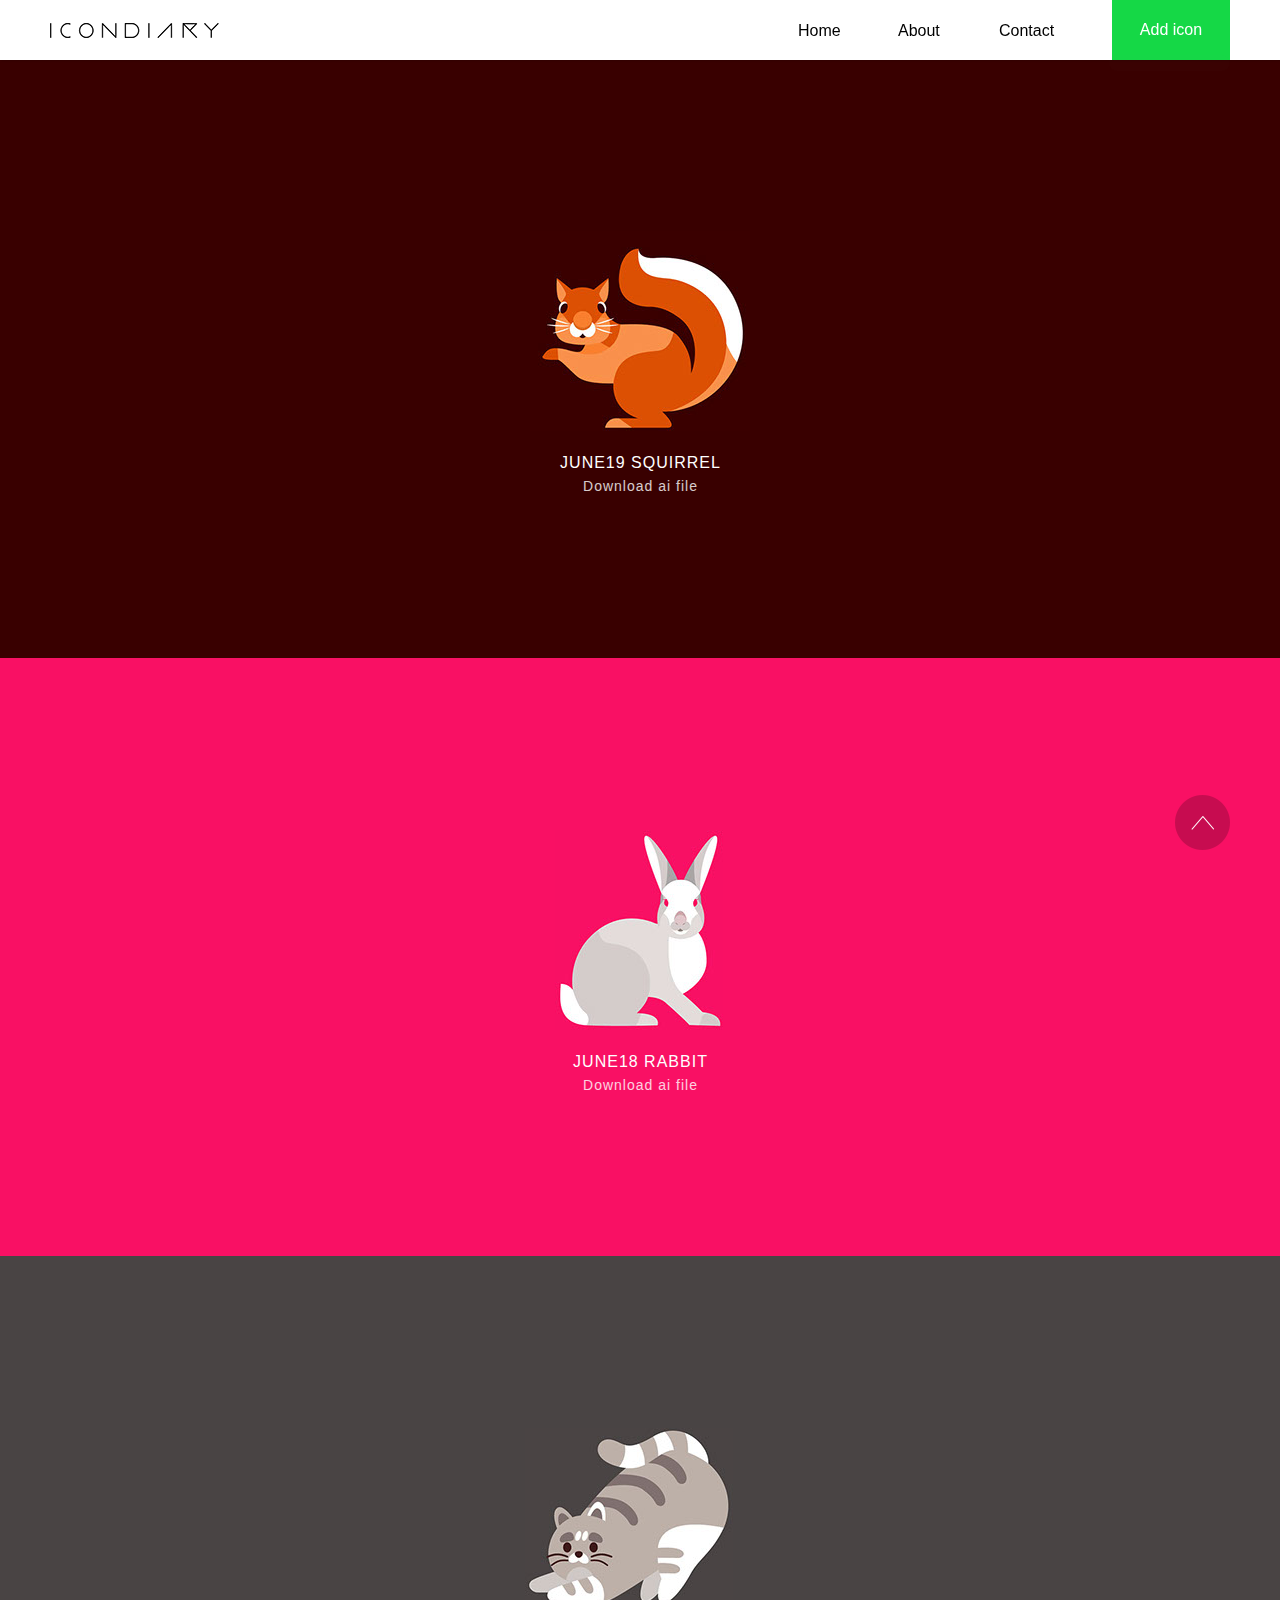
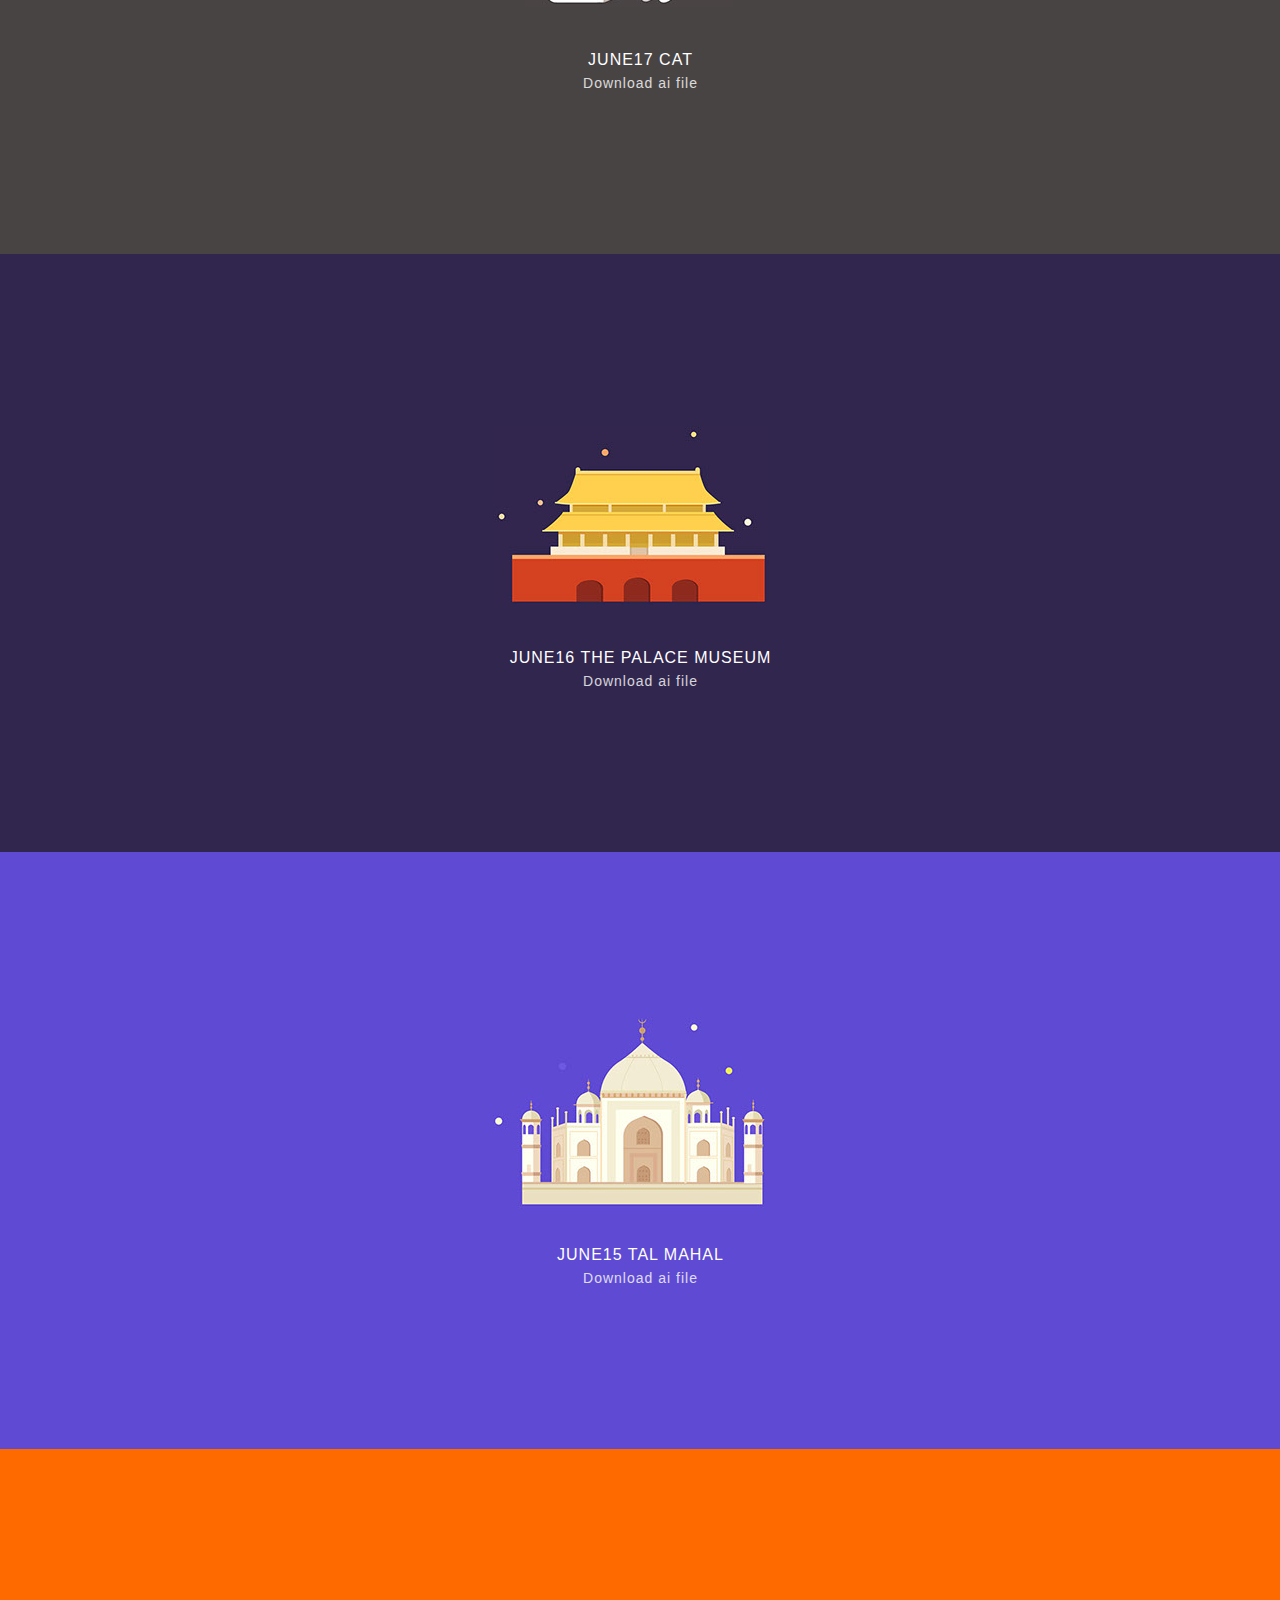
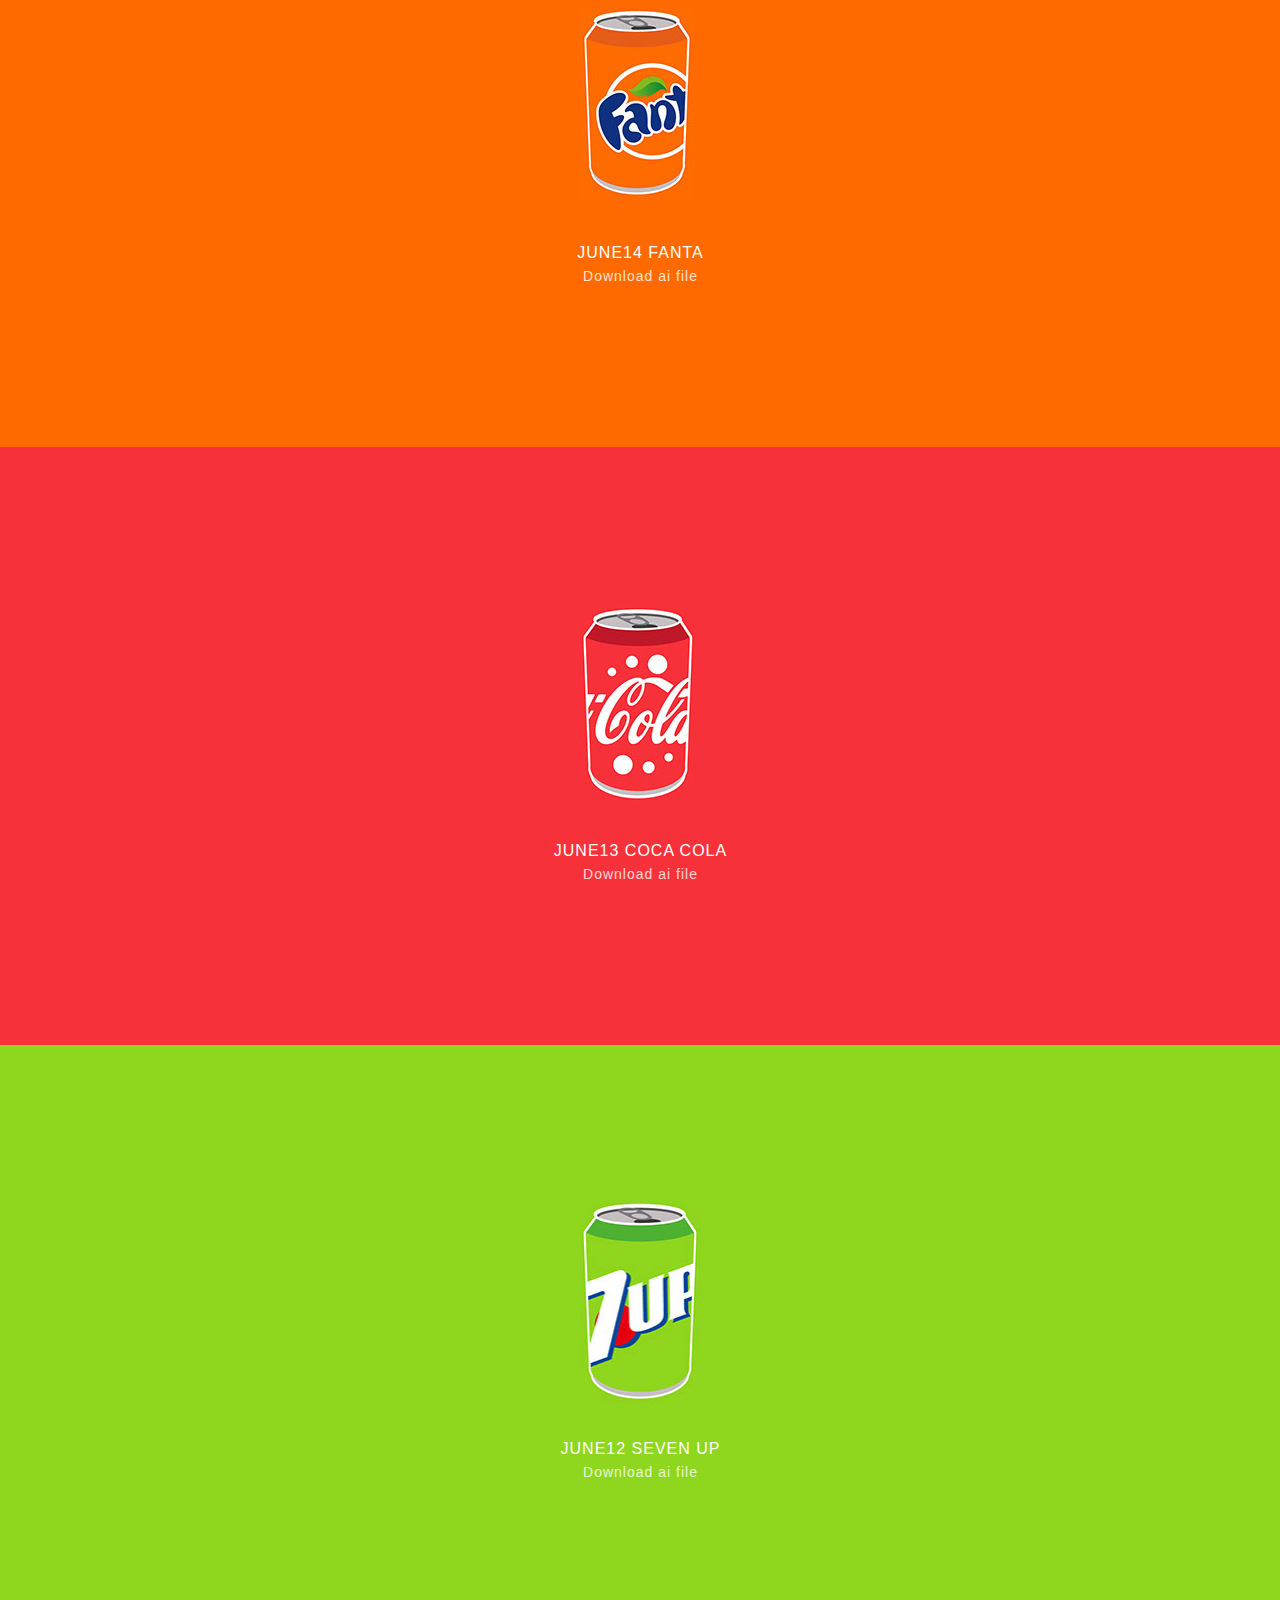
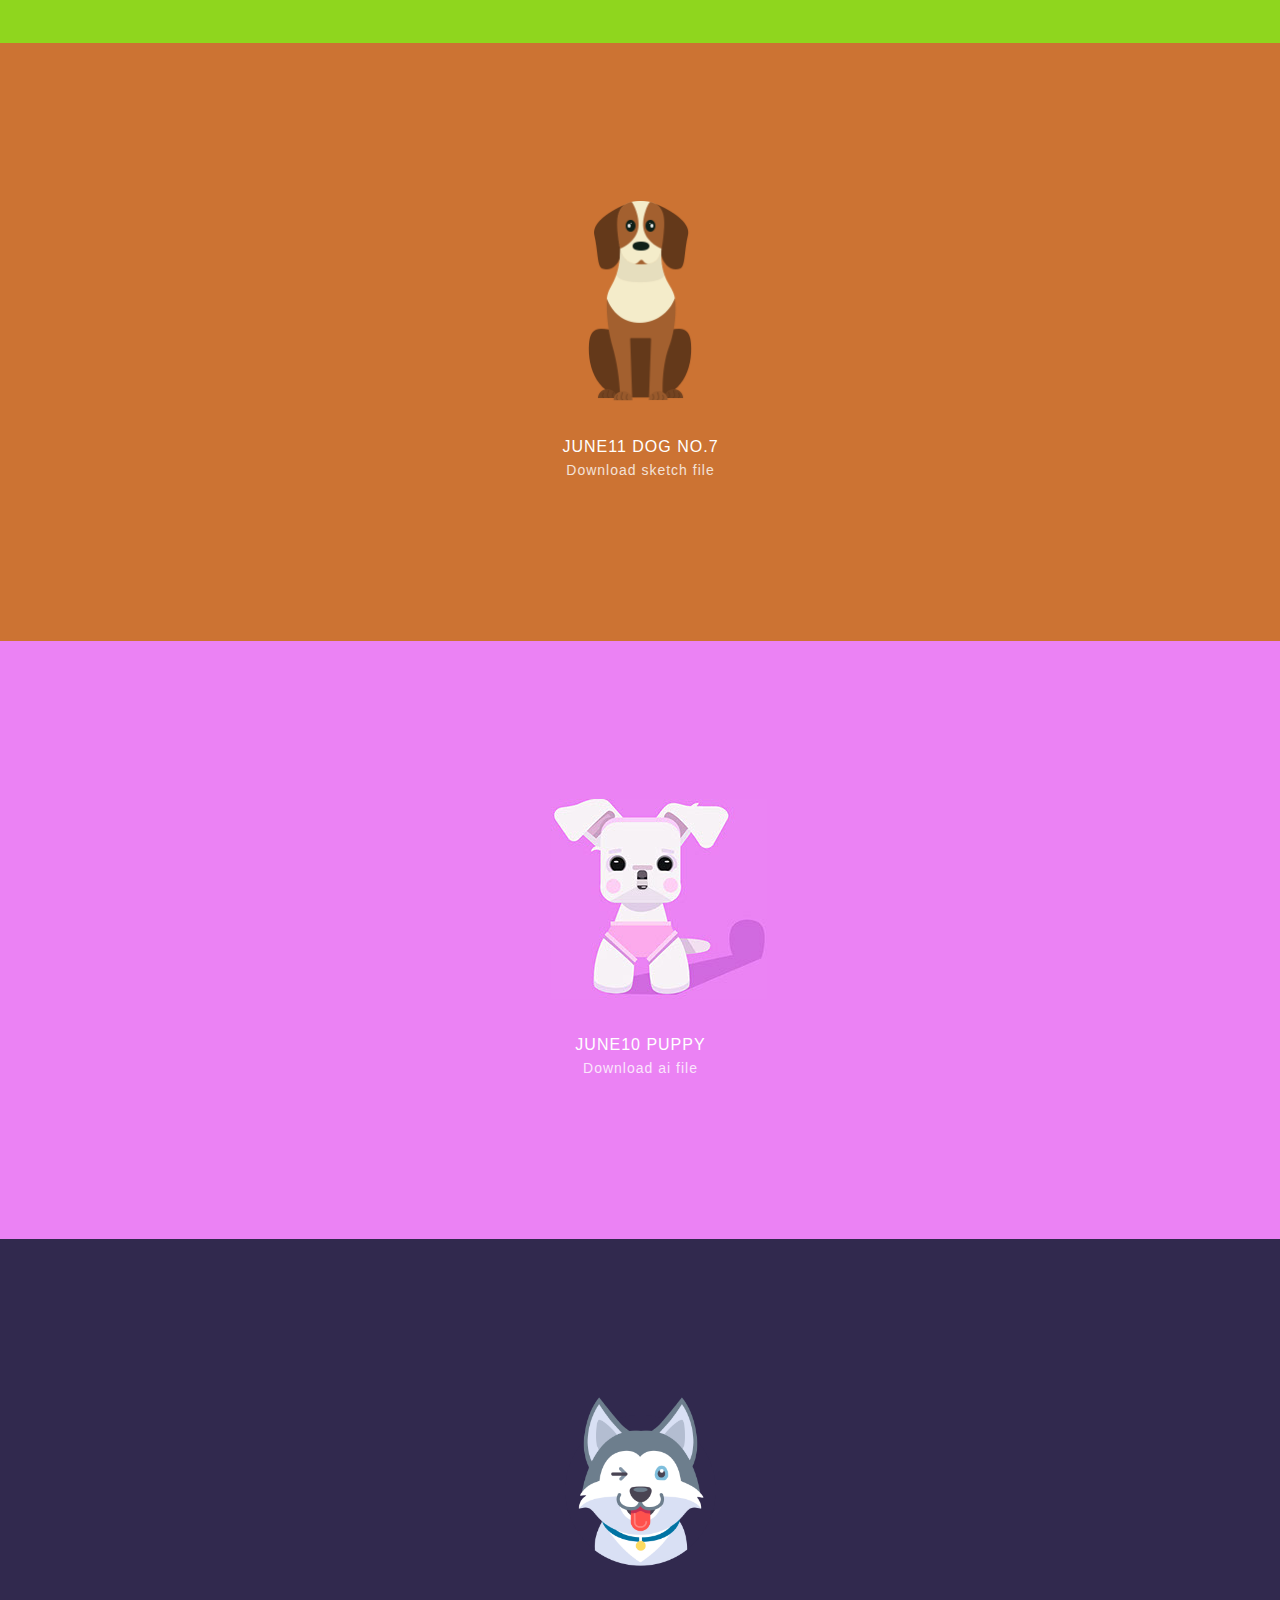
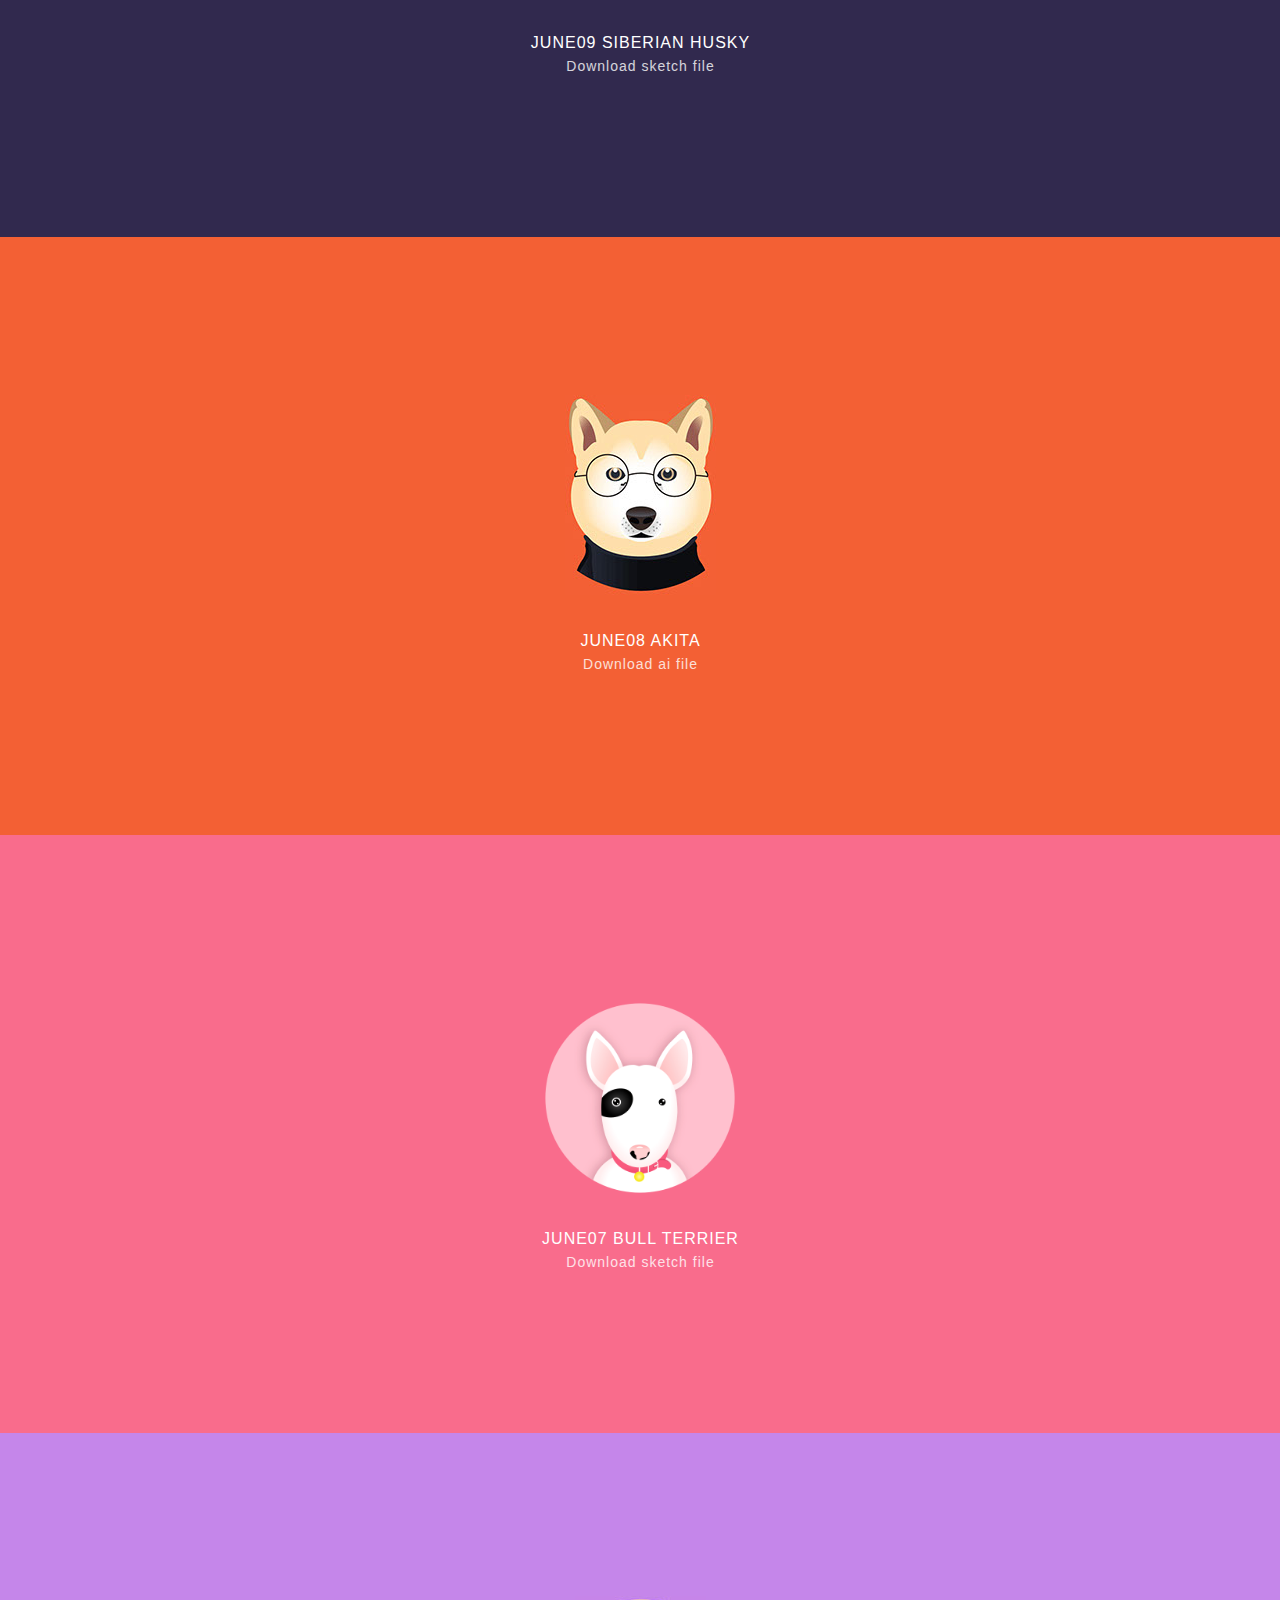
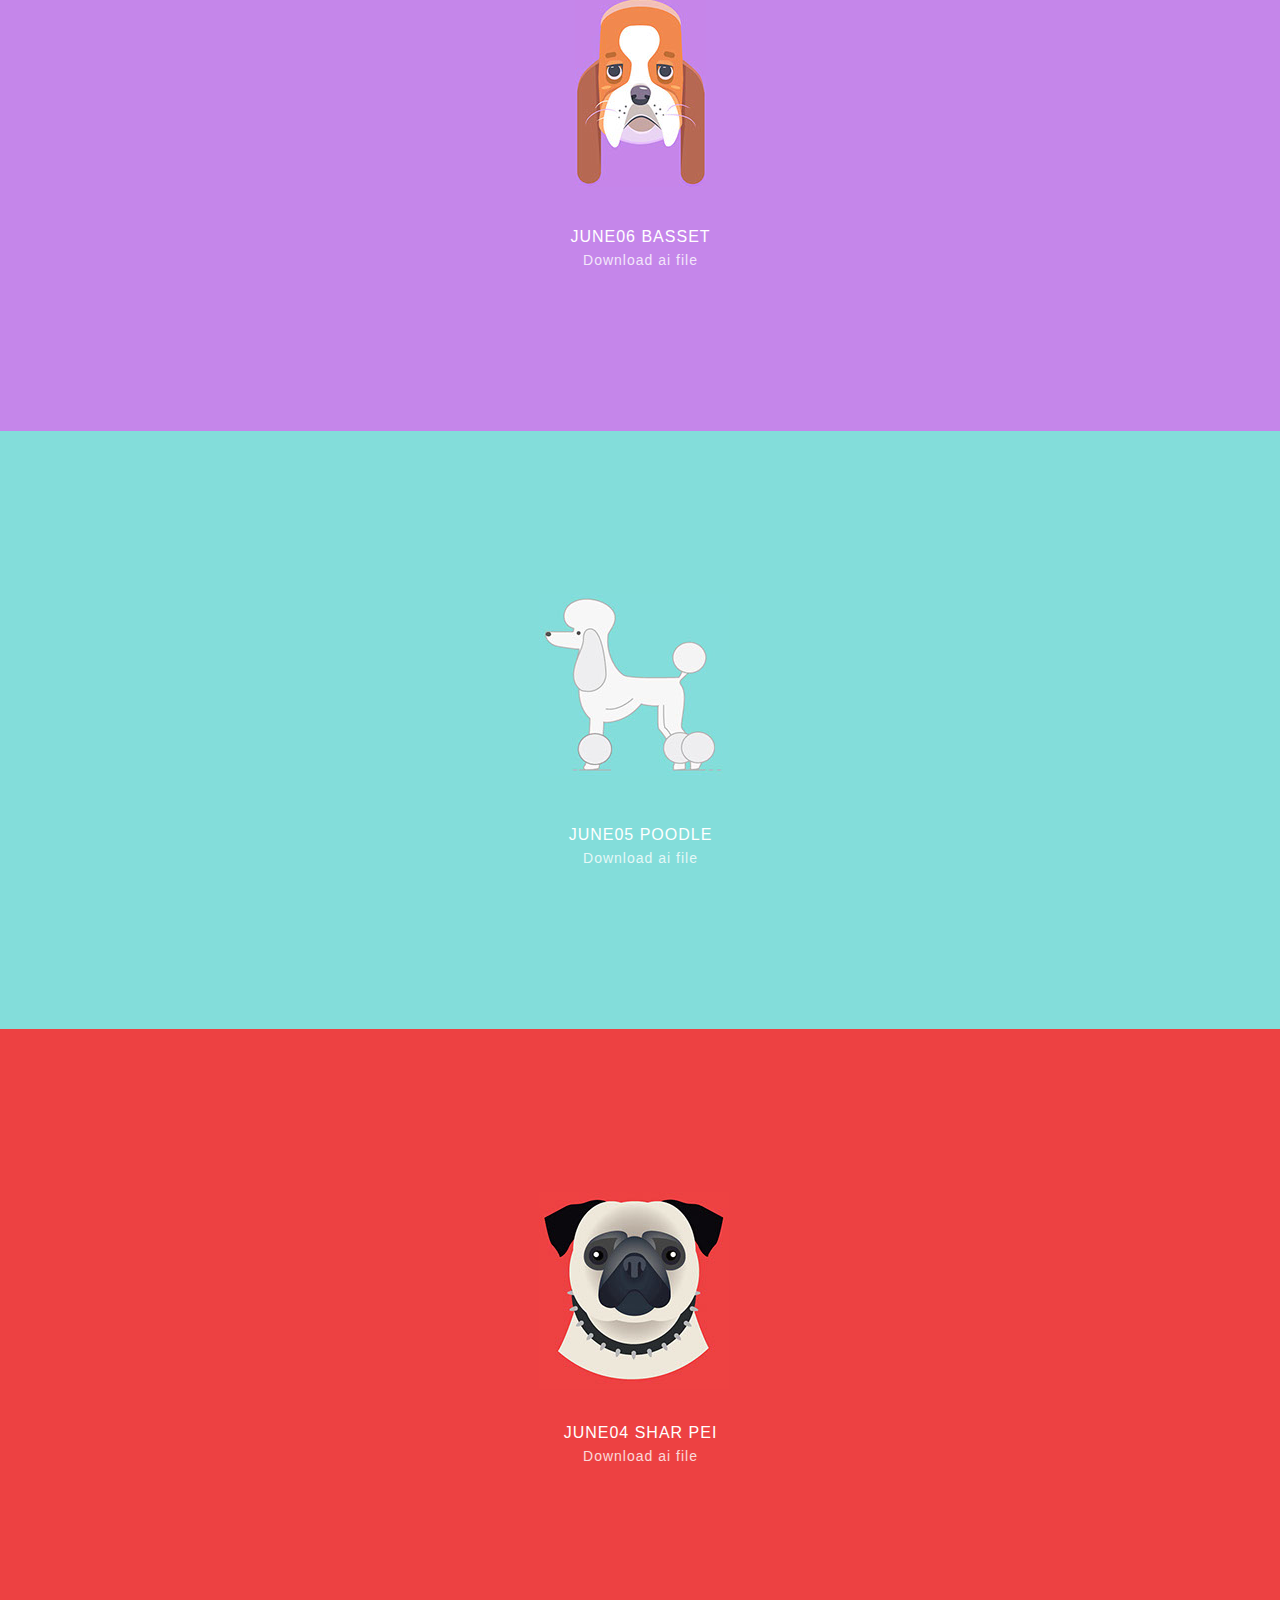
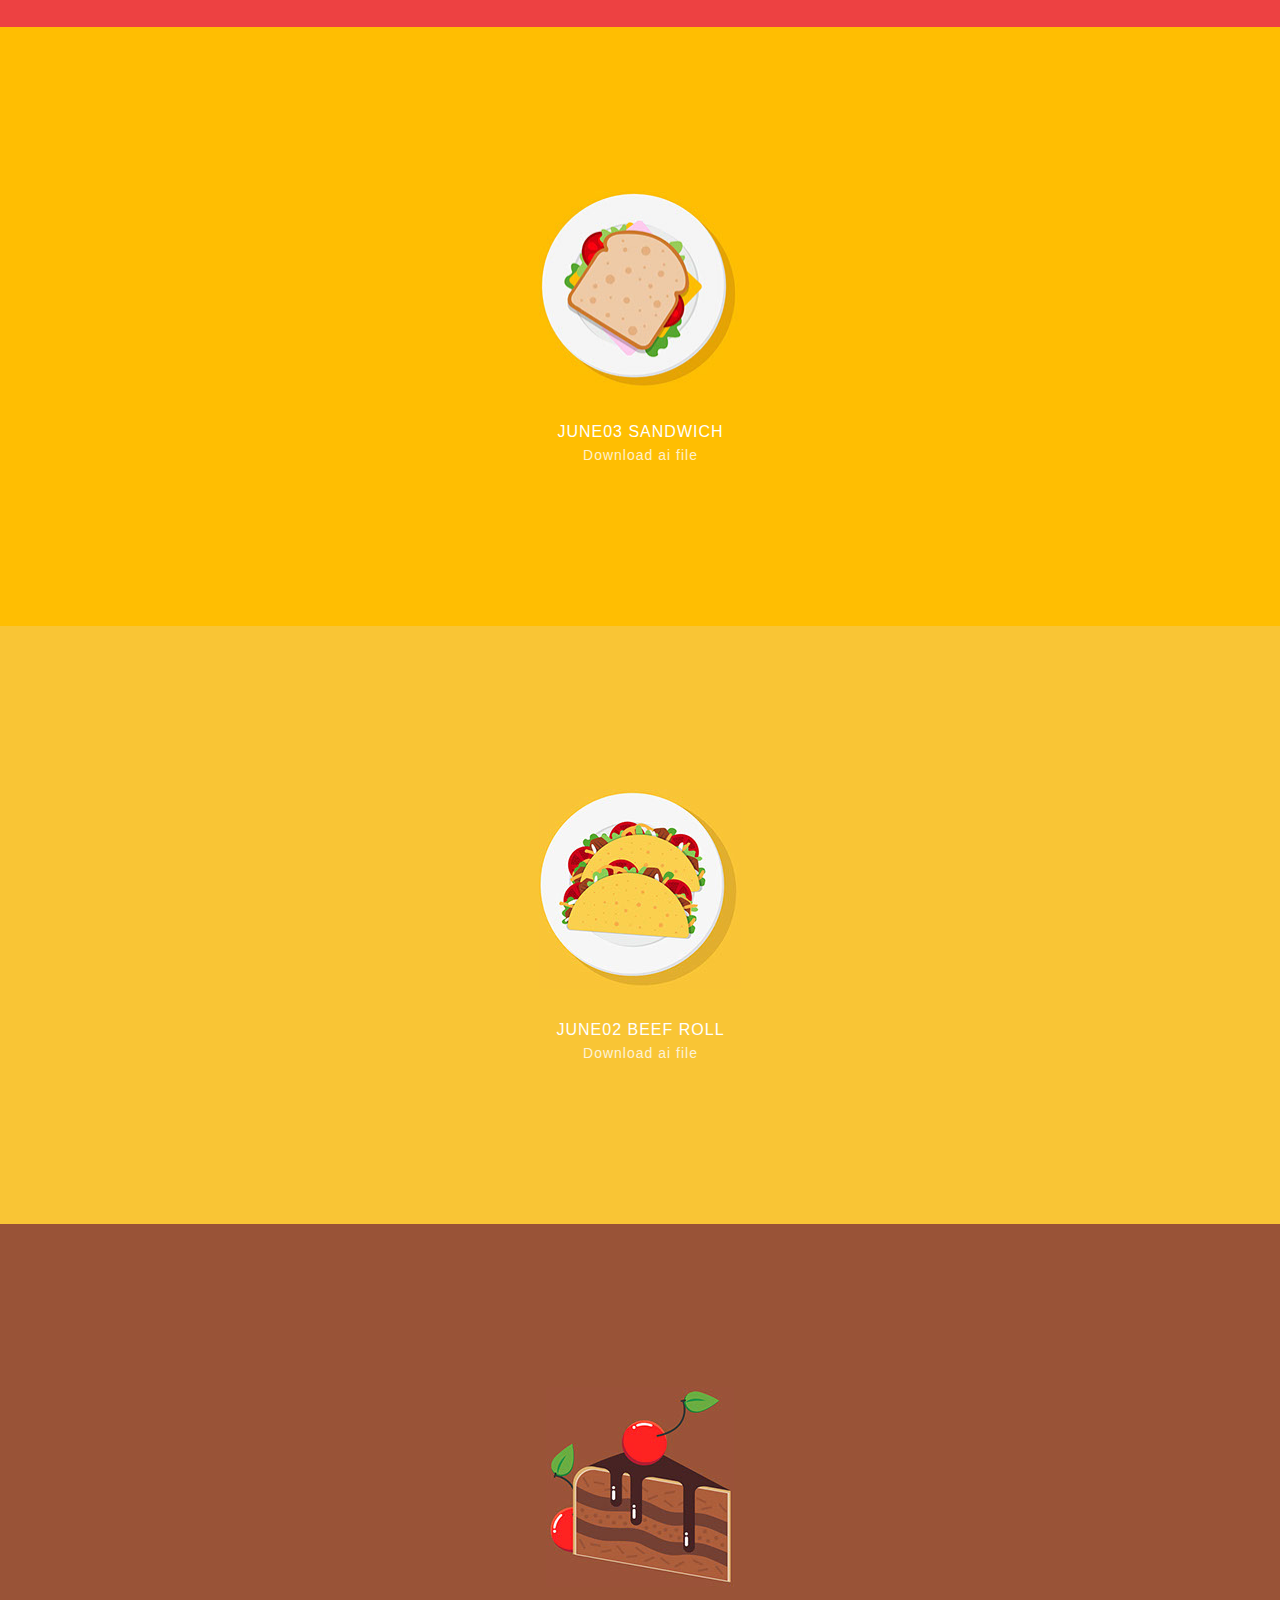
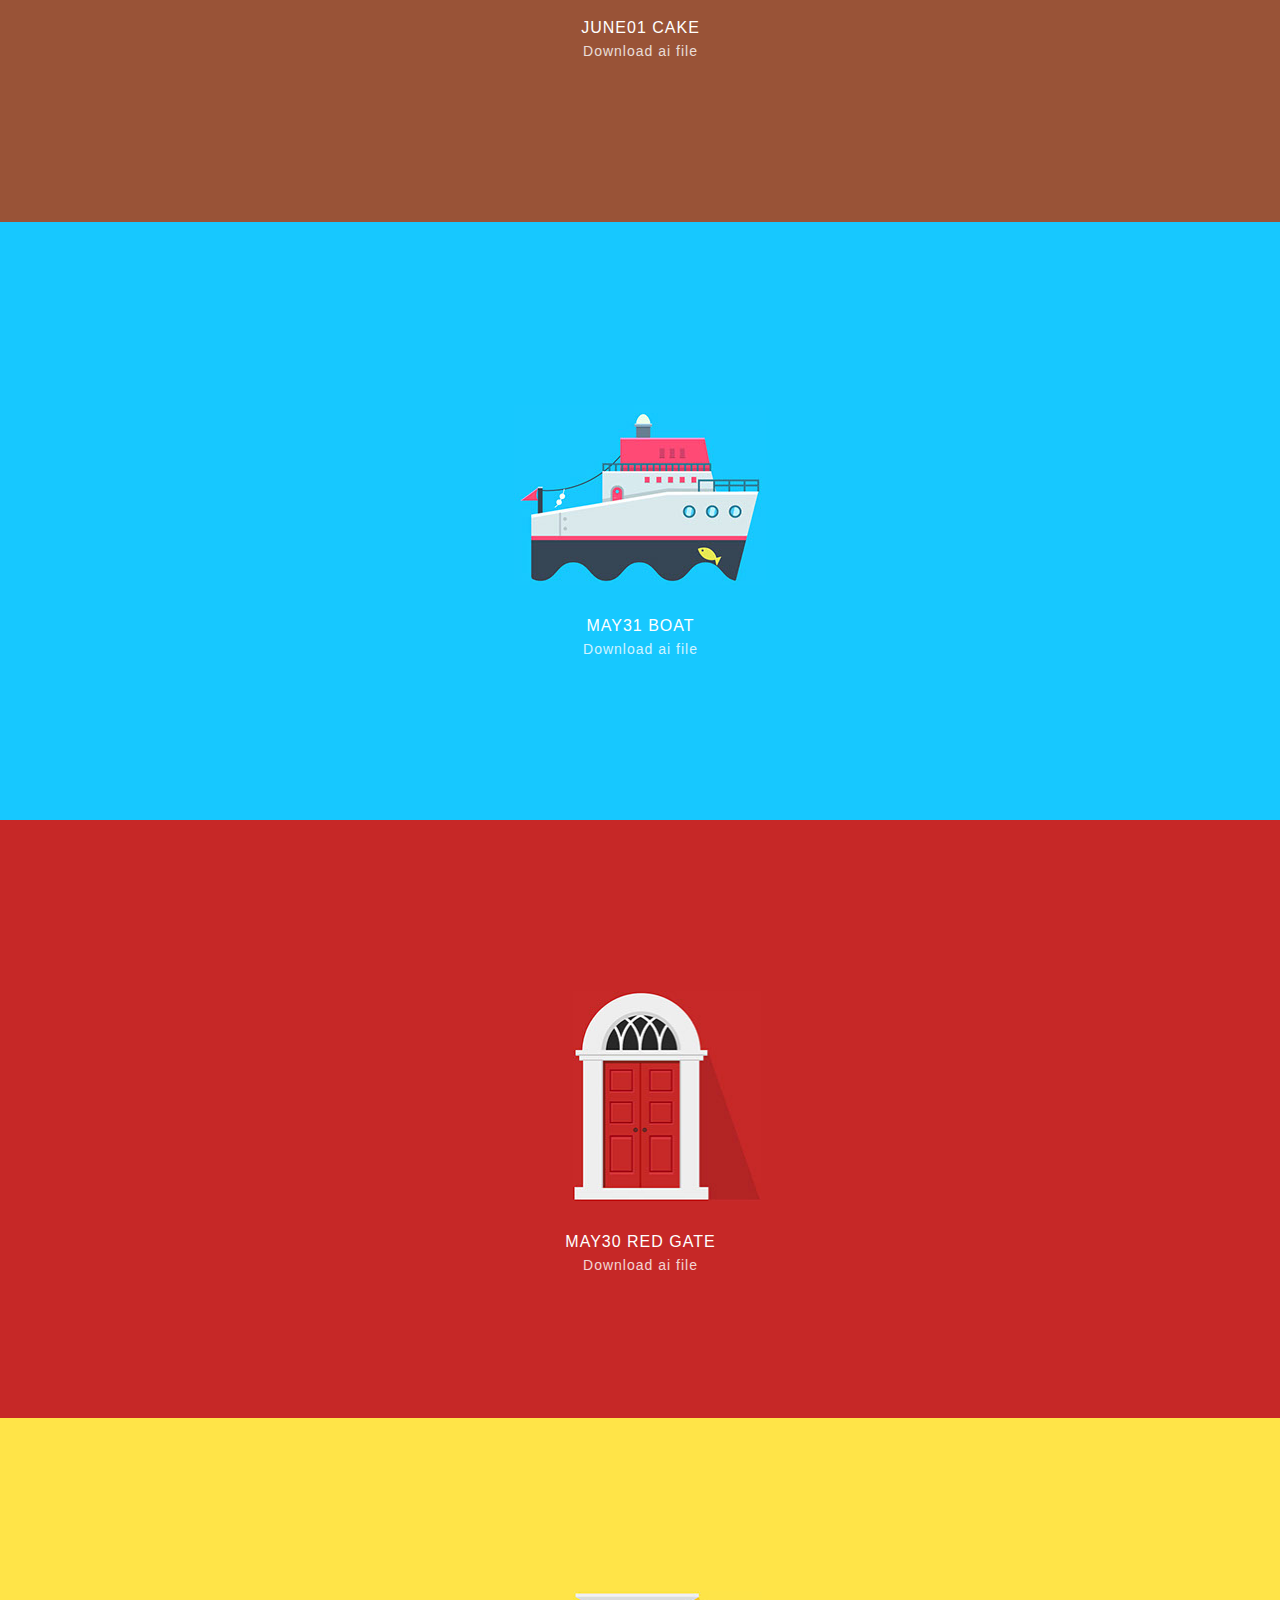
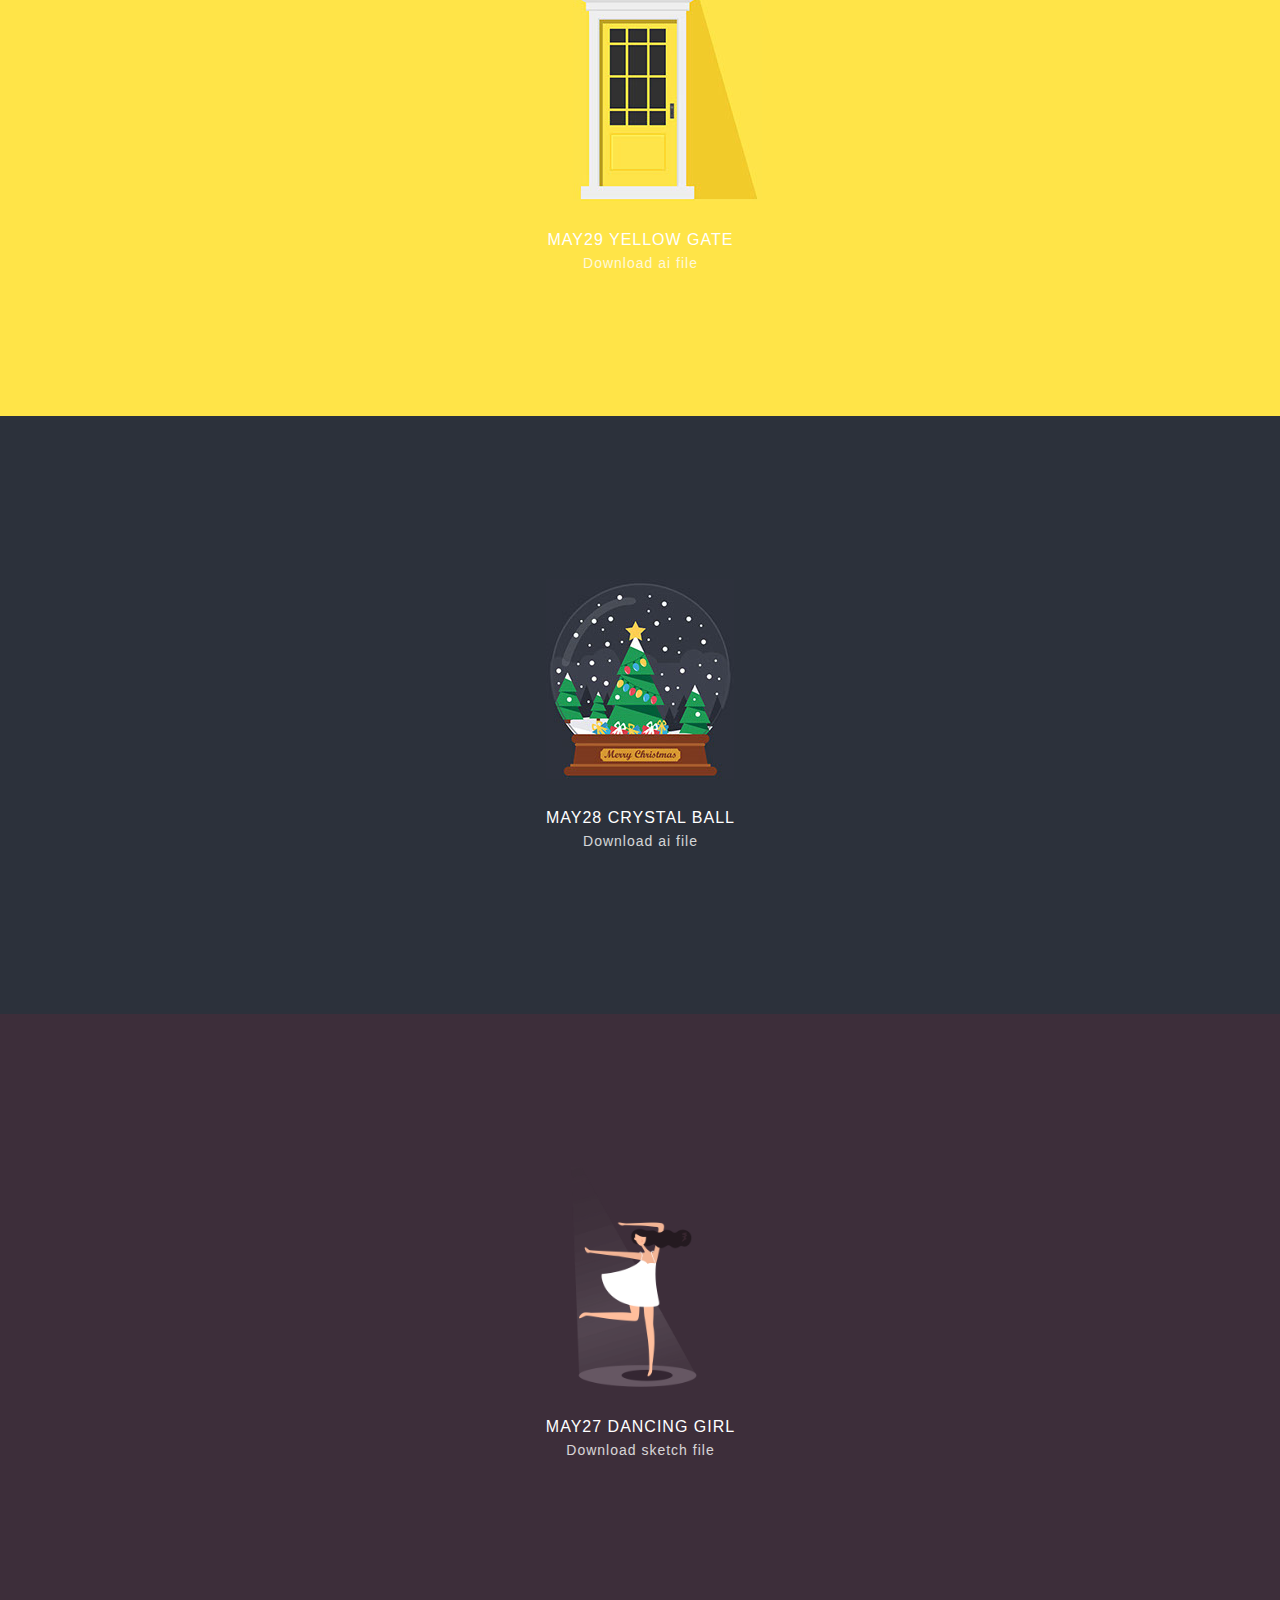
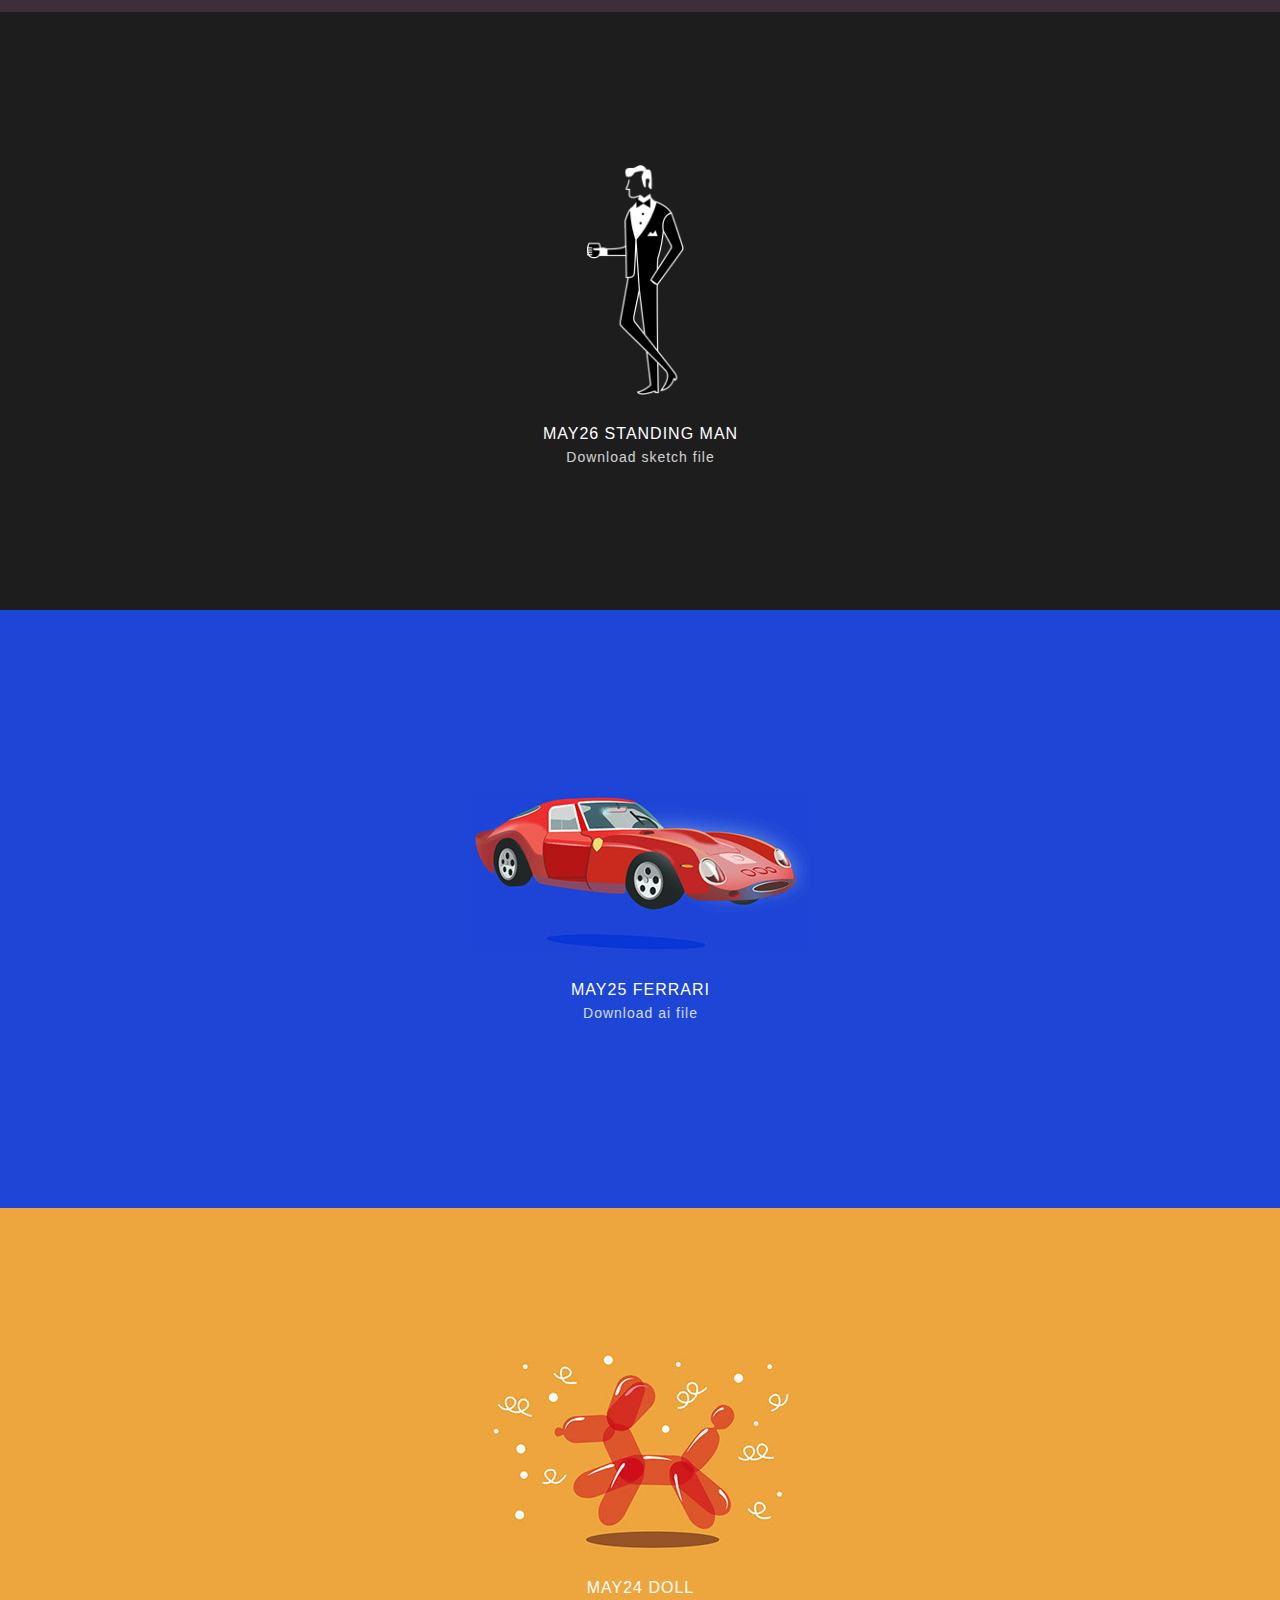
<file: index.html>
<!DOCTYPE html>
<html class="nojs html css_verticalspacer" lang="zh-TW">
 <head>

  <meta http-equiv="Content-type" content="text/html;charset=UTF-8"/>
  <meta name="description" content="icondiary365.com-每天一个免费图标 Icondiary is a design project run by ChuanHu Du、YiTing Dong and Ying Wang.Every day in 2017, we’ll post a new icon, exploring various styles to practice design and technique.These icons will be free to use."/>
  <meta name="keywords" content="图标，设计，图标设计，ui，ui设计，icon，icon design，平面设计，graphic design，"/>
  <meta name="generator" content="2017.0.0.363"/>
  <meta name="viewport" content="width=device-width, initial-scale=1.0"/>
  
  <script type="text/javascript">
   // Update the 'nojs'/'js' class on the html node
document.documentElement.className = document.documentElement.className.replace(/\bnojs\b/g, 'js');

// Check that all required assets are uploaded and up-to-date
if(typeof Muse == "undefined") window.Muse = {}; window.Muse.assets = {"required":["museutils.js", "museconfig.js", "webpro.js", "musewpslideshow.js", "jquery.museoverlay.js", "touchswipe.js", "jquery.watch.js", "musewpdisclosure.js", "jquery.museresponsive.js", "require.js", "index.css"], "outOfDate":[]};
</script>
  
  <link rel="shortcut icon" href="images/favicon.ico?crc=4225511874"/>
  <title>Icondiary · A free icon a day</title>
  <!-- CSS -->
  <link rel="stylesheet" type="text/css" href="css/site_global.css?crc=443350757"/>
  <link rel="stylesheet" type="text/css" href="css/master_b-__.css?crc=102636447"/>
  <link rel="stylesheet" type="text/css" href="css/index.css?crc=445137450" id="pagesheet"/>
  <!-- IE-only CSS -->
  <!--[if lt IE 9]>
  <link rel="stylesheet" type="text/css" href="css/iefonts_index.css?crc=3824530138"/>
  <link rel="stylesheet" type="text/css" href="css/nomq_preview_master_b-__.css?crc=79565869"/>
  <link rel="stylesheet" type="text/css" href="css/nomq_index.css?crc=3890697173" id="nomq_pagesheet"/>
  <![endif]-->
  <!-- Other scripts -->
  <script type="text/javascript">
   var __adobewebfontsappname__ = "muse";
</script>
  <!-- JS includes -->
  <script type="text/javascript">
   document.write('\x3Cscript src="' + (document.location.protocol == 'https:' ? 'https:' : 'http:') + '//webfonts.creativecloud.com/source-sans-pro:n3,n4:default.js" type="text/javascript">\x3C/script>');
</script>
   </head>
 <body>

  <div class="breakpoint active" id="bp_infinity" data-min-width="769"><!-- responsive breakpoint node -->
   <div class="clearfix borderbox" id="page"><!-- column -->
    <div class="clearfix colelem" id="pu742"><!-- group -->
     <div class="browser_width shared_content" id="u742-bw" data-content-guid="u742-bw_content">
      <div class="shadow" id="u742"><!-- simple frame --></div>
     </div>
     <a class="nonblock nontext" id="u8885" href="mailto:icondiary@gmail.com"><!-- simple frame --></a>
    </div>
    <a class="anchor_item colelem shared_content" id="back-to-top" data-content-guid="back-to-top_content"></a>
    <a class="nonblock nontext MuseLinkActive clip_frame pinned-colelem" id="u653" href="index.html"><!-- image --><img class="block temp_no_img_src" id="u653_img" data-orig-src="images/logo%403x.png?crc=3800071064" data-hidpi-src="images/logo%403x_2x.png?crc=3948218236" alt="" width="169" height="15" src="images/blank.gif?crc=4208392903"/></a>
    <a class="nonblock nontext MuseLinkActive clearfix pinned-colelem" id="u17286-4" href="index.html"><!-- content --><p id="u17286-2">Home</p></a>
    <a class="nonblock nontext clearfix pinned-colelem" id="u655-4" href="about-%c2%b7-icondiary.html"><!-- content --><p id="u655-2">About</p></a>
    <a class="nonblock nontext clearfix pinned-colelem" id="u656-4" href="contact-%c2%b7-icondiary.html"><!-- content --><p id="u656-2">Contact</p></a>
    <a class="nonblock nontext clearfix pinned-colelem" id="u8895-4" href="mailto:icondiary@gmail.com"><!-- content --><p id="u8895-2">Add icon</p></a>
    <div class="PamphletWidget clearfix pinned-colelem" id="pamphletu885"><!-- none box -->
     <div class="popup_anchor" id="u890popup">
      <div class="ContainerGroup clearfix" id="u890"><!-- none box -->
       <div class="Container invi rounded-corners clearfix grpelem" id="u891"><!-- group -->
        <div class="clearfix grpelem" id="u892-4"><!-- content -->
         <p><span>Sent me an email with your icon file (ai/svg/sketch)</span></p>
        </div>
       </div>
      </div>
     </div>
     <div class="ThumbGroup clearfix grpelem" id="u886"><!-- none box -->
      <div class="popup_anchor" id="u887popup">
       <div class="Thumb popup_element" id="u887"><!-- simple frame --></div>
      </div>
     </div>
    </div>
    <div class="browser_width colelem shared_content" id="u17253-bw" data-content-guid="u17253-bw_content">
     <div id="u17253"><!-- column -->
      <div class="clearfix" id="u17253_align_to_page">
       <div class="clip_frame colelem" id="u17265"><!-- image -->
        <img class="block temp_no_img_src" id="u17265_img" data-orig-src="images/squirrel%402x.jpg?crc=331185201" data-hidpi-src="images/squirrel%402x_2x.jpg?crc=197422879" alt="" width="220" height="200" src="images/blank.gif?crc=4208392903"/>
       </div>
       <div class="clearfix colelem" id="u17222-4"><!-- content -->
        <p>JUNE19 SQUIRREL</p>
       </div>
       <a class="nonblock nontext clearfix colelem" id="u17246-4" href="assets/0619_squirrel_icondiary365.com.ai" target="_blank"><!-- content --><p>Download ai file</p></a>
      </div>
     </div>
    </div>
    <div class="browser_width colelem shared_content" id="u16866-bw" data-content-guid="u16866-bw_content">
     <div id="u16866"><!-- column -->
      <div class="clearfix" id="u16866_align_to_page">
       <div class="clip_frame colelem" id="u16851"><!-- image -->
        <img class="block temp_no_img_src" id="u16851_img" data-orig-src="images/rabbit%402x.jpg?crc=3884449674" data-hidpi-src="images/rabbit%402x_2x.jpg?crc=4159637540" alt="" width="168" height="200" src="images/blank.gif?crc=4208392903"/>
       </div>
       <div class="clearfix colelem" id="u16844-4"><!-- content -->
        <p>JUNE18 RABBIT</p>
       </div>
       <a class="nonblock nontext clearfix colelem" id="u16835-4" href="assets/0618_rabbit_icondiary365.com.ai" target="_blank"><!-- content --><p>Download ai file</p></a>
      </div>
     </div>
    </div>
    <div class="browser_width colelem shared_content" id="u16797-bw" data-content-guid="u16797-bw_content">
     <div id="u16797"><!-- column -->
      <div class="clearfix" id="u16797_align_to_page">
       <div class="clip_frame colelem" id="u16820"><!-- image -->
        <img class="block temp_no_img_src" id="u16820_img" data-orig-src="images/cat%402x.jpg?crc=3802341664" data-hidpi-src="images/cat%402x_2x.jpg?crc=283898571" alt="" width="208" height="179" src="images/blank.gif?crc=4208392903"/>
       </div>
       <div class="clearfix colelem" id="u16813-4"><!-- content -->
        <p>JUNE17 CAT</p>
       </div>
       <a class="nonblock nontext clearfix colelem" id="u16806-4" href="assets/0617_cat_icondiary365.com.ai" target="_blank"><!-- content --><p>Download ai file</p></a>
      </div>
     </div>
    </div>
    <div class="browser_width colelem shared_content" id="u16738-bw" data-content-guid="u16738-bw_content">
     <div id="u16738"><!-- column -->
      <div class="clearfix" id="u16738_align_to_page">
       <div class="clip_frame colelem" id="u16747"><!-- image -->
        <img class="block temp_no_img_src" id="u16747_img" data-orig-src="images/the-palace-museum%402x.jpg?crc=32912847" data-hidpi-src="images/the-palace-museum%402x_2x.jpg?crc=12765991" alt="" width="276" height="179" src="images/blank.gif?crc=4208392903"/>
       </div>
       <div class="clearfix colelem" id="u16784-4"><!-- content -->
        <p>JUNE16 THE PALACE MUSEUM</p>
       </div>
       <a class="nonblock nontext clearfix colelem" id="u16777-4" href="assets/0616_the-palace-museum_icondiary365.com.ai" target="_blank"><!-- content --><p>Download ai file</p></a>
      </div>
     </div>
    </div>
    <div class="browser_width colelem shared_content" id="u16628-bw" data-content-guid="u16628-bw_content">
     <div id="u16628"><!-- column -->
      <div class="clearfix" id="u16628_align_to_page">
       <div class="clearfix colelem" id="pu16651"><!-- group -->
        <div class="clip_frame grpelem" id="u16651"><!-- image -->
         <img class="block temp_no_img_src" id="u16651_img" data-orig-src="images/fanta%402x.jpg?crc=1381521" data-hidpi-src="images/fanta%402x_2x.jpg?crc=376906596" alt="" width="114" height="193" src="images/blank.gif?crc=4208392903"/>
        </div>
        <div class="clip_frame grpelem" id="u16670"><!-- image -->
         <img class="block temp_no_img_src" id="u16670_img" data-orig-src="images/taj-mahal%402x.jpg?crc=4014233710" data-hidpi-src="images/taj-mahal%402x_2x.jpg?crc=3957088827" alt="" width="276" height="200" src="images/blank.gif?crc=4208392903"/>
        </div>
       </div>
       <div class="clearfix colelem" id="u16644-4"><!-- content -->
        <p>JUNE15 TAL MAHAL</p>
       </div>
       <a class="nonblock nontext clearfix colelem" id="u16637-4" href="assets/0615_taj-mahal_icondiary365.com.ai" target="_blank"><!-- content --><p>Download ai file</p></a>
      </div>
     </div>
    </div>
    <div class="browser_width colelem shared_content" id="u16536-bw" data-content-guid="u16536-bw_content">
     <div id="u16536"><!-- column -->
      <div class="clearfix" id="u16536_align_to_page">
       <div class="clip_frame colelem" id="u16559"><!-- image -->
        <img class="block temp_no_img_src" id="u16559_img" data-orig-src="images/fanta%402x.jpg?crc=1381521" data-hidpi-src="images/fanta%402x_2x.jpg?crc=376906596" alt="" width="114" height="193" src="images/blank.gif?crc=4208392903"/>
       </div>
       <div class="clearfix colelem" id="u16552-4"><!-- content -->
        <p>JUNE14 FANTA</p>
       </div>
       <a class="nonblock nontext clearfix colelem" id="u16545-4" href="assets/0614_fanta_icondiary365.com.ai" target="_blank"><!-- content --><p>Download ai file</p></a>
      </div>
     </div>
    </div>
    <div class="browser_width colelem shared_content" id="u16483-bw" data-content-guid="u16483-bw_content">
     <div id="u16483"><!-- column -->
      <div class="clearfix" id="u16483_align_to_page">
       <div class="clip_frame colelem" id="u16506"><!-- image -->
        <img class="block temp_no_img_src" id="u16506_img" data-orig-src="images/coca-cola%402x.jpg?crc=94059823" data-hidpi-src="images/coca-cola%402x_2x.jpg?crc=453899532" alt="" width="115" height="200" src="images/blank.gif?crc=4208392903"/>
       </div>
       <div class="clearfix colelem" id="u16492-4"><!-- content -->
        <p>JUNE13 COCA COLA</p>
       </div>
       <a class="nonblock nontext clearfix colelem" id="u16499-4" href="assets/0613_coca-cola_icondiary365.com.ai" target="_blank"><!-- content --><p>Download ai file</p></a>
      </div>
     </div>
    </div>
    <div class="browser_width colelem shared_content" id="u16409-bw" data-content-guid="u16409-bw_content">
     <div id="u16409"><!-- column -->
      <div class="clearfix" id="u16409_align_to_page">
       <div class="clip_frame colelem" id="u16463"><!-- image -->
        <img class="block temp_no_img_src" id="u16463_img" data-orig-src="images/seven-up%402x121x200.jpg?crc=375504776" data-hidpi-src="images/seven-up%402x_2x.jpg?crc=114200780" alt="" width="121" height="200" src="images/blank.gif?crc=4208392903"/>
       </div>
       <div class="clearfix colelem shared_content" id="u16433-4" data-content-guid="u16433-4_content"><!-- content -->
        <p>JUNE12 SEVEN UP</p>
       </div>
       <a class="nonblock nontext clearfix colelem shared_content" id="u16440-4" href="assets/0612_seven-up_icondiary365.com.ai" target="_blank" data-content-guid="u16440-4_content"><!-- content --><p>Download ai file</p></a>
      </div>
     </div>
    </div>
    <div class="browser_width colelem shared_content" id="u16344-bw" data-content-guid="u16344-bw_content">
     <div id="u16344"><!-- column -->
      <div class="clearfix" id="u16344_align_to_page">
       <div class="clip_frame colelem" id="u16385"><!-- image -->
        <img class="block temp_no_img_src" id="u16385_img" data-orig-src="images/dog%207.png?crc=4170430638" data-hidpi-src="images/dog%207_2x.png?crc=4170430638" alt="" width="104" height="200" src="images/blank.gif?crc=4208392903"/>
       </div>
       <div class="clearfix colelem" id="u16375-4"><!-- content -->
        <p>JUNE11 DOG NO.7</p>
       </div>
       <a class="nonblock nontext clearfix colelem" id="u16368-4" href="assets/0611_dog-no.7_icondiary365.com.sketch" target="_blank"><!-- content --><p>Download sketch file</p></a>
      </div>
     </div>
    </div>
    <div class="browser_width colelem shared_content" id="u16302-bw" data-content-guid="u16302-bw_content">
     <div id="u16302"><!-- column -->
      <div class="clearfix" id="u16302_align_to_page">
       <div class="clip_frame colelem" id="u16329"><!-- image -->
        <img class="block temp_no_img_src" id="u16329_img" data-orig-src="images/puppy%402x.jpg?crc=4027672000" data-hidpi-src="images/puppy%402x_2x.jpg?crc=323358899" alt="" width="216" height="200" src="images/blank.gif?crc=4208392903"/>
       </div>
       <div class="clearfix colelem" id="u16286-4"><!-- content -->
        <p>JUNE10 PUPPY</p>
       </div>
       <a class="nonblock nontext clearfix colelem" id="u16295-4" href="assets/0610_puppy_icondiary365.com.ai" target="_blank"><!-- content --><p>Download ai file</p></a>
      </div>
     </div>
    </div>
    <div class="browser_width colelem shared_content" id="u16235-bw" data-content-guid="u16235-bw_content">
     <div id="u16235"><!-- column -->
      <div class="clearfix" id="u16235_align_to_page">
       <div class="clip_frame colelem" id="u16244"><!-- image -->
        <img class="block temp_no_img_src" id="u16244_img" data-orig-src="images/siberian%20husky%402x.png?crc=285247038" data-hidpi-src="images/siberian%20husky%402x_2x.png?crc=285247038" alt="" width="151" height="169" src="images/blank.gif?crc=4208392903"/>
       </div>
       <div class="clearfix colelem" id="u16266-4"><!-- content -->
        <p>JUNE09 SIBERIAN HUSKY</p>
       </div>
       <a class="nonblock nontext clearfix colelem" id="u16259-4" href="assets/0609_siberian-husky_icondiary365.com.sketch" target="_blank"><!-- content --><p>Download sketch file</p></a>
      </div>
     </div>
    </div>
    <div class="browser_width colelem shared_content" id="u16172-bw" data-content-guid="u16172-bw_content">
     <div id="u16172"><!-- column -->
      <div class="clearfix" id="u16172_align_to_page">
       <div class="clip_frame colelem" id="u16219"><!-- image -->
        <img class="block temp_no_img_src" id="u16219_img" data-orig-src="images/akita%402x.jpg?crc=247877822" data-hidpi-src="images/akita%402x_2x.jpg?crc=4199730056" alt="" width="151" height="200" src="images/blank.gif?crc=4208392903"/>
       </div>
       <div class="clearfix colelem" id="u16181-4"><!-- content -->
        <p>JUNE08 AKITA</p>
       </div>
       <a class="nonblock nontext clearfix colelem" id="u16188-4" href="assets/0608_akita_icondiary365.com.ai" target="_blank"><!-- content --><p>Download ai file</p></a>
      </div>
     </div>
    </div>
    <div class="browser_width colelem shared_content" id="u16063-bw" data-content-guid="u16063-bw_content">
     <div id="u16063"><!-- column -->
      <div class="clearfix" id="u16063_align_to_page">
       <div class="clip_frame colelem" id="u16107"><!-- image -->
        <img class="block temp_no_img_src" id="u16107_img" data-orig-src="images/bull%20terrier%402x.png?crc=4095661209" data-hidpi-src="images/bull%20terrier%402x_2x.png?crc=4095661209" alt="" width="190" height="190" src="images/blank.gif?crc=4208392903"/>
       </div>
       <div class="clearfix colelem" id="u16079-4"><!-- content -->
        <p>JUNE07 BULL TERRIER</p>
       </div>
       <a class="nonblock nontext clearfix colelem" id="u16072-4" href="assets/0607_bull-terrier_icondiary365.com.sketch" target="_blank"><!-- content --><p>Download sketch file</p></a>
      </div>
     </div>
    </div>
    <div class="browser_width colelem shared_content" id="u16004-bw" data-content-guid="u16004-bw_content">
     <div id="u16004"><!-- column -->
      <div class="clearfix" id="u16004_align_to_page">
       <div class="clip_frame colelem" id="u16027"><!-- image -->
        <img class="block temp_no_img_src" id="u16027_img" data-orig-src="images/basset%402x.jpg?crc=283595996" data-hidpi-src="images/basset%402x_2x.jpg?crc=4088497950" alt="" width="131" height="191" src="images/blank.gif?crc=4208392903"/>
       </div>
       <div class="clearfix colelem" id="u16020-4"><!-- content -->
        <p>JUNE06 BASSET</p>
       </div>
       <a class="nonblock nontext clearfix colelem" id="u16013-4" href="assets/0606_basset_icondiary365.com.ai" target="_blank"><!-- content --><p>Download ai file</p></a>
      </div>
     </div>
    </div>
    <div class="browser_width colelem shared_content" id="u15943-bw" data-content-guid="u15943-bw_content">
     <div id="u15943"><!-- column -->
      <div class="clearfix" id="u15943_align_to_page">
       <div class="clip_frame colelem" id="u15959"><!-- image -->
        <img class="block temp_no_img_src" id="u15959_img" data-orig-src="images/poodle2%402x.jpg?crc=59575921" alt="" width="190" height="182" src="images/blank.gif?crc=4208392903"/>
       </div>
       <div class="clearfix colelem" id="u15952-4"><!-- content -->
        <p>JUNE05 POODLE</p>
       </div>
       <a class="nonblock nontext clearfix colelem" id="u15974-4" href="assets/0605_poodle_icondiary365.com.ai" target="_blank"><!-- content --><p>Download ai file</p></a>
      </div>
     </div>
    </div>
    <div class="browser_width colelem shared_content" id="u15560-bw" data-content-guid="u15560-bw_content">
     <div id="u15560"><!-- column -->
      <div class="clearfix" id="u15560_align_to_page">
       <div class="clip_frame colelem" id="u15576"><!-- image -->
        <img class="block temp_no_img_src" id="u15576_img" data-orig-src="images/shar-pei%402x.jpg?crc=355662007" data-hidpi-src="images/shar-pei%402x_2x.jpg?crc=3900104226" alt="" width="190" height="197" src="images/blank.gif?crc=4208392903"/>
       </div>
       <div class="clearfix colelem" id="u15591-4"><!-- content -->
        <p>JUNE04 SHAR PEI</p>
       </div>
       <a class="nonblock nontext clearfix colelem" id="u15569-4" href="assets/0604_shar-pei_icondiary365.com.ai" target="_blank"><!-- content --><p>Download ai file</p></a>
      </div>
     </div>
    </div>
    <div class="browser_width colelem shared_content" id="u15495-bw" data-content-guid="u15495-bw_content">
     <div id="u15495"><!-- column -->
      <div class="clearfix" id="u15495_align_to_page">
       <div class="clip_frame colelem" id="u15518"><!-- image -->
        <img class="block temp_no_img_src" id="u15518_img" data-orig-src="images/sandwich%402x.jpg?crc=430596907" data-hidpi-src="images/sandwich%402x_2x.jpg?crc=4061562220" alt="" width="200" height="197" src="images/blank.gif?crc=4208392903"/>
       </div>
       <div class="clearfix colelem" id="u15511-4"><!-- content -->
        <p>JUNE03 SANDWICH</p>
       </div>
       <a class="nonblock nontext clearfix colelem" id="u15504-4" href="assets/0603_sandwich_icondiary365.com.ai" target="_blank"><!-- content --><p>Download ai file</p></a>
      </div>
     </div>
    </div>
    <div class="browser_width colelem shared_content" id="u15427-bw" data-content-guid="u15427-bw_content">
     <div id="u15427"><!-- column -->
      <div class="clearfix" id="u15427_align_to_page">
       <div class="clip_frame colelem" id="u15479"><!-- image -->
        <img class="block temp_no_img_src" id="u15479_img" data-orig-src="images/beef-roll%402x.jpg?crc=3978346824" data-hidpi-src="images/beef-roll%402x_2x.jpg?crc=109759892" alt="" width="202" height="200" src="images/blank.gif?crc=4208392903"/>
       </div>
       <div class="clearfix colelem" id="u15458-4"><!-- content -->
        <p>JUNE02 BEEF ROLL</p>
       </div>
       <a class="nonblock nontext clearfix colelem" id="u15436-4" href="assets/0602_beef-roll_icondiary365.com.ai" target="_blank"><!-- content --><p>Download ai file</p></a>
      </div>
     </div>
    </div>
    <div class="browser_width colelem shared_content" id="u15363-bw" data-content-guid="u15363-bw_content">
     <div id="u15363"><!-- column -->
      <div class="clearfix" id="u15363_align_to_page">
       <div class="clip_frame colelem" id="u15405"><!-- image -->
        <img class="block temp_no_img_src" id="u15405_img" data-orig-src="images/cake%402x.jpg?crc=3777672080" data-hidpi-src="images/cake%402x_2x.jpg?crc=3804539259" alt="" width="188" height="200" src="images/blank.gif?crc=4208392903"/>
       </div>
       <div class="clearfix colelem" id="u15394-4"><!-- content -->
        <p>JUNE01 CAKE</p>
       </div>
       <a class="nonblock nontext clearfix colelem" id="u15372-4" href="assets/0601_cake_icondiary365.com.ai" target="_blank"><!-- content --><p>Download ai file</p></a>
      </div>
     </div>
    </div>
    <div class="browser_width colelem shared_content" id="u15271-bw" data-content-guid="u15271-bw_content">
     <div id="u15271"><!-- column -->
      <div class="clearfix" id="u15271_align_to_page">
       <div class="clip_frame colelem" id="u15311"><!-- image -->
        <img class="block temp_no_img_src" id="u15311_img" data-orig-src="images/boat%402x253x180.jpg?crc=3992055103" data-hidpi-src="images/boat%402x253x180_2x.jpg?crc=484307450" alt="" width="252" height="180" src="images/blank.gif?crc=4208392903"/>
       </div>
       <div class="clearfix colelem shared_content" id="u15280-4" data-content-guid="u15280-4_content"><!-- content -->
        <p>MAY31 BOAT</p>
       </div>
       <a class="nonblock nontext clearfix colelem shared_content" id="u15287-4" href="assets/0531_boat_icondiary365.com.ai" target="_blank" data-content-guid="u15287-4_content"><!-- content --><p>Download ai file</p></a>
      </div>
     </div>
    </div>
    <div class="browser_width colelem shared_content" id="u14709-bw" data-content-guid="u14709-bw_content">
     <div id="u14709"><!-- column -->
      <div class="clearfix" id="u14709_align_to_page">
       <div class="clip_frame colelem" id="u14747"><!-- image -->
        <img class="block temp_no_img_src" id="u14747_img" data-orig-src="images/red%20gate%402x.jpg?crc=4116294686" data-hidpi-src="images/red%20gate%402x_2x.jpg?crc=388552206" alt="" width="188" height="210" src="images/blank.gif?crc=4208392903"/>
       </div>
       <div class="clearfix colelem" id="u14740-4"><!-- content -->
        <p>MAY30 RED GATE</p>
       </div>
       <a class="nonblock nontext clearfix colelem" id="u14733-4" href="assets/0530_red-gate_icondiary365.com.ai" target="_blank"><!-- content --><p>Download ai file</p></a>
      </div>
     </div>
    </div>
    <div class="browser_width colelem shared_content" id="u14612-bw" data-content-guid="u14612-bw_content">
     <div id="u14612"><!-- column -->
      <div class="clearfix" id="u14612_align_to_page">
       <div class="clip_frame colelem" id="u14650"><!-- image -->
        <img class="block temp_no_img_src" id="u14650_img" data-orig-src="images/yellow-gate%402x.jpg?crc=4068083772" data-hidpi-src="images/yellow-gate%402x_2x.jpg?crc=74781768" alt="" width="189" height="210" src="images/blank.gif?crc=4208392903"/>
       </div>
       <div class="clearfix colelem" id="u14636-4"><!-- content -->
        <p>MAY29 YELLOW GATE</p>
       </div>
       <a class="nonblock nontext clearfix colelem" id="u14643-4" href="assets/0529_yellow-gate_icondiary365.com.ai" target="_blank"><!-- content --><p>Download ai file</p></a>
      </div>
     </div>
    </div>
    <div class="browser_width colelem" id="u14482-bw">
     <div id="u14482"><!-- column -->
      <div class="clearfix" id="u14482_align_to_page">
       <div class="clip_frame colelem" id="u14522"><!-- image -->
        <img class="block temp_no_img_src" id="u14522_img" data-orig-src="images/crystal-ball%402x.jpg?crc=497148007" data-hidpi-src="images/crystal-ball%402x_2x.jpg?crc=3998875914" alt="" width="188" height="200" src="images/blank.gif?crc=4208392903"/>
       </div>
       <div class="clearfix colelem shared_content" id="u14491-4" data-content-guid="u14491-4_content"><!-- content -->
        <p>MAY28 CRYSTAL BALL</p>
       </div>
       <a class="nonblock nontext clearfix colelem shared_content" id="u14513-4" href="assets/0528_crystal-ball_icondiary365.com.ai" target="_blank" data-content-guid="u14513-4_content"><!-- content --><p>Download ai file</p></a>
      </div>
     </div>
    </div>
    <div class="browser_width colelem shared_content" id="u14414-bw" data-content-guid="u14414-bw_content">
     <div id="u14414"><!-- column -->
      <div class="clearfix" id="u14414_align_to_page">
       <div class="clip_frame colelem" id="u14468"><!-- image -->
        <img class="block temp_no_img_src" id="u14468_img" data-orig-src="images/dancing%20girl%402x.png?crc=291525979" data-hidpi-src="images/dancing%20girl%402x_2x.png?crc=291525979" alt="" width="126" height="220" src="images/blank.gif?crc=4208392903"/>
       </div>
       <div class="clearfix colelem" id="u14430-4"><!-- content -->
        <p>MAY27 DANCING GIRL</p>
       </div>
       <a class="nonblock nontext clearfix colelem" id="u14423-4" href="assets/0527_dancing-girl_icondiary365.com.sketch" target="_blank"><!-- content --><p>Download sketch file</p></a>
      </div>
     </div>
    </div>
    <div class="browser_width colelem" id="u14359-bw">
     <div id="u14359"><!-- column -->
      <div class="clearfix" id="u14359_align_to_page">
       <div class="clip_frame colelem" id="u14399"><!-- image -->
        <img class="block temp_no_img_src" id="u14399_img" data-orig-src="images/standing_man%402x.png?crc=4058881344" data-hidpi-src="images/standing_man%402x_2x.png?crc=4058881344" alt="" width="97" height="230" src="images/blank.gif?crc=4208392903"/>
       </div>
       <div class="clearfix colelem shared_content" id="u14368-4" data-content-guid="u14368-4_content"><!-- content -->
        <p>MAY26 STANDING MAN</p>
       </div>
       <a class="nonblock nontext clearfix colelem shared_content" id="u14375-4" href="assets/0526_standing-man_iocndiary365.com-.sketch" target="_blank" data-content-guid="u14375-4_content"><!-- content --><p>Download sketch file</p></a>
      </div>
     </div>
    </div>
    <div class="browser_width colelem shared_content" id="u14303-bw" data-content-guid="u14303-bw_content">
     <div id="u14303"><!-- column -->
      <div class="clearfix" id="u14303_align_to_page">
       <div class="clip_frame colelem" id="u14341"><!-- image -->
        <img class="block temp_no_img_src" id="u14341_img" data-orig-src="images/ferrari%402x.jpg?crc=3866373241" data-hidpi-src="images/ferrari%402x_2x.jpg?crc=97215017" alt="" width="337" height="159" src="images/blank.gif?crc=4208392903"/>
       </div>
       <div class="clearfix colelem shared_content" id="u14327-4" data-content-guid="u14327-4_content"><!-- content -->
        <p>MAY25 FERRARI</p>
       </div>
       <a class="nonblock nontext clearfix colelem shared_content" id="u14334-4" href="assets/0525_ferrari_icondiary365.com.ai" target="_blank" data-content-guid="u14334-4_content"><!-- content --><p>Download ai file</p></a>
      </div>
     </div>
    </div>
    <div class="browser_width colelem" id="u14209-bw">
     <div id="u14209"><!-- column -->
      <div class="clearfix" id="u14209_align_to_page">
       <div class="clip_frame colelem" id="u14247"><!-- image -->
        <img class="block temp_no_img_src" id="u14247_img" data-orig-src="images/doll%402x.jpg?crc=274232325" data-hidpi-src="images/doll%402x_2x.jpg?crc=124383363" alt="" width="307" height="200" src="images/blank.gif?crc=4208392903"/>
       </div>
       <div class="clearfix colelem shared_content" id="u14240-4" data-content-guid="u14240-4_content"><!-- content -->
        <p>MAY24 DOLL</p>
       </div>
       <a class="nonblock nontext clearfix colelem shared_content" id="u14218-4" href="assets/0524_doll_icondiary365.com.ai" target="_blank" data-content-guid="u14218-4_content"><!-- content --><p>Download ai file</p></a>
      </div>
     </div>
    </div>
    <div class="browser_width colelem" id="u14117-bw">
     <div id="u14117"><!-- column -->
      <div class="clearfix" id="u14117_align_to_page">
       <div class="clip_frame colelem" id="u14155"><!-- image -->
        <img class="block temp_no_img_src" id="u14155_img" data-orig-src="images/deer%402x.png?crc=4265866687" data-hidpi-src="images/deer%402x_2x.png?crc=4265866687" alt="" width="200" height="200" src="images/blank.gif?crc=4208392903"/>
       </div>
       <div class="clearfix colelem shared_content" id="u14148-4" data-content-guid="u14148-4_content"><!-- content -->
        <p>MAY23 DEER</p>
       </div>
       <a class="nonblock nontext clearfix colelem shared_content" id="u14141-4" href="assets/0523_deer_icondiary365.com.sketch" target="_blank" data-content-guid="u14141-4_content"><!-- content --><p>Download sketch file</p></a>
      </div>
     </div>
    </div>
    <div class="browser_width colelem" id="u14019-bw">
     <div id="u14019"><!-- column -->
      <div class="clearfix" id="u14019_align_to_page">
       <div class="clip_frame colelem" id="u14059"><!-- image -->
        <img class="block temp_no_img_src" id="u14059_img" data-orig-src="images/bikini%402x.jpg?crc=34814095" data-hidpi-src="images/bikini%402x_2x.jpg?crc=3819657225" alt="" width="129" height="200" src="images/blank.gif?crc=4208392903"/>
       </div>
       <div class="clearfix colelem shared_content" id="u14050-4" data-content-guid="u14050-4_content"><!-- content -->
        <p>MAY22 BIKINI</p>
       </div>
       <a class="nonblock nontext clearfix colelem shared_content" id="u14043-4" href="assets/0522_bikini_icondiary365.com.ai" target="_blank" data-content-guid="u14043-4_content"><!-- content --><p>Download ai file</p></a>
      </div>
     </div>
    </div>
    <div class="browser_width colelem shared_content" id="u13963-bw" data-content-guid="u13963-bw_content">
     <div id="u13963"><!-- column -->
      <div class="clearfix" id="u13963_align_to_page">
       <div class="clip_frame colelem" id="u14005"><!-- image -->
        <img class="block temp_no_img_src" id="u14005_img" data-orig-src="images/sexy%402x.jpg?crc=134269650" data-hidpi-src="images/sexy%402x_2x.jpg?crc=227363400" alt="" width="247" height="160" src="images/blank.gif?crc=4208392903"/>
       </div>
       <div class="clearfix colelem shared_content" id="u13994-4" data-content-guid="u13994-4_content"><!-- content -->
        <p>MAY21 SEXY</p>
       </div>
       <a class="nonblock nontext clearfix colelem shared_content" id="u13987-4" href="assets/0521_sexy_icondiary365.com.ai" target="_blank" data-content-guid="u13987-4_content"><!-- content --><p>Download ai file</p></a>
      </div>
     </div>
    </div>
    <div class="browser_width colelem shared_content" id="u13566-bw" data-content-guid="u13566-bw_content">
     <div id="u13566"><!-- column -->
      <div class="clearfix" id="u13566_align_to_page">
       <div class="clip_frame colelem" id="u13606"><!-- image -->
        <img class="block temp_no_img_src" id="u13606_img" data-orig-src="images/hot-dog%402x.jpg?crc=361816626" data-hidpi-src="images/hot-dog%402x_2x.jpg?crc=141073422" alt="" width="243" height="141" src="images/blank.gif?crc=4208392903"/>
       </div>
       <div class="clearfix colelem shared_content" id="u13582-4" data-content-guid="u13582-4_content"><!-- content -->
        <p>MAY20 HOT DOG</p>
       </div>
       <a class="nonblock nontext clearfix colelem shared_content" id="u13575-4" href="assets/0520_hot-dog_icondiary365.com.ai" target="_blank" data-content-guid="u13575-4_content"><!-- content --><p>Download ai file</p></a>
      </div>
     </div>
    </div>
    <div class="browser_width colelem shared_content" id="u13469-bw" data-content-guid="u13469-bw_content">
     <div id="u13469"><!-- column -->
      <div class="clearfix" id="u13469_align_to_page">
       <div class="clip_frame colelem" id="u13507"><!-- image -->
        <img class="block temp_no_img_src" id="u13507_img" data-orig-src="images/wine%402x.png?crc=419970758" data-hidpi-src="images/wine%402x_2x.png?crc=419970758" alt="" width="131" height="150" src="images/blank.gif?crc=4208392903"/>
       </div>
       <div class="clearfix colelem shared_content" id="u13478-4" data-content-guid="u13478-4_content"><!-- content -->
        <p>MAY19 WINE</p>
       </div>
       <a class="nonblock nontext clearfix colelem shared_content" id="u13500-4" href="assets/0519_wine_icondiary365.com.sketch" target="_blank" data-content-guid="u13500-4_content"><!-- content --><p>Download sketch file</p></a>
      </div>
     </div>
    </div>
    <div class="browser_width colelem" id="u13415-bw">
     <div id="u13415"><!-- column -->
      <div class="clearfix" id="u13415_align_to_page">
       <div class="clip_frame colelem" id="u13455"><!-- image -->
        <img class="block temp_no_img_src" id="u13455_img" data-orig-src="images/jellyfish%402x.png?crc=4240467796" data-hidpi-src="images/jellyfish%402x_2x.png?crc=4240467796" alt="" width="231" height="240" src="images/blank.gif?crc=4208392903"/>
       </div>
       <div class="clearfix colelem shared_content" id="u13446-4" data-content-guid="u13446-4_content"><!-- content -->
        <p>MAY18 JELLYFISH</p>
       </div>
       <a class="nonblock nontext clearfix colelem shared_content" id="u13424-4" href="assets/0518_jellyfish_icondiary365.com.sketch" target="_blank" data-content-guid="u13424-4_content"><!-- content --><p>Download sketch file</p></a>
      </div>
     </div>
    </div>
    <div class="browser_width colelem" id="u13323-bw">
     <div id="u13323"><!-- column -->
      <div class="clearfix" id="u13323_align_to_page">
       <div class="clip_frame colelem" id="u13361"><!-- image -->
        <img class="block temp_no_img_src" id="u13361_img" data-orig-src="images/airplane%402x.jpg?crc=93471258" data-hidpi-src="images/airplane%402x_2x.jpg?crc=519073190" alt="" width="285" height="183" src="images/blank.gif?crc=4208392903"/>
       </div>
       <div class="clearfix colelem shared_content" id="u13347-4" data-content-guid="u13347-4_content"><!-- content -->
        <p>MAY17 AIRPLANE</p>
       </div>
       <a class="nonblock nontext clearfix colelem shared_content" id="u13354-4" href="assets/0517_airplane_icondiary365.com.ai" target="_blank" data-content-guid="u13354-4_content"><!-- content --><p>Download ai file</p></a>
      </div>
     </div>
    </div>
    <div class="browser_width colelem" id="u13229-bw">
     <div id="u13229"><!-- column -->
      <div class="clearfix" id="u13229_align_to_page">
       <div class="clip_frame colelem" id="u13267"><!-- image -->
        <img class="block temp_no_img_src" id="u13267_img" data-orig-src="images/hornbill%402x.jpg?crc=4053031992" data-hidpi-src="images/hornbill%402x_2x.jpg?crc=225257026" alt="" width="180" height="200" src="images/blank.gif?crc=4208392903"/>
       </div>
       <div class="clearfix colelem shared_content" id="u13253-4" data-content-guid="u13253-4_content"><!-- content -->
        <p>MAY16 HORNBILL</p>
       </div>
       <a class="nonblock nontext clearfix colelem shared_content" id="u13260-4" href="assets/0516_hornbill-_icondiary365.com.ai" target="_blank" data-content-guid="u13260-4_content"><!-- content --><p>Download ai file</p></a>
      </div>
     </div>
    </div>
    <div class="browser_width colelem" id="u13099-bw">
     <div id="u13099"><!-- column -->
      <div class="clearfix" id="u13099_align_to_page">
       <div class="clip_frame colelem" id="u13137"><!-- image -->
        <img class="block temp_no_img_src" id="u13137_img" data-orig-src="images/backstroke%402x.png?crc=418826114" data-hidpi-src="images/backstroke%402x_2x.png?crc=418826114" alt="" width="239" height="200" src="images/blank.gif?crc=4208392903"/>
       </div>
       <div class="clearfix colelem shared_content" id="u13115-4" data-content-guid="u13115-4_content"><!-- content -->
        <p>MAY15 BACKSTROKE</p>
       </div>
       <a class="nonblock nontext clearfix colelem shared_content" id="u13108-4" href="assets/0515_backstroke_icondiary365.com.sketch" target="_blank" data-content-guid="u13108-4_content"><!-- content --><p>Download sketch file</p></a>
      </div>
     </div>
    </div>
    <div class="browser_width colelem" id="u13007-bw">
     <div id="u13007"><!-- column -->
      <div class="clearfix" id="u13007_align_to_page">
       <div class="clip_frame colelem" id="u13047"><!-- image -->
        <img class="block temp_no_img_src" id="u13047_img" data-orig-src="images/noodles%402x.jpg?crc=3976105458" data-hidpi-src="images/noodles%402x_2x.jpg?crc=372375315" alt="" width="229" height="200" src="images/blank.gif?crc=4208392903"/>
       </div>
       <div class="clearfix colelem shared_content" id="u13038-4" data-content-guid="u13038-4_content"><!-- content -->
        <p>MAY14 NOODLES</p>
       </div>
       <a class="nonblock nontext clearfix colelem shared_content" id="u13016-4" href="assets/0514_noodles_icondiary365.com.ai" target="_blank" data-content-guid="u13016-4_content"><!-- content --><p>Download ai file</p></a>
      </div>
     </div>
    </div>
    <div class="browser_width colelem" id="u12759-bw">
     <div id="u12759"><!-- column -->
      <div class="clearfix" id="u12759_align_to_page">
       <div class="clip_frame colelem" id="u12797"><!-- image -->
        <img class="block temp_no_img_src" id="u12797_img" data-orig-src="images/flamingo%402x.jpg?crc=4101910493" data-hidpi-src="images/flamingo%402x_2x.jpg?crc=206674541" alt="" width="115" height="200" src="images/blank.gif?crc=4208392903"/>
       </div>
       <div class="clearfix colelem shared_content" id="u12775-4" data-content-guid="u12775-4_content"><!-- content -->
        <p>MAY13 FLAMINGO</p>
       </div>
       <a class="nonblock nontext clearfix colelem shared_content" id="u12768-4" href="assets/may13_flamingo-_icondiary365.com.ai" target="_blank" data-content-guid="u12768-4_content"><!-- content --><p>Download ai file</p></a>
      </div>
     </div>
    </div>
    <div class="browser_width colelem shared_content" id="u12667-bw" data-content-guid="u12667-bw_content">
     <div id="u12667"><!-- column -->
      <div class="clearfix" id="u12667_align_to_page">
       <div class="clip_frame colelem" id="u12707"><!-- image -->
        <img class="block temp_no_img_src" id="u12707_img" data-orig-src="images/beef%20hamburger%402x.png?crc=3897605204" data-hidpi-src="images/beef%20hamburger%402x_2x.png?crc=3897605204" alt="" width="207" height="149" src="images/blank.gif?crc=4208392903"/>
       </div>
       <div class="clearfix colelem" id="u12676-4"><!-- content -->
        <p>MAY12 BEEF HAMBURGER</p>
       </div>
       <a class="nonblock nontext clearfix colelem" id="u12698-4" href="assets/0512_beef-hamburger_icondiary365.com.sketch" target="_blank"><!-- content --><p>Download sketch file</p></a>
      </div>
     </div>
    </div>
    <div class="browser_width colelem" id="u12558-bw">
     <div id="u12558"><!-- column -->
      <div class="clearfix" id="u12558_align_to_page">
       <div class="clip_frame colelem" id="u12598"><!-- image -->
        <img class="block temp_no_img_src" id="u12598_img" data-orig-src="images/leica%402x.png?crc=4221317559" data-hidpi-src="images/leica%402x_2x.png?crc=4221317559" alt="" width="299" height="168" src="images/blank.gif?crc=4208392903"/>
       </div>
       <div class="clearfix colelem shared_content" id="u12589-4" data-content-guid="u12589-4_content"><!-- content -->
        <p>MAY11 LEICA</p>
       </div>
       <a class="nonblock nontext clearfix colelem shared_content" id="u12582-4" href="assets/0511_leica_icondiary365.com.sketch" target="_blank" data-content-guid="u12582-4_content"><!-- content --><p>Download sketch file</p></a>
      </div>
     </div>
    </div>
    <div class="browser_width colelem" id="u12451-bw">
     <div id="u12451"><!-- column -->
      <div class="clearfix" id="u12451_align_to_page">
       <div class="clip_frame colelem" id="u12504"><!-- image -->
        <img class="block temp_no_img_src" id="u12504_img" data-orig-src="images/soda%402x.jpg?crc=3830324239" data-hidpi-src="images/soda%402x_2x.jpg?crc=4273246636" alt="" width="118" height="200" src="images/blank.gif?crc=4208392903"/>
       </div>
       <div class="clearfix colelem shared_content" id="u12460-4" data-content-guid="u12460-4_content"><!-- content -->
        <p>MAY10 SODA</p>
       </div>
       <a class="nonblock nontext clearfix colelem shared_content" id="u12467-4" href="assets/0510_soda_icondiary365.com.ai" target="_blank" data-content-guid="u12467-4_content"><!-- content --><p>Download ai file</p></a>
      </div>
     </div>
    </div>
    <div class="browser_width colelem" id="u12286-bw">
     <div id="u12286"><!-- column -->
      <div class="clearfix" id="u12286_align_to_page">
       <div class="clip_frame colelem" id="u12324"><!-- image -->
        <img class="block temp_no_img_src" id="u12324_img" data-orig-src="images/ice-cream%402x.jpg?crc=4192492969" data-hidpi-src="images/ice-cream%402x_2x.jpg?crc=530391199" alt="" width="89" height="180" src="images/blank.gif?crc=4208392903"/>
       </div>
       <div class="clearfix colelem shared_content" id="u12317-4" data-content-guid="u12317-4_content"><!-- content -->
        <p>MAY09 ICE CREAM</p>
       </div>
       <a class="nonblock nontext clearfix colelem shared_content" id="u12310-4" href="assets/0509_ice-cream_icondiary365.com.ai" target="_blank" data-content-guid="u12310-4_content"><!-- content --><p>Download ai file</p></a>
      </div>
     </div>
    </div>
    <div class="browser_width colelem" id="u12126-bw">
     <div id="u12126"><!-- column -->
      <div class="clearfix" id="u12126_align_to_page">
       <div class="clip_frame colelem" id="u12164"><!-- image -->
        <img class="block temp_no_img_src" id="u12164_img" data-orig-src="images/pizza%402x.jpg?crc=3822501988" data-hidpi-src="images/pizza%402x_2x.jpg?crc=61188345" alt="" width="178" height="180" src="images/blank.gif?crc=4208392903"/>
       </div>
       <div class="clearfix colelem shared_content" id="u12142-4" data-content-guid="u12142-4_content"><!-- content -->
        <p>MAY08 PIZZA</p>
       </div>
       <a class="nonblock nontext clearfix colelem shared_content" id="u12135-4" href="assets/0508_pizza_icondiary365.com.ai" target="_blank" data-content-guid="u12135-4_content"><!-- content --><p>Download ai file</p></a>
      </div>
     </div>
    </div>
    <div class="browser_width colelem shared_content" id="u12014-bw" data-content-guid="u12014-bw_content">
     <div id="u12014"><!-- column -->
      <div class="clearfix" id="u12014_align_to_page">
       <div class="clip_frame colelem" id="u12054"><!-- image -->
        <img class="block temp_no_img_src" id="u12054_img" data-orig-src="images/sushi%402x.png?crc=442792325" data-hidpi-src="images/sushi%402x_2x.png?crc=442792325" alt="" width="179" height="128" src="images/blank.gif?crc=4208392903"/>
       </div>
       <div class="clearfix colelem" id="u12038-4"><!-- content -->
        <p>MAY07 SUSHI</p>
       </div>
       <a class="nonblock nontext clearfix colelem" id="u12045-4" href="assets/0507_sushi_icondiary365.com.sketch" target="_blank"><!-- content --><p>Download sketch file</p></a>
      </div>
     </div>
    </div>
    <div class="browser_width colelem shared_content" id="u11960-bw" data-content-guid="u11960-bw_content">
     <div id="u11960"><!-- column -->
      <div class="clearfix" id="u11960_align_to_page">
       <div class="clip_frame colelem" id="u11998"><!-- image -->
        <img class="block temp_no_img_src" id="u11998_img" data-orig-src="images/roast%20mushroom%402x.png?crc=242308562" data-hidpi-src="images/roast%20mushroom%402x_2x.png?crc=242308562" alt="" width="294" height="70" src="images/blank.gif?crc=4208392903"/>
       </div>
       <div class="clearfix colelem" id="u11991-4"><!-- content -->
        <p>MAY06 ROAST MUSHROOM</p>
       </div>
       <a class="nonblock nontext clearfix colelem" id="u11984-4" href="assets/0506_roast-mushroom_icondiary365.com.sketch" target="_blank"><!-- content --><p>Download sketch file</p></a>
      </div>
     </div>
    </div>
    <div class="browser_width colelem shared_content" id="u11765-bw" data-content-guid="u11765-bw_content">
     <div id="u11765"><!-- column -->
      <div class="clearfix" id="u11765_align_to_page">
       <div class="clip_frame colelem" id="u11768"><!-- image -->
        <img class="block temp_no_img_src" id="u11768_img" data-orig-src="images/pepsi%402x.png?crc=4181526135" data-hidpi-src="images/pepsi%402x_2x.png?crc=4181526135" alt="" width="87" height="152" src="images/blank.gif?crc=4208392903"/>
       </div>
       <div class="clearfix colelem" id="u11766-4"><!-- content -->
        <p>MAY05 PEPSI</p>
       </div>
       <a class="nonblock nontext clearfix colelem" id="u11767-4" href="assets/0505_pepsi_icondiary365.com.ai" target="_blank"><!-- content --><p>Download ai file</p></a>
      </div>
     </div>
    </div>
    <div class="browser_width colelem" id="u247-bw">
     <div id="u247"><!-- column -->
      <div class="clearfix" id="u247_align_to_page">
       <div class="clip_frame colelem" id="u250"><!-- image -->
        <img class="block temp_no_img_src" id="u250_img" data-orig-src="images/panda%402x.png?crc=3865592897" data-hidpi-src="images/panda%402x_2x.png?crc=3865592897" alt="" width="118" height="149" src="images/blank.gif?crc=4208392903"/>
       </div>
       <div class="clearfix colelem shared_content" id="u260-4" data-content-guid="u260-4_content"><!-- content -->
        <p>MAY04 SUPER PANDA</p>
       </div>
       <a class="nonblock nontext clearfix colelem shared_content" id="u1165-4" href="assets/0504_super-panda.svg.zip" target="_blank" data-content-guid="u1165-4_content"><!-- content --><p>Download ai file</p></a>
      </div>
     </div>
    </div>
    <div class="browser_width colelem shared_content" id="u285-bw" data-content-guid="u285-bw_content">
     <div id="u285"><!-- column -->
      <div class="clearfix" id="u285_align_to_page">
       <div class="clip_frame colelem" id="u12072"><!-- image -->
        <img class="block temp_no_img_src" id="u12072_img" data-orig-src="images/pea%402x.png?crc=495086169" data-hidpi-src="images/pea%402x_2x.png?crc=495086169" alt="" width="153" height="102" src="images/blank.gif?crc=4208392903"/>
       </div>
       <div class="clearfix colelem" id="u301-4"><!-- content -->
        <p id="u301-2">MAY03 PEA</p>
       </div>
       <a class="nonblock nontext clearfix colelem" id="u1357-4" href="assets/0503_pea_icondiary365.com.sketch"><!-- content --><p>Download sketch file</p></a>
      </div>
     </div>
    </div>
    <div class="browser_width colelem shared_content" id="u1180-bw" data-content-guid="u1180-bw_content">
     <div id="u1180"><!-- column -->
      <div class="clearfix" id="u1180_align_to_page">
       <div class="clip_frame colelem" id="u1183"><!-- image -->
        <img class="block temp_no_img_src" id="u1183_img" data-orig-src="images/onion%402x.png?crc=204052805" data-hidpi-src="images/onion%402x_2x.png?crc=204052805" alt="" width="124" height="147" src="images/blank.gif?crc=4208392903"/>
       </div>
       <div class="clearfix colelem" id="u1196-4"><!-- content -->
        <p id="u1196-2">MAY02&nbsp; ONION</p>
       </div>
       <a class="nonblock nontext clearfix colelem" id="u1360-4" href="assets/0502_onion_icondiary365.com.sketch"><!-- content --><p>Download sketch file</p></a>
      </div>
     </div>
    </div>
    <div class="browser_width colelem shared_content" id="u1328-bw" data-content-guid="u1328-bw_content">
     <div id="u1328"><!-- column -->
      <div class="clearfix" id="u1328_align_to_page">
       <div class="clip_frame colelem" id="u1331"><!-- image -->
        <img class="block temp_no_img_src" id="u1331_img" data-orig-src="images/bonfire%402x.png?crc=459150129" data-hidpi-src="images/bonfire%402x_2x.png?crc=459150129" alt="" width="91" height="149" src="images/blank.gif?crc=4208392903"/>
       </div>
       <div class="clearfix colelem" id="u1363-4"><!-- content -->
        <p id="u1363-2">MAY01&nbsp; BONFIRE</p>
       </div>
       <a class="nonblock nontext clearfix colelem" id="u1366-4" href="assets/0501_bonfire_icondiary365.com.sketch"><!-- content --><p>Download sketch file</p></a>
      </div>
     </div>
    </div>
    <a class="nonblock nontext anim_swing clip_frame pinned-colelem" id="u346" href="index.html#back-to-top"><!-- image --><img class="block temp_no_img_src" id="u346_img" data-orig-src="images/back%20to%20top%402x.png?crc=4213160386" data-hidpi-src="images/back%20to%20top%402x_2x.png?crc=4213160386" alt="" width="55" height="55" src="images/blank.gif?crc=4208392903"/></a>
    <div class="verticalspacer" data-offset-top="29721" data-content-above-spacer="29720" data-content-below-spacer="0"></div>
   </div>
  </div>
  <div class="breakpoint" id="bp_768" data-min-width="415" data-max-width="768"><!-- responsive breakpoint node -->
   <div class="clearfix borderbox temp_no_id" data-orig-id="page"><!-- column -->
    <div class="clearfix colelem temp_no_id" data-orig-id="pu742"><!-- group -->
     <span class="browser_width placeholder" data-placeholder-for="u742-bw_content"><!-- placeholder node --></span>
     <div id="accordionu10374-wrapper">
      <ul class="AccordionWidget clearfix" id="accordionu10374"><!-- vertical box -->
       <li class="AccordionPanel borderbox clearfix colelem" id="u10375"><!-- vertical box --><div class="AccordionPanelTab borderbox clearfix colelem" id="u10378-3"><!-- content --><p>&nbsp;</p></div><div class="AccordionPanelContent disn borderbox shadow clearfix colelem" id="u10376"><!-- column --><a class="nonblock nontext MuseLinkActive clearfix colelem" id="u10529-4" href="index.html"><!-- content --><p>Home</p></a><a class="nonblock nontext clearfix colelem" id="u10527-4" href="about-%c2%b7-icondiary.html"><!-- content --><p id="u10527-2">About</p></a><a class="nonblock nontext clearfix colelem" id="u10528-4" href="contact-%c2%b7-icondiary.html"><!-- content --><p id="u10528-2">Contact</p></a></div></li>
      </ul>
     </div>
    </div>
    <span class="anchor_item colelem placeholder" data-placeholder-for="back-to-top_content"><!-- placeholder node --></span>
    <a class="nonblock nontext MuseLinkActive clip_frame pinned-colelem" id="u10601" href="index.html"><!-- image --><img class="block temp_no_img_src" id="u10601_img" data-orig-src="images/logo%403x158x14.png?crc=4257796738" data-hidpi-src="images/logo%403x158x14_2x.png?crc=3948218236" alt="" width="158" height="14" src="images/blank.gif?crc=4208392903"/></a>
    <span class="browser_width colelem placeholder" data-placeholder-for="u17253-bw_content"><!-- placeholder node --></span>
    <span class="browser_width colelem placeholder" data-placeholder-for="u16866-bw_content"><!-- placeholder node --></span>
    <span class="browser_width colelem placeholder" data-placeholder-for="u16797-bw_content"><!-- placeholder node --></span>
    <span class="browser_width colelem placeholder" data-placeholder-for="u16738-bw_content"><!-- placeholder node --></span>
    <span class="browser_width colelem placeholder" data-placeholder-for="u16628-bw_content"><!-- placeholder node --></span>
    <span class="browser_width colelem placeholder" data-placeholder-for="u16536-bw_content"><!-- placeholder node --></span>
    <span class="browser_width colelem placeholder" data-placeholder-for="u16483-bw_content"><!-- placeholder node --></span>
    <div class="browser_width colelem temp_no_id" data-orig-id="u16409-bw">
     <div class="temp_no_id" data-orig-id="u16409"><!-- column -->
      <div class="clearfix temp_no_id" data-orig-id="u16409_align_to_page">
       <div class="clip_frame colelem temp_no_id" data-orig-id="u16463"><!-- image -->
        <img class="block temp_no_id temp_no_img_src" data-orig-src="images/seven-up%402x.jpg?crc=275983063" data-hidpi-src="images/seven-up%402x_2x.jpg?crc=114200780" alt="" width="121" height="200" data-orig-id="u16463_img" src="images/blank.gif?crc=4208392903"/>
       </div>
       <span class="clearfix colelem placeholder" data-placeholder-for="u16433-4_content"><!-- placeholder node --></span>
       <span class="nonblock nontext clearfix colelem placeholder" data-placeholder-for="u16440-4_content"><!-- placeholder node --></span>
      </div>
     </div>
    </div>
    <span class="browser_width colelem placeholder" data-placeholder-for="u16344-bw_content"><!-- placeholder node --></span>
    <span class="browser_width colelem placeholder" data-placeholder-for="u16302-bw_content"><!-- placeholder node --></span>
    <span class="browser_width colelem placeholder" data-placeholder-for="u16235-bw_content"><!-- placeholder node --></span>
    <span class="browser_width colelem placeholder" data-placeholder-for="u16172-bw_content"><!-- placeholder node --></span>
    <span class="browser_width colelem placeholder" data-placeholder-for="u16063-bw_content"><!-- placeholder node --></span>
    <span class="browser_width colelem placeholder" data-placeholder-for="u16004-bw_content"><!-- placeholder node --></span>
    <span class="browser_width colelem placeholder" data-placeholder-for="u15943-bw_content"><!-- placeholder node --></span>
    <span class="browser_width colelem placeholder" data-placeholder-for="u15560-bw_content"><!-- placeholder node --></span>
    <span class="browser_width colelem placeholder" data-placeholder-for="u15495-bw_content"><!-- placeholder node --></span>
    <span class="browser_width colelem placeholder" data-placeholder-for="u15427-bw_content"><!-- placeholder node --></span>
    <span class="browser_width colelem placeholder" data-placeholder-for="u15363-bw_content"><!-- placeholder node --></span>
    <div class="browser_width colelem temp_no_id" data-orig-id="u15271-bw">
     <div class="temp_no_id" data-orig-id="u15271"><!-- column -->
      <div class="clearfix temp_no_id" data-orig-id="u15271_align_to_page">
       <div class="clip_frame colelem temp_no_id" data-orig-id="u15311"><!-- image -->
        <img class="block temp_no_id temp_no_img_src" data-orig-src="images/boat%402x.jpg?crc=3805356543" data-hidpi-src="images/boat%402x_2x.jpg?crc=3940987148" alt="" width="272" height="194" data-orig-id="u15311_img" src="images/blank.gif?crc=4208392903"/>
       </div>
       <span class="clearfix colelem placeholder" data-placeholder-for="u15280-4_content"><!-- placeholder node --></span>
       <span class="nonblock nontext clearfix colelem placeholder" data-placeholder-for="u15287-4_content"><!-- placeholder node --></span>
      </div>
     </div>
    </div>
    <span class="browser_width colelem placeholder" data-placeholder-for="u14709-bw_content"><!-- placeholder node --></span>
    <span class="browser_width colelem placeholder" data-placeholder-for="u14612-bw_content"><!-- placeholder node --></span>
    <div class="browser_width colelem temp_no_id shared_content" data-orig-id="u14482-bw" data-content-guid="u14482-bw_content">
     <div class="temp_no_id" data-orig-id="u14482"><!-- column -->
      <div class="clearfix temp_no_id" data-orig-id="u14482_align_to_page">
       <div class="clip_frame colelem temp_no_id" data-orig-id="u14522"><!-- image -->
        <img class="block temp_no_id temp_no_img_src" data-orig-src="images/crystal-ball%402x151x160.jpg?crc=4049738081" data-hidpi-src="images/crystal-ball%402x151x160_2x.jpg?crc=3761823868" alt="" width="150" height="160" data-orig-id="u14522_img" src="images/blank.gif?crc=4208392903"/>
       </div>
       <span class="clearfix colelem placeholder" data-placeholder-for="u14491-4_content"><!-- placeholder node --></span>
       <span class="nonblock nontext clearfix colelem placeholder" data-placeholder-for="u14513-4_content"><!-- placeholder node --></span>
      </div>
     </div>
    </div>
    <span class="browser_width colelem placeholder" data-placeholder-for="u14414-bw_content"><!-- placeholder node --></span>
    <div class="browser_width colelem temp_no_id shared_content" data-orig-id="u14359-bw" data-content-guid="u14359-bw_content">
     <div class="temp_no_id" data-orig-id="u14359"><!-- column -->
      <div class="clearfix temp_no_id" data-orig-id="u14359_align_to_page">
       <div class="clip_frame colelem temp_no_id" data-orig-id="u14399"><!-- image -->
        <img class="block temp_no_id temp_no_img_src" data-orig-src="images/standing_man%402x76x180.png?crc=64126874" data-hidpi-src="images/standing_man%402x76x180_2x.png?crc=4058881344" alt="" width="76" height="180" data-orig-id="u14399_img" src="images/blank.gif?crc=4208392903"/>
       </div>
       <span class="clearfix colelem placeholder" data-placeholder-for="u14368-4_content"><!-- placeholder node --></span>
       <span class="nonblock nontext clearfix colelem placeholder" data-placeholder-for="u14375-4_content"><!-- placeholder node --></span>
      </div>
     </div>
    </div>
    <span class="browser_width colelem placeholder" data-placeholder-for="u14303-bw_content"><!-- placeholder node --></span>
    <div class="browser_width colelem temp_no_id" data-orig-id="u14209-bw">
     <div class="temp_no_id" data-orig-id="u14209"><!-- column -->
      <div class="clearfix temp_no_id" data-orig-id="u14209_align_to_page">
       <div class="clip_frame colelem temp_no_id" data-orig-id="u14247"><!-- image -->
        <img class="block temp_no_id temp_no_img_src" data-orig-src="images/doll%402x244x159.jpg?crc=4242281910" data-hidpi-src="images/doll%402x244x159_2x.jpg?crc=267634583" alt="" width="244" height="159" data-orig-id="u14247_img" src="images/blank.gif?crc=4208392903"/>
       </div>
       <span class="clearfix colelem placeholder" data-placeholder-for="u14240-4_content"><!-- placeholder node --></span>
       <span class="nonblock nontext clearfix colelem placeholder" data-placeholder-for="u14218-4_content"><!-- placeholder node --></span>
      </div>
     </div>
    </div>
    <div class="browser_width colelem temp_no_id shared_content" data-orig-id="u14117-bw" data-content-guid="u14117-bw_content">
     <div class="temp_no_id" data-orig-id="u14117"><!-- column -->
      <div class="clearfix temp_no_id" data-orig-id="u14117_align_to_page">
       <div class="clip_frame colelem temp_no_id" data-orig-id="u14155"><!-- image -->
        <img class="block temp_no_id temp_no_img_src" data-orig-src="images/deer%402x160x160.png?crc=4265866687" data-hidpi-src="images/deer%402x160x160_2x.png?crc=4265866687" alt="" width="160" height="160" data-orig-id="u14155_img" src="images/blank.gif?crc=4208392903"/>
       </div>
       <span class="clearfix colelem placeholder" data-placeholder-for="u14148-4_content"><!-- placeholder node --></span>
       <span class="nonblock nontext clearfix colelem placeholder" data-placeholder-for="u14141-4_content"><!-- placeholder node --></span>
      </div>
     </div>
    </div>
    <div class="browser_width colelem temp_no_id shared_content" data-orig-id="u14019-bw" data-content-guid="u14019-bw_content">
     <div class="temp_no_id" data-orig-id="u14019"><!-- column -->
      <div class="clearfix temp_no_id" data-orig-id="u14019_align_to_page">
       <div class="clip_frame colelem temp_no_id" data-orig-id="u14059"><!-- image -->
        <img class="block temp_no_id temp_no_img_src" data-orig-src="images/bikini%402x104x160.jpg?crc=516973428" data-hidpi-src="images/bikini%402x104x160_2x.jpg?crc=4083478924" alt="" width="103" height="160" data-orig-id="u14059_img" src="images/blank.gif?crc=4208392903"/>
       </div>
       <span class="clearfix colelem placeholder" data-placeholder-for="u14050-4_content"><!-- placeholder node --></span>
       <span class="nonblock nontext clearfix colelem placeholder" data-placeholder-for="u14043-4_content"><!-- placeholder node --></span>
      </div>
     </div>
    </div>
    <span class="browser_width colelem placeholder" data-placeholder-for="u13963-bw_content"><!-- placeholder node --></span>
    <span class="browser_width colelem placeholder" data-placeholder-for="u13566-bw_content"><!-- placeholder node --></span>
    <span class="browser_width colelem placeholder" data-placeholder-for="u13469-bw_content"><!-- placeholder node --></span>
    <div class="browser_width colelem temp_no_id shared_content" data-orig-id="u13415-bw" data-content-guid="u13415-bw_content">
     <div class="temp_no_id" data-orig-id="u13415"><!-- column -->
      <div class="clearfix temp_no_id" data-orig-id="u13415_align_to_page">
       <div class="clip_frame colelem temp_no_id" data-orig-id="u13455"><!-- image -->
        <img class="block temp_no_id temp_no_img_src" data-orig-src="images/jellyfish%402x164x170.png?crc=143834822" data-hidpi-src="images/jellyfish%402x164x170_2x.png?crc=4240467796" alt="" width="164" height="170" data-orig-id="u13455_img" src="images/blank.gif?crc=4208392903"/>
       </div>
       <span class="clearfix colelem placeholder" data-placeholder-for="u13446-4_content"><!-- placeholder node --></span>
       <span class="nonblock nontext clearfix colelem placeholder" data-placeholder-for="u13424-4_content"><!-- placeholder node --></span>
      </div>
     </div>
    </div>
    <div class="browser_width colelem temp_no_id shared_content" data-orig-id="u13323-bw" data-content-guid="u13323-bw_content">
     <div class="temp_no_id" data-orig-id="u13323"><!-- column -->
      <div class="clearfix temp_no_id" data-orig-id="u13323_align_to_page">
       <div class="clip_frame colelem temp_no_id" data-orig-id="u13361"><!-- image -->
        <img class="block temp_no_id temp_no_img_src" data-orig-src="images/airplane%402x234x150.jpg?crc=418860174" data-hidpi-src="images/airplane%402x234x150_2x.jpg?crc=3998147423" alt="" width="233" height="150" data-orig-id="u13361_img" src="images/blank.gif?crc=4208392903"/>
       </div>
       <span class="clearfix colelem placeholder" data-placeholder-for="u13347-4_content"><!-- placeholder node --></span>
       <span class="nonblock nontext clearfix colelem placeholder" data-placeholder-for="u13354-4_content"><!-- placeholder node --></span>
      </div>
     </div>
    </div>
    <div class="browser_width colelem temp_no_id shared_content" data-orig-id="u13229-bw" data-content-guid="u13229-bw_content">
     <div class="temp_no_id" data-orig-id="u13229"><!-- column -->
      <div class="clearfix temp_no_id" data-orig-id="u13229_align_to_page">
       <div class="clip_frame colelem temp_no_id" data-orig-id="u13267"><!-- image -->
        <img class="block temp_no_id temp_no_img_src" data-orig-src="images/hornbill%402x135x150.jpg?crc=34710257" data-hidpi-src="images/hornbill%402x135x150_2x.jpg?crc=459915642" alt="" width="135" height="150" data-orig-id="u13267_img" src="images/blank.gif?crc=4208392903"/>
       </div>
       <span class="clearfix colelem placeholder" data-placeholder-for="u13253-4_content"><!-- placeholder node --></span>
       <span class="nonblock nontext clearfix colelem placeholder" data-placeholder-for="u13260-4_content"><!-- placeholder node --></span>
      </div>
     </div>
    </div>
    <div class="browser_width colelem temp_no_id shared_content" data-orig-id="u13099-bw" data-content-guid="u13099-bw_content">
     <div class="temp_no_id" data-orig-id="u13099"><!-- column -->
      <div class="clearfix temp_no_id" data-orig-id="u13099_align_to_page">
       <div class="clip_frame colelem temp_no_id" data-orig-id="u13137"><!-- image -->
        <img class="block temp_no_id temp_no_img_src" data-orig-src="images/backstroke%402x180x150.png?crc=418826114" data-hidpi-src="images/backstroke%402x180x150_2x.png?crc=418826114" alt="" width="179" height="150" data-orig-id="u13137_img" src="images/blank.gif?crc=4208392903"/>
       </div>
       <span class="clearfix colelem placeholder" data-placeholder-for="u13115-4_content"><!-- placeholder node --></span>
       <span class="nonblock nontext clearfix colelem placeholder" data-placeholder-for="u13108-4_content"><!-- placeholder node --></span>
      </div>
     </div>
    </div>
    <div class="browser_width colelem temp_no_id shared_content" data-orig-id="u13007-bw" data-content-guid="u13007-bw_content">
     <div class="temp_no_id" data-orig-id="u13007"><!-- column -->
      <div class="clearfix temp_no_id" data-orig-id="u13007_align_to_page">
       <div class="clip_frame colelem temp_no_id" data-orig-id="u13047"><!-- image -->
        <img class="block temp_no_id temp_no_img_src" data-orig-src="images/noodles%402x172x150.jpg?crc=4196610436" data-hidpi-src="images/noodles%402x172x150_2x.jpg?crc=4259875197" alt="" width="172" height="150" data-orig-id="u13047_img" src="images/blank.gif?crc=4208392903"/>
       </div>
       <span class="clearfix colelem placeholder" data-placeholder-for="u13038-4_content"><!-- placeholder node --></span>
       <span class="nonblock nontext clearfix colelem placeholder" data-placeholder-for="u13016-4_content"><!-- placeholder node --></span>
      </div>
     </div>
    </div>
    <div class="browser_width colelem temp_no_id shared_content" data-orig-id="u12759-bw" data-content-guid="u12759-bw_content">
     <div class="temp_no_id" data-orig-id="u12759"><!-- column -->
      <div class="clearfix temp_no_id" data-orig-id="u12759_align_to_page">
       <div class="clip_frame colelem temp_no_id" data-orig-id="u12797"><!-- image -->
        <img class="block temp_no_id temp_no_img_src" data-orig-src="images/flamingo%402x87x150.jpg?crc=207770991" data-hidpi-src="images/flamingo%402x87x150_2x.jpg?crc=50590148" alt="" width="86" height="150" data-orig-id="u12797_img" src="images/blank.gif?crc=4208392903"/>
       </div>
       <span class="clearfix colelem placeholder" data-placeholder-for="u12775-4_content"><!-- placeholder node --></span>
       <span class="nonblock nontext clearfix colelem placeholder" data-placeholder-for="u12768-4_content"><!-- placeholder node --></span>
      </div>
     </div>
    </div>
    <span class="browser_width colelem placeholder" data-placeholder-for="u12667-bw_content"><!-- placeholder node --></span>
    <div class="browser_width colelem temp_no_id" data-orig-id="u12558-bw">
     <div class="temp_no_id" data-orig-id="u12558"><!-- column -->
      <div class="clearfix temp_no_id" data-orig-id="u12558_align_to_page">
       <div class="clip_frame colelem temp_no_id shared_content" data-orig-id="u12598" data-content-guid="u12598_content"><!-- image -->
        <img class="block temp_no_id temp_no_img_src" data-orig-src="images/leica%402x232x130.png?crc=4025620803" data-hidpi-src="images/leica%402x232x130_2x.png?crc=4221317559" alt="" width="231" height="130" data-orig-id="u12598_img" src="images/blank.gif?crc=4208392903"/>
       </div>
       <span class="clearfix colelem placeholder" data-placeholder-for="u12589-4_content"><!-- placeholder node --></span>
       <span class="nonblock nontext clearfix colelem placeholder" data-placeholder-for="u12582-4_content"><!-- placeholder node --></span>
      </div>
     </div>
    </div>
    <div class="browser_width colelem temp_no_id shared_content" data-orig-id="u12451-bw" data-content-guid="u12451-bw_content">
     <div class="temp_no_id" data-orig-id="u12451"><!-- column -->
      <div class="clearfix temp_no_id" data-orig-id="u12451_align_to_page">
       <div class="clip_frame colelem temp_no_id" data-orig-id="u12504"><!-- image -->
        <img class="block temp_no_id temp_no_img_src" data-orig-src="images/soda%402x89x150.jpg?crc=4224814138" data-hidpi-src="images/soda%402x89x150_2x.jpg?crc=3908841946" alt="" width="88" height="150" data-orig-id="u12504_img" src="images/blank.gif?crc=4208392903"/>
       </div>
       <span class="clearfix colelem placeholder" data-placeholder-for="u12460-4_content"><!-- placeholder node --></span>
       <span class="nonblock nontext clearfix colelem placeholder" data-placeholder-for="u12467-4_content"><!-- placeholder node --></span>
      </div>
     </div>
    </div>
    <div class="browser_width colelem temp_no_id shared_content" data-orig-id="u12286-bw" data-content-guid="u12286-bw_content">
     <div class="temp_no_id" data-orig-id="u12286"><!-- column -->
      <div class="clearfix temp_no_id" data-orig-id="u12286_align_to_page">
       <div class="clip_frame colelem temp_no_id" data-orig-id="u12324"><!-- image -->
        <img class="block temp_no_id temp_no_img_src" data-orig-src="images/ice-cream%402x75x150.jpg?crc=315947597" data-hidpi-src="images/ice-cream%402x75x150_2x.jpg?crc=238849400" alt="" width="74" height="150" data-orig-id="u12324_img" src="images/blank.gif?crc=4208392903"/>
       </div>
       <span class="clearfix colelem placeholder" data-placeholder-for="u12317-4_content"><!-- placeholder node --></span>
       <span class="nonblock nontext clearfix colelem placeholder" data-placeholder-for="u12310-4_content"><!-- placeholder node --></span>
      </div>
     </div>
    </div>
    <div class="browser_width colelem temp_no_id shared_content" data-orig-id="u12126-bw" data-content-guid="u12126-bw_content">
     <div class="temp_no_id" data-orig-id="u12126"><!-- column -->
      <div class="clearfix temp_no_id" data-orig-id="u12126_align_to_page">
       <div class="clip_frame colelem temp_no_id" data-orig-id="u12164"><!-- image -->
        <img class="block temp_no_id temp_no_img_src" data-orig-src="images/pizza%402x149x150.jpg?crc=3830590354" data-hidpi-src="images/pizza%402x149x150_2x.jpg?crc=16150470" alt="" width="148" height="150" data-orig-id="u12164_img" src="images/blank.gif?crc=4208392903"/>
       </div>
       <span class="clearfix colelem placeholder" data-placeholder-for="u12142-4_content"><!-- placeholder node --></span>
       <span class="nonblock nontext clearfix colelem placeholder" data-placeholder-for="u12135-4_content"><!-- placeholder node --></span>
      </div>
     </div>
    </div>
    <span class="browser_width colelem placeholder" data-placeholder-for="u12014-bw_content"><!-- placeholder node --></span>
    <span class="browser_width colelem placeholder" data-placeholder-for="u11960-bw_content"><!-- placeholder node --></span>
    <span class="browser_width colelem placeholder" data-placeholder-for="u11765-bw_content"><!-- placeholder node --></span>
    <div class="browser_width colelem temp_no_id shared_content" data-orig-id="u247-bw" data-content-guid="u247-bw_content">
     <div class="temp_no_id" data-orig-id="u247"><!-- column -->
      <div class="clearfix temp_no_id" data-orig-id="u247_align_to_page">
       <div class="clip_frame colelem temp_no_id" data-orig-id="u250"><!-- image -->
        <img class="block temp_no_id temp_no_img_src" data-orig-src="images/panda%402x89x112.png?crc=3865592897" data-hidpi-src="images/panda%402x89x112_2x.png?crc=3865592897" alt="" width="89" height="112" data-orig-id="u250_img" src="images/blank.gif?crc=4208392903"/>
       </div>
       <span class="clearfix colelem placeholder" data-placeholder-for="u260-4_content"><!-- placeholder node --></span>
       <span class="nonblock nontext clearfix colelem placeholder" data-placeholder-for="u1165-4_content"><!-- placeholder node --></span>
      </div>
     </div>
    </div>
    <span class="browser_width colelem placeholder" data-placeholder-for="u285-bw_content"><!-- placeholder node --></span>
    <span class="browser_width colelem placeholder" data-placeholder-for="u1180-bw_content"><!-- placeholder node --></span>
    <span class="browser_width colelem placeholder" data-placeholder-for="u1328-bw_content"><!-- placeholder node --></span>
    <a class="nonblock nontext anim_swing clip_frame pinned-colelem temp_no_id shared_content" href="index.html#back-to-top" data-orig-id="u346" data-content-guid="u346_content"><!-- image --><img class="block temp_no_id temp_no_img_src" data-orig-src="images/back%20to%20top%402x50x50.png?crc=4213160386" data-hidpi-src="images/back%20to%20top%402x50x50_2x.png?crc=4213160386" alt="" width="50" height="50" data-orig-id="u346_img" src="images/blank.gif?crc=4208392903"/></a>
    <div class="verticalspacer" data-offset-top="24056" data-content-above-spacer="24056" data-content-below-spacer="0"></div>
   </div>
   <div class="preload_images">
    <img class="preload temp_no_img_src" data-orig-src="images/close%402x.png?crc=4260313611" alt="" src="images/blank.gif?crc=4208392903"/>
    <img class="preload temp_no_img_src" data-orig-src="images/close%402x_2x.png?crc=3870637937" alt="" src="images/blank.gif?crc=4208392903"/>
   </div>
  </div>
  <div class="breakpoint" id="bp_414" data-max-width="414"><!-- responsive breakpoint node -->
   <div class="clearfix borderbox temp_no_id" data-orig-id="page"><!-- column -->
    <div class="position_content" id="page_position_content">
     <div class="clearfix colelem temp_no_id" data-orig-id="pu742"><!-- group -->
      <span class="browser_width placeholder" data-placeholder-for="u742-bw_content"><!-- placeholder node --></span>
      <div class="browser_width" id="accordionu8614-bw">
       <ul class="AccordionWidget clearfix" id="accordionu8614"><!-- vertical box -->
        <li class="AccordionPanel clearfix colelem100" id="u8623"><!-- vertical box --><div class="AccordionPanelTab transition clearfix colelem100" id="u8626-3"><!-- content --><p>&nbsp;</p></div><div class="AccordionPanelContent disn shadow clearfix colelem100" id="u8624"><!-- column --><a class="nonblock nontext MuseLinkActive clearfix colelem" id="u8731-4" href="index.html"><!-- content --><p>Home</p></a><a class="nonblock nontext clearfix colelem" id="u8729-4" href="about-%c2%b7-icondiary.html"><!-- content --><p id="u8729-2">About</p></a><a class="nonblock nontext clearfix colelem" id="u8730-4" href="contact-%c2%b7-icondiary.html"><!-- content --><p id="u8730-2">Contact</p></a></div></li>
       </ul>
      </div>
     </div>
     <span class="anchor_item colelem placeholder" data-placeholder-for="back-to-top_content"><!-- placeholder node --></span>
     <a class="nonblock nontext MuseLinkActive clip_frame pinned-colelem" id="u8787" href="index.html"><!-- image --><img class="block temp_no_img_src" id="u8787_img" data-orig-src="images/logo%403x136x12.png?crc=175328799" data-hidpi-src="images/logo%403x136x12_2x.png?crc=3948218236" alt="" width="135" height="12" src="images/blank.gif?crc=4208392903"/></a>
     <span class="browser_width colelem placeholder" data-placeholder-for="u17253-bw_content"><!-- placeholder node --></span>
     <span class="browser_width colelem placeholder" data-placeholder-for="u16866-bw_content"><!-- placeholder node --></span>
     <span class="browser_width colelem placeholder" data-placeholder-for="u16797-bw_content"><!-- placeholder node --></span>
     <span class="browser_width colelem placeholder" data-placeholder-for="u16738-bw_content"><!-- placeholder node --></span>
     <span class="browser_width colelem placeholder" data-placeholder-for="u16628-bw_content"><!-- placeholder node --></span>
     <span class="browser_width colelem placeholder" data-placeholder-for="u16536-bw_content"><!-- placeholder node --></span>
     <span class="browser_width colelem placeholder" data-placeholder-for="u16483-bw_content"><!-- placeholder node --></span>
     <span class="browser_width colelem placeholder" data-placeholder-for="u16409-bw_content"><!-- placeholder node --></span>
     <span class="browser_width colelem placeholder" data-placeholder-for="u16344-bw_content"><!-- placeholder node --></span>
     <span class="browser_width colelem placeholder" data-placeholder-for="u16302-bw_content"><!-- placeholder node --></span>
     <span class="browser_width colelem placeholder" data-placeholder-for="u16235-bw_content"><!-- placeholder node --></span>
     <span class="browser_width colelem placeholder" data-placeholder-for="u16172-bw_content"><!-- placeholder node --></span>
     <span class="browser_width colelem placeholder" data-placeholder-for="u16063-bw_content"><!-- placeholder node --></span>
     <span class="browser_width colelem placeholder" data-placeholder-for="u16004-bw_content"><!-- placeholder node --></span>
     <span class="browser_width colelem placeholder" data-placeholder-for="u15943-bw_content"><!-- placeholder node --></span>
     <span class="browser_width colelem placeholder" data-placeholder-for="u15560-bw_content"><!-- placeholder node --></span>
     <span class="browser_width colelem placeholder" data-placeholder-for="u15495-bw_content"><!-- placeholder node --></span>
     <span class="browser_width colelem placeholder" data-placeholder-for="u15427-bw_content"><!-- placeholder node --></span>
     <span class="browser_width colelem placeholder" data-placeholder-for="u15363-bw_content"><!-- placeholder node --></span>
     <span class="browser_width colelem placeholder" data-placeholder-for="u15271-bw_content"><!-- placeholder node --></span>
     <span class="browser_width colelem placeholder" data-placeholder-for="u14709-bw_content"><!-- placeholder node --></span>
     <span class="browser_width colelem placeholder" data-placeholder-for="u14612-bw_content"><!-- placeholder node --></span>
     <span class="browser_width colelem placeholder" data-placeholder-for="u14482-bw_content"><!-- placeholder node --></span>
     <span class="browser_width colelem placeholder" data-placeholder-for="u14414-bw_content"><!-- placeholder node --></span>
     <span class="browser_width colelem placeholder" data-placeholder-for="u14359-bw_content"><!-- placeholder node --></span>
     <div class="browser_width colelem temp_no_id" data-orig-id="u14303-bw">
      <div class="temp_no_id" data-orig-id="u14303"><!-- column -->
       <div class="clearfix temp_no_id" data-orig-id="u14303_align_to_page">
        <div class="clip_frame colelem temp_no_id" data-orig-id="u14341"><!-- image -->
         <img class="block temp_no_id temp_no_img_src" data-orig-src="images/ferrari%402x298x140.jpg?crc=4229181031" data-hidpi-src="images/ferrari%402x298x140_2x.jpg?crc=20083586" alt="" width="297" height="140" data-orig-id="u14341_img" src="images/blank.gif?crc=4208392903"/>
        </div>
        <span class="clearfix colelem placeholder" data-placeholder-for="u14327-4_content"><!-- placeholder node --></span>
        <span class="nonblock nontext clearfix colelem placeholder" data-placeholder-for="u14334-4_content"><!-- placeholder node --></span>
       </div>
      </div>
     </div>
     <div class="browser_width colelem temp_no_id" data-orig-id="u14209-bw">
      <div class="temp_no_id" data-orig-id="u14209"><!-- column -->
       <div class="clearfix temp_no_id" data-orig-id="u14209_align_to_page">
        <div class="clip_frame colelem temp_no_id" data-orig-id="u14247"><!-- image -->
         <img class="block temp_no_id temp_no_img_src" data-orig-src="images/doll%402x246x160.jpg?crc=3841858116" data-hidpi-src="images/doll%402x246x160_2x.jpg?crc=388421885" alt="" width="245" height="160" data-orig-id="u14247_img" src="images/blank.gif?crc=4208392903"/>
        </div>
        <span class="clearfix colelem placeholder" data-placeholder-for="u14240-4_content"><!-- placeholder node --></span>
        <span class="nonblock nontext clearfix colelem placeholder" data-placeholder-for="u14218-4_content"><!-- placeholder node --></span>
       </div>
      </div>
     </div>
     <span class="browser_width colelem placeholder" data-placeholder-for="u14117-bw_content"><!-- placeholder node --></span>
     <span class="browser_width colelem placeholder" data-placeholder-for="u14019-bw_content"><!-- placeholder node --></span>
     <div class="browser_width colelem temp_no_id" data-orig-id="u13963-bw">
      <div class="temp_no_id" data-orig-id="u13963"><!-- column -->
       <div class="clearfix temp_no_id" data-orig-id="u13963_align_to_page">
        <div class="clip_frame colelem temp_no_id" data-orig-id="u14005"><!-- image -->
         <img class="block temp_no_id temp_no_img_src" data-orig-src="images/sexy%402x217x140.jpg?crc=436668984" data-hidpi-src="images/sexy%402x217x140_2x.jpg?crc=336256104" alt="" width="216" height="140" data-orig-id="u14005_img" src="images/blank.gif?crc=4208392903"/>
        </div>
        <span class="clearfix colelem placeholder" data-placeholder-for="u13994-4_content"><!-- placeholder node --></span>
        <span class="nonblock nontext clearfix colelem placeholder" data-placeholder-for="u13987-4_content"><!-- placeholder node --></span>
       </div>
      </div>
     </div>
     <div class="browser_width colelem temp_no_id" data-orig-id="u13566-bw">
      <div class="temp_no_id" data-orig-id="u13566"><!-- column -->
       <div class="clearfix temp_no_id" data-orig-id="u13566_align_to_page">
        <div class="clip_frame colelem temp_no_id" data-orig-id="u13606"><!-- image -->
         <img class="block temp_no_id temp_no_img_src" data-orig-src="images/hot-dog%402x225x130.jpg?crc=3918036208" data-hidpi-src="images/hot-dog%402x225x130_2x.jpg?crc=28404271" alt="" width="224" height="130" data-orig-id="u13606_img" src="images/blank.gif?crc=4208392903"/>
        </div>
        <span class="clearfix colelem placeholder" data-placeholder-for="u13582-4_content"><!-- placeholder node --></span>
        <span class="nonblock nontext clearfix colelem placeholder" data-placeholder-for="u13575-4_content"><!-- placeholder node --></span>
       </div>
      </div>
     </div>
     <div class="browser_width colelem temp_no_id" data-orig-id="u13469-bw">
      <div class="temp_no_id" data-orig-id="u13469"><!-- column -->
       <div class="clearfix temp_no_id" data-orig-id="u13469_align_to_page">
        <div class="clip_frame colelem temp_no_id" data-orig-id="u13507"><!-- image -->
         <img class="block temp_no_id temp_no_img_src" data-orig-src="images/wine%402x122x140.png?crc=419970758" data-hidpi-src="images/wine%402x122x140_2x.png?crc=419970758" alt="" width="122" height="140" data-orig-id="u13507_img" src="images/blank.gif?crc=4208392903"/>
        </div>
        <span class="clearfix colelem placeholder" data-placeholder-for="u13478-4_content"><!-- placeholder node --></span>
        <span class="nonblock nontext clearfix colelem placeholder" data-placeholder-for="u13500-4_content"><!-- placeholder node --></span>
       </div>
      </div>
     </div>
     <span class="browser_width colelem placeholder" data-placeholder-for="u13415-bw_content"><!-- placeholder node --></span>
     <span class="browser_width colelem placeholder" data-placeholder-for="u13323-bw_content"><!-- placeholder node --></span>
     <span class="browser_width colelem placeholder" data-placeholder-for="u13229-bw_content"><!-- placeholder node --></span>
     <span class="browser_width colelem placeholder" data-placeholder-for="u13099-bw_content"><!-- placeholder node --></span>
     <span class="browser_width colelem placeholder" data-placeholder-for="u13007-bw_content"><!-- placeholder node --></span>
     <span class="browser_width colelem placeholder" data-placeholder-for="u12759-bw_content"><!-- placeholder node --></span>
     <span class="browser_width colelem placeholder" data-placeholder-for="u12667-bw_content"><!-- placeholder node --></span>
     <div class="clearfix colelem" id="pu12558"><!-- group -->
      <div class="grpelem temp_no_id" data-orig-id="u12558"><!-- simple frame --></div>
      <div class="clearfix grpelem" id="pu12598"><!-- column -->
       <span class="clip_frame colelem placeholder" data-placeholder-for="u12598_content"><!-- placeholder node --></span>
       <span class="clearfix colelem placeholder" data-placeholder-for="u12589-4_content"><!-- placeholder node --></span>
       <span class="nonblock nontext clearfix colelem placeholder" data-placeholder-for="u12582-4_content"><!-- placeholder node --></span>
      </div>
     </div>
     <span class="browser_width colelem placeholder" data-placeholder-for="u12451-bw_content"><!-- placeholder node --></span>
     <span class="browser_width colelem placeholder" data-placeholder-for="u12286-bw_content"><!-- placeholder node --></span>
     <span class="browser_width colelem placeholder" data-placeholder-for="u12126-bw_content"><!-- placeholder node --></span>
     <span class="browser_width colelem placeholder" data-placeholder-for="u12014-bw_content"><!-- placeholder node --></span>
     <span class="browser_width colelem placeholder" data-placeholder-for="u11960-bw_content"><!-- placeholder node --></span>
     <span class="browser_width colelem placeholder" data-placeholder-for="u11765-bw_content"><!-- placeholder node --></span>
     <span class="browser_width colelem placeholder" data-placeholder-for="u247-bw_content"><!-- placeholder node --></span>
     <span class="browser_width colelem placeholder" data-placeholder-for="u285-bw_content"><!-- placeholder node --></span>
     <span class="browser_width colelem placeholder" data-placeholder-for="u1180-bw_content"><!-- placeholder node --></span>
     <span class="browser_width colelem placeholder" data-placeholder-for="u1328-bw_content"><!-- placeholder node --></span>
     <span class="nonblock nontext anim_swing clip_frame pinned-colelem placeholder" data-placeholder-for="u346_content"><!-- placeholder node --></span>
     <div class="verticalspacer" data-offset-top="23981" data-content-above-spacer="23980" data-content-below-spacer="0"></div>
    </div>
   </div>
   <div class="preload_images">
    <img class="preload temp_no_img_src" data-orig-src="images/close%402x.png?crc=4260313611" alt="" src="images/blank.gif?crc=4208392903"/>
    <img class="preload temp_no_img_src" data-orig-src="images/close%402x_2x.png?crc=3870637937" alt="" src="images/blank.gif?crc=4208392903"/>
   </div>
  </div>
  <!-- Other scripts -->
  <script type="text/javascript">
   window.Muse.assets.check=function(d){if(!window.Muse.assets.checked){window.Muse.assets.checked=!0;var b={},c=function(a,b){if(window.getComputedStyle){var c=window.getComputedStyle(a,null);return c&&c.getPropertyValue(b)||c&&c[b]||""}if(document.documentElement.currentStyle)return(c=a.currentStyle)&&c[b]||a.style&&a.style[b]||"";return""},a=function(a){if(a.match(/^rgb/))return a=a.replace(/\s+/g,"").match(/([\d\,]+)/gi)[0].split(","),(parseInt(a[0])<<16)+(parseInt(a[1])<<8)+parseInt(a[2]);if(a.match(/^\#/))return parseInt(a.substr(1),
16);return 0},g=function(g){for(var f=document.getElementsByTagName("link"),h=0;h<f.length;h++)if("text/css"==f[h].type){var i=(f[h].href||"").match(/\/?css\/([\w\-]+\.css)\?crc=(\d+)/);if(!i||!i[1]||!i[2])break;b[i[1]]=i[2]}f=document.createElement("div");f.className="version";f.style.cssText="display:none; width:1px; height:1px;";document.getElementsByTagName("body")[0].appendChild(f);for(h=0;h<Muse.assets.required.length;){var i=Muse.assets.required[h],l=i.match(/([\w\-\.]+)\.(\w+)$/),k=l&&l[1]?
l[1]:null,l=l&&l[2]?l[2]:null;switch(l.toLowerCase()){case "css":k=k.replace(/\W/gi,"_").replace(/^([^a-z])/gi,"_$1");f.className+=" "+k;k=a(c(f,"color"));l=a(c(f,"backgroundColor"));k!=0||l!=0?(Muse.assets.required.splice(h,1),"undefined"!=typeof b[i]&&(k!=b[i]>>>24||l!=(b[i]&16777215))&&Muse.assets.outOfDate.push(i)):h++;f.className="version";break;case "js":h++;break;default:throw Error("Unsupported file type: "+l);}}d?d().jquery!="1.8.3"&&Muse.assets.outOfDate.push("jquery-1.8.3.min.js"):Muse.assets.required.push("jquery-1.8.3.min.js");
f.parentNode.removeChild(f);if(Muse.assets.outOfDate.length||Muse.assets.required.length)f="伺服器上的某些檔案可能遺失或不正確。請清除瀏覽器快取後再試一次。若問題持續發生，請聯絡網站作者。",g&&Muse.assets.outOfDate.length&&(f+="\nOut of date: "+Muse.assets.outOfDate.join(",")),g&&Muse.assets.required.length&&(f+="\nMissing: "+Muse.assets.required.join(",")),alert(f)};location&&location.search&&location.search.match&&location.search.match(/muse_debug/gi)?setTimeout(function(){g(!0)},5E3):g()}};
var muse_init=function(){require.config({baseUrl:""});require(["jquery","museutils","whatinput","webpro","musewpslideshow","jquery.museoverlay","touchswipe","jquery.watch","musewpdisclosure","jquery.museresponsive"],function(d){var $ = d;$(document).ready(function(){try{
window.Muse.assets.check($);/* body */
Muse.Utils.transformMarkupToFixBrowserProblemsPreInit();/* body */
Muse.Utils.detectScreenResolution();/* HiDPI screens */
Muse.Utils.prepHyperlinks(true);/* body */
Muse.Utils.resizeHeight('.browser_width');/* resize height */
Muse.Utils.requestAnimationFrame(function() { $('body').addClass('initialized'); });/* mark body as initialized */
Muse.Utils.fullPage('#page');/* 100% height page */
Muse.Utils.initWidget('#pamphletu885', ['#bp_infinity'], function(elem) { return new WebPro.Widget.ContentSlideShow(elem, {contentLayout_runtime:'loose',event:'mouseover',deactivationEvent:'mouseout_trigger',autoPlay:false,displayInterval:3000,transitionStyle:'fading',transitionDuration:500,hideAllContentsFirst:true,shuffle:false,enableSwipe:true,resumeAutoplay:true,resumeAutoplayInterval:3000,playOnce:false,autoActivate_runtime:false}); });/* #pamphletu885 */
Muse.Utils.initWidget('#accordionu10374', ['#bp_768'], function(elem) { return new WebPro.Widget.Accordion(elem, {canCloseAll:true,defaultIndex:-1}); });/* #accordionu10374 */
Muse.Utils.initWidget('#accordionu8614', ['#bp_414'], function(elem) { return new WebPro.Widget.Accordion(elem, {canCloseAll:true,defaultIndex:-1}); });/* #accordionu8614 */
$( '.breakpoint' ).registerBreakpoint();/* Register breakpoints */
Muse.Utils.transformMarkupToFixBrowserProblems();/* body */
}catch(b){if(b&&"function"==typeof b.notify?b.notify():Muse.Assert.fail("Error calling selector function: "+b),false)throw b;}})})};

</script>
  <!-- RequireJS script -->
  <script src="scripts/require.js?crc=244322403" type="text/javascript" async data-main="scripts/museconfig.js?crc=168988563" onload="if (requirejs) requirejs.onError = function(requireType, requireModule) { if (requireType && requireType.toString && requireType.toString().indexOf && 0 <= requireType.toString().indexOf('#scripterror')) window.Muse.assets.check(); }" onerror="window.Muse.assets.check();"></script>
   </body>
</html>
</file>
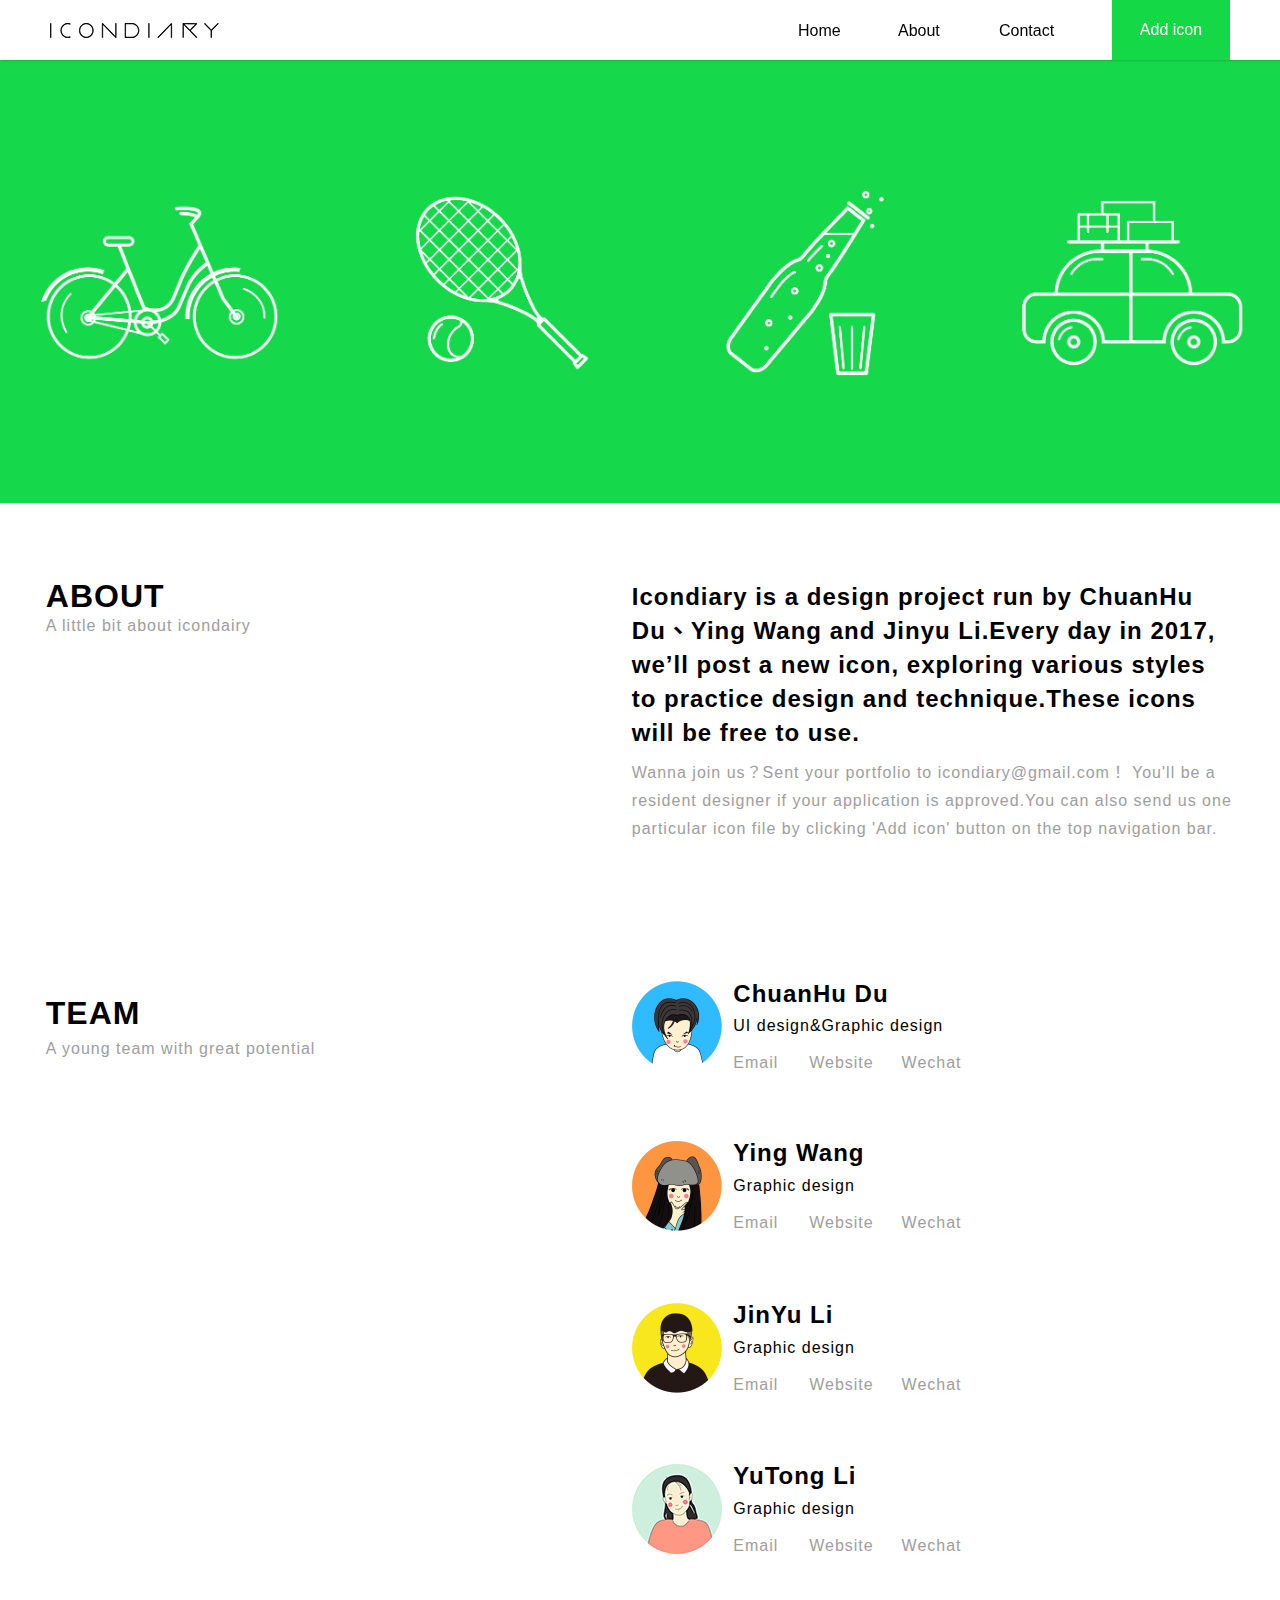
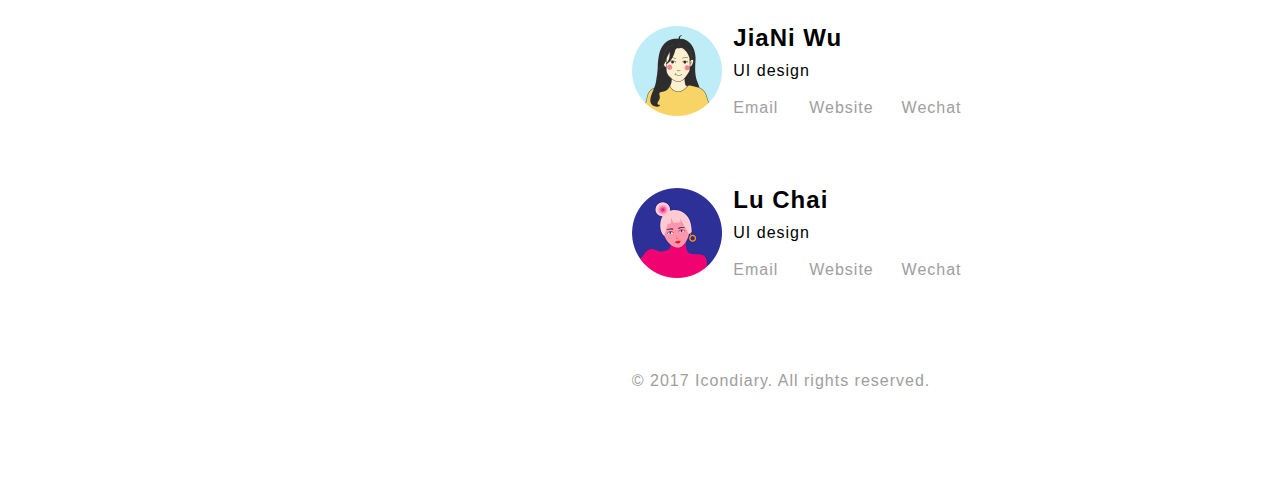
<file: about-·-icondiary.html>
<!DOCTYPE html>
<html class="nojs html css_verticalspacer" lang="zh-TW">
 <head>

  <meta http-equiv="Content-type" content="text/html;charset=UTF-8"/>
  <meta name="description" content="icondiary365.com-每天一篇图标日记 Icondiary is a design project run by ChuanHu Du、YiTing Dong and Ying Wang.Every day in 2017, we’ll post a new icon, exploring various styles to practice design and technique.These icons will be free to use."/>
  <meta name="keywords" content="图标，设计，图标设计，ui，ui设计，icon，icon design，平面设计，graphic design，"/>
  <meta name="generator" content="2017.0.0.363"/>
  <meta name="viewport" content="width=device-width, initial-scale=1.0"/>
  
  <script type="text/javascript">
   // Update the 'nojs'/'js' class on the html node
document.documentElement.className = document.documentElement.className.replace(/\bnojs\b/g, 'js');

// Check that all required assets are uploaded and up-to-date
if(typeof Muse == "undefined") window.Muse = {}; window.Muse.assets = {"required":["museutils.js", "museconfig.js", "webpro.js", "musewpslideshow.js", "jquery.museoverlay.js", "touchswipe.js", "jquery.watch.js", "musewpdisclosure.js", "jquery.museresponsive.js", "require.js", "jquery.musepolyfill.bgsize.js", "about-_-icondiary.css"], "outOfDate":[]};
</script>
  
  <link rel="shortcut icon" href="images/favicon.ico?crc=4225511874"/>
  <title>About · icondiary</title>
  <!-- CSS -->
  <link rel="stylesheet" type="text/css" href="css/site_global.css?crc=443350757"/>
  <link rel="stylesheet" type="text/css" href="css/master_b-__.css?crc=102636447"/>
  <link rel="stylesheet" type="text/css" href="css/about-_-icondiary.css?crc=3825580367" id="pagesheet"/>
  <!-- IE-only CSS -->
  <!--[if lt IE 9]>
  <link rel="stylesheet" type="text/css" href="css/iefonts_about-_-icondiary.css?crc=3824530138"/>
  <link rel="stylesheet" type="text/css" href="css/nomq_preview_master_b-__.css?crc=79565869"/>
  <link rel="stylesheet" type="text/css" href="css/nomq_about-_-icondiary.css?crc=173866094" id="nomq_pagesheet"/>
  <![endif]-->
  <!-- Other scripts -->
  <script type="text/javascript">
   var __adobewebfontsappname__ = "muse";
</script>
  <!-- JS includes -->
  <script type="text/javascript">
   document.write('\x3Cscript src="' + (document.location.protocol == 'https:' ? 'https:' : 'http:') + '//webfonts.creativecloud.com/source-sans-pro:n7,n4,n9:default.js" type="text/javascript">\x3C/script>');
</script>
   </head>
 <body>

  <div class="breakpoint active" id="bp_infinity" data-min-width="769"><!-- responsive breakpoint node -->
   <div class="clearfix borderbox" id="page"><!-- column -->
    <div class="clearfix colelem" id="pu742"><!-- group -->
     <div class="browser_width shared_content" id="u742-bw" data-content-guid="u742-bw_content">
      <div id="u742"><!-- simple frame --></div>
     </div>
     <a class="nonblock nontext" id="u8885" href="mailto:icondiary@gmail.com"><!-- simple frame --></a>
    </div>
    <a class="anchor_item colelem shared_content" id="back-to-top" data-content-guid="back-to-top_content"></a>
    <a class="nonblock nontext clip_frame pinned-colelem" id="u653" href="index.html"><!-- image --><img class="block temp_no_img_src" id="u653_img" data-orig-src="images/logo%403x.png?crc=3800071064" data-hidpi-src="images/logo%403x_2x.png?crc=3948218236" alt="" width="169" height="15" src="images/blank.gif?crc=4208392903"/></a>
    <a class="nonblock nontext clearfix pinned-colelem" id="u17286-4" href="index.html"><!-- content --><p id="u17286-2">Home</p></a>
    <a class="nonblock nontext MuseLinkActive clearfix pinned-colelem" id="u655-4" href="about-%c2%b7-icondiary.html"><!-- content --><p id="u655-2">About</p></a>
    <a class="nonblock nontext clearfix pinned-colelem" id="u656-4" href="contact-%c2%b7-icondiary.html"><!-- content --><p id="u656-2">Contact</p></a>
    <a class="nonblock nontext clearfix pinned-colelem" id="u8895-4" href="mailto:icondiary@gmail.com"><!-- content --><p id="u8895-2">Add icon</p></a>
    <div class="museBGSize colelem shared_content" id="u5072" data-content-guid="u5072_content"><!-- simple frame -->
     <div class="fluid_height_spacer"></div>
    </div>
    <div class="clearfix colelem" id="ppu5011-4"><!-- group -->
     <div class="clearfix grpelem" id="pu5011-4"><!-- column -->
      <div class="clearfix colelem shared_content" id="u5011-4" data-content-guid="u5011-4_content"><!-- content -->
       <p id="u5011-2">ABOUT</p>
      </div>
      <div class="clearfix colelem shared_content" id="u5027-4" data-content-guid="u5027-4_content"><!-- content -->
       <p id="u5027-2">A little bit about icondairy</p>
      </div>
     </div>
     <div class="clearfix grpelem shared_content" id="u5058-4" data-content-guid="u5058-4_content"><!-- content -->
      <p id="u5058-2">Icondiary is a design project run by ChuanHu Du、Ying Wang and Jinyu Li.Every day in 2017, we’ll post a new icon, exploring various styles to practice design and technique.These icons will be free to use.</p>
     </div>
    </div>
    <div class="clearfix colelem shared_content" id="u5081-4" data-content-guid="u5081-4_content"><!-- content -->
     <p id="u5081-2">Wanna join us？Sent your portfolio to icondiary@gmail.com！ You'll be a resident designer if your application is approved.You can also send us one particular icon file by clicking 'Add icon' button on the top navigation bar.</p>
    </div>
    <div class="PamphletWidget clearfix colelem" id="pamphletu5040"><!-- none box -->
     <div class="popup_anchor" id="u5045popup">
      <div class="ContainerGroup clearfix" id="u5045"><!-- none box -->
       <div class="Container invi shadow rounded-corners clearfix grpelem" id="u5046"><!-- group -->
        <div class="clip_frame grpelem" id="u5047"><!-- image -->
         <img class="block temp_no_img_src" id="u5047_img" data-orig-src="images/wechat_duchuanhu195x195.jpg?crc=90124804" alt="" data-image-width="130" data-image-height="130" src="images/blank.gif?crc=4208392903"/>
        </div>
       </div>
      </div>
     </div>
     <div class="ThumbGroup clearfix grpelem" id="u5049"><!-- none box -->
      <div class="popup_anchor" id="u5050popup">
       <div class="Thumb popup_element" id="u5050"><!-- simple frame --></div>
      </div>
     </div>
    </div>
    <div class="clearfix colelem" id="ppu5030-4"><!-- group -->
     <div class="clearfix grpelem" id="pu5030-4"><!-- column -->
      <div class="clearfix colelem shared_content" id="u5030-4" data-content-guid="u5030-4_content"><!-- content -->
       <p id="u5030-2">TEAM</p>
      </div>
      <div class="clearfix colelem shared_content" id="u5078-4" data-content-guid="u5078-4_content"><!-- content -->
       <p id="u5078-2">A young team with great potential</p>
      </div>
     </div>
     <a class="nonblock nontext clip_frame grpelem" id="u5032" href="http://banana1993.lofter.com/" target="_blank"><!-- image --><img class="block temp_no_img_src" id="u5032_img" data-orig-src="images/duchuanhu.png?crc=3932837124" data-hidpi-src="images/duchuanhu_2x.png?crc=3932837124" alt="" width="90" height="90" src="images/blank.gif?crc=4208392903"/></a>
     <div class="clearfix grpelem" id="pu5028-4"><!-- column -->
      <div class="clearfix colelem shared_content" id="u5028-4" data-content-guid="u5028-4_content"><!-- content -->
       <div id="u5028-3">
        <p id="u5028-2">ChuanHu Du</p>
       </div>
      </div>
      <div class="clearfix colelem shared_content" id="u5053-4" data-content-guid="u5053-4_content"><!-- content -->
       <p>UI design&amp;Graphic design</p>
      </div>
      <div class="PamphletWidget clearfix colelem" id="pamphletu5059"><!-- none box -->
       <div class="popup_anchor" id="u5062popup">
        <div class="ContainerGroup clearfix" id="u5062"><!-- none box -->
         <div class="Container invi shadow rounded-corners clearfix grpelem" id="u5063"><!-- group -->
          <div class="clip_frame grpelem" id="u9489"><!-- image -->
           <img class="block temp_no_img_src" id="u9489_img" data-orig-src="images/wechat_wangying195x195.jpg?crc=68440539" alt="" data-image-width="130" data-image-height="130" src="images/blank.gif?crc=4208392903"/>
          </div>
         </div>
        </div>
       </div>
       <div class="ThumbGroup clearfix grpelem" id="u5060"><!-- none box -->
        <div class="popup_anchor" id="u5061popup">
         <div class="Thumb popup_element" id="u5061"><!-- simple frame --></div>
        </div>
       </div>
      </div>
      <div class="clearfix colelem" id="pu5026-4"><!-- group -->
       <a class="nonblock nontext clearfix grpelem" id="u5026-4" href="mailto:duchuanhuid@gmail.com"><!-- content --><p id="u5026-2">Email</p></a>
       <a class="nonblock nontext clearfix grpelem shared_content" id="u5055-4" href="http://banana1993.lofter.com/" target="_blank" data-content-guid="u5055-4_content"><!-- content --><p id="u5055-2">Website</p></a>
       <div class="clearfix grpelem" id="u5034-4"><!-- content -->
        <p id="u5034-2">Wechat</p>
       </div>
      </div>
     </div>
    </div>
    <div class="clearfix colelem" id="pu5079"><!-- group -->
     <a class="nonblock nontext clip_frame grpelem" id="u5079" href="https://www.behance.net/wangmiaomiao" target="_blank"><!-- image --><img class="block temp_no_img_src" id="u5079_img" data-orig-src="images/wangying.png?crc=3862096072" data-hidpi-src="images/wangying_2x.png?crc=3862096072" alt="" width="90" height="90" src="images/blank.gif?crc=4208392903"/></a>
     <div class="clearfix grpelem" id="pu5039-4"><!-- column -->
      <div class="clearfix colelem shared_content" id="u5039-4" data-content-guid="u5039-4_content"><!-- content -->
       <p id="u5039-2">Ying Wang</p>
      </div>
      <div class="clearfix colelem shared_content" id="u5083-4" data-content-guid="u5083-4_content"><!-- content -->
       <p>Graphic design</p>
      </div>
      <div class="PamphletWidget clearfix colelem" id="pamphletu11193"><!-- none box -->
       <div class="popup_anchor" id="u11202popup">
        <div class="ContainerGroup clearfix" id="u11202"><!-- none box -->
         <div class="Container invi shadow rounded-corners clearfix grpelem" id="u11203"><!-- group -->
          <div class="clip_frame grpelem" id="u11204"><!-- image -->
           <img class="block temp_no_img_src" id="u11204_img" data-orig-src="images/wechat_lijinyu195x195.jpg?crc=4248424016" alt="" data-image-width="130" data-image-height="130" src="images/blank.gif?crc=4208392903"/>
          </div>
         </div>
        </div>
       </div>
       <div class="ThumbGroup clearfix grpelem" id="u11194"><!-- none box -->
        <div class="popup_anchor" id="u11195popup">
         <div class="Thumb popup_element" id="u11195"><!-- simple frame --></div>
        </div>
       </div>
      </div>
      <div class="clearfix colelem" id="pu5031-4"><!-- group -->
       <a class="nonblock nontext clearfix grpelem" id="u5031-4" href="mailto:1101811630@qq.%20com"><!-- content --><p id="u5031-2">Email</p></a>
       <a class="nonblock nontext clearfix grpelem shared_content" id="u5074-4" href="https://www.behance.net/wangmiaomiao" target="_blank" data-content-guid="u5074-4_content"><!-- content --><p id="u5074-2">Website</p></a>
       <div class="clearfix grpelem" id="u5036-4"><!-- content -->
        <p id="u5036-2">Wechat</p>
       </div>
      </div>
     </div>
    </div>
    <div class="clearfix colelem" id="pu11189"><!-- group -->
     <a class="nonblock nontext clip_frame grpelem" id="u11189" href="http://www.zcool.com.cn/u/2291921" target="_blank"><!-- image --><img class="block temp_no_img_src" id="u11189_img" data-orig-src="images/lijinyu.png?crc=294219458" data-hidpi-src="images/lijinyu_2x.png?crc=294219458" alt="" width="90" height="90" src="images/blank.gif?crc=4208392903"/></a>
     <div class="clearfix grpelem" id="pu11188-4"><!-- column -->
      <div class="clearfix colelem shared_content" id="u11188-4" data-content-guid="u11188-4_content"><!-- content -->
       <p id="u11188-2">JinYu Li</p>
      </div>
      <div class="clearfix colelem shared_content" id="u11206-4" data-content-guid="u11206-4_content"><!-- content -->
       <p>Graphic design</p>
      </div>
      <div class="PamphletWidget clearfix colelem" id="pamphletu12836"><!-- none box -->
       <div class="popup_anchor" id="u12837popup">
        <div class="ContainerGroup clearfix" id="u12837"><!-- none box -->
         <div class="Container invi shadow rounded-corners clearfix grpelem" id="u12838"><!-- group -->
          <div class="clip_frame grpelem" id="u12839"><!-- image -->
           <img class="block temp_no_img_src" id="u12839_img" data-orig-src="images/wechat_liyutong195x195.jpg?crc=515929169" alt="" data-image-width="130" data-image-height="130" src="images/blank.gif?crc=4208392903"/>
          </div>
         </div>
        </div>
       </div>
       <div class="ThumbGroup clearfix grpelem" id="u12845"><!-- none box -->
        <div class="popup_anchor" id="u12846popup">
         <div class="Thumb popup_element" id="u12846"><!-- simple frame --></div>
        </div>
       </div>
      </div>
      <div class="clearfix colelem" id="pu11207-4"><!-- group -->
       <a class="nonblock nontext clearfix grpelem" id="u11207-4" href="mailto:524358698@qq.com"><!-- content --><p id="u11207-2">Email</p></a>
       <a class="nonblock nontext clearfix grpelem shared_content" id="u11191-4" href="http://www.zcool.com.cn/u/2291921" target="_blank" data-content-guid="u11191-4_content"><!-- content --><p id="u11191-2">Website</p></a>
       <div class="clearfix grpelem" id="u11192-4"><!-- content -->
        <p id="u11192-2">Wechat</p>
       </div>
      </div>
     </div>
    </div>
    <div class="clearfix colelem" id="pu12972"><!-- group -->
     <a class="nonblock nontext clip_frame grpelem" id="u12972" href="http://www.zcool.com.cn/u/2291921" target="_blank"><!-- image --><img class="block temp_no_img_src" id="u12972_img" data-orig-src="images/liyutong.jpg?crc=379065247" data-hidpi-src="images/liyutong_2x.jpg?crc=210702956" alt="" width="90" height="90" src="images/blank.gif?crc=4208392903"/></a>
     <div class="clearfix grpelem" id="pu12937-4"><!-- column -->
      <div class="clearfix colelem shared_content" id="u12937-4" data-content-guid="u12937-4_content"><!-- content -->
       <p id="u12937-2">YuTong Li</p>
      </div>
      <div class="clearfix colelem shared_content" id="u12930-4" data-content-guid="u12930-4_content"><!-- content -->
       <p>Graphic design</p>
      </div>
      <div class="PamphletWidget clearfix colelem" id="pamphletu13750"><!-- none box -->
       <div class="popup_anchor" id="u13755popup">
        <div class="ContainerGroup clearfix" id="u13755"><!-- none box -->
         <div class="Container invi shadow rounded-corners clearfix grpelem" id="u13756"><!-- group -->
          <div class="clip_frame grpelem" id="u13757"><!-- image -->
           <img class="block temp_no_img_src" id="u13757_img" data-orig-src="images/wechat_wujiani195x195.jpg?crc=31659788" alt="" data-image-width="130" data-image-height="130" src="images/blank.gif?crc=4208392903"/>
          </div>
         </div>
        </div>
       </div>
       <div class="ThumbGroup clearfix grpelem" id="u13761"><!-- none box -->
        <div class="popup_anchor" id="u13762popup">
         <div class="Thumb popup_element" id="u13762"><!-- simple frame --></div>
        </div>
       </div>
      </div>
      <div class="clearfix colelem" id="pu12965-4"><!-- group -->
       <a class="nonblock nontext clearfix grpelem" id="u12965-4" href="mailto:247277299@qq.com"><!-- content --><p id="u12965-2">Email</p></a>
       <a class="nonblock nontext clearfix grpelem shared_content" id="u12951-4" href="http://pepper-1992.lofter.com/" target="_blank" data-content-guid="u12951-4_content"><!-- content --><p id="u12951-2">Website</p></a>
       <div class="clearfix grpelem" id="u12944-4"><!-- content -->
        <p id="u12944-2">Wechat</p>
       </div>
      </div>
     </div>
    </div>
    <div class="clearfix colelem" id="pu13698"><!-- group -->
     <a class="nonblock nontext clip_frame grpelem" id="u13698" href="https://www.behance.net/Nina-Wu" target="_blank"><!-- image --><img class="block temp_no_img_src" id="u13698_img" data-orig-src="images/wujiani.png?crc=315972404" data-hidpi-src="images/wujiani_2x.png?crc=315972404" alt="" width="90" height="90" src="images/blank.gif?crc=4208392903"/></a>
     <div class="clearfix grpelem" id="pu13715-4"><!-- column -->
      <div class="clearfix colelem shared_content" id="u13715-4" data-content-guid="u13715-4_content"><!-- content -->
       <p id="u13715-2">JiaNi Wu</p>
      </div>
      <div class="clearfix colelem shared_content" id="u13722-4" data-content-guid="u13722-4_content"><!-- content -->
       <p>UI design</p>
      </div>
      <div class="PamphletWidget clearfix colelem" id="pamphletu15823"><!-- none box -->
       <div class="popup_anchor" id="u15832popup">
        <div class="ContainerGroup clearfix" id="u15832"><!-- none box -->
         <div class="Container invi shadow rounded-corners clearfix grpelem" id="u15833"><!-- group -->
          <div class="clip_frame grpelem" id="u15834"><!-- image -->
           <img class="block temp_no_img_src" id="u15834_img" data-orig-src="images/wechat_chailu195x195.jpg?crc=189664756" alt="" data-image-width="130" data-image-height="130" src="images/blank.gif?crc=4208392903"/>
          </div>
         </div>
        </div>
       </div>
       <div class="ThumbGroup clearfix grpelem" id="u15826"><!-- none box -->
        <div class="popup_anchor" id="u15827popup">
         <div class="Thumb popup_element" id="u15827"><!-- simple frame --></div>
        </div>
       </div>
      </div>
      <div class="clearfix colelem" id="pu13736-4"><!-- group -->
       <a class="nonblock nontext clearfix grpelem" id="u13736-4" href="mailto:648684667@qq.com"><!-- content --><p id="u13736-2">Email</p></a>
       <a class="nonblock nontext clearfix grpelem shared_content" id="u13729-4" href="https://www.behance.net/Nina-Wu" target="_blank" data-content-guid="u13729-4_content"><!-- content --><p id="u13729-2">Website</p></a>
       <div class="clearfix grpelem" id="u13743-4"><!-- content -->
        <p id="u13743-2">Wechat</p>
       </div>
      </div>
     </div>
    </div>
    <div class="clearfix colelem" id="pu15792"><!-- group -->
     <a class="nonblock nontext clip_frame grpelem" id="u15792" href="https://www.behance.net/Nina-Wu" target="_blank"><!-- image --><img class="block temp_no_img_src" id="u15792_img" data-orig-src="images/chailu.png?crc=234005588" data-hidpi-src="images/chailu_2x.png?crc=234005588" alt="" width="90" height="90" src="images/blank.gif?crc=4208392903"/></a>
     <div class="clearfix grpelem" id="pu15809-4"><!-- column -->
      <div class="clearfix colelem shared_content" id="u15809-4" data-content-guid="u15809-4_content"><!-- content -->
       <p id="u15809-2">Lu Chai</p>
      </div>
      <div class="clearfix colelem shared_content" id="u15816-4" data-content-guid="u15816-4_content"><!-- content -->
       <p>UI design</p>
      </div>
      <div class="clearfix colelem" id="pu15929-4"><!-- group -->
       <a class="nonblock nontext clearfix grpelem" id="u15929-4" href="mailto:489078462@qq.com"><!-- content --><p id="u15929-2">Email</p></a>
       <a class="nonblock nontext clearfix grpelem shared_content" id="u15922-4" href="http://www.zcool.com.cn/u/15541047" target="_blank" data-content-guid="u15922-4_content"><!-- content --><p id="u15922-2">Website</p></a>
       <div class="clearfix grpelem" id="u15915-4"><!-- content -->
        <p id="u15915-2">Wechat</p>
       </div>
      </div>
     </div>
    </div>
    <div class="clearfix colelem shared_content" id="u5029-4" data-content-guid="u5029-4_content"><!-- content -->
     <p id="u5029-2">© 2017 Icondiary. All rights reserved.</p>
    </div>
    <div class="verticalspacer" data-offset-top="2100" data-content-above-spacer="2099" data-content-below-spacer="0"></div>
   </div>
  </div>
  <div class="breakpoint" id="bp_768" data-min-width="415" data-max-width="768"><!-- responsive breakpoint node -->
   <div class="clearfix borderbox temp_no_id" data-orig-id="page"><!-- column -->
    <div class="clearfix colelem temp_no_id" data-orig-id="pu742"><!-- group -->
     <span class="browser_width placeholder" data-placeholder-for="u742-bw_content"><!-- placeholder node --></span>
     <div id="accordionu10890-wrapper">
      <ul class="AccordionWidget clearfix" id="accordionu10890"><!-- vertical box -->
       <li class="AccordionPanel borderbox clearfix colelem" id="u10891"><!-- vertical box --><div class="AccordionPanelTab borderbox clearfix colelem" id="u10896-3"><!-- content --><p>&nbsp;</p></div><div class="AccordionPanelContent disn borderbox shadow clearfix colelem" id="u10892"><!-- column --><a class="nonblock nontext clearfix colelem" id="u10893-4" href="index.html"><!-- content --><p id="u10893-2">Home</p></a><a class="nonblock nontext MuseLinkActive clearfix colelem" id="u10895-4" href="about-%c2%b7-icondiary.html"><!-- content --><p id="u10895-2">About</p></a><a class="nonblock nontext clearfix colelem" id="u10894-4" href="contact-%c2%b7-icondiary.html"><!-- content --><p id="u10894-2">Contact</p></a></div></li>
      </ul>
     </div>
    </div>
    <span class="anchor_item colelem placeholder" data-placeholder-for="back-to-top_content"><!-- placeholder node --></span>
    <a class="nonblock nontext clip_frame pinned-colelem" id="u10941" href="index.html"><!-- image --><img class="block temp_no_img_src" id="u10941_img" data-orig-src="images/logo%403x158x14.png?crc=4257796738" data-hidpi-src="images/logo%403x158x14_2x.png?crc=3948218236" alt="" width="158" height="14" src="images/blank.gif?crc=4208392903"/></a>
    <span class="museBGSize colelem placeholder" data-placeholder-for="u5072_content"><!-- placeholder node --></span>
    <div class="browser_width colelem" id="u5011-4-bw">
     <span class="clearfix placeholder" data-placeholder-for="u5011-4_content"><!-- placeholder node --></span>
    </div>
    <div class="browser_width colelem" id="u5027-4-bw">
     <span class="clearfix placeholder" data-placeholder-for="u5027-4_content"><!-- placeholder node --></span>
    </div>
    <span class="clearfix colelem placeholder" data-placeholder-for="u5058-4_content"><!-- placeholder node --></span>
    <span class="clearfix colelem placeholder" data-placeholder-for="u5081-4_content"><!-- placeholder node --></span>
    <span class="clearfix colelem placeholder" data-placeholder-for="u5030-4_content"><!-- placeholder node --></span>
    <span class="clearfix colelem placeholder" data-placeholder-for="u5078-4_content"><!-- placeholder node --></span>
    <div class="clearfix colelem shared_content" id="pu5032" data-content-guid="pu5032_content"><!-- group -->
     <a class="nonblock nontext clip_frame grpelem temp_no_id" href="http://banana1993.lofter.com/" target="_blank" data-orig-id="u5032"><!-- image --><img class="block temp_no_id temp_no_img_src" data-orig-src="images/duchuanhu70x70.png?crc=3932837124" data-hidpi-src="images/duchuanhu70x70_2x.png?crc=3932837124" alt="" width="70" height="70" data-orig-id="u5032_img" src="images/blank.gif?crc=4208392903"/></a>
     <div class="clearfix grpelem temp_no_id" data-orig-id="pu5028-4"><!-- column -->
      <span class="clearfix colelem placeholder" data-placeholder-for="u5028-4_content"><!-- placeholder node --></span>
      <span class="clearfix colelem placeholder" data-placeholder-for="u5053-4_content"><!-- placeholder node --></span>
      <span class="nonblock nontext clearfix colelem placeholder" data-placeholder-for="u5055-4_content"><!-- placeholder node --></span>
     </div>
    </div>
    <div class="clearfix colelem temp_no_id shared_content" data-orig-id="pu5079" data-content-guid="pu5079_content"><!-- group -->
     <a class="nonblock nontext clip_frame grpelem temp_no_id" href="https://www.behance.net/wangmiaomiao" target="_blank" data-orig-id="u5079"><!-- image --><img class="block temp_no_id temp_no_img_src" data-orig-src="images/wangying70x70.png?crc=3862096072" data-hidpi-src="images/wangying70x70_2x.png?crc=3862096072" alt="" width="70" height="70" data-orig-id="u5079_img" src="images/blank.gif?crc=4208392903"/></a>
     <div class="clearfix grpelem temp_no_id" data-orig-id="pu5039-4"><!-- column -->
      <span class="clearfix colelem placeholder" data-placeholder-for="u5039-4_content"><!-- placeholder node --></span>
      <span class="clearfix colelem placeholder" data-placeholder-for="u5083-4_content"><!-- placeholder node --></span>
      <span class="nonblock nontext clearfix colelem placeholder" data-placeholder-for="u5074-4_content"><!-- placeholder node --></span>
     </div>
    </div>
    <div class="clearfix colelem temp_no_id shared_content" data-orig-id="pu11189" data-content-guid="pu11189_content"><!-- group -->
     <a class="nonblock nontext clip_frame grpelem temp_no_id" href="http://www.zcool.com.cn/u/2291921" target="_blank" data-orig-id="u11189"><!-- image --><img class="block temp_no_id temp_no_img_src" data-orig-src="images/lijinyu70x70.png?crc=294219458" data-hidpi-src="images/lijinyu70x70_2x.png?crc=294219458" alt="" width="70" height="70" data-orig-id="u11189_img" src="images/blank.gif?crc=4208392903"/></a>
     <div class="clearfix grpelem temp_no_id" data-orig-id="pu11188-4"><!-- column -->
      <span class="clearfix colelem placeholder" data-placeholder-for="u11188-4_content"><!-- placeholder node --></span>
      <span class="clearfix colelem placeholder" data-placeholder-for="u11206-4_content"><!-- placeholder node --></span>
      <span class="nonblock nontext clearfix colelem placeholder" data-placeholder-for="u11191-4_content"><!-- placeholder node --></span>
     </div>
    </div>
    <div class="clearfix colelem temp_no_id shared_content" data-orig-id="pu12972" data-content-guid="pu12972_content"><!-- group -->
     <a class="nonblock nontext clip_frame grpelem temp_no_id" href="http://www.zcool.com.cn/u/2291921" target="_blank" data-orig-id="u12972"><!-- image --><img class="block temp_no_id temp_no_img_src" data-orig-src="images/liyutong70x70.jpg?crc=4117337209" data-hidpi-src="images/liyutong70x70_2x.jpg?crc=3877771955" alt="" width="70" height="70" data-orig-id="u12972_img" src="images/blank.gif?crc=4208392903"/></a>
     <div class="clearfix grpelem temp_no_id" data-orig-id="pu12937-4"><!-- column -->
      <span class="clearfix colelem placeholder" data-placeholder-for="u12937-4_content"><!-- placeholder node --></span>
      <span class="clearfix colelem placeholder" data-placeholder-for="u12930-4_content"><!-- placeholder node --></span>
      <span class="nonblock nontext clearfix colelem placeholder" data-placeholder-for="u12951-4_content"><!-- placeholder node --></span>
     </div>
    </div>
    <div class="clearfix colelem temp_no_id shared_content" data-orig-id="pu13698" data-content-guid="pu13698_content"><!-- group -->
     <a class="nonblock nontext clip_frame grpelem temp_no_id" href="https://www.behance.net/Nina-Wu" target="_blank" data-orig-id="u13698"><!-- image --><img class="block temp_no_id temp_no_img_src" data-orig-src="images/wujiani70x70.png?crc=315972404" data-hidpi-src="images/wujiani70x70_2x.png?crc=315972404" alt="" width="70" height="70" data-orig-id="u13698_img" src="images/blank.gif?crc=4208392903"/></a>
     <div class="clearfix grpelem temp_no_id" data-orig-id="pu13715-4"><!-- column -->
      <span class="clearfix colelem placeholder" data-placeholder-for="u13715-4_content"><!-- placeholder node --></span>
      <span class="clearfix colelem placeholder" data-placeholder-for="u13722-4_content"><!-- placeholder node --></span>
      <span class="nonblock nontext clearfix colelem placeholder" data-placeholder-for="u13729-4_content"><!-- placeholder node --></span>
     </div>
    </div>
    <div class="clearfix colelem temp_no_id shared_content" data-orig-id="pu15792" data-content-guid="pu15792_content"><!-- group -->
     <a class="nonblock nontext clip_frame grpelem temp_no_id" href="https://www.behance.net/Nina-Wu" target="_blank" data-orig-id="u15792"><!-- image --><img class="block temp_no_id temp_no_img_src" data-orig-src="images/chailu70x70.png?crc=234005588" data-hidpi-src="images/chailu70x70_2x.png?crc=234005588" alt="" width="70" height="70" data-orig-id="u15792_img" src="images/blank.gif?crc=4208392903"/></a>
     <div class="clearfix grpelem temp_no_id" data-orig-id="pu15809-4"><!-- column -->
      <span class="clearfix colelem placeholder" data-placeholder-for="u15809-4_content"><!-- placeholder node --></span>
      <span class="clearfix colelem placeholder" data-placeholder-for="u15816-4_content"><!-- placeholder node --></span>
      <span class="nonblock nontext clearfix colelem placeholder" data-placeholder-for="u15922-4_content"><!-- placeholder node --></span>
     </div>
    </div>
    <div class="browser_width colelem" id="u5054-bw">
     <div id="u5054"><!-- group -->
      <div class="clearfix" id="u5054_align_to_page">
       <span class="clearfix grpelem placeholder" data-placeholder-for="u5029-4_content"><!-- placeholder node --></span>
      </div>
     </div>
    </div>
    <div class="verticalspacer" data-offset-top="1512" data-content-above-spacer="1512" data-content-below-spacer="0"></div>
   </div>
   <div class="preload_images">
    <img class="preload temp_no_img_src" data-orig-src="images/close%402x.png?crc=4260313611" alt="" src="images/blank.gif?crc=4208392903"/>
    <img class="preload temp_no_img_src" data-orig-src="images/close%402x_2x.png?crc=3870637937" alt="" src="images/blank.gif?crc=4208392903"/>
   </div>
  </div>
  <div class="breakpoint" id="bp_414" data-max-width="414"><!-- responsive breakpoint node -->
   <div class="clearfix borderbox temp_no_id" data-orig-id="page"><!-- column -->
    <div class="position_content" id="page_position_content">
     <div class="clearfix colelem temp_no_id" data-orig-id="pu742"><!-- group -->
      <span class="browser_width placeholder" data-placeholder-for="u742-bw_content"><!-- placeholder node --></span>
      <div class="browser_width" id="accordionu10822-bw">
       <ul class="AccordionWidget clearfix" id="accordionu10822"><!-- vertical box -->
        <li class="AccordionPanel clearfix colelem100" id="u10823"><!-- vertical box --><div class="AccordionPanelTab transition clearfix colelem100" id="u10828-3"><!-- content --><p>&nbsp;</p></div><div class="AccordionPanelContent disn shadow clearfix colelem100" id="u10824"><!-- column --><a class="nonblock nontext clearfix colelem" id="u10825-4" href="index.html"><!-- content --><p id="u10825-2">Home</p></a><a class="nonblock nontext MuseLinkActive clearfix colelem" id="u10826-4" href="about-%c2%b7-icondiary.html"><!-- content --><p id="u10826-2">About</p></a><a class="nonblock nontext clearfix colelem" id="u10827-4" href="contact-%c2%b7-icondiary.html"><!-- content --><p id="u10827-2">Contact</p></a></div></li>
       </ul>
      </div>
     </div>
     <span class="anchor_item colelem placeholder" data-placeholder-for="back-to-top_content"><!-- placeholder node --></span>
     <a class="nonblock nontext clip_frame pinned-colelem" id="u10873" href="index.html"><!-- image --><img class="block temp_no_img_src" id="u10873_img" data-orig-src="images/logo%403x136x12.png?crc=175328799" data-hidpi-src="images/logo%403x136x12_2x.png?crc=3948218236" alt="" width="135" height="12" src="images/blank.gif?crc=4208392903"/></a>
     <span class="museBGSize colelem placeholder" data-placeholder-for="u5072_content"><!-- placeholder node --></span>
     <div class="browser_width colelem temp_no_id" data-orig-id="u5011-4-bw">
      <span class="clearfix placeholder" data-placeholder-for="u5011-4_content"><!-- placeholder node --></span>
     </div>
     <div class="browser_width colelem temp_no_id" data-orig-id="u5027-4-bw">
      <span class="clearfix placeholder" data-placeholder-for="u5027-4_content"><!-- placeholder node --></span>
     </div>
     <span class="clearfix colelem placeholder" data-placeholder-for="u5058-4_content"><!-- placeholder node --></span>
     <span class="clearfix colelem placeholder" data-placeholder-for="u5081-4_content"><!-- placeholder node --></span>
     <span class="clearfix colelem placeholder" data-placeholder-for="u5030-4_content"><!-- placeholder node --></span>
     <span class="clearfix colelem placeholder" data-placeholder-for="u5078-4_content"><!-- placeholder node --></span>
     <span class="clearfix colelem placeholder" data-placeholder-for="pu5032_content"><!-- placeholder node --></span>
     <span class="clearfix colelem placeholder" data-placeholder-for="pu5079_content"><!-- placeholder node --></span>
     <span class="clearfix colelem placeholder" data-placeholder-for="pu11189_content"><!-- placeholder node --></span>
     <span class="clearfix colelem placeholder" data-placeholder-for="pu12972_content"><!-- placeholder node --></span>
     <span class="clearfix colelem placeholder" data-placeholder-for="pu13698_content"><!-- placeholder node --></span>
     <span class="clearfix colelem placeholder" data-placeholder-for="pu15792_content"><!-- placeholder node --></span>
     <div class="browser_width colelem temp_no_id" data-orig-id="u5054-bw">
      <div class="temp_no_id" data-orig-id="u5054"><!-- group -->
       <div class="clearfix temp_no_id" data-orig-id="u5054_align_to_page">
        <span class="clearfix grpelem placeholder" data-placeholder-for="u5029-4_content"><!-- placeholder node --></span>
       </div>
      </div>
     </div>
     <div class="verticalspacer" data-offset-top="1483" data-content-above-spacer="1482" data-content-below-spacer="0"></div>
    </div>
   </div>
   <div class="preload_images">
    <img class="preload temp_no_img_src" data-orig-src="images/close%402x.png?crc=4260313611" alt="" src="images/blank.gif?crc=4208392903"/>
    <img class="preload temp_no_img_src" data-orig-src="images/close%402x_2x.png?crc=3870637937" alt="" src="images/blank.gif?crc=4208392903"/>
   </div>
  </div>
  <!-- Other scripts -->
  <script type="text/javascript">
   window.Muse.assets.check=function(d){if(!window.Muse.assets.checked){window.Muse.assets.checked=!0;var b={},c=function(a,b){if(window.getComputedStyle){var c=window.getComputedStyle(a,null);return c&&c.getPropertyValue(b)||c&&c[b]||""}if(document.documentElement.currentStyle)return(c=a.currentStyle)&&c[b]||a.style&&a.style[b]||"";return""},a=function(a){if(a.match(/^rgb/))return a=a.replace(/\s+/g,"").match(/([\d\,]+)/gi)[0].split(","),(parseInt(a[0])<<16)+(parseInt(a[1])<<8)+parseInt(a[2]);if(a.match(/^\#/))return parseInt(a.substr(1),
16);return 0},g=function(g){for(var f=document.getElementsByTagName("link"),h=0;h<f.length;h++)if("text/css"==f[h].type){var i=(f[h].href||"").match(/\/?css\/([\w\-]+\.css)\?crc=(\d+)/);if(!i||!i[1]||!i[2])break;b[i[1]]=i[2]}f=document.createElement("div");f.className="version";f.style.cssText="display:none; width:1px; height:1px;";document.getElementsByTagName("body")[0].appendChild(f);for(h=0;h<Muse.assets.required.length;){var i=Muse.assets.required[h],l=i.match(/([\w\-\.]+)\.(\w+)$/),k=l&&l[1]?
l[1]:null,l=l&&l[2]?l[2]:null;switch(l.toLowerCase()){case "css":k=k.replace(/\W/gi,"_").replace(/^([^a-z])/gi,"_$1");f.className+=" "+k;k=a(c(f,"color"));l=a(c(f,"backgroundColor"));k!=0||l!=0?(Muse.assets.required.splice(h,1),"undefined"!=typeof b[i]&&(k!=b[i]>>>24||l!=(b[i]&16777215))&&Muse.assets.outOfDate.push(i)):h++;f.className="version";break;case "js":h++;break;default:throw Error("Unsupported file type: "+l);}}d?d().jquery!="1.8.3"&&Muse.assets.outOfDate.push("jquery-1.8.3.min.js"):Muse.assets.required.push("jquery-1.8.3.min.js");
f.parentNode.removeChild(f);if(Muse.assets.outOfDate.length||Muse.assets.required.length)f="伺服器上的某些檔案可能遺失或不正確。請清除瀏覽器快取後再試一次。若問題持續發生，請聯絡網站作者。",g&&Muse.assets.outOfDate.length&&(f+="\nOut of date: "+Muse.assets.outOfDate.join(",")),g&&Muse.assets.required.length&&(f+="\nMissing: "+Muse.assets.required.join(",")),alert(f)};location&&location.search&&location.search.match&&location.search.match(/muse_debug/gi)?setTimeout(function(){g(!0)},5E3):g()}};
var muse_init=function(){require.config({baseUrl:""});require(["jquery","museutils","whatinput","jquery.musepolyfill.bgsize","webpro","musewpslideshow","jquery.museoverlay","touchswipe","jquery.watch","musewpdisclosure","jquery.museresponsive"],function(d){var $ = d;$(document).ready(function(){try{
window.Muse.assets.check($);/* body */
Muse.Utils.transformMarkupToFixBrowserProblemsPreInit();/* body */
Muse.Utils.detectScreenResolution();/* HiDPI screens */
Muse.Utils.prepHyperlinks(true);/* body */
Muse.Utils.fullPage('#page');/* 100% height page */
Muse.Utils.resizeHeight('.browser_width');/* resize height */
Muse.Utils.requestAnimationFrame(function() { $('body').addClass('initialized'); });/* mark body as initialized */
Muse.Utils.initWidget('#pamphletu5040', ['#bp_infinity'], function(elem) { return new WebPro.Widget.ContentSlideShow(elem, {contentLayout_runtime:'loose',event:'mouseover',deactivationEvent:'mouseout_trigger',autoPlay:false,displayInterval:3000,transitionStyle:'fading',transitionDuration:100,hideAllContentsFirst:true,shuffle:false,enableSwipe:true,resumeAutoplay:true,resumeAutoplayInterval:3000,playOnce:false,autoActivate_runtime:false}); });/* #pamphletu5040 */
Muse.Utils.initWidget('#pamphletu5059', ['#bp_infinity'], function(elem) { return new WebPro.Widget.ContentSlideShow(elem, {contentLayout_runtime:'loose',event:'mouseover',deactivationEvent:'mouseout_trigger',autoPlay:false,displayInterval:3000,transitionStyle:'fading',transitionDuration:100,hideAllContentsFirst:true,shuffle:false,enableSwipe:true,resumeAutoplay:true,resumeAutoplayInterval:3000,playOnce:false,autoActivate_runtime:false}); });/* #pamphletu5059 */
Muse.Utils.initWidget('#pamphletu11193', ['#bp_infinity'], function(elem) { return new WebPro.Widget.ContentSlideShow(elem, {contentLayout_runtime:'loose',event:'mouseover',deactivationEvent:'mouseout_trigger',autoPlay:false,displayInterval:3000,transitionStyle:'fading',transitionDuration:100,hideAllContentsFirst:true,shuffle:false,enableSwipe:true,resumeAutoplay:true,resumeAutoplayInterval:3000,playOnce:false,autoActivate_runtime:false}); });/* #pamphletu11193 */
Muse.Utils.initWidget('#pamphletu12836', ['#bp_infinity'], function(elem) { return new WebPro.Widget.ContentSlideShow(elem, {contentLayout_runtime:'loose',event:'mouseover',deactivationEvent:'mouseout_trigger',autoPlay:false,displayInterval:3000,transitionStyle:'fading',transitionDuration:100,hideAllContentsFirst:true,shuffle:false,enableSwipe:true,resumeAutoplay:true,resumeAutoplayInterval:3000,playOnce:false,autoActivate_runtime:false}); });/* #pamphletu12836 */
Muse.Utils.initWidget('#pamphletu13750', ['#bp_infinity'], function(elem) { return new WebPro.Widget.ContentSlideShow(elem, {contentLayout_runtime:'loose',event:'mouseover',deactivationEvent:'mouseout_trigger',autoPlay:false,displayInterval:3000,transitionStyle:'fading',transitionDuration:100,hideAllContentsFirst:true,shuffle:false,enableSwipe:true,resumeAutoplay:true,resumeAutoplayInterval:3000,playOnce:false,autoActivate_runtime:false}); });/* #pamphletu13750 */
Muse.Utils.initWidget('#pamphletu15823', ['#bp_infinity'], function(elem) { return new WebPro.Widget.ContentSlideShow(elem, {contentLayout_runtime:'loose',event:'mouseover',deactivationEvent:'mouseout_trigger',autoPlay:false,displayInterval:3000,transitionStyle:'fading',transitionDuration:100,hideAllContentsFirst:true,shuffle:false,enableSwipe:true,resumeAutoplay:true,resumeAutoplayInterval:3000,playOnce:false,autoActivate_runtime:false}); });/* #pamphletu15823 */
Muse.Utils.initWidget('#accordionu10890', ['#bp_768'], function(elem) { return new WebPro.Widget.Accordion(elem, {canCloseAll:true,defaultIndex:-1}); });/* #accordionu10890 */
Muse.Utils.initWidget('#accordionu10822', ['#bp_414'], function(elem) { return new WebPro.Widget.Accordion(elem, {canCloseAll:true,defaultIndex:-1}); });/* #accordionu10822 */
$( '.breakpoint' ).registerBreakpoint();/* Register breakpoints */
Muse.Utils.transformMarkupToFixBrowserProblems();/* body */
}catch(b){if(b&&"function"==typeof b.notify?b.notify():Muse.Assert.fail("Error calling selector function: "+b),false)throw b;}})})};

</script>
  <!-- RequireJS script -->
  <script src="scripts/require.js?crc=244322403" type="text/javascript" async data-main="scripts/museconfig.js?crc=168988563" onload="if (requirejs) requirejs.onError = function(requireType, requireModule) { if (requireType && requireType.toString && requireType.toString().indexOf && 0 <= requireType.toString().indexOf('#scripterror')) window.Muse.assets.check(); }" onerror="window.Muse.assets.check();"></script>
   </body>
</html>
</file>
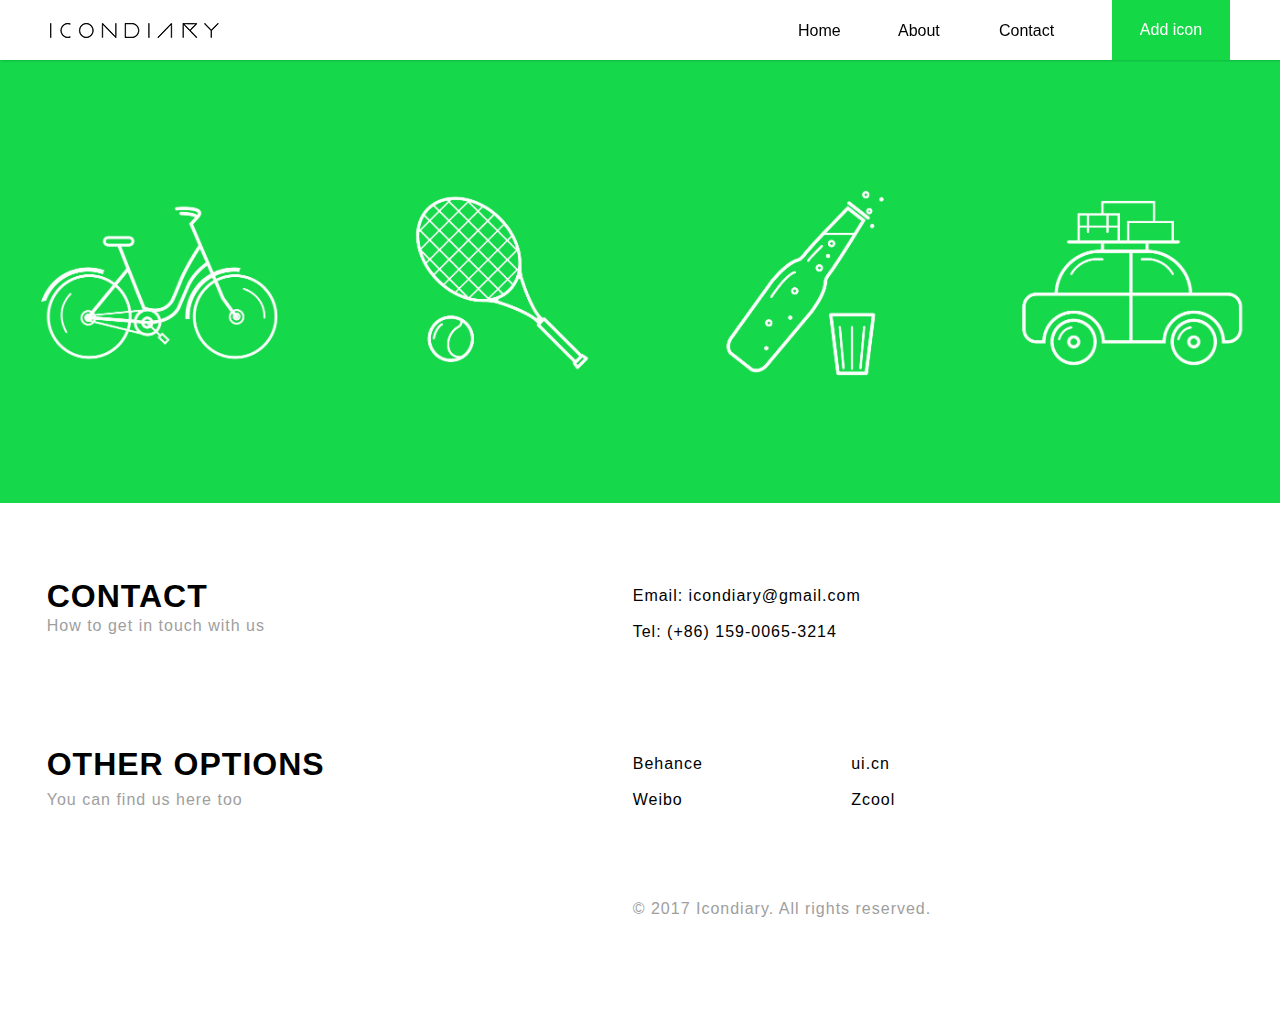
<file: contact-·-icondiary.html>
<!DOCTYPE html>
<html class="nojs html css_verticalspacer" lang="zh-TW">
 <head>

  <meta http-equiv="Content-type" content="text/html;charset=UTF-8"/>
  <meta name="description" content="icondiary365.com-每天一篇图标日记 Icondiary is a design project run by ChuanHu Du、YiTing Dong and Ying Wang.Every day in 2017, we’ll post a new icon, exploring various styles to practice design and technique.These icons will be free to use."/>
  <meta name="keywords" content="图标，设计，图标设计，ui，ui设计，icon，icon design，平面设计，graphic design"/>
  <meta name="generator" content="2017.0.0.363"/>
  <meta name="viewport" content="width=device-width, initial-scale=1.0"/>
  
  <script type="text/javascript">
   // Update the 'nojs'/'js' class on the html node
document.documentElement.className = document.documentElement.className.replace(/\bnojs\b/g, 'js');

// Check that all required assets are uploaded and up-to-date
if(typeof Muse == "undefined") window.Muse = {}; window.Muse.assets = {"required":["museutils.js", "museconfig.js", "webpro.js", "jquery.watch.js", "musewpdisclosure.js", "jquery.museresponsive.js", "require.js", "jquery.musepolyfill.bgsize.js", "contact-_-icondiary.css"], "outOfDate":[]};
</script>
  
  <link rel="shortcut icon" href="images/favicon.ico?crc=4225511874"/>
  <title>Contact · icondiary</title>
  <!-- CSS -->
  <link rel="stylesheet" type="text/css" href="css/site_global.css?crc=443350757"/>
  <link rel="stylesheet" type="text/css" href="css/master_b-__.css?crc=102636447"/>
  <link rel="stylesheet" type="text/css" href="css/contact-_-icondiary.css?crc=3823777112" id="pagesheet"/>
  <!-- IE-only CSS -->
  <!--[if lt IE 9]>
  <link rel="stylesheet" type="text/css" href="css/iefonts_contact-_-icondiary.css?crc=3824530138"/>
  <link rel="stylesheet" type="text/css" href="css/nomq_preview_master_b-__.css?crc=79565869"/>
  <link rel="stylesheet" type="text/css" href="css/nomq_contact-_-icondiary.css?crc=3786868139" id="nomq_pagesheet"/>
  <![endif]-->
  <!-- Other scripts -->
  <script type="text/javascript">
   var __adobewebfontsappname__ = "muse";
</script>
  <!-- JS includes -->
  <script type="text/javascript">
   document.write('\x3Cscript src="' + (document.location.protocol == 'https:' ? 'https:' : 'http:') + '//webfonts.creativecloud.com/source-sans-pro:n7,n4:default.js" type="text/javascript">\x3C/script>');
</script>
   </head>
 <body>

  <div class="breakpoint active" id="bp_infinity" data-min-width="769"><!-- responsive breakpoint node -->
   <div class="clearfix borderbox" id="page"><!-- column -->
    <div class="clearfix colelem" id="pu742"><!-- group -->
     <div class="browser_width shared_content" id="u742-bw" data-content-guid="u742-bw_content">
      <div id="u742"><!-- simple frame --></div>
     </div>
     <a class="nonblock nontext" id="u8885" href="mailto:icondiary@gmail.com"><!-- simple frame --></a>
    </div>
    <a class="anchor_item colelem shared_content" id="back-to-top" data-content-guid="back-to-top_content"></a>
    <a class="nonblock nontext clip_frame pinned-colelem" id="u653" href="index.html"><!-- image --><img class="block temp_no_img_src" id="u653_img" data-orig-src="images/logo%403x.png?crc=3800071064" data-hidpi-src="images/logo%403x_2x.png?crc=3948218236" alt="" width="169" height="15" src="images/blank.gif?crc=4208392903"/></a>
    <a class="nonblock nontext clearfix pinned-colelem" id="u17286-4" href="index.html"><!-- content --><p id="u17286-2">Home</p></a>
    <a class="nonblock nontext clearfix pinned-colelem" id="u655-4" href="about-%c2%b7-icondiary.html"><!-- content --><p id="u655-2">About</p></a>
    <a class="nonblock nontext MuseLinkActive clearfix pinned-colelem" id="u656-4" href="contact-%c2%b7-icondiary.html"><!-- content --><p id="u656-2">Contact</p></a>
    <a class="nonblock nontext clearfix pinned-colelem" id="u8895-4" href="mailto:icondiary@gmail.com"><!-- content --><p id="u8895-2">Add icon</p></a>
    <div class="museBGSize colelem shared_content" id="u534" data-content-guid="u534_content"><!-- simple frame -->
     <div class="fluid_height_spacer"></div>
    </div>
    <div class="clearfix colelem shared_content" id="pu535-4" data-content-guid="pu535-4_content"><!-- group -->
     <div class="clearfix grpelem" id="u535-4"><!-- content -->
      <p>CONTACT</p>
     </div>
     <a class="nonblock nontext clearfix grpelem shared_content" id="u616-4" href="mailto:icondairy@gmail.com" data-content-guid="u616-4_content"><!-- content --><p id="u616-2"><span id="u616">Email: icondiary@gmail.com</span></p></a>
    </div>
    <div class="clearfix colelem shared_content" id="pu545-4" data-content-guid="pu545-4_content"><!-- group -->
     <div class="clearfix grpelem" id="u545-4"><!-- content -->
      <p>How to get in touch with us</p>
     </div>
     <div class="clearfix grpelem shared_content" id="u619-4" data-content-guid="u619-4_content"><!-- content -->
      <p id="u619-2">Tel: (+86) 159-0065-3214</p>
     </div>
    </div>
    <div class="clearfix colelem shared_content" id="pu536-4" data-content-guid="pu536-4_content"><!-- group -->
     <div class="clearfix grpelem" id="u536-4"><!-- content -->
      <p>OTHER OPTIONS</p>
     </div>
     <a class="nonblock nontext clearfix grpelem shared_content" id="u580-4" href="https://www.behance.net/icondairy" target="_blank" data-content-guid="u580-4_content"><!-- content --><p id="u580-2"><span id="u580">Behance</span></p></a>
     <a class="nonblock nontext clearfix grpelem shared_content" id="u601-4" href="http://i.ui.cn/ucenter/1011894.html" target="_blank" data-content-guid="u601-4_content"><!-- content --><p id="u601-2"><span id="u601">ui.cn</span></p></a>
    </div>
    <div class="clearfix colelem shared_content" id="pu546-4" data-content-guid="pu546-4_content"><!-- group -->
     <div class="clearfix grpelem" id="u546-4"><!-- content -->
      <p>You can find us here too</p>
     </div>
     <a class="nonblock nontext clearfix grpelem shared_content" id="u610-4" href="http://weibo.com/5854083825" target="_blank" data-content-guid="u610-4_content"><!-- content --><p id="u610-2"><span id="u610">Weibo</span></p></a>
     <a class="nonblock nontext clearfix grpelem shared_content" id="u15990-4" href="http://www.zcool.com.cn/u/15516032" target="_blank" data-content-guid="u15990-4_content"><!-- content --><p id="u15990-2"><span id="u15990">Zcool</span></p></a>
    </div>
    <div class="clearfix colelem shared_content" id="u625-4" data-content-guid="u625-4_content"><!-- content -->
     <p>© 2017 Icondiary. All rights reserved.</p>
    </div>
    <div class="verticalspacer" data-offset-top="1050" data-content-above-spacer="1049" data-content-below-spacer="0"></div>
   </div>
  </div>
  <div class="breakpoint" id="bp_768" data-min-width="415" data-max-width="768"><!-- responsive breakpoint node -->
   <div class="clearfix borderbox temp_no_id" data-orig-id="page"><!-- column -->
    <div class="clearfix colelem temp_no_id" data-orig-id="pu742"><!-- group -->
     <span class="browser_width placeholder" data-placeholder-for="u742-bw_content"><!-- placeholder node --></span>
     <div id="accordionu10669-wrapper">
      <ul class="AccordionWidget clearfix" id="accordionu10669"><!-- vertical box -->
       <li class="AccordionPanel borderbox clearfix colelem" id="u10670"><!-- vertical box --><div class="AccordionPanelTab borderbox clearfix colelem" id="u10675-3"><!-- content --><p>&nbsp;</p></div><div class="AccordionPanelContent disn borderbox shadow clearfix colelem" id="u10671"><!-- column --><a class="nonblock nontext clearfix colelem" id="u10672-4" href="index.html"><!-- content --><p id="u10672-2">Home</p></a><a class="nonblock nontext clearfix colelem" id="u10674-4" href="about-%c2%b7-icondiary.html"><!-- content --><p id="u10674-2">About</p></a><a class="nonblock nontext MuseLinkActive clearfix colelem" id="u10673-4" href="contact-%c2%b7-icondiary.html"><!-- content --><p id="u10673-2">Contact</p></a></div></li>
      </ul>
     </div>
    </div>
    <span class="anchor_item colelem placeholder" data-placeholder-for="back-to-top_content"><!-- placeholder node --></span>
    <a class="nonblock nontext clip_frame pinned-colelem" id="u10720" href="index.html"><!-- image --><img class="block temp_no_img_src" id="u10720_img" data-orig-src="images/logo%403x158x14.png?crc=4257796738" data-hidpi-src="images/logo%403x158x14_2x.png?crc=3948218236" alt="" width="158" height="14" src="images/blank.gif?crc=4208392903"/></a>
    <span class="museBGSize colelem placeholder" data-placeholder-for="u534_content"><!-- placeholder node --></span>
    <span class="clearfix colelem placeholder" data-placeholder-for="pu535-4_content"><!-- placeholder node --></span>
    <span class="clearfix colelem placeholder" data-placeholder-for="pu545-4_content"><!-- placeholder node --></span>
    <span class="clearfix colelem placeholder" data-placeholder-for="pu536-4_content"><!-- placeholder node --></span>
    <span class="clearfix colelem placeholder" data-placeholder-for="pu546-4_content"><!-- placeholder node --></span>
    <span class="clearfix colelem placeholder" data-placeholder-for="u625-4_content"><!-- placeholder node --></span>
    <div class="verticalspacer" data-offset-top="830" data-content-above-spacer="829" data-content-below-spacer="0"></div>
   </div>
   <div class="preload_images">
    <img class="preload temp_no_img_src" data-orig-src="images/close%402x.png?crc=4260313611" alt="" src="images/blank.gif?crc=4208392903"/>
    <img class="preload temp_no_img_src" data-orig-src="images/close%402x_2x.png?crc=3870637937" alt="" src="images/blank.gif?crc=4208392903"/>
   </div>
  </div>
  <div class="breakpoint" id="bp_414" data-max-width="414"><!-- responsive breakpoint node -->
   <div class="clearfix borderbox temp_no_id" data-orig-id="page"><!-- column -->
    <div class="position_content" id="page_position_content">
     <div class="clearfix colelem temp_no_id" data-orig-id="pu742"><!-- group -->
      <span class="browser_width placeholder" data-placeholder-for="u742-bw_content"><!-- placeholder node --></span>
      <div class="browser_width" id="accordionu10737-bw">
       <ul class="AccordionWidget clearfix" id="accordionu10737"><!-- vertical box -->
        <li class="AccordionPanel clearfix colelem100" id="u10738"><!-- vertical box --><div class="AccordionPanelTab transition clearfix colelem100" id="u10743-3"><!-- content --><p>&nbsp;</p></div><div class="AccordionPanelContent disn shadow clearfix colelem100" id="u10739"><!-- column --><a class="nonblock nontext clearfix colelem" id="u10740-4" href="index.html"><!-- content --><p id="u10740-2">Home</p></a><a class="nonblock nontext clearfix colelem" id="u10741-4" href="about-%c2%b7-icondiary.html"><!-- content --><p id="u10741-2">About</p></a><a class="nonblock nontext MuseLinkActive clearfix colelem" id="u10742-4" href="contact-%c2%b7-icondiary.html"><!-- content --><p id="u10742-2">Contact</p></a></div></li>
       </ul>
      </div>
     </div>
     <span class="anchor_item colelem placeholder" data-placeholder-for="back-to-top_content"><!-- placeholder node --></span>
     <a class="nonblock nontext clip_frame pinned-colelem" id="u10805" href="index.html"><!-- image --><img class="block temp_no_img_src" id="u10805_img" data-orig-src="images/logo%403x136x12.png?crc=175328799" data-hidpi-src="images/logo%403x136x12_2x.png?crc=3948218236" alt="" width="135" height="12" src="images/blank.gif?crc=4208392903"/></a>
     <span class="museBGSize colelem placeholder" data-placeholder-for="u534_content"><!-- placeholder node --></span>
     <div class="browser_width colelem" id="u9844-4-bw">
      <div class="clearfix" id="u9844-4"><!-- content -->
       <p id="u9844-2">CONTACT</p>
      </div>
     </div>
     <div class="browser_width colelem" id="u9845-4-bw">
      <div class="clearfix" id="u9845-4"><!-- content -->
       <p id="u9845-2">How to get in touch with us</p>
      </div>
     </div>
     <span class="nonblock nontext clearfix colelem placeholder" data-placeholder-for="u616-4_content"><!-- placeholder node --></span>
     <span class="clearfix colelem placeholder" data-placeholder-for="u619-4_content"><!-- placeholder node --></span>
     <div class="browser_width colelem" id="u9874-4-bw">
      <div class="clearfix" id="u9874-4"><!-- content -->
       <p id="u9874-2">OTHER OPTIONS</p>
      </div>
     </div>
     <div class="browser_width colelem" id="u9865-4-bw">
      <div class="clearfix" id="u9865-4"><!-- content -->
       <p id="u9865-2">You can find us here too</p>
      </div>
     </div>
     <span class="nonblock nontext clearfix colelem placeholder" data-placeholder-for="u580-4_content"><!-- placeholder node --></span>
     <span class="nonblock nontext clearfix colelem placeholder" data-placeholder-for="u601-4_content"><!-- placeholder node --></span>
     <span class="nonblock nontext clearfix colelem placeholder" data-placeholder-for="u610-4_content"><!-- placeholder node --></span>
     <span class="nonblock nontext clearfix colelem placeholder" data-placeholder-for="u15990-4_content"><!-- placeholder node --></span>
     <div class="browser_width colelem" id="u9706-bw">
      <div id="u9706"><!-- group -->
       <div class="clearfix" id="u9706_align_to_page">
        <div class="clearfix grpelem" id="u9753-4"><!-- content -->
         <p id="u9753-2">© 2017 Icondiary. All rights reserved.</p>
        </div>
       </div>
      </div>
     </div>
     <div class="verticalspacer" data-offset-top="774" data-content-above-spacer="773" data-content-below-spacer="0"></div>
    </div>
   </div>
   <div class="preload_images">
    <img class="preload temp_no_img_src" data-orig-src="images/close%402x.png?crc=4260313611" alt="" src="images/blank.gif?crc=4208392903"/>
    <img class="preload temp_no_img_src" data-orig-src="images/close%402x_2x.png?crc=3870637937" alt="" src="images/blank.gif?crc=4208392903"/>
   </div>
  </div>
  <!-- Other scripts -->
  <script type="text/javascript">
   window.Muse.assets.check=function(d){if(!window.Muse.assets.checked){window.Muse.assets.checked=!0;var b={},c=function(a,b){if(window.getComputedStyle){var c=window.getComputedStyle(a,null);return c&&c.getPropertyValue(b)||c&&c[b]||""}if(document.documentElement.currentStyle)return(c=a.currentStyle)&&c[b]||a.style&&a.style[b]||"";return""},a=function(a){if(a.match(/^rgb/))return a=a.replace(/\s+/g,"").match(/([\d\,]+)/gi)[0].split(","),(parseInt(a[0])<<16)+(parseInt(a[1])<<8)+parseInt(a[2]);if(a.match(/^\#/))return parseInt(a.substr(1),
16);return 0},g=function(g){for(var f=document.getElementsByTagName("link"),h=0;h<f.length;h++)if("text/css"==f[h].type){var i=(f[h].href||"").match(/\/?css\/([\w\-]+\.css)\?crc=(\d+)/);if(!i||!i[1]||!i[2])break;b[i[1]]=i[2]}f=document.createElement("div");f.className="version";f.style.cssText="display:none; width:1px; height:1px;";document.getElementsByTagName("body")[0].appendChild(f);for(h=0;h<Muse.assets.required.length;){var i=Muse.assets.required[h],l=i.match(/([\w\-\.]+)\.(\w+)$/),k=l&&l[1]?
l[1]:null,l=l&&l[2]?l[2]:null;switch(l.toLowerCase()){case "css":k=k.replace(/\W/gi,"_").replace(/^([^a-z])/gi,"_$1");f.className+=" "+k;k=a(c(f,"color"));l=a(c(f,"backgroundColor"));k!=0||l!=0?(Muse.assets.required.splice(h,1),"undefined"!=typeof b[i]&&(k!=b[i]>>>24||l!=(b[i]&16777215))&&Muse.assets.outOfDate.push(i)):h++;f.className="version";break;case "js":h++;break;default:throw Error("Unsupported file type: "+l);}}d?d().jquery!="1.8.3"&&Muse.assets.outOfDate.push("jquery-1.8.3.min.js"):Muse.assets.required.push("jquery-1.8.3.min.js");
f.parentNode.removeChild(f);if(Muse.assets.outOfDate.length||Muse.assets.required.length)f="伺服器上的某些檔案可能遺失或不正確。請清除瀏覽器快取後再試一次。若問題持續發生，請聯絡網站作者。",g&&Muse.assets.outOfDate.length&&(f+="\nOut of date: "+Muse.assets.outOfDate.join(",")),g&&Muse.assets.required.length&&(f+="\nMissing: "+Muse.assets.required.join(",")),alert(f)};location&&location.search&&location.search.match&&location.search.match(/muse_debug/gi)?setTimeout(function(){g(!0)},5E3):g()}};
var muse_init=function(){require.config({baseUrl:""});require(["jquery","museutils","whatinput","jquery.musepolyfill.bgsize","jquery.watch","webpro","musewpdisclosure","jquery.museresponsive"],function(d){var $ = d;$(document).ready(function(){try{
window.Muse.assets.check($);/* body */
Muse.Utils.transformMarkupToFixBrowserProblemsPreInit();/* body */
Muse.Utils.detectScreenResolution();/* HiDPI screens */
Muse.Utils.prepHyperlinks(true);/* body */
Muse.Utils.fullPage('#page');/* 100% height page */
Muse.Utils.resizeHeight('.browser_width');/* resize height */
Muse.Utils.requestAnimationFrame(function() { $('body').addClass('initialized'); });/* mark body as initialized */
Muse.Utils.initWidget('#accordionu10669', ['#bp_768'], function(elem) { return new WebPro.Widget.Accordion(elem, {canCloseAll:true,defaultIndex:-1}); });/* #accordionu10669 */
Muse.Utils.initWidget('#accordionu10737', ['#bp_414'], function(elem) { return new WebPro.Widget.Accordion(elem, {canCloseAll:true,defaultIndex:-1}); });/* #accordionu10737 */
$( '.breakpoint' ).registerBreakpoint();/* Register breakpoints */
Muse.Utils.transformMarkupToFixBrowserProblems();/* body */
}catch(b){if(b&&"function"==typeof b.notify?b.notify():Muse.Assert.fail("Error calling selector function: "+b),false)throw b;}})})};

</script>
  <!-- RequireJS script -->
  <script src="scripts/require.js?crc=244322403" type="text/javascript" async data-main="scripts/museconfig.js?crc=168988563" onload="if (requirejs) requirejs.onError = function(requireType, requireModule) { if (requireType && requireType.toString && requireType.toString().indexOf && 0 <= requireType.toString().indexOf('#scripterror')) window.Muse.assets.check(); }" onerror="window.Muse.assets.check();"></script>
   </body>
</html>
</file>
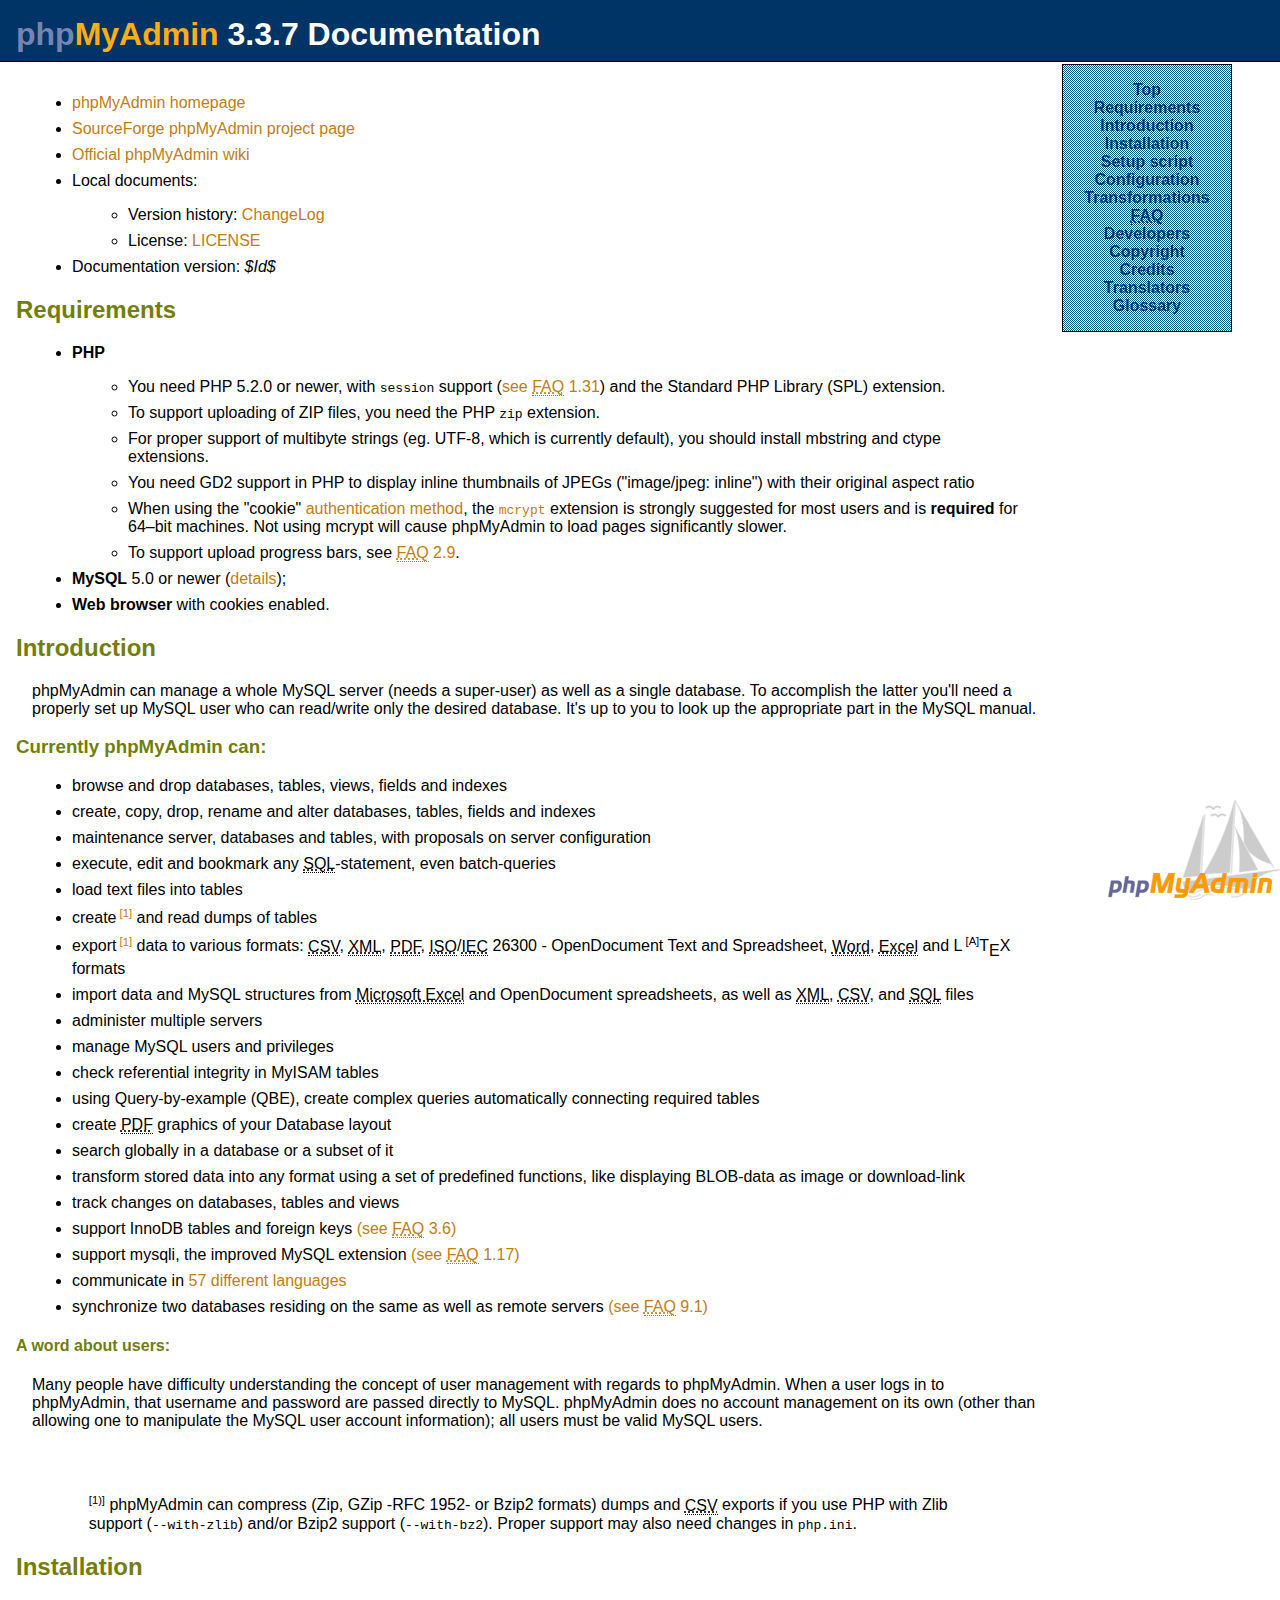
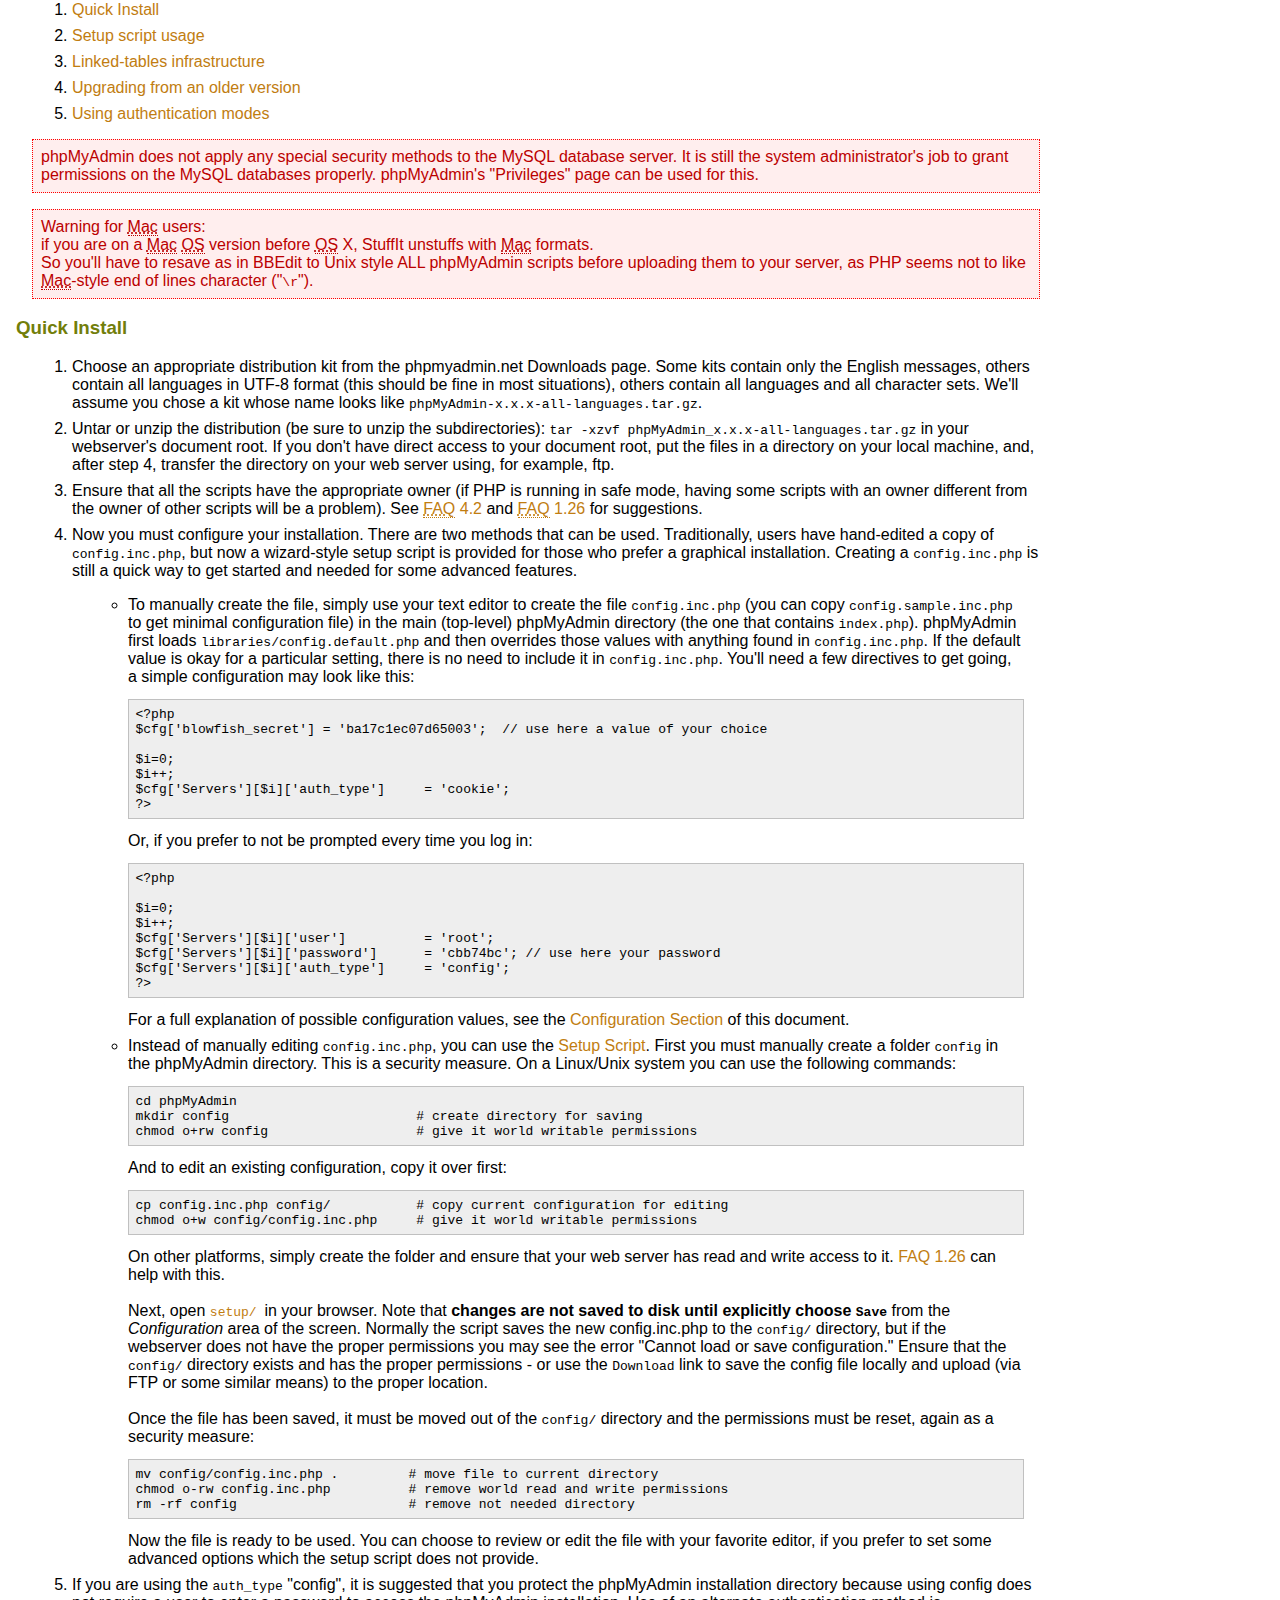
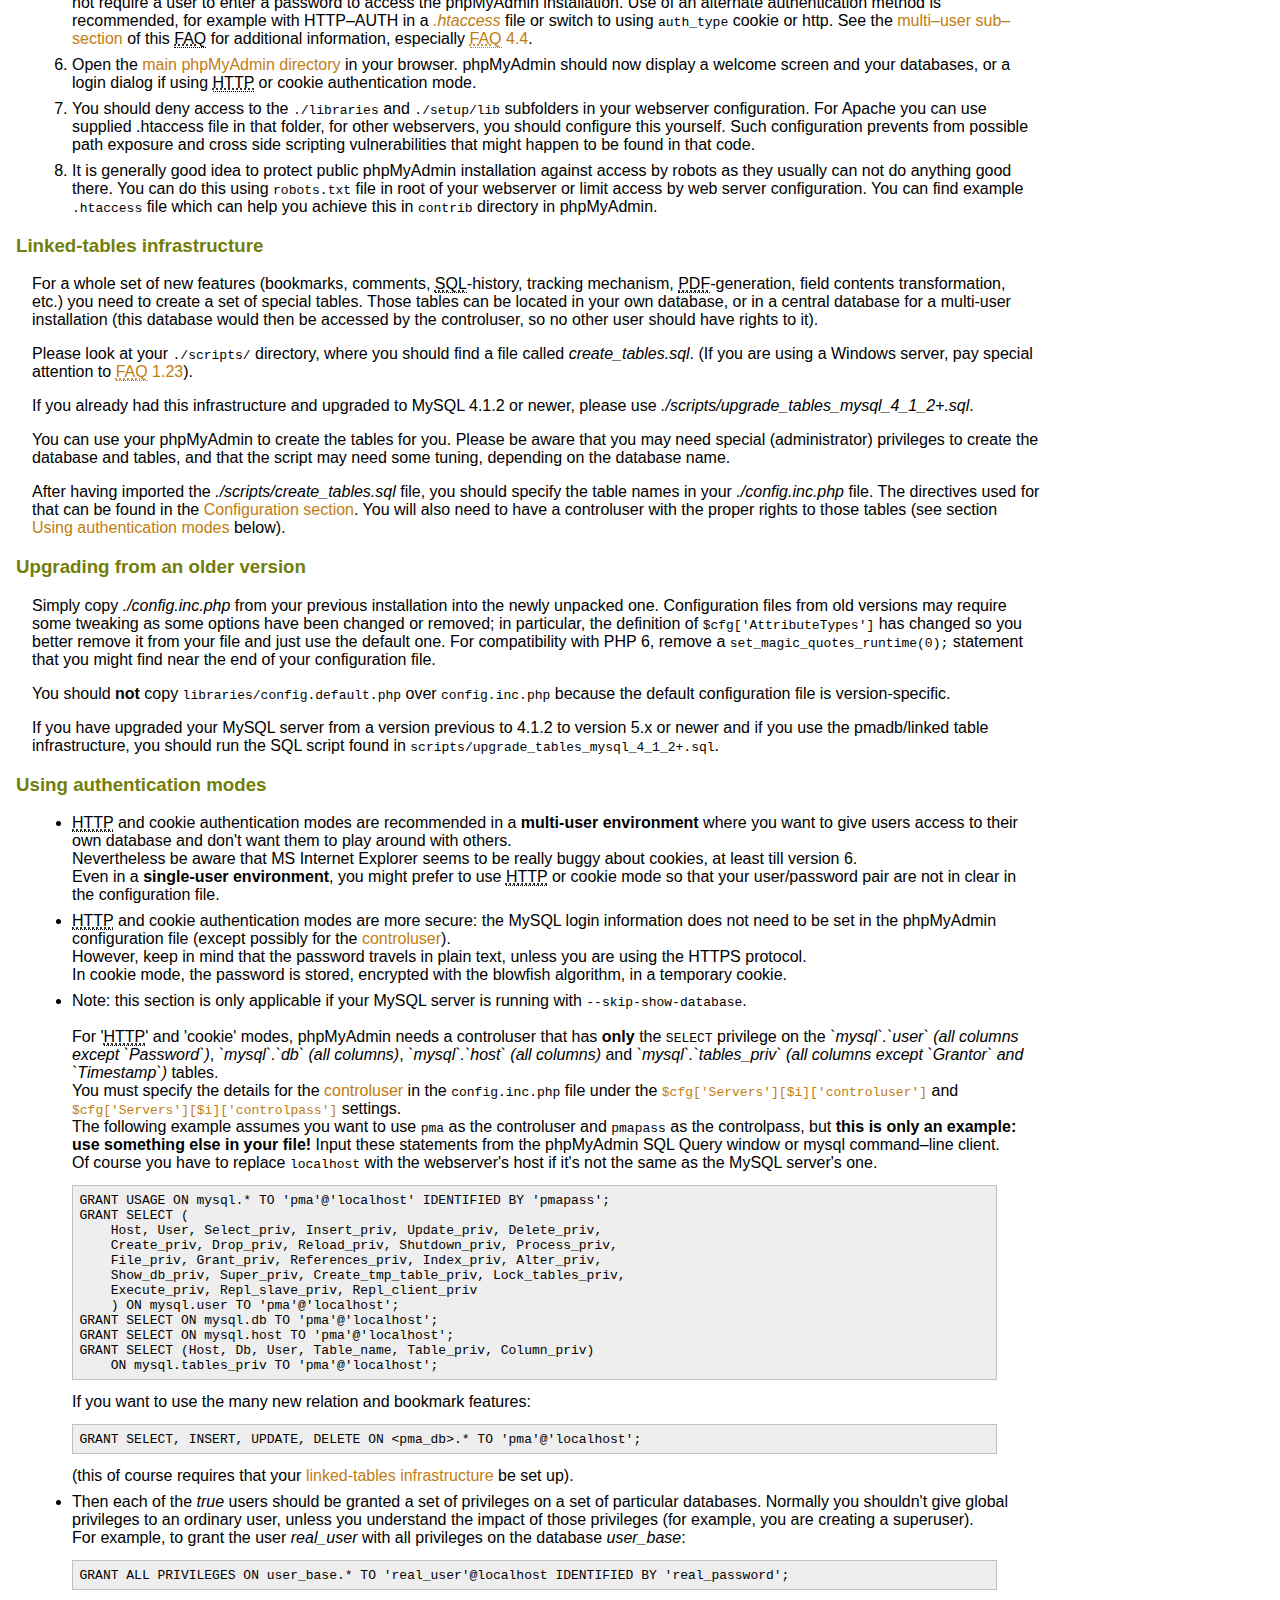
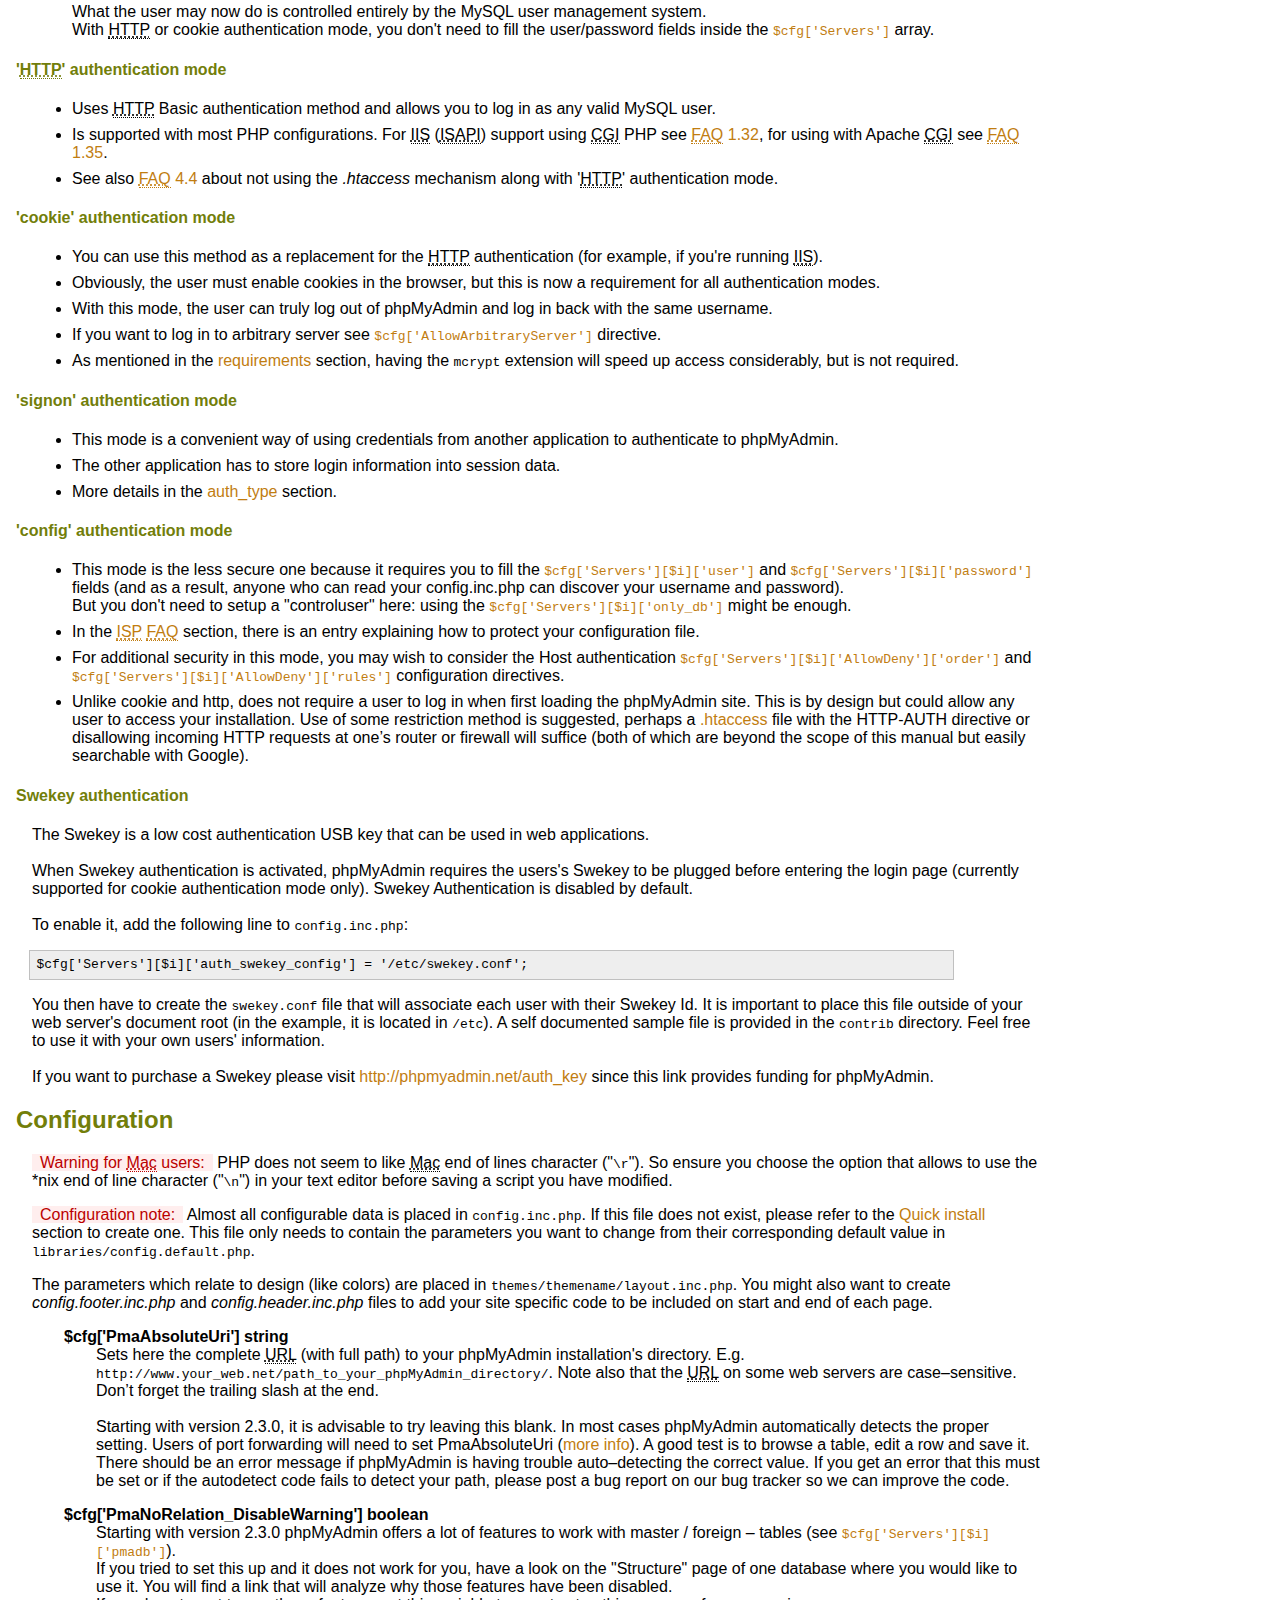
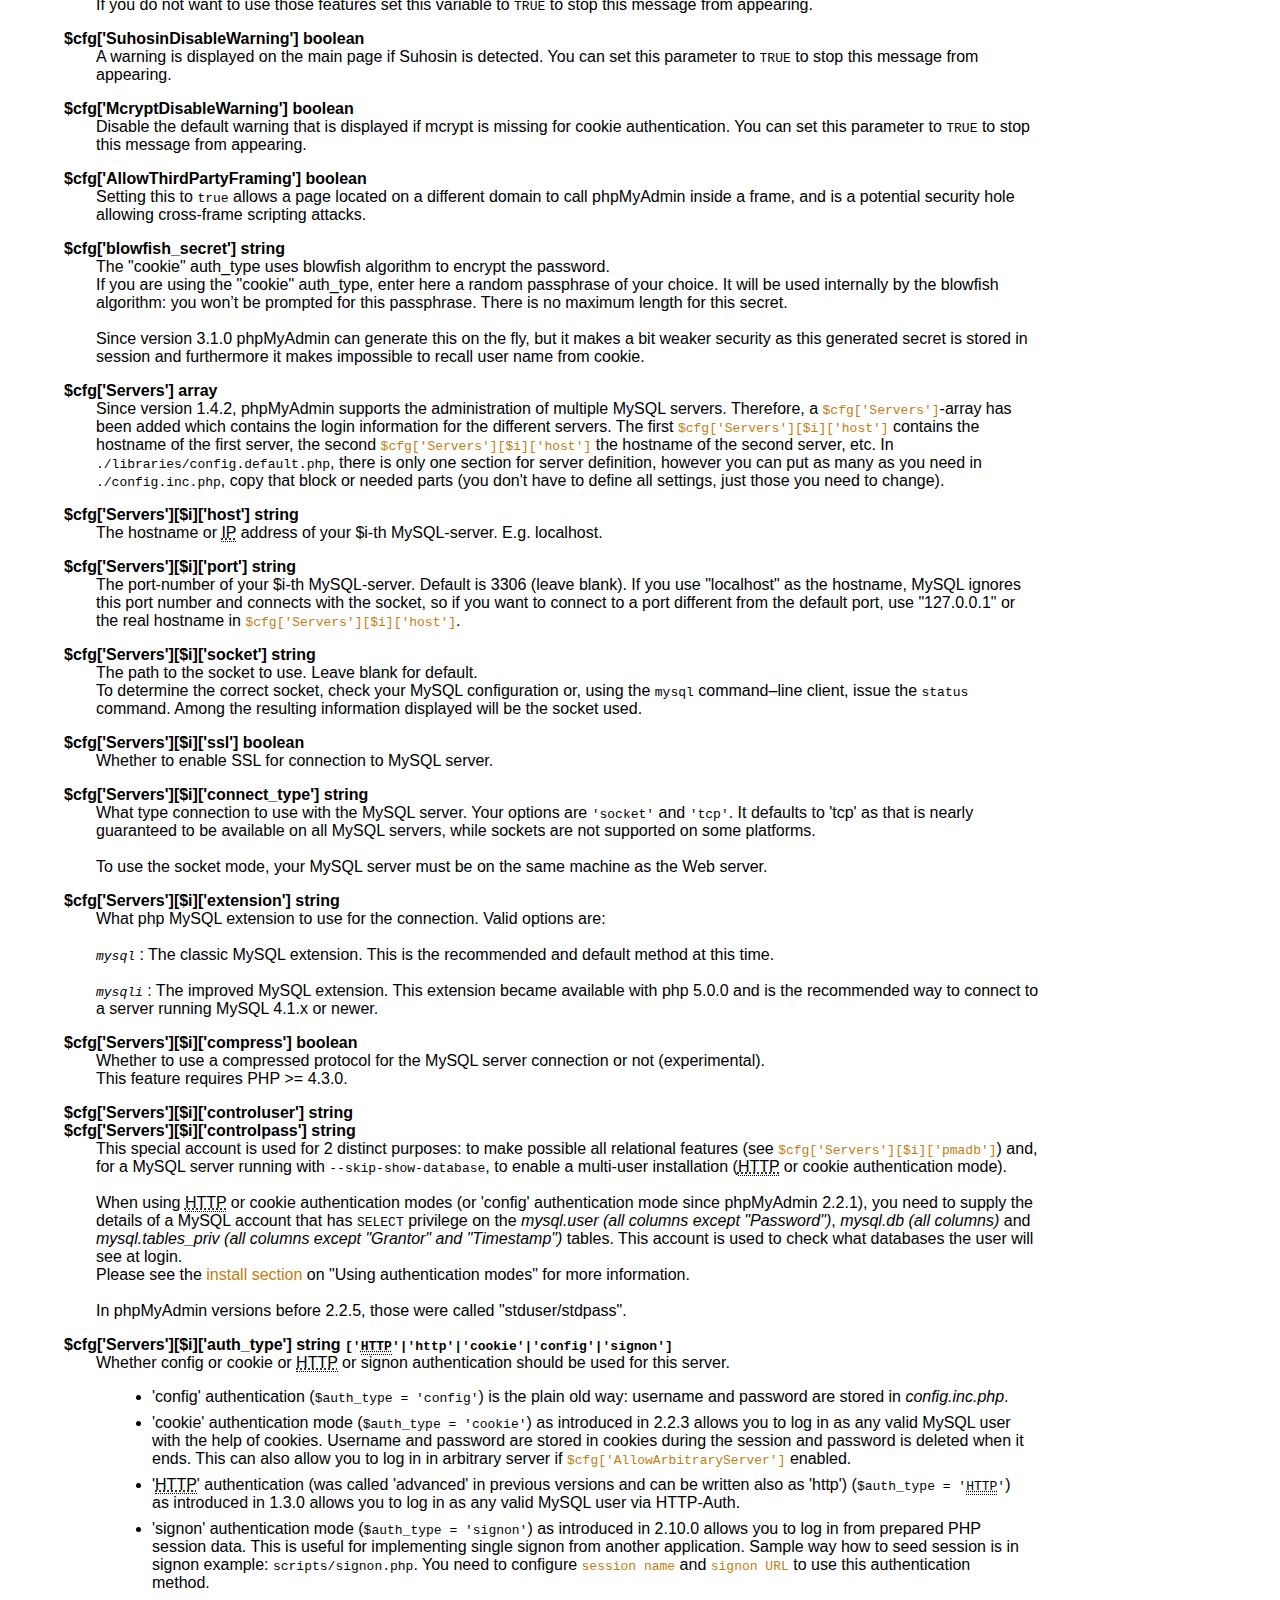
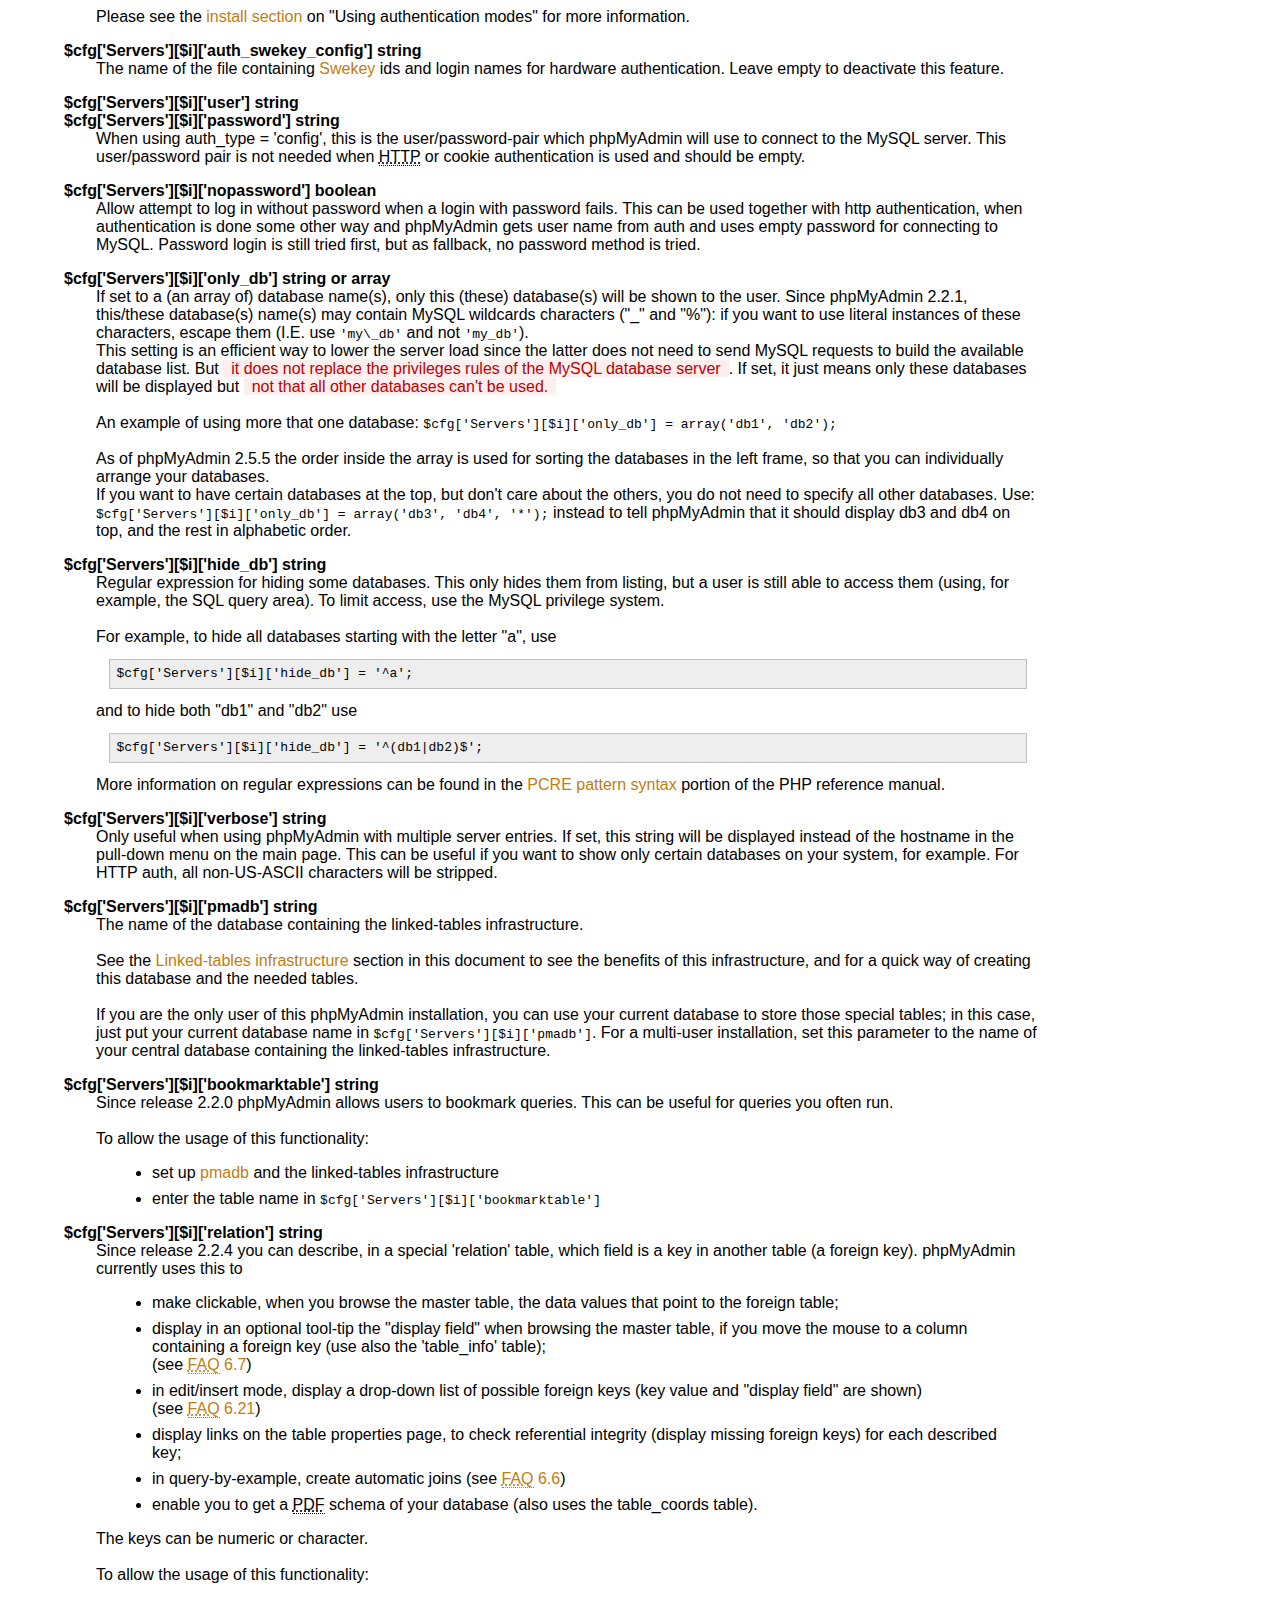
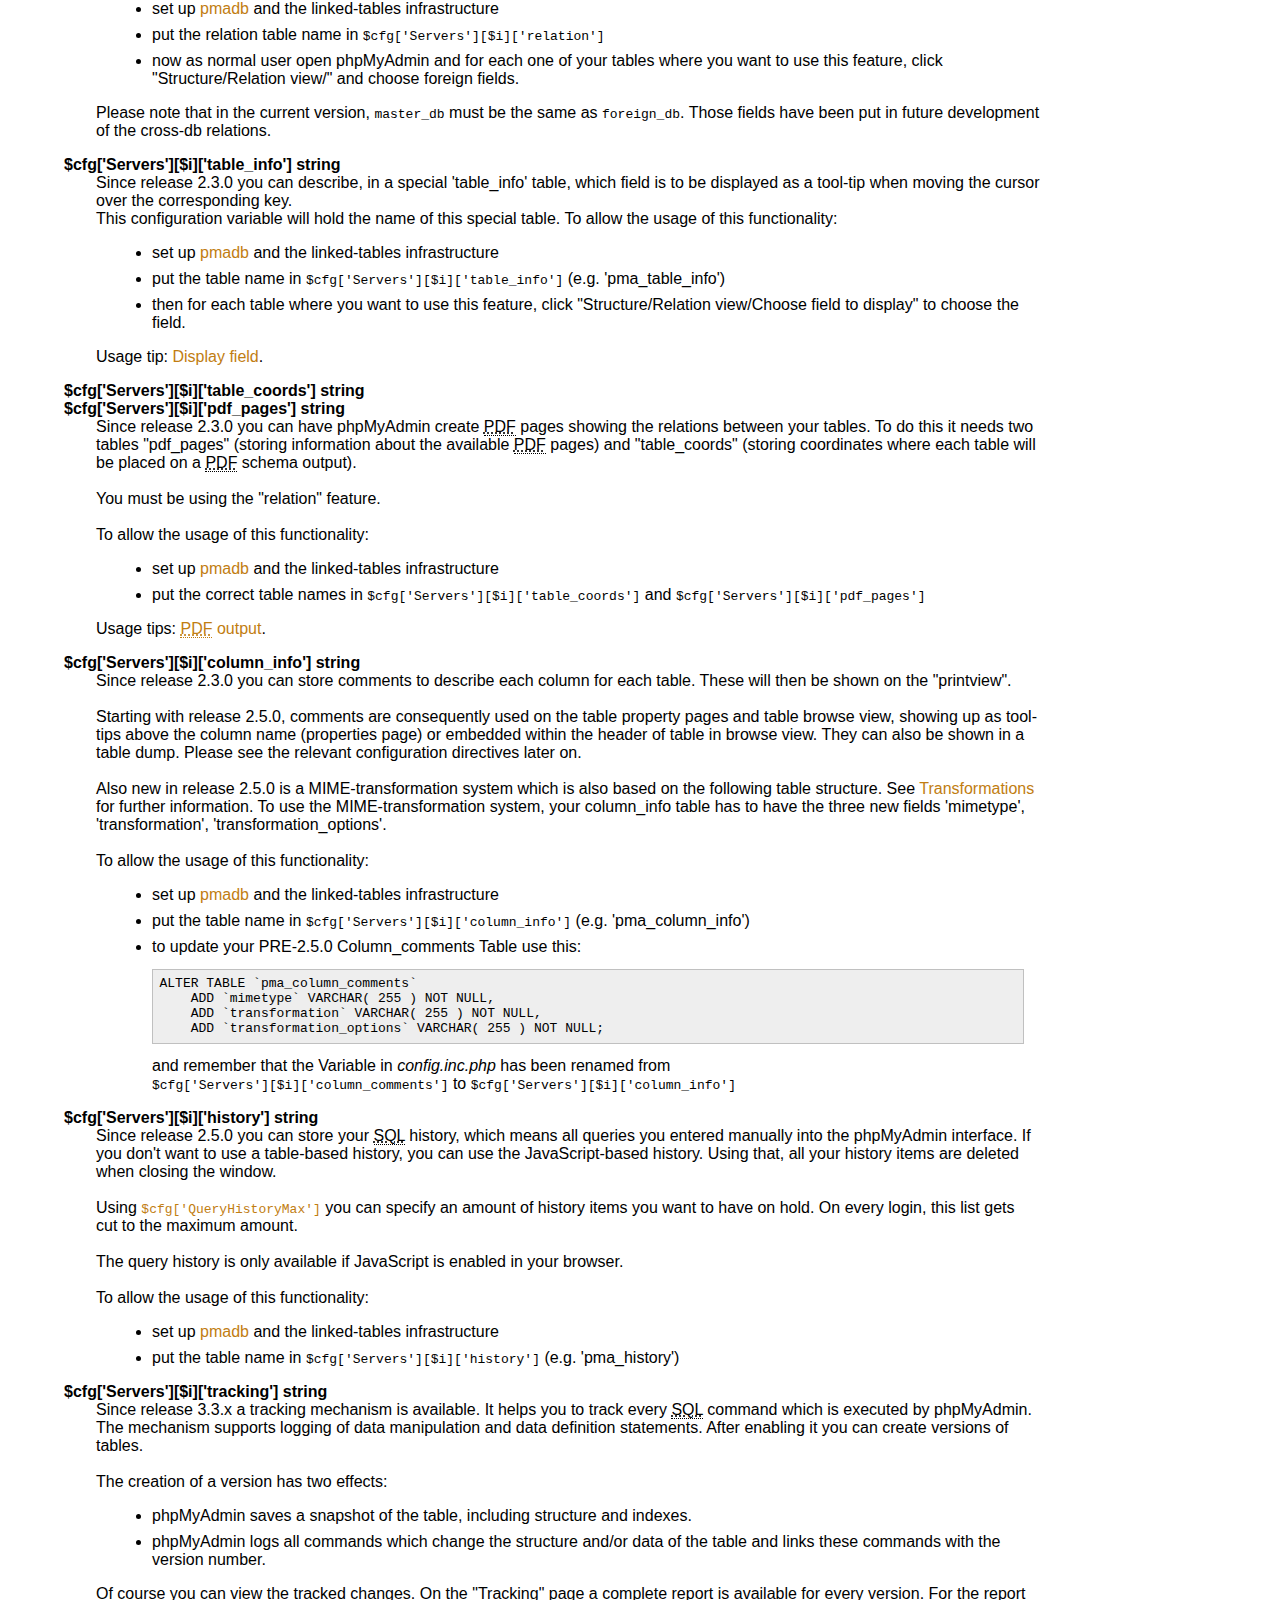
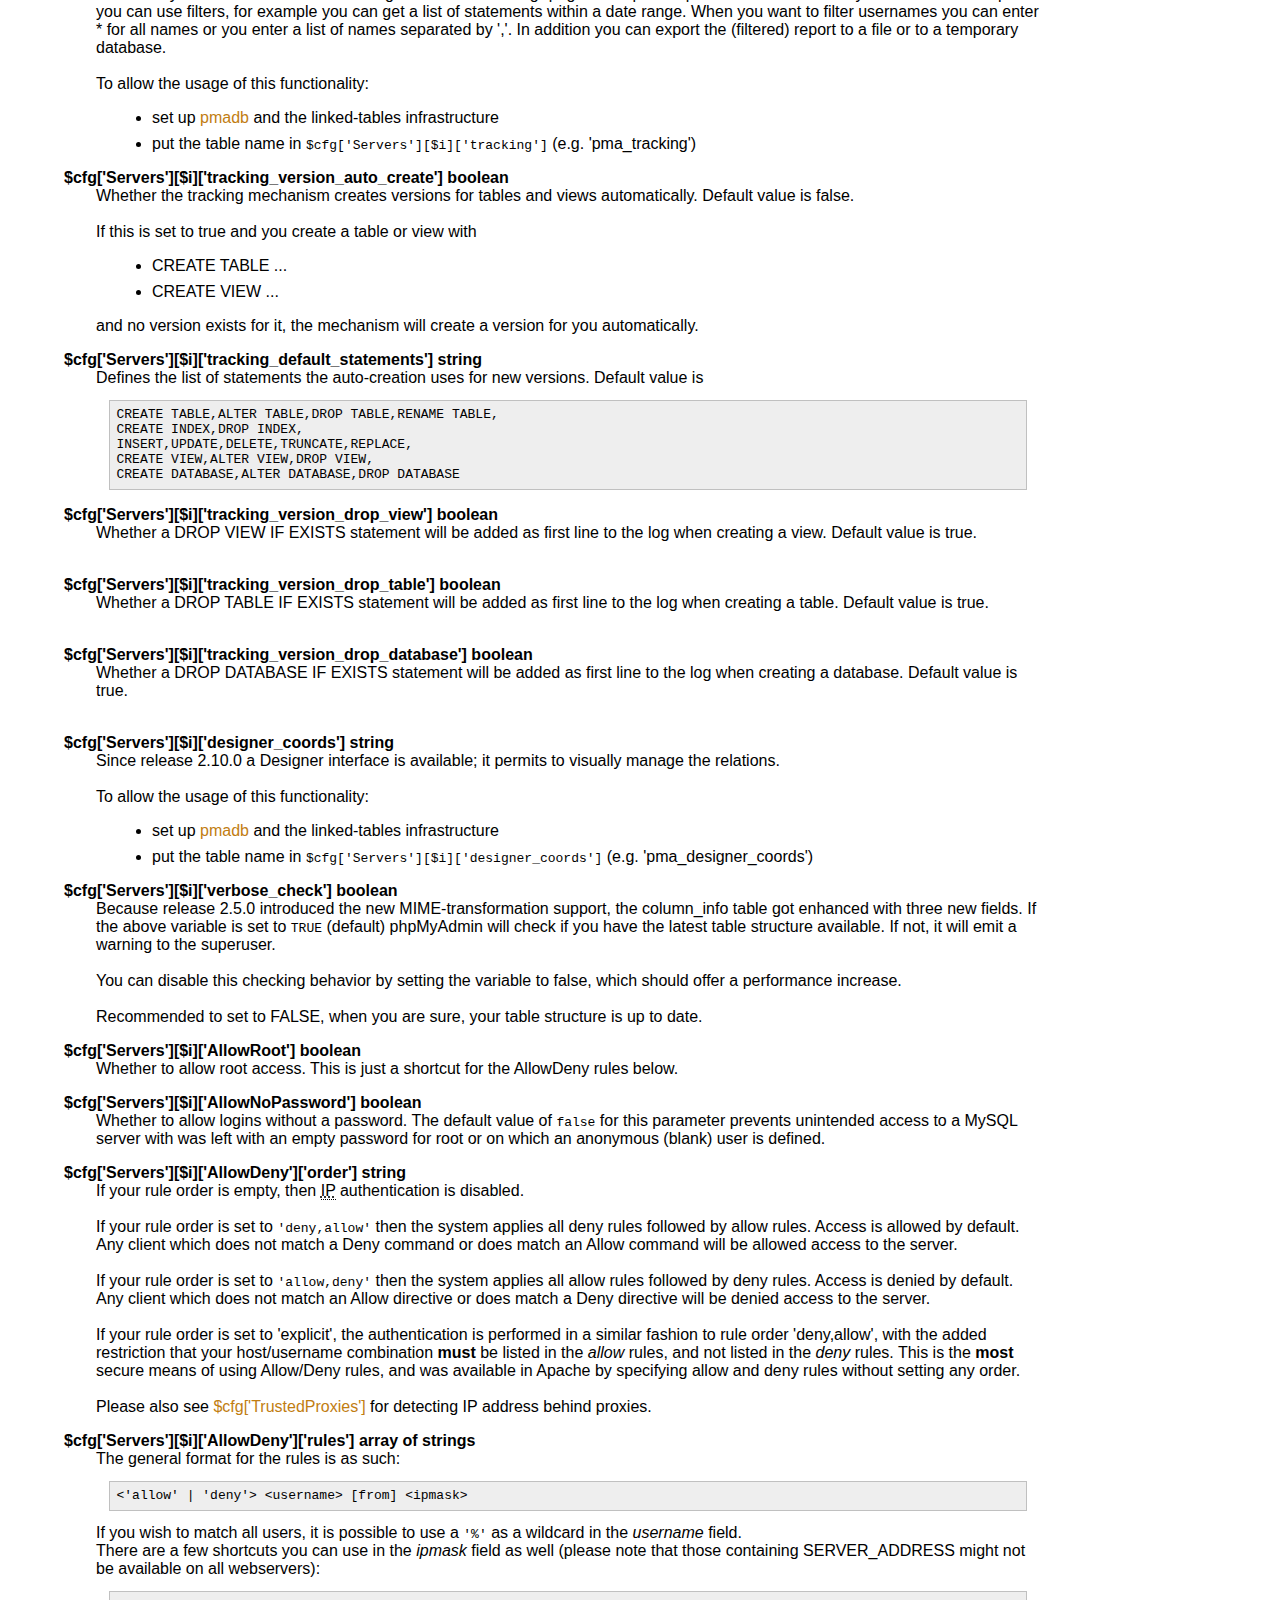
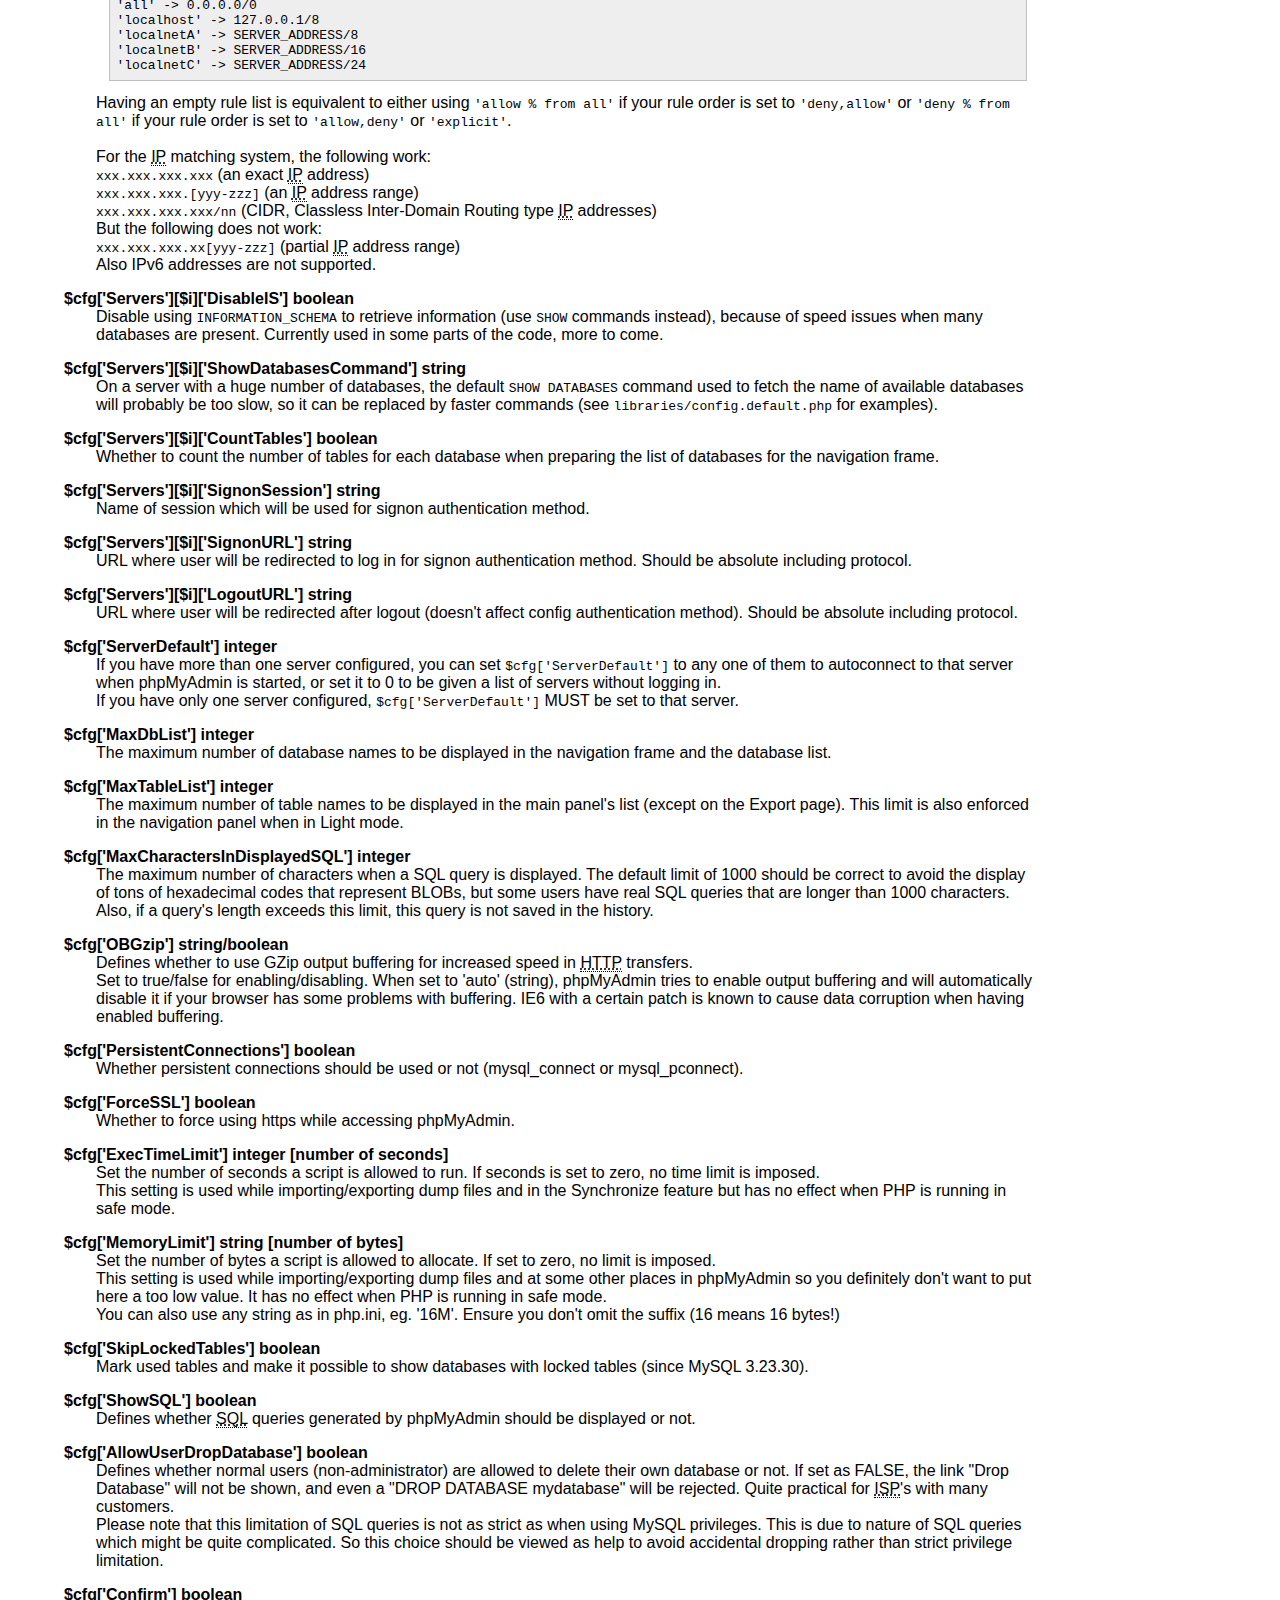
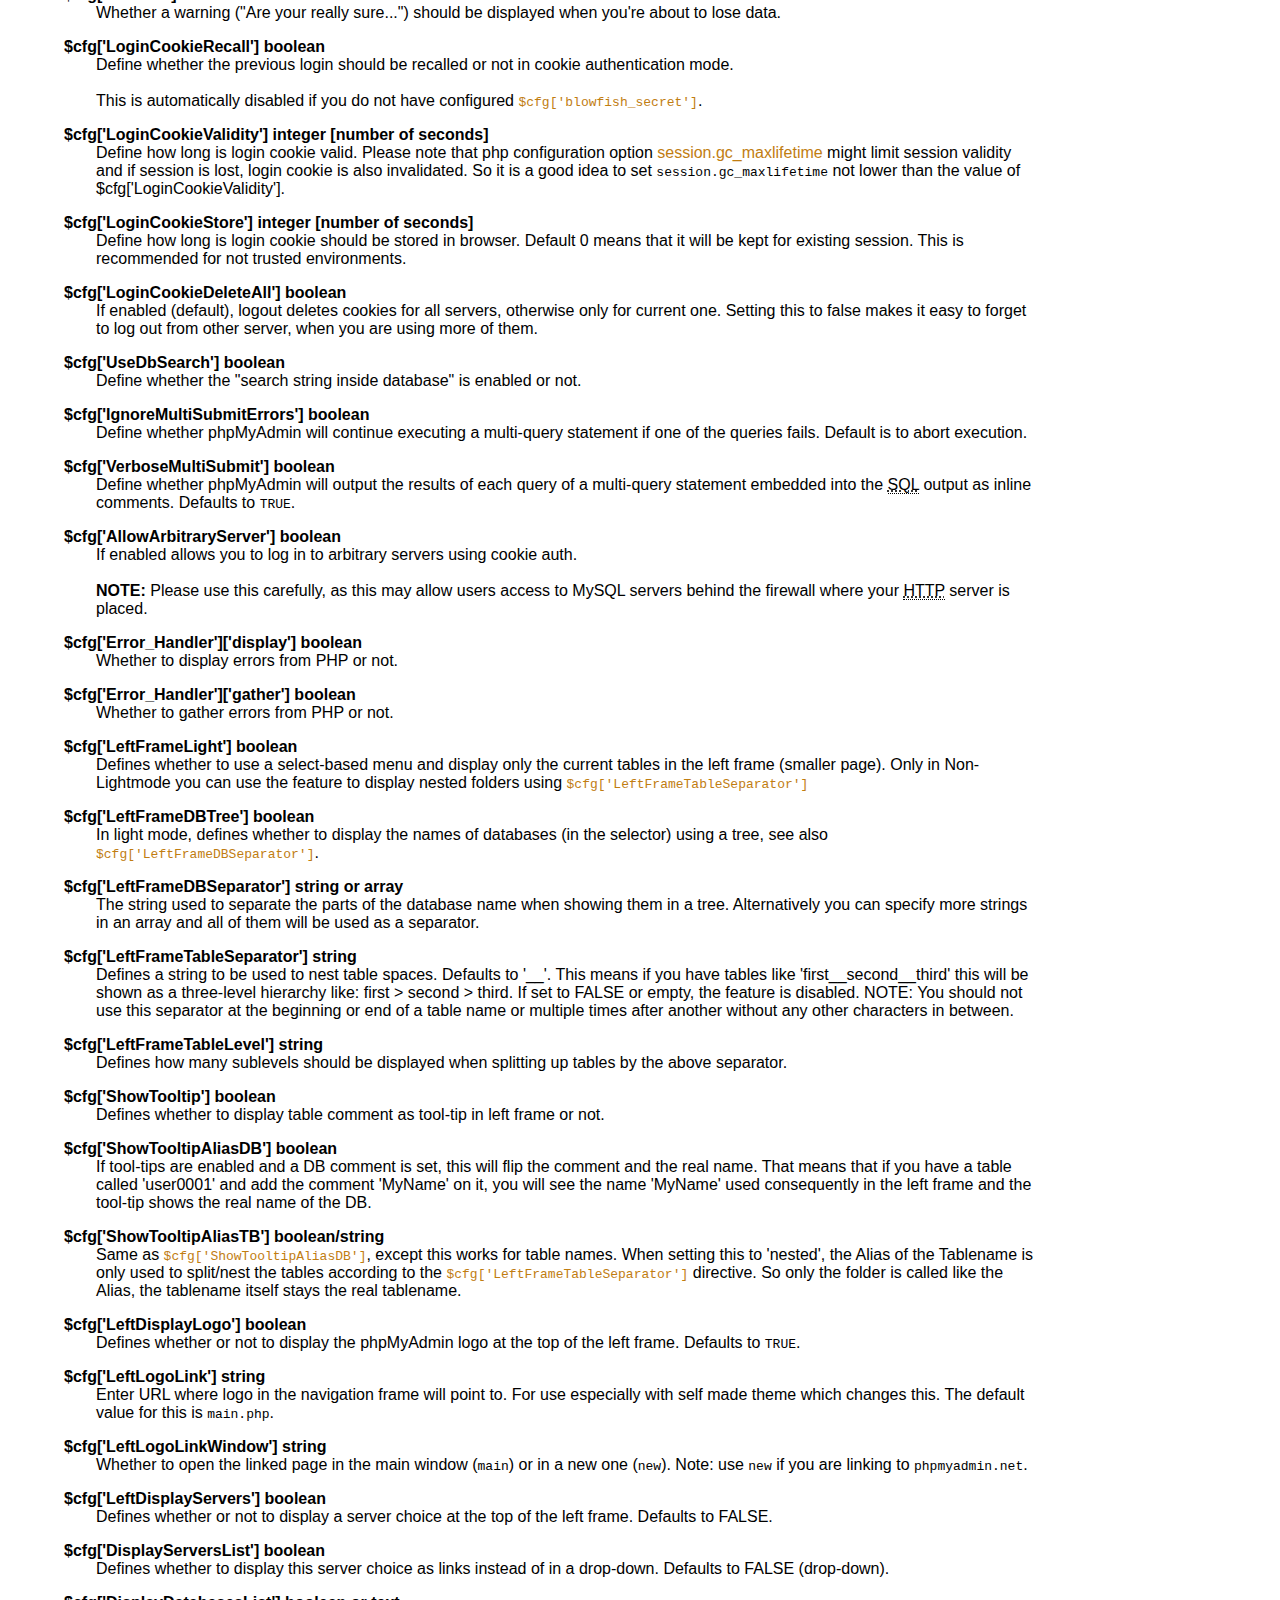
<file: pma_c69527c8/Documentation.html>
<!DOCTYPE html PUBLIC "-//W3C//DTD XHTML 1.1//EN"
    "http://www.w3.org/TR/xhtml11/DTD/xhtml11.dtd">
<!-- 
vim: expandtab ts=4 sw=4 sts=4 tw=78 
-->
<html xmlns="http://www.w3.org/1999/xhtml" xml:lang="en-US"
    version="-//W3C//DTD XHTML 1.1//EN" dir="ltr">
<!-- $Id$ -->
<head>
    <link rel="icon" href="./favicon.ico" type="image/x-icon" />
    <link rel="shortcut icon" href="./favicon.ico" type="image/x-icon" />
    <meta http-equiv="Content-Type" content="text/html; charset=utf-8" />
    <title>phpMyAdmin 3.3.7 - Documentation</title>
    <link rel="stylesheet" type="text/css" href="docs.css" />
</head>

<body id="top">
<div id="header">
    <h1>
        <a href="http://www.phpmyadmin.net/">php<span class="myadmin">MyAdmin</span></a>
        3.3.7 
        Documentation
    </h1>
</div>

<!-- TOP MENU -->
<ul class="header">
    <li><a href="Documentation.html#top">Top</a></li>
    <li><a href="Documentation.html#require">Requirements</a></li>
    <li><a href="Documentation.html#intro">Introduction</a></li>
    <li><a href="Documentation.html#setup">Installation</a></li>
    <li><a href="Documentation.html#setup_script">Setup script</a></li>
    <li><a href="Documentation.html#config">Configuration</a></li>
    <li><a href="Documentation.html#transformations">Transformations</a></li>
    <li><a href="Documentation.html#faq"><abbr title="Frequently Asked Questions"> FAQ</abbr></a></li>
    <li><a href="Documentation.html#developers">Developers</a></li>
    <li><a href="Documentation.html#copyright">Copyright</a></li>
    <li><a href="Documentation.html#credits">Credits</a></li>
    <li><a href="translators.html">Translators</a></li>
    <li><a href="Documentation.html#glossary">Glossary</a></li>
</ul>

<div id="body">

<ul><li><a href="http://www.phpmyadmin.net/">
            phpMyAdmin homepage</a></li>
    <li><a href="https://sourceforge.net/projects/phpmyadmin/">
            SourceForge phpMyAdmin project page</a></li>
    <li><a href="http://wiki.phpmyadmin.net">
            Official phpMyAdmin wiki</a></li>
    <li>Local documents:
        <ul><li>Version history: <a href="changelog.php">ChangeLog</a></li>
            <li>License: <a href="license.php">LICENSE</a></li>
        </ul>
    </li>
    <li><div class="l10n">Documentation version:</div>
        <i>$Id$</i>
    </li>
</ul>

<!-- REQUIREMENTS -->
<h2 id="require">Requirements</h2>

<ul><li><b>PHP</b>
        <ul><li>You need PHP 5.2.0 or newer, with <tt>session</tt> support
                (<a href="#faq1_31">see
			<abbr title="Frequently Asked Questions">FAQ</abbr> 1.31</a>)
		and the Standard PHP Library (SPL) extension.
                </li>
		<li>To support uploading of ZIP files, you need the PHP <tt>zip</tt> extension.</li>
        <li>For proper support of multibyte strings (eg. UTF-8, which is
            currently default), you should install mbstring and ctype
            extensions.
        </li>
            <li>You need GD2 support in PHP to display inline
                thumbnails of JPEGs (&quot;image/jpeg: inline&quot;) with their
                original aspect ratio</li>
            <li>When using the &quot;cookie&quot;
                <a href="#authentication_modes">authentication method</a>, the
                <a href="http://www.php.net/mcrypt"><tt>mcrypt</tt></a> extension
                is strongly suggested for most users and is <b>required</b> for
                64&#8211;bit machines. Not using mcrypt will cause phpMyAdmin to
                load pages significantly slower.
                </li>
                <li>To support upload progress bars, see <a href="#faq2_9">
                    <abbr title="Frequently Asked Questions">FAQ</abbr> 2.9</a>.</li>
        </ul>
    </li>
    <li><b>MySQL</b> 5.0 or newer (<a href="#faq1_17">details</a>);</li>
    <li><b>Web browser</b> with cookies enabled.</li>
</ul>

<!-- INTRODUCTION -->
<h2 id="intro">Introduction</h2>

<p> phpMyAdmin can manage a whole MySQL server (needs a super-user) as well as
    a single database. To accomplish the latter you'll need a properly set up
    MySQL user who can read/write only the desired database. It's up to you to
    look up the appropriate part in the MySQL manual.
</p>

<h3>Currently phpMyAdmin can:</h3>

<ul><li>browse and drop databases, tables, views, fields and indexes</li>
    <li>create, copy, drop, rename and alter databases, tables, fields and
        indexes</li>
    <li>maintenance server, databases and tables, with proposals on server
        configuration</li>
    <li>execute, edit and bookmark any
        <abbr title="structured query language">SQL</abbr>-statement, even
        batch-queries</li>
    <li>load text files into tables</li>
    <li>create<a href="#footnote_1"><sup>1</sup></a> and read dumps of tables
        </li>
    <li>export<a href="#footnote_1"><sup>1</sup></a> data to various formats:
        <abbr title="Comma Separated Values">CSV</abbr>,
    <abbr title="Extensible Markup Language">XML</abbr>,
    <abbr title="Portable Document Format">PDF</abbr>,
    <abbr title="International Standards Organisation">ISO</abbr>/<abbr
    title="International Electrotechnical Commission">IEC</abbr> 26300 -
    OpenDocument Text and Spreadsheet,
    <abbr title="Microsoft Word 2000">Word</abbr>,
    <abbr title="Microsoft Excel 97-2003 and Excel 2007">Excel</abbr> and L<sup>A</sup>T<sub><big>E</big></sub>X formats
        </li>
    <li>import data and MySQL structures from <abbr title="Microsoft Excel 97-2003 and Excel 2007">Microsoft Excel</abbr> and OpenDocument spreadsheets, as well as <abbr title="Extensible Markup Language">XML</abbr>, <abbr title="Comma Separated Values">CSV</abbr>, and <abbr title="Server Query Language">SQL</abbr> files</li>
    <li>administer multiple servers</li>
    <li>manage MySQL users and privileges</li>
    <li>check referential integrity in MyISAM tables</li>
    <li>using Query-by-example (QBE), create complex queries automatically
        connecting required tables</li>
    <li>create <abbr title="Portable Document Format">PDF</abbr> graphics of
        your Database layout</li>
    <li>search globally in a database or a subset of it</li>
    <li>transform stored data into any format using a set of predefined
        functions, like displaying BLOB-data as image or download-link
        </li>
    <li>track changes on databases, tables and views</li>
    <li>support InnoDB tables and foreign keys <a href="#faq3_6">(see
        <abbr title="Frequently Asked Questions">FAQ</abbr> 3.6)</a></li>
    <li>support mysqli, the improved MySQL extension <a href="#faq1_17">
        (see <abbr title="Frequently Asked Questions">FAQ</abbr> 1.17)</a></li>
    <li>communicate in <a href="./translators.html">57 different languages</a>
        </li>
    <li>synchronize two databases residing on the same as well as remote servers
        <a href="#faq9_1">(see <abbr title="Frequently Asked Questions">FAQ</abbr> 9.1)</a>
    </li>

</ul>

<h4>A word about users:</h4>
<p> Many people have difficulty
    understanding the concept of user management with regards to phpMyAdmin. When
    a user logs in to phpMyAdmin, that username and password are passed directly
    to MySQL. phpMyAdmin does no account management on its own (other than
    allowing one to manipulate the MySQL user account information); all users
    must be valid MySQL users.</p>

<p class="footnote" id="footnote_1">
    <sup>1)</sup> phpMyAdmin can compress (Zip, GZip -RFC 1952- or Bzip2 formats)
    dumps and <abbr title="comma separated values">CSV</abbr> exports if you use
    PHP with Zlib support (<tt>--with-zlib</tt>) and/or Bzip2 support
    (<tt>--with-bz2</tt>). Proper support may also need changes in
    <tt>php.ini</tt>.</p>

<!-- INSTALLATION -->
<h2 id="setup">Installation</h2>

<ol><li><a href="#quick_install">Quick Install</a></li>
    <li><a href="#setup_script">Setup script usage</a></li>
    <li><a href="#linked-tables">Linked-tables infrastructure</a></li>
    <li><a href="#upgrading">Upgrading from an older version</a></li>
    <li><a href="#authentication_modes">Using authentication modes</a></li>
</ol>

<p class="important">
    phpMyAdmin does not apply any special security methods to the MySQL database
    server. It is still the system administrator's job to grant permissions on
    the MySQL databases properly. phpMyAdmin's &quot;Privileges&quot; page can
    be used for this.
</p>

<p class="important">
    Warning for <acronym title="Apple Macintosh">Mac</acronym> users:<br />
    if you are on a <acronym title="Apple Macintosh">Mac</acronym>
    <abbr title="operating system">OS</abbr> version before
    <abbr title="operating system">OS</abbr> X, StuffIt unstuffs with
    <acronym title="Apple Macintosh">Mac</acronym> formats.<br />
    So you'll have to resave as in BBEdit to Unix style ALL phpMyAdmin scripts
    before uploading them to your server, as PHP seems not to like
    <acronym title="Apple Macintosh">Mac</acronym>-style end of lines character
    (&quot;<tt>\r</tt>&quot;).</p>

<h3 id="quick_install">Quick Install</h3>
<ol><li>Choose an appropriate distribution kit from the phpmyadmin.net
    Downloads page. Some kits contain only the English messages,
    others contain all languages in UTF-8 format (this should be fine
    in most situations), others contain all
    languages and all character sets. We'll assume you chose a kit whose
    name looks like <tt>phpMyAdmin-x.x.x-all-languages.tar.gz</tt>.
    </li>
    <li>Untar or unzip the distribution (be sure to unzip the subdirectories):
        <tt>tar -xzvf phpMyAdmin_x.x.x-all-languages.tar.gz</tt> in your webserver's
        document root. If you don't have direct access to your document root,
        put the files in a directory on your local machine, and, after step 4,
        transfer the directory on your web server using, for example, ftp.</li>
    <li>Ensure that all the scripts have the appropriate owner (if PHP is
        running in safe mode, having some scripts with an owner different
        from the owner of other scripts will be a
        problem). See <a href="#faq4_2">
        <abbr title="Frequently Asked Questions">FAQ</abbr> 4.2</a> and
        <a href="#faq1_26"><abbr title="Frequently Asked Questions">FAQ</abbr>
        1.26</a> for suggestions.</li>
    <li>Now you must configure your installation. There are two methods that
        can be used. Traditionally, users have hand-edited a copy of
    <tt>config.inc.php</tt>, but now a wizard-style setup script is
    provided for those who prefer a graphical installation. Creating a
    <tt>config.inc.php</tt> is still a quick way to get started and needed for some advanced features.
        <ul><li>To manually create the file, simply use your text editor to
                create the file <tt>config.inc.php</tt> (you can copy
                <tt>config.sample.inc.php</tt> to get minimal configuration
                file) in the main (top-level) phpMyAdmin directory (the one
                that contains <tt>index.php</tt>).  phpMyAdmin first loads
                <tt>libraries/config.default.php</tt> and then overrides those
                values with anything found in <tt>config.inc.php</tt>. If the
                default value is okay for a particular setting, there is no
                need to include it in <tt>config.inc.php</tt>.  You'll need a
                few directives to get going, a simple configuration may look
                like this:
<pre>
&lt;?php
$cfg['blowfish_secret'] = 'ba17c1ec07d65003';  // use here a value of your choice

$i=0;
$i++;
$cfg['Servers'][$i]['auth_type']     = 'cookie';
?&gt;
</pre>
                Or, if you prefer to not be prompted every time you log in:
<pre>
&lt;?php

$i=0;
$i++;
$cfg['Servers'][$i]['user']          = 'root';
$cfg['Servers'][$i]['password']      = 'cbb74bc'; // use here your password
$cfg['Servers'][$i]['auth_type']     = 'config';
?&gt;
</pre>
                For a full explanation of possible configuration values, see the
                <a href="#config">Configuration Section</a> of this document.</li>
            <li id="setup_script">Instead of manually editing
                <tt>config.inc.php</tt>, you can use the
                <a href="setup/">Setup Script</a>. First you must
                manually create a folder <tt>config</tt> in the phpMyAdmin
                directory. This is a security measure. On a Linux/Unix system you
                can use the following commands:
<pre>
cd phpMyAdmin
mkdir config                        # create directory for saving
chmod o+rw config                   # give it world writable permissions
</pre>
                And to edit an existing configuration, copy it over first:
<pre>
cp config.inc.php config/           # copy current configuration for editing
chmod o+w config/config.inc.php     # give it world writable permissions
</pre>
                On other platforms, simply create the folder and ensure that your
                web server has read and write access to it. <a href="#faq1_26">FAQ
                1.26</a> can help with this.<br /><br />

                Next, open <tt><a href="setup/">setup/</a>
                </tt>in your browser. Note that <strong>changes are not saved to
                disk until explicitly choose <tt>Save</tt></strong> from the
                <i>Configuration</i> area of the screen. Normally the script saves
                the new config.inc.php to the <tt>config/</tt> directory, but if
                the webserver does not have the proper permissions you may see the
                error "Cannot load or save configuration." Ensure that the <tt>
                config/</tt> directory exists and has the proper permissions -
                or use the <tt>Download</tt> link to save the config file locally
                and upload (via FTP or some similar means) to the proper location.<br /><br />

                Once the file has been saved, it must be moved out of the <tt>
                config/</tt> directory and the permissions must be reset, again
                as a security measure:
<pre>
mv config/config.inc.php .         # move file to current directory
chmod o-rw config.inc.php          # remove world read and write permissions
rm -rf config                      # remove not needed directory
</pre>
                Now the file is ready to be used. You can choose to review or edit
                the file with your favorite editor, if you prefer to set some
                advanced options which the setup script does not provide.</li></ul></li>
    <li>If you are using the
        <tt>auth_type</tt> &quot;config&quot;, it is suggested that you
        protect the phpMyAdmin installation directory because using
        config does not require a user to
        enter a password to access the phpMyAdmin installation. Use of an alternate
        authentication method is recommended, for example with
        HTTP&#8211;AUTH in a <a href="#glossary"><i>.htaccess</i></a> file or switch to using
        <tt>auth_type</tt> cookie or http. See the
        <a href="#faqmultiuser"> multi&#8211;user sub&#8211;section</a> of this
        <abbr title="Frequently Asked Questions">FAQ</abbr> for additional
        information, especially <a href="#faq4_4">
        <abbr title="Frequently Asked Questions">FAQ</abbr> 4.4</a>.</li>
    <li>Open the <a href="index.php">main phpMyAdmin directory</a>
        in your browser. phpMyAdmin should now display a welcome screen
        and your databases, or a login dialog if using
        <abbr title="HyperText Transfer Protocol">HTTP</abbr> or cookie
        authentication mode.</li>
    <li>You should deny access to the <tt>./libraries</tt> and
        <tt>./setup/lib</tt> subfolders in your webserver configuration. For
        Apache you can use supplied .htaccess file in that folder, for other
        webservers, you should configure this yourself.  Such configuration
        prevents from possible path exposure and cross side scripting
        vulnerabilities that might happen to be found in that code.</li>
    <li>
        It is generally good idea to protect public phpMyAdmin installation
        against access by robots as they usually can not do anything good
        there. You can do this using <code>robots.txt</code> file in root of
        your webserver or limit access by web server configuration. You can
        find example <code>.htaccess</code> file which can help you achieve
        this in <code>contrib</code> directory in phpMyAdmin.
    </li>
</ol>

<h3 id="linked-tables">Linked-tables infrastructure</h3>

<p> For a whole set of new features (bookmarks, comments,
    <abbr title="structured query language">SQL</abbr>-history,
    tracking mechanism,
    <abbr title="Portable Document Format">PDF</abbr>-generation, field contents
    transformation, etc.) you need to create a set of special tables. Those
    tables can be located in your own database, or in a central database for a
    multi-user installation (this database would then be accessed by the
    controluser, so no other user should have rights to it).</p>

<p> Please look at your <tt>./scripts/</tt> directory, where you should find a
    file called <i>create_tables.sql</i>. (If you are using a Windows server, pay
    special attention to <a href="#faq1_23">
    <abbr title="Frequently Asked Questions">FAQ</abbr> 1.23</a>).</p>

<p> If you already had this infrastructure and upgraded to MySQL 4.1.2
    or newer, please use <i>./scripts/upgrade_tables_mysql_4_1_2+.sql</i>.</p>

<p> You can use your phpMyAdmin to create the tables for you. Please be aware
    that you may need special (administrator) privileges to create the database
    and tables, and that the script may need some tuning, depending on the
    database name.</p>

<p> After having imported the <i>./scripts/create_tables.sql</i> file, you
    should specify the table names in your <i>./config.inc.php</i> file. The
    directives used for that can be found in the <a href="#config">Configuration
    section</a>. You will also need to have a controluser with the proper rights
    to those tables (see section <a href="#authentication_modes">Using
    authentication modes</a> below).</p>

<h3 id="upgrading">Upgrading from an older version</h3>

<p> Simply copy <i>./config.inc.php</i> from your previous installation into the newly
    unpacked one. Configuration files from old versions may
    require some tweaking as some options have been changed or removed; in
    particular, the definition of <tt>$cfg['AttributeTypes']</tt> has changed
    so you better remove it from your file and just use the default one.
    For compatibility with PHP 6, remove a <tt>set_magic_quotes_runtime(0);</tt>
    statement that you might find near the end of your configuration file.</p>

<p> You should <strong>not</strong> copy <tt>libraries/config.default.php</tt>
    over <tt>config.inc.php</tt> because the default configuration file
    is version-specific.</p>

<p> If you have upgraded your MySQL server from a version previous to 4.1.2 to
    version 5.x or newer and if you use the pmadb/linked table infrastructure,
    you should run the SQL script found in
    <tt>scripts/upgrade_tables_mysql_4_1_2+.sql</tt>.</p>

<h3 id="authentication_modes">Using authentication modes</h3>

<ul><li><abbr title="HyperText Transfer Protocol">HTTP</abbr> and cookie
        authentication modes are recommended in a <b>multi-user environment</b>
        where you want to give users access to their own database and don't want
        them to play around with others.<br />
        Nevertheless be aware that MS Internet Explorer seems to be really buggy
        about cookies, at least till version 6.<br />
        Even in a <b>single-user environment</b>, you might prefer to use
        <abbr title="HyperText Transfer Protocol">HTTP</abbr> or cookie mode so
        that your user/password pair are not in clear in the configuration file.
        </li>

    <li><abbr title="HyperText Transfer Protocol">HTTP</abbr> and cookie
        authentication modes are more secure: the MySQL login information does
        not need to be set in the phpMyAdmin configuration file (except possibly
        for the <a href="#controluser">controluser</a>).<br />
        However, keep in mind that the password travels in plain text, unless
        you are using the HTTPS protocol.<br />
        In cookie mode, the password is stored, encrypted with the blowfish
        algorithm, in a temporary cookie.</li>

    <li>Note: this section is only applicable if
        your MySQL server is running with <tt>--skip-show-database</tt>.<br /><br />

        For '<abbr title="HyperText Transfer Protocol">HTTP</abbr>' and 'cookie'
        modes, phpMyAdmin needs a controluser that has <b>only</b> the
        <tt>SELECT</tt> privilege on the <i>`mysql`.`user` (all columns except
        `Password`)</i>, <i>`mysql`.`db` (all columns)</i>, <i>`mysql`.`host`
        (all columns)</i> and <i>`mysql`.`tables_priv` (all columns except
        `Grantor` and `Timestamp`)</i> tables.<br /> You must specify the details
        for the <a href="#controluser">controluser</a> in the <tt>config.inc.php</tt>
        file under the
        <tt><a href="#cfg_Servers_controluser" class="configrule">
            $cfg['Servers'][$i]['controluser']</a></tt> and
        <tt><a href="#cfg_Servers_controlpass" class="configrule">
            $cfg['Servers'][$i]['controlpass']</a></tt> settings.<br />
        The following example assumes you want to use <tt>pma</tt> as the
        controluser and <tt>pmapass</tt> as the controlpass, but <b>this is
        only an example: use something else in your file!</b> Input these
        statements from the phpMyAdmin SQL Query window or mysql command&#8211;line
        client.<br />
        Of course you have to replace <tt>localhost</tt> with the webserver's host
        if it's not the same as the MySQL server's one.

        <pre>
GRANT USAGE ON mysql.* TO 'pma'@'localhost' IDENTIFIED BY 'pmapass';
GRANT SELECT (
    Host, User, Select_priv, Insert_priv, Update_priv, Delete_priv,
    Create_priv, Drop_priv, Reload_priv, Shutdown_priv, Process_priv,
    File_priv, Grant_priv, References_priv, Index_priv, Alter_priv,
    Show_db_priv, Super_priv, Create_tmp_table_priv, Lock_tables_priv,
    Execute_priv, Repl_slave_priv, Repl_client_priv
    ) ON mysql.user TO 'pma'@'localhost';
GRANT SELECT ON mysql.db TO 'pma'@'localhost';
GRANT SELECT ON mysql.host TO 'pma'@'localhost';
GRANT SELECT (Host, Db, User, Table_name, Table_priv, Column_priv)
    ON mysql.tables_priv TO 'pma'@'localhost';</pre>

        If you want to use the many new relation and bookmark features:

        <pre>
GRANT SELECT, INSERT, UPDATE, DELETE ON &lt;pma_db&gt;.* TO 'pma'@'localhost';
</pre>

        (this of course requires that your <a href="#linked-tables">linked-tables
        infrastructure</a> be set up).<br /></li>

    <li>Then each of the <i>true</i> users should be granted a set of privileges
        on a set of particular databases. Normally you shouldn't give global
        privileges to an ordinary user, unless you understand the impact of those
        privileges (for example, you are creating a superuser).<br />
        For example, to grant the user <i>real_user</i> with all privileges on
        the database <i>user_base</i>:<br />

        <pre>
GRANT ALL PRIVILEGES ON user_base.* TO 'real_user'@localhost IDENTIFIED BY 'real_password';
</pre>

        What the user may now do is controlled entirely by the MySQL user
        management system.<br />
        With <abbr title="HyperText Transfer Protocol">HTTP</abbr> or cookie
        authentication mode, you don't need to fill the user/password fields
        inside the <a href="#cfg_Servers" class="configrule">$cfg['Servers']</a>
        array.</li>
</ul>

<h4>'<abbr title="HyperText Transfer Protocol">HTTP</abbr>' authentication mode</h4>

<ul><li>Uses <abbr title="HyperText Transfer Protocol">HTTP</abbr> Basic authentication
        method and allows you to log in as any valid MySQL user.</li>
    <li>Is supported with most PHP configurations. For
        <abbr title="Internet Information Services">IIS</abbr>
        (<abbr title="Internet Server Application Programming Interface">ISAPI</abbr>)
        support using <abbr title="Common Gateway Interface">CGI</abbr> PHP see
        <a href="#faq1_32"><abbr title="Frequently Asked Questions">FAQ</abbr>
        1.32</a>, for using with Apache
        <abbr title="Common Gateway Interface">CGI</abbr> see
        <a href="#faq1_35"><abbr title="Frequently Asked Questions">FAQ</abbr>
        1.35</a>.</li>
    <li>See also <a href="#faq4_4">
        <abbr title="Frequently Asked Questions">FAQ</abbr> 4.4</a> about not
        using the <i>.htaccess</i> mechanism along with
        '<abbr title="HyperText Transfer Protocol">HTTP</abbr>' authentication
        mode.</li>
</ul>

<h4>'cookie' authentication mode</h4>

<ul><li>You can use this method as a replacement for the
        <abbr title="HyperText Transfer Protocol">HTTP</abbr> authentication
        (for example, if you're running
        <abbr title="Internet Information Services">IIS</abbr>).</li>
    <li>Obviously, the user must enable cookies in the browser, but this is
    now a requirement for all authentication modes.</li>
    <li>With this mode, the user can truly log out of phpMyAdmin and log in back
        with the same username.</li>
    <li>If you want to log in to arbitrary server see
        <a href="#AllowArbitraryServer" class="configrule">
        $cfg['AllowArbitraryServer']</a> directive.</li>
    <li>As mentioned in the <a href="#require">requirements</a> section, having
        the <tt>mcrypt</tt> extension will speed up access considerably, but is
        not required.</li>
</ul>

<h4>'signon' authentication mode</h4>

<ul><li>This mode is a convenient way of using credentials from another
    application to authenticate to phpMyAdmin.</li>
    <li>The other application has to store login information into
    session data.</li>
    <li>More details in the <a href="#cfg_Servers_auth_type">auth_type</a>
    section.</li>
</ul>
<h4>'config' authentication mode</h4>

<ul><li>This mode is the less secure one because it requires you to fill the
        <a href="#servers_user" class="configrule">
        $cfg['Servers'][$i]['user']</a> and
        <a href="#servers_user" class="configrule">
        $cfg['Servers'][$i]['password']</a> fields (and as a result, anyone who
        can read your config.inc.php can discover your username and password).
        <br />
        But you don't need to setup a &quot;controluser&quot; here: using the
        <a href="#servers_only_db" class="configrule">
        $cfg['Servers'][$i]['only_db']</a> might be enough.</li>
    <li>In the <a href="#faqmultiuser">
        <abbr title="Internet service provider">ISP</abbr>
        <abbr title="Frequently Asked Questions">FAQ</abbr></a> section, there
        is an entry explaining how to protect your configuration file.</li>
    <li>For additional security in this mode, you may wish to consider the Host
        authentication
        <a href="#servers_allowdeny_order" class="configrule">
            $cfg['Servers'][$i]['AllowDeny']['order']</a> and
        <a href="#servers_allowdeny_rules" class="configrule">
            $cfg['Servers'][$i]['AllowDeny']['rules']</a> configuration
        directives.</li>
    <li>Unlike cookie and http, does not require a user to log in when first
        loading the phpMyAdmin site. This is by design but could allow any
        user to access your installation. Use of some restriction method is
        suggested, perhaps a <a href="#glossary">.htaccess</a> file with the
        HTTP-AUTH directive or disallowing incoming HTTP requests at
        one&#8217;s router or firewall will suffice (both of which
        are beyond the scope of this manual but easily searchable with Google).</li>
</ul>
<h4 id="swekey">Swekey authentication</h4>
<p>
The Swekey is a low cost authentication USB key that can be used in
web applications.<br /><br />
When Swekey authentication is activated, phpMyAdmin requires the
users's Swekey to be plugged before entering the login page (currently
supported for cookie authentication mode only). Swekey Authentication is 
disabled by default.<br /><br />
To enable it, add the following line to <tt>config.inc.php</tt>:
</p>
<pre>
$cfg['Servers'][$i]['auth_swekey_config'] = '/etc/swekey.conf';
</pre>
<p>
You then have to create the <tt>swekey.conf</tt> file that will associate
each user with their Swekey Id. It is important to place this file outside
of your web server's document root (in the example, it is located in <tt>/etc</tt>). A self documented sample file is provided 
in the <tt>contrib</tt> directory. Feel free to use it with your own 
users' information.<br /><br />
If you want to purchase a Swekey please visit
<a href="http://phpmyadmin.net/auth_key">http://phpmyadmin.net/auth_key</a>
since this link provides funding for phpMyAdmin.
</p>
<!-- CONFIGURATION -->
<h2 id="config">Configuration</h2>

<p> <span class="important">Warning for <acronym title="Apple Macintosh">Mac</acronym>
    users:</span> PHP does not seem to like
    <acronym title="Apple Macintosh">Mac</acronym> end of lines character
    (&quot;<tt>\r</tt>&quot;). So ensure you choose the option that allows to use
    the *nix end of line character (&quot;<tt>\n</tt>&quot;) in your text editor
    before saving a script you have modified.</p>

<p> <span class="important">Configuration note:</span>
    Almost all configurable data is placed in <tt>config.inc.php</tt>. If this file
    does not exist, please refer to the <a href="#setup">Quick install</a>
    section to create one. This file only needs to contain the parameters you want to
    change from their corresponding default value in
    <tt>libraries/config.default.php</tt>.</p>

<p> The parameters which relate to design (like colors) are placed in
    <tt>themes/themename/layout.inc.php</tt>. You might also want to create
    <i>config.footer.inc.php</i> and <i>config.header.inc.php</i> files to add
    your site specific code to be included on start and end of each page.</p>

<dl><dt id="cfg_PmaAbsoluteUri">$cfg['PmaAbsoluteUri'] string</dt>
    <dd>Sets here the complete <abbr title="Uniform Resource Locator">URL</abbr>
        (with full path) to your phpMyAdmin installation's directory.
        E.g. <tt>http://www.your_web.net/path_to_your_phpMyAdmin_directory/</tt>.
        Note also that the <abbr title="Uniform Resource Locator">URL</abbr> on
        some web servers are case&#8211;sensitive.
        Don&#8217;t forget the trailing slash at the end.<br /><br />

        Starting with version 2.3.0, it is advisable to try leaving this
        blank. In most cases phpMyAdmin automatically detects the proper
        setting. Users of port forwarding will need to set PmaAbsoluteUri (<a
        href="https://sourceforge.net/tracker/index.php?func=detail&amp;aid=1340187&amp;group_id=23067&amp;atid=377409">more info</a>).
        A good test is to browse a table, edit a row and save it. There should
        be an error message if phpMyAdmin is having trouble auto&#8211;detecting
        the correct value. If you get an error that this must be set or if
        the autodetect code fails to detect your path, please post a bug
        report on our bug tracker so we can improve the code.</dd>

    <dt id="cfg_PmaNoRelation_DisableWarning">$cfg['PmaNoRelation_DisableWarning'] boolean</dt>
    <dd>Starting with version 2.3.0 phpMyAdmin offers a lot of features to work
        with master / foreign &#8211; tables (see
        <a href="#pmadb" class="configrule">$cfg['Servers'][$i]['pmadb']</a>).
        <br />
        If you tried to set this up and it does not work for you, have a look on
        the &quot;Structure&quot; page of one database where you would like to
        use it. You will find a link that will analyze why those features have
        been disabled.<br />
        If you do not want to use those features set this variable to
        <tt>TRUE</tt> to stop this message from appearing.</dd>

    <dt id="cfg_SuhosinDisableWarning">$cfg['SuhosinDisableWarning'] boolean</dt>
    <dd>A warning is displayed on the main page if Suhosin is detected.
    You can set this parameter to <tt>TRUE</tt> to stop this message 
    from appearing.</dd>

    <dt id="cfg_McryptDisableWarning">$cfg['McryptDisableWarning'] boolean</dt>
    <dd>Disable the default warning that is displayed if mcrypt is missing for
    cookie authentication.
    You can set this parameter to <tt>TRUE</tt> to stop this message 
    from appearing.</dd>

    <dt id="cfg_AllowThirdPartyFraming">$cfg['AllowThirdPartyFraming'] boolean</dt>
    <dd>Setting this to <tt>true</tt> allows a page located on a different
    domain to call phpMyAdmin inside a frame, and is a potential security
    hole allowing cross-frame scripting attacks.</dd>

    <dt id="cfg_blowfish_secret">$cfg['blowfish_secret'] string</dt>
    <dd>The &quot;cookie&quot; auth_type uses blowfish
        algorithm to encrypt the password.<br />
        If you are using the &quot;cookie&quot; auth_type, enter here a random
        passphrase of your choice. It will be used internally by the blowfish
        algorithm: you won&#8217;t be prompted for this passphrase. There is
        no maximum length for this secret.<br /><br />
        
        Since version 3.1.0 phpMyAdmin can generate this on the fly, but it
        makes a bit weaker security as this generated secret is stored in
        session and furthermore it makes impossible to recall user name from 
        cookie.</dd>

    <dt id="cfg_Servers">$cfg['Servers'] array</dt>
    <dd>Since version 1.4.2, phpMyAdmin supports the administration of multiple
        MySQL servers. Therefore, a
        <a href="#cfg_Servers" class="configrule">$cfg['Servers']</a>-array has
        been added which contains the login information for the different servers.
        The first
        <a href="#cfg_Servers_host" class="configrule">$cfg['Servers'][$i]['host']</a>
        contains the hostname of the first server, the second
        <a href="#cfg_Servers_host" class="configrule">$cfg['Servers'][$i]['host']</a>
        the hostname of the second server, etc. In
        <tt>./libraries/config.default.php</tt>, there is only one section for
        server definition, however you can put as many as you need in
        <tt>./config.inc.php</tt>, copy that block or needed parts (you don't
        have to define all settings, just those you need to change).</dd>

    <dt id="cfg_Servers_host">$cfg['Servers'][$i]['host'] string</dt>
    <dd>The hostname or <abbr title="Internet Protocol">IP</abbr> address of your
        $i-th MySQL-server. E.g. localhost.</dd>

    <dt id="cfg_Servers_port">$cfg['Servers'][$i]['port'] string</dt>
    <dd>The port-number of your $i-th MySQL-server. Default is 3306 (leave
        blank). If you use &quot;localhost&quot; as the hostname, MySQL
        ignores this port number and connects with the socket, so if you want
        to connect to a port different from the default port, use
        &quot;127.0.0.1&quot; or the real hostname in
        <a href="#cfg_Servers_host" class="configrule">$cfg['Servers'][$i]['host']</a>.
    </dd>

    <dt id="cfg_Servers_socket">$cfg['Servers'][$i]['socket'] string</dt>
    <dd>The path to the socket to use. Leave blank for default.<br />
        To determine the correct socket, check your MySQL configuration or, using the
        <tt>mysql</tt> command&#8211;line client, issue the <tt>status</tt> command.
        Among the resulting information displayed will be the socket used.</dd>

    <dt id="cfg_Servers_ssl">$cfg['Servers'][$i]['ssl'] boolean</dt>
    <dd>Whether to enable SSL for connection to MySQL server.
    </dd>

    <dt id="cfg_Servers_connect_type">$cfg['Servers'][$i]['connect_type'] string</dt>
    <dd>What type connection to use with the MySQL server. Your options are
        <tt>'socket'</tt> and <tt>'tcp'</tt>. It defaults to 'tcp' as that
        is nearly guaranteed to be available on all MySQL servers, while
        sockets are not supported on some platforms.<br /><br />

        To use the socket mode, your MySQL server must be on the same machine
        as the Web server.</dd>

    <dt id="cfg_Servers_extension">$cfg['Servers'][$i]['extension'] string</dt>
    <dd>What php MySQL extension to use for the connection. Valid options are:
        <br /><br />

        <tt><i>mysql</i></tt> :
        The classic MySQL extension. This is the recommended and default
        method at this time.<br /><br />

        <tt><i>mysqli</i></tt> :
        The improved MySQL extension. This extension became available
        with php 5.0.0 and is the recommended way to connect to a server
        running MySQL 4.1.x or newer.</dd>

    <dt id="cfg_Servers_compress">$cfg['Servers'][$i]['compress'] boolean</dt>
    <dd>Whether to use a compressed protocol for the MySQL server connection
        or not (experimental).<br />
        This feature requires PHP&nbsp;&gt;=&nbsp;4.3.0.</dd>

    <dt id="controluser">
        <span id="cfg_Servers_controluser">$cfg['Servers'][$i]['controluser']</span> string<br />
        <span id="cfg_Servers_controlpass">$cfg['Servers'][$i]['controlpass']</span> string
    </dt>
    <dd>This special account is used for 2 distinct purposes: to make possible
        all relational features (see
        <a href="#pmadb" class="configrule">$cfg['Servers'][$i]['pmadb']</a>)
        and, for a MySQL server running with
        <tt>--skip-show-database</tt>, to enable a multi-user installation
        (<abbr title="HyperText Transfer Protocol">HTTP</abbr> or cookie
        authentication mode).<br /><br />

        When using <abbr title="HyperText Transfer Protocol">HTTP</abbr> or
        cookie authentication modes (or 'config'
        authentication mode since phpMyAdmin 2.2.1), you need to supply the
        details of a MySQL account that has <tt>SELECT</tt> privilege on the
        <i>mysql.user (all columns except &quot;Password&quot;)</i>,
        <i>mysql.db (all columns)</i> and <i>mysql.tables_priv (all columns
        except &quot;Grantor&quot; and &quot;Timestamp&quot;) </i>tables.
        This account is used to check what databases the user will see at
        login.<br />
        Please see the <a href="#setup">install section</a> on
        &quot;Using authentication modes&quot; for more information.<br /><br />

        In phpMyAdmin versions before 2.2.5, those were called
        &quot;stduser/stdpass&quot;.</dd>

    <dt id="cfg_Servers_auth_type">$cfg['Servers'][$i]['auth_type'] string
        <tt>['<abbr title="HyperText Transfer Protocol">HTTP</abbr>'|'http'|'cookie'|'config'|'signon']</tt></dt>
    <dd>Whether config or cookie or
        <abbr title="HyperText Transfer Protocol">HTTP</abbr> or signon authentication
        should be used for this server.
        <ul><li>'config' authentication (<tt>$auth_type&nbsp;=&nbsp;'config'</tt>)
                is the plain old way: username and password are stored in
                <i>config.inc.php</i>.</li>
            <li>'cookie' authentication mode
                (<tt>$auth_type&nbsp;=&nbsp;'cookie'</tt>) as introduced in
                2.2.3 allows you to log in as any valid MySQL user with the
                help of cookies. Username and password are stored in
                cookies during the session and password is deleted when it
                ends. This can also allow you to log in in arbitrary server if
                <tt><a href="#AllowArbitraryServer" class="configrule">$cfg['AllowArbitraryServer']</a></tt> enabled.
            </li>
            <li>'<abbr title="HyperText Transfer Protocol">HTTP</abbr>' authentication (was called 'advanced' in previous versions and can be written also as 'http')
                (<tt>$auth_type&nbsp;=&nbsp;'<abbr title="HyperText Transfer Protocol">HTTP</abbr>'</tt>) as introduced in 1.3.0
                allows you to log in as any valid MySQL user via HTTP-Auth.</li>
            <li>'signon' authentication mode
                (<tt>$auth_type&nbsp;=&nbsp;'signon'</tt>)
                as introduced in 2.10.0 allows you to log in from prepared PHP
                session data. This is useful for implementing single signon
                from another application. Sample way how to seed session is in
                signon example: <code>scripts/signon.php</code>. You need to
                configure <a href="#cfg_Servers_SignonSession"
                class="configrule">session name</a> and <a
                href="#cfg_Servers_SignonURL" class="configrule">signon
                URL</a> to use this authentication method.</li>
        </ul>

        Please see the <a href="#setup">install section</a> on &quot;Using authentication modes&quot;
        for more information.
	</dd>
    <dt id="servers_auth_swekey_config">
    <span id="cfg_Servers_auth_swekey_config">$cfg['Servers'][$i]['auth_swekey_config']</span> string<br />
    </dt>
    <dd>
    The name of the file containing <a href="#swekey">Swekey</a> ids and login 
    names for hardware authentication. Leave empty to deactivate this feature.
    </dd>
    <dt id="servers_user">
        <span id="cfg_Servers_user">$cfg['Servers'][$i]['user']</span> string<br />
        <span id="cfg_Servers_password">$cfg['Servers'][$i]['password']</span> string
    </dt>
    <dd>
        When using auth_type = 'config', this is the user/password-pair
        which phpMyAdmin will use to connect to the
        MySQL server. This user/password pair is not needed when <abbr title="HyperText Transfer Protocol">HTTP</abbr> or
        cookie authentication is used and should be empty.</dd>
    <dt id="servers_nopassword">
        <span
        id="cfg_Servers_nopassword">$cfg['Servers'][$i]['nopassword']</span> boolean
    </dt>
    <dd>
        Allow attempt to log in without password when a login with password
        fails. This can be used together with http authentication, when
        authentication is done some other way and phpMyAdmin gets user name
        from auth and uses empty password for connecting to MySQL. Password
        login is still tried first, but as fallback, no password method is
        tried.</dd>
    <dt id="servers_only_db">
        <span id="cfg_Servers_only_db">$cfg['Servers'][$i]['only_db']</span> string or array
    </dt>
    <dd>
        If set to a (an array of) database name(s), only this (these) database(s)
        will be shown to the user. Since phpMyAdmin 2.2.1, this/these
        database(s) name(s) may contain MySQL wildcards characters
        (&quot;_&quot; and &quot;%&quot;): if you want to use literal instances
        of these characters, escape them (I.E. use <tt>'my\_db'</tt> and not
        <tt>'my_db'</tt>).<br />
        This setting is an efficient way to lower the server load since the
        latter does not need to send MySQL requests to build the available
        database list. But <span class="important">it does not replace the
        privileges rules of the MySQL database server</span>. If set, it just
        means only these databases will be displayed but
        <span class="important">not that all other databases can't be used.</span>
        <br /><br />

        An example of using more that one database:
        <tt>$cfg['Servers'][$i]['only_db'] = array('db1', 'db2');</tt>
        <br /><br />

        As of phpMyAdmin 2.5.5 the order inside the array is used for sorting the
        databases in the left frame, so that you can individually arrange your databases.<br />
        If you want to have certain databases at the top, but don't care about the others, you do not
        need to specify all other databases. Use:
        <tt>$cfg['Servers'][$i]['only_db'] = array('db3', 'db4', '*');</tt>
        instead to tell phpMyAdmin that it should display db3 and db4 on top, and the rest in alphabetic
        order.</dd>

    <dt><span id="cfg_Servers_hide_db">$cfg['Servers'][$i]['hide_db']</span> string
    </dt>
    <dd>Regular expression for hiding some databases. This only hides them
        from listing, but a user is still able to access them (using, for example,
        the SQL query area). To limit access, use the MySQL privilege system.
        <br /><br />
        For example, to hide all databases starting with the letter &#34;a&#34;, use<br />
        <pre>$cfg['Servers'][$i]['hide_db'] = '^a';</pre>
        and to hide both &#34;db1&#34; and &#34;db2&#34; use <br />
        <pre>$cfg['Servers'][$i]['hide_db'] = '^(db1|db2)$';</pre>
        More information on regular expressions can be found in the
        <a href="http://php.net/manual/en/reference.pcre.pattern.syntax.php">
        PCRE pattern syntax</a> portion of the PHP reference manual.
        </dd>

    <dt id="cfg_Servers_verbose">$cfg['Servers'][$i]['verbose'] string</dt>
    <dd>Only useful when using phpMyAdmin with multiple server entries. If set,
        this string will be displayed instead of the hostname in the pull-down
        menu on the main page. This can be useful if you want to show only
    certain databases on your system, for example. For HTTP auth, all
    non-US-ASCII characters will be stripped.</dd>

    <dt id="pmadb">
        <span id="cfg_Servers_pmadb">$cfg['Servers'][$i]['pmadb']</span> string
    </dt>
    <dd>The name of the database containing the linked-tables infrastructure.
        <br /><br />

        See the <a href="#linked-tables">Linked-tables infrastructure</a>
        section in this document to see the benefits of this infrastructure,
        and for a quick way of creating this database and the needed tables.
        <br /><br />

        If you are the only user of this phpMyAdmin installation, you can
        use your current database to store those special tables; in this
        case, just put your current database name in
        <tt>$cfg['Servers'][$i]['pmadb']</tt>. For a multi-user installation,
        set this parameter to the name of your central database containing
        the linked-tables infrastructure.</dd>

    <dt id="bookmark">
        <span id="cfg_Servers_bookmarktable">$cfg['Servers'][$i]['bookmarktable']</span> string
    </dt>
    <dd>Since release 2.2.0 phpMyAdmin allows users to bookmark queries. This can be
        useful for queries you often run.<br /><br />

        To allow the usage of this functionality:
        <ul><li>set up <a href="#pmadb">pmadb</a> and the linked-tables infrastructure</li>
            <li>enter the table name in
                <tt>$cfg['Servers'][$i]['bookmarktable']</tt></li>
        </ul>
    </dd>

    <dt id="relation">
        <span id="cfg_Servers_relation">$cfg['Servers'][$i]['relation']</span> string
    </dt>
    <dd>Since release 2.2.4 you can describe, in a special 'relation' table,
        which field is a key in another table (a foreign key). phpMyAdmin
        currently uses this to
        <ul><li>make clickable, when you browse the master table, the data values
                that point to the foreign table;</li>
            <li>display in an optional tool-tip the &quot;display field&quot;
                when browsing the master table, if you move the mouse to a column
                containing a foreign key (use also the 'table_info' table);<br />
                (see <a href="#faqdisplay"><abbr title="Frequently Asked Questions">
                FAQ</abbr> 6.7</a>)</li>
            <li>in edit/insert mode, display a drop-down list of possible foreign
                keys (key value and &quot;display field&quot; are shown)<br />
                (see <a href="#faq6_21"><abbr title="Frequently Asked Questions">
                FAQ</abbr> 6.21</a>)</li>
            <li>display links on the table properties page, to check referential
                integrity (display missing foreign keys) for each described key;
            </li>
            <li>in query-by-example, create automatic joins (see <a href="#faq6_6">
                <abbr title="Frequently Asked Questions">FAQ</abbr> 6.6</a>)</li>
            <li>enable you to get a <abbr title="Portable Document Format">PDF</abbr>
                schema of your database (also uses the table_coords table).</li>
        </ul>

        The keys can be numeric or character.<br /><br />

        To allow the usage of this functionality:

        <ul><li>set up <a href="#pmadb">pmadb</a> and the linked-tables
                infrastructure</li>
            <li>put the relation table name in
                <tt>$cfg['Servers'][$i]['relation']</tt></li>
            <li>now as normal user open phpMyAdmin and for each one of your
                tables where you want to use this feature, click
                &quot;Structure/Relation view/&quot; and choose foreign fields.
                </li>
        </ul>

        Please note that in the current version, <tt>master_db</tt>
        must be the same as <tt>foreign_db</tt>. Those fields have been put in
        future development of the cross-db relations.
    </dd>

    <dt id="table_info">
        <span id="cfg_Servers_table_info">$cfg['Servers'][$i]['table_info']</span> string
    </dt>
    <dd>
        Since release 2.3.0 you can describe, in a special 'table_info'
        table, which field is to be displayed as a tool-tip when moving the
        cursor over the corresponding key.<br />
        This configuration variable will hold the name of this special
        table. To allow the usage of this functionality:
        <ul><li>set up <a href="#pmadb">pmadb</a> and the linked-tables infrastructure</li>
            <li>put the table name in
                <tt>$cfg['Servers'][$i]['table_info']</tt> (e.g.
                'pma_table_info')</li>
            <li>then for each table where you want to use this feature,
                click &quot;Structure/Relation view/Choose field to display&quot;
                to choose the field.</li>
        </ul>
        Usage tip: <a href="#faqdisplay">Display field</a>.
    </dd>
    <dt id="table_coords">
        <span id="cfg_Servers_table_coords">$cfg['Servers'][$i]['table_coords']</span> string<br />
        <span id="cfg_Servers_pdf_pages">$cfg['Servers'][$i]['pdf_pages']</span> string
    </dt>
    <dd>Since release 2.3.0 you can have phpMyAdmin create
        <abbr title="Portable Document Format">PDF</abbr> pages showing
        the relations between your tables. To do this it needs two tables
        &quot;pdf_pages&quot; (storing information about the available
        <abbr title="Portable Document Format">PDF</abbr>
        pages) and &quot;table_coords&quot; (storing coordinates where each
        table will be placed on a <abbr title="Portable Document Format">PDF</abbr>
        schema output).<br /><br />

        You must be using the &quot;relation&quot; feature.<br /><br />

        To allow the usage of this functionality:

        <ul><li>set up <a href="#pmadb">pmadb</a> and the linked-tables
                infrastructure</li>
            <li>put the correct table names in
                <tt>$cfg['Servers'][$i]['table_coords']</tt> and
                <tt>$cfg['Servers'][$i]['pdf_pages']</tt></li>
        </ul>

        Usage tips: <a href="#faqpdf"><abbr title="Portable Document Format">PDF</abbr> output</a>.
    </dd>

    <dt id="col_com">
        <span id="cfg_Servers_column_info">$cfg['Servers'][$i]['column_info']</span> string
    </dt>
    <dd><!-- This part requires a content update! -->
        Since release 2.3.0 you can store comments to describe each column for
        each table. These will then be shown on the &quot;printview&quot;.
        <br /><br />

        Starting with release 2.5.0, comments are consequently used on the table
        property pages and table browse view, showing up as tool-tips above the
        column name (properties page) or embedded within the header of table in
        browse view. They can also be shown in a table dump. Please see the
        relevant configuration directives later on.<br /><br />

        Also new in release 2.5.0 is a MIME-transformation system which is also
        based on the following table structure. See <a href="#transformations">
        Transformations</a> for further information. To use the
        MIME-transformation system, your column_info table has to have the three
        new fields 'mimetype', 'transformation', 'transformation_options'.
        <br /><br />

        To allow the usage of this functionality:
        <ul><li>set up <a href="#pmadb">pmadb</a> and the linked-tables
                infrastructure</li>
            <li>put the table name in
                <tt>$cfg['Servers'][$i]['column_info']</tt> (e.g.
                'pma_column_info')</li>
            <li>to update your PRE-2.5.0 Column_comments Table use this:

                <pre>
ALTER TABLE `pma_column_comments`
    ADD `mimetype` VARCHAR( 255 ) NOT NULL,
    ADD `transformation` VARCHAR( 255 ) NOT NULL,
    ADD `transformation_options` VARCHAR( 255 ) NOT NULL;
</pre>

                and remember that the Variable in <i>config.inc.php</i> has been
                renamed from<br />
                <tt>$cfg['Servers'][$i]['column_comments']</tt> to
                <tt>$cfg['Servers'][$i]['column_info']</tt></li>
        </ul>
    </dd>

    <dt id="history">
        <span id="cfg_Servers_history">$cfg['Servers'][$i]['history']</span> string
    </dt>
    <dd>Since release 2.5.0 you can store your
        <abbr title="structured query language">SQL</abbr> history, which means
        all queries you entered manually into the phpMyAdmin interface. If you
        don't want to use a table-based history, you can use the JavaScript-based
        history. Using that, all your history items are deleted when closing the
        window.<br /><br />

        Using
        <a href="#cfg_QueryHistoryMax" class="configrule">$cfg['QueryHistoryMax']</a>
        you can specify an amount of history items you want to have on hold. On
        every login, this list gets cut to the maximum amount.<br /><br />

        The query history is only available if JavaScript is enabled in your
        browser.<br /><br />

        To allow the usage of this functionality:

        <ul><li>set up <a href="#pmadb">pmadb</a> and the linked-tables
                infrastructure</li>
            <li>put the table name in <tt>$cfg['Servers'][$i]['history']</tt>
            (e.g. 'pma_history')
                </li>
        </ul>
    </dd>

    <dt id="tracking">
        <span id="cfg_Servers_tracking">$cfg['Servers'][$i]['tracking']</span> string
    </dt>
    <dd>
        Since release 3.3.x a tracking mechanism is available.
        It helps you to track every <abbr title="structured query language">SQL</abbr> command which 
        is executed by phpMyAdmin. The mechanism supports logging of data manipulation
        and data definition statements. After enabling it you can create versions of tables.
        <br/><br/>
        The creation of a version has two effects:

        <ul>
            <li>phpMyAdmin saves a snapshot of the table, including structure and indexes.</li>
            <li>phpMyAdmin logs all commands which change the structure and/or data of the table and links these commands with the version number.</li>
        </ul>

        Of course you can view the tracked changes. On the "Tracking" page a complete report is available for every version.
        For the report you can use filters, for example you can get a list of statements within a date range.
        When you want to filter usernames you can enter * for all names or you enter a list of names separated by ','.
        In addition you can export the (filtered) report to a file or to a temporary database.
        <br/><br/>
        
        To allow the usage of this functionality:

        <ul>
            <li>set up <a href="#pmadb">pmadb</a> and the linked-tables infrastructure</li>
            <li>put the table name in <tt>$cfg['Servers'][$i]['tracking']</tt> (e.g. 'pma_tracking')</li>
        </ul>
    </dd>

    <dt id="tracking2">
        <span id="cfg_Servers_tracking_auto_create">$cfg['Servers'][$i]['tracking_version_auto_create']</span> boolean
    </dt>
    <dd>
        Whether the tracking mechanism creates versions for tables and views automatically. Default value is false.
        <br/><br/>
        If this is set to true and you create a table or view with

        <ul>
            <li>CREATE TABLE ...</li>
            <li>CREATE VIEW ...</li>
        </ul>

        and no version exists for it, the mechanism will
        create a version for you automatically.        
    </dd>

    <dt id="tracking3">
        <span id="cfg_Servers_tracking_default_statements">$cfg['Servers'][$i]['tracking_default_statements']</span> string
    </dt>
    <dd>
        Defines the list of statements the auto-creation uses for new versions. Default value is
        <br/>

<pre>CREATE TABLE,ALTER TABLE,DROP TABLE,RENAME TABLE,
CREATE INDEX,DROP INDEX,
INSERT,UPDATE,DELETE,TRUNCATE,REPLACE,
CREATE VIEW,ALTER VIEW,DROP VIEW,
CREATE DATABASE,ALTER DATABASE,DROP DATABASE</pre>
    </dd>

    <dt id="tracking4">
        <span id="cfg_Servers_tracking_drop_view">$cfg['Servers'][$i]['tracking_version_drop_view']</span> boolean
    </dt>
    <dd>
        Whether a DROP VIEW IF EXISTS statement will be added as first line to the log when creating a view. Default value is true.
        <br/><br/>       
    </dd>


    <dt id="tracking5">
        <span id="cfg_Servers_tracking_drop_table">$cfg['Servers'][$i]['tracking_version_drop_table']</span> boolean
    </dt>
    <dd>
        Whether a DROP TABLE IF EXISTS statement will be added as first line to the log when creating a table. Default value is true.
        <br/><br/>
    </dd>

    <dt id="tracking6">
        <span id="cfg_Servers_tracking_drop_database">$cfg['Servers'][$i]['tracking_version_drop_database']</span> boolean
    </dt>
    <dd>
        Whether a DROP DATABASE IF EXISTS statement will be added as first line to the log when creating a database. Default value is true.
        <br/><br/>
    </dd>


    <dt id="designer_coords">
        <span id="cfg_Servers_designer_coords">$cfg['Servers'][$i]['designer_coords']</span> string
    </dt>
    <dd>Since release 2.10.0 a Designer interface is available; it permits
        to visually manage the relations.
        <br /><br />

        To allow the usage of this functionality:

        <ul><li>set up <a href="#pmadb">pmadb</a> and the linked-tables
                infrastructure</li>
            <li>put the table name in <tt>$cfg['Servers'][$i]['designer_coords']</tt> (e.g. 'pma_designer_coords')
                </li>
        </ul>
    </dd>

    <dt><span id="cfg_Servers_verbose_check">$cfg['Servers'][$i]['verbose_check']</span> boolean
    </dt>
    <dd>Because release 2.5.0 introduced the new MIME-transformation support, the
        column_info table got enhanced with three new fields. If the above variable
        is set to <tt>TRUE</tt> (default) phpMyAdmin will check if you have the
        latest table structure available. If not, it will emit a warning to the
        superuser.<br /><br />

        You can disable this checking behavior by setting the variable to false,
        which should offer a performance increase.<br /><br />

        Recommended to set to FALSE, when you are sure, your table structure is
        up to date.</dd>
    <dt><span id="cfg_Servers_AllowRoot">$cfg['Servers'][$i]['AllowRoot']</span>
        boolean</dt>
    <dd>Whether to allow root access. This is just a shortcut for the AllowDeny rules below.
    </dd>
    <dt><span id="cfg_Servers_AllowNoPassword">$cfg['Servers'][$i]['AllowNoPassword']</span>
        boolean</dt>
	<dd>Whether to allow logins without a password. The default
	value of <tt>false</tt> for this parameter prevents unintended access 
	to a MySQL server with was left with an empty password for root or
	on which an anonymous (blank) user is defined.
    </dd>
    <dt id="servers_allowdeny_order">
        <span id="cfg_Servers_AllowDeny_order">$cfg['Servers'][$i]['AllowDeny']['order']</span> string
    </dt>
    <dd>If your rule order is empty, then <abbr title="Internet Protocol">IP</abbr>
        authentication is disabled.<br /><br />

        If your rule order is set to <tt>'deny,allow'</tt> then the system applies
        all deny rules followed by allow rules. Access is allowed by default. Any
        client which does not match a Deny command or does match an Allow command
        will be allowed access to the server. <br /><br />

        If your rule order is set to <tt>'allow,deny'</tt> then the system
        applies all allow rules followed by deny rules. Access is denied by
        default.  Any client which does not match an Allow directive or does
        match a Deny directive will be denied access to the server.<br /><br />

        If your rule order is set to 'explicit', the authentication is
        performed in a similar fashion to rule order 'deny,allow', with the
        added restriction that your host/username combination <b>must</b> be
        listed in the <i>allow</i> rules, and not listed in the <i>deny</i>
        rules. This is the <b>most</b> secure means of using Allow/Deny rules,
        and was available in Apache by specifying allow and deny rules without
        setting any order.<br /><br />

        Please also see <a
        href="#cfg_TrustedProxies">$cfg['TrustedProxies']</a> for detecting IP
        address behind proxies.
    </dd>
    <dt id="servers_allowdeny_rules">
        <span id="cfg_Servers_AllowDeny_rules">$cfg['Servers'][$i]['AllowDeny']['rules']</span> array of strings
    </dt>
    <dd>The general format for the rules is as such:

        <pre>
&lt;'allow' | 'deny'&gt; &lt;username&gt; [from] &lt;ipmask&gt;
</pre>

        If you wish to match all users, it is possible to use a <tt>'%'</tt> as
        a wildcard in the <i>username</i> field.<br />
        There are a few shortcuts you can use in the <i>ipmask</i> field as
        well (please note that those containing SERVER_ADDRESS might not be
        available on all webservers):
        <pre>
'all' -&gt; 0.0.0.0/0
'localhost' -&gt; 127.0.0.1/8
'localnetA' -&gt; SERVER_ADDRESS/8
'localnetB' -&gt; SERVER_ADDRESS/16
'localnetC' -&gt; SERVER_ADDRESS/24
</pre>

        Having an empty rule list is equivalent to either using
        <tt>'allow % from all'</tt> if your rule order is set to
        <tt>'deny,allow'</tt> or <tt>'deny % from all'</tt> if your rule order
        is set to <tt>'allow,deny'</tt> or <tt>'explicit'</tt>.<br /><br />

        For the <abbr title="Internet Protocol">IP</abbr> matching system, the
        following work:<br />
        <tt>xxx.xxx.xxx.xxx</tt>        (an exact <abbr title="Internet Protocol">IP</abbr> address)<br />
        <tt>xxx.xxx.xxx.[yyy-zzz]</tt>  (an <abbr title="Internet Protocol">IP</abbr> address range)<br />
        <tt>xxx.xxx.xxx.xxx/nn</tt>     (CIDR, Classless Inter-Domain Routing type <abbr title="Internet Protocol">IP</abbr> addresses)<br />
        But the following does not work:<br />
        <tt>xxx.xxx.xxx.xx[yyy-zzz]</tt> (partial
        <abbr title="Internet Protocol">IP</abbr> address range)<br />
        Also IPv6 addresses are not supported.
    </dd>
    <dt><span id="cfg_Servers_DisableIS">$cfg['Servers'][$i]['DisableIS']</span> boolean</dt>
    <dd>Disable using <tt>INFORMATION_SCHEMA</tt> to retrieve information (use <tt>SHOW</tt> commands instead), because of speed issues when many databases are present. Currently used in some parts of the code, more to come.
    </dd>
    <dt><span id="cfg_Servers_ShowDatabasesCommand">$cfg['Servers'][$i]['ShowDatabasesCommand']</span> string</dt>
    <dd>On a server with a huge number of databases, the default <tt>SHOW
        DATABASES</tt> command used to fetch the name of available databases will
    probably be too slow, so it can be replaced by faster commands (see
    <tt>libraries/config.default.php</tt> for examples).
    </dd>
    <dt><span id="cfg_Servers_CountTables">$cfg['Servers'][$i]['CountTables']</span> boolean</dt>
    <dd>Whether to count the number of tables for each database when preparing the list of databases for the navigation frame.
    </dd>
    <dt><span id="cfg_Servers_SignonSession">$cfg['Servers'][$i]['SignonSession']</span> string</dt>
    <dd>Name of session which will be used for signon authentication method.
    </dd>
    <dt><span id="cfg_Servers_SignonURL">$cfg['Servers'][$i]['SignonURL']</span> string</dt>
    <dd>URL where user will be redirected to log in for signon authentication method. Should be absolute including protocol.
    </dd>
    <dt><span id="cfg_Servers_LogoutURL">$cfg['Servers'][$i]['LogoutURL']</span> string</dt>
    <dd>URL where user will be redirected after logout (doesn't affect config authentication method). Should be absolute including protocol.
    </dd>

    <dt id="cfg_ServerDefault">$cfg['ServerDefault'] integer</dt>
    <dd>If you have more than one server configured, you can set
        <tt>$cfg['ServerDefault']</tt> to any one of them to autoconnect to
        that server when phpMyAdmin is started, or set it to 0 to be given a
        list of servers without logging in.<br />
        If you have only one server configured, <tt>$cfg['ServerDefault']</tt>
        MUST be set to that server.</dd>

    <dt id="cfg_MaxDbList">$cfg['MaxDbList'] integer</dt>
    <dd>The maximum number of database names to be displayed in the
        navigation frame and the database list.</dd>

    <dt id="cfg_MaxTableList">$cfg['MaxTableList'] integer</dt>
    <dd>The maximum number of table names to be displayed in the
    main panel's list (except on the Export page). This limit is also enforced in the navigation panel
    when in Light mode.</dd>

    <dt id="cfg_MaxCharactersInDisplayedSQL">$cfg['MaxCharactersInDisplayedSQL'] integer</dt>
    <dd>The maximum number of characters when a SQL query is displayed. The
    default limit of 1000 should be correct to avoid the display of tons
    of hexadecimal codes that represent BLOBs, but some users have real
    SQL queries that are longer than 1000 characters. Also, if a query's
    length exceeds this limit, this query is not saved in the history.</dd>

    <dt id="cfg_OBGzip">$cfg['OBGzip'] string/boolean</dt>
    <dd>Defines whether to use GZip output buffering for increased
        speed in <abbr title="HyperText Transfer Protocol">HTTP</abbr> transfers.<br />
        Set to true/false for enabling/disabling. When set to 'auto' (string),
        phpMyAdmin tries to enable output buffering and will automatically disable
        it if your browser has some problems with buffering. IE6 with a certain patch
        is known to cause data corruption when having enabled buffering.</dd>

    <dt id="cfg_PersistentConnections">$cfg['PersistentConnections'] boolean</dt>
    <dd>Whether persistent connections should be used or not (mysql_connect or
        mysql_pconnect).</dd>

    <dt id="cfg_ForceSSL">$cfg['ForceSSL'] boolean</dt>
    <dd>Whether to force using https while accessing phpMyAdmin.</dd>

    <dt id="cfg_ExecTimeLimit">$cfg['ExecTimeLimit'] integer [number of seconds]</dt>
    <dd>Set the number of seconds a script is allowed to run. If seconds is set
        to zero, no time limit is imposed.<br />
        This setting is used while importing/exporting dump files and in the
        Synchronize feature but has no effect when PHP is running in safe mode.</dd>

    <dt id="cfg_MemoryLimit">$cfg['MemoryLimit'] string [number of bytes]</dt>
    <dd>Set the number of bytes a script is allowed to allocate. If set
        to zero, no limit is imposed.<br />
        This setting is used while importing/exporting dump files and at some
        other places in phpMyAdmin so you definitely don't want to put here
        a too low value. It has no effect when PHP is running in safe mode.<br />
        You can also use any string as in php.ini, eg. '16M'. Ensure
        you don't omit the suffix (16 means 16 bytes!)</dd>

    <dt id="cfg_SkipLockedTables">$cfg['SkipLockedTables'] boolean</dt>
    <dd>Mark used tables and make it possible to show databases with locked
        tables (since MySQL 3.23.30).</dd>

    <dt id="cfg_ShowSQL">$cfg['ShowSQL'] boolean</dt>
    <dd>Defines whether <abbr title="structured query language">SQL</abbr> queries
        generated by phpMyAdmin should be displayed or not.</dd>

    <dt id="cfg_AllowUserDropDatabase">$cfg['AllowUserDropDatabase'] boolean</dt>
    <dd>Defines whether normal users (non-administrator) are allowed to
        delete their own database or not. If set as FALSE, the link &quot;Drop
        Database&quot; will not be shown, and even a &quot;DROP DATABASE
        mydatabase&quot; will be rejected. Quite practical for
        <abbr title="Internet service provider">ISP</abbr>'s with many
        customers.<br />
        Please note that this limitation of SQL queries is not as strict as
        when using MySQL privileges. This is due to nature of SQL queries
        which might be quite complicated. So this choice should be viewed as
        help to avoid accidental dropping rather than strict privilege
        limitation.</dd>

    <dt id="cfg_Confirm">$cfg['Confirm'] boolean</dt>
    <dd>Whether a warning (&quot;Are your really sure...&quot;) should be
        displayed when you're about to lose data.</dd>

    <dt id="cfg_LoginCookieRecall">$cfg['LoginCookieRecall'] boolean</dt>
    <dd>Define whether the previous login should be recalled or not in cookie
        authentication mode.<br /><br />

        This is automatically disabled if you do not have configured 
        <tt><a href="#cfg_blowfish_secret">$cfg['blowfish_secret']</a></tt>.
        </dd>

    <dt id="cfg_LoginCookieValidity">$cfg['LoginCookieValidity'] integer [number of seconds]</dt>
    <dd>Define how long is login cookie valid. Please note that php
        configuration option <a href="http://php.net/manual/en/session.configuration.php#ini.session.gc-maxlifetime">session.gc_maxlifetime</a> 
        might limit session validity and if session is lost, login cookie is
        also invalidated. So it is a good idea to set <code>session.gc_maxlifetime</code> 
        not lower than the value of $cfg['LoginCookieValidity'].</dd>

    <dt id="cfg_LoginCookieStore">$cfg['LoginCookieStore'] integer [number of seconds]</dt>
    <dd>Define how long is login cookie should be stored in browser. Default 0
        means that it will be kept for existing session. This is recommended
        for not trusted environments.</dd>

    <dt id="cfg_LoginCookieDeleteAll">$cfg['LoginCookieDeleteAll'] boolean</dt>
    <dd>If enabled (default), logout deletes cookies for all servers,
        otherwise only for current one. Setting this to false makes it easy to
        forget to log out from other server, when you are using more of
        them.</dd>

    <dt id="cfg_UseDbSearch">$cfg['UseDbSearch'] boolean</dt>
    <dd>Define whether the "search string inside database" is enabled or not.</dd>

    <dt id="cfg_IgnoreMultiSubmitErrors">$cfg['IgnoreMultiSubmitErrors'] boolean</dt>
    <dd>Define whether phpMyAdmin will continue executing a multi-query
        statement if one of the queries fails. Default is to abort execution.</dd>

    <dt id="cfg_VerboseMultiSubmit">$cfg['VerboseMultiSubmit'] boolean</dt>
    <dd>Define whether phpMyAdmin will output the results of each query of a
        multi-query statement embedded into the
        <abbr title="structured query language">SQL</abbr> output as inline
        comments. Defaults to <tt>TRUE</tt>.</dd>
    <dt id="AllowArbitraryServer">
        <span id="cfg_AllowArbitraryServer">$cfg['AllowArbitraryServer']</span> boolean</dt>
    <dd>If enabled allows you to log in to arbitrary servers using cookie auth.
        <br /><br />

        <b>NOTE:</b> Please use this carefully, as this may allow users access to
        MySQL servers behind the firewall where your
        <abbr title="HyperText Transfer Protocol">HTTP</abbr> server is placed.
    </dd>

    <dt id ="cfg_Error_Handler_display">$cfg['Error_Handler']['display'] boolean</dt>
    <dd>Whether to display errors from PHP or not.</dd>

    <dt id ="cfg_Error_Handler_gather">$cfg['Error_Handler']['gather'] boolean</dt>
    <dd>Whether to gather errors from PHP or not.</dd>

    <dt id="cfg_LeftFrameLight">$cfg['LeftFrameLight'] boolean</dt>
    <dd>Defines whether to use a select-based menu and display only the current
        tables in the left frame (smaller page). Only in Non-Lightmode you can
        use the feature to display nested folders using
        <a href="#cfg_LeftFrameTableSeparator" class="configrule">$cfg['LeftFrameTableSeparator']</a>
    </dd>

    <dt id="cfg_LeftFrameDBTree">$cfg['LeftFrameDBTree'] boolean</dt>
    <dd>In light mode, defines whether to display the names of databases (in the
        selector) using a tree, see also
        <a href="#cfg_LeftFrameDBSeparator" class="configrule">$cfg['LeftFrameDBSeparator']</a>.
    </dd>

    <dt id="cfg_LeftFrameDBSeparator">$cfg['LeftFrameDBSeparator']
    string or array</dt>
    <dd>The string used to separate the parts of the database name when showing
        them in a tree. Alternatively you can specify more strings in an array
        and all of them will be used as a separator.</dd>

    <dt id="cfg_LeftFrameTableSeparator">$cfg['LeftFrameTableSeparator'] string</dt>
    <dd>Defines a string to be used to nest table spaces. Defaults to '__'.
        This means if you have tables like 'first__second__third' this will be
        shown as a three-level hierarchy like: first &gt; second &gt; third.
        If set to FALSE or empty, the feature is disabled.  NOTE: You should
        not use this separator at the beginning or end of a
        table name or multiple times after another without any other
        characters in between.</dd>

    <dt id="cfg_LeftFrameTableLevel">$cfg['LeftFrameTableLevel'] string</dt>
    <dd>Defines how many sublevels should be displayed when splitting
        up tables by the above separator.</dd>

    <dt id="cfg_ShowTooltip">$cfg['ShowTooltip'] boolean</dt>
    <dd>Defines whether to display table comment as tool-tip in left frame or
        not.</dd>

    <dt id="cfg_ShowTooltipAliasDB">$cfg['ShowTooltipAliasDB'] boolean</dt>
    <dd>If tool-tips are enabled and a DB comment is set, this will flip the
        comment and the real name. That means that if you have a table called
        'user0001' and add the comment 'MyName' on it, you will see the name
        'MyName' used consequently in the left frame and the tool-tip shows
        the real name of the DB.</dd>

    <dt id="cfg_ShowTooltipAliasTB">$cfg['ShowTooltipAliasTB'] boolean/string</dt>
    <dd>Same as <a href="#cfg_ShowTooltipAliasDB" class="configrule">$cfg['ShowTooltipAliasDB']</a>, except this works for table names.

        When setting this to 'nested', the Alias of the Tablename is only used
        to split/nest the tables according to the
        <a href="#cfg_LeftFrameTableSeparator" class="configrule">$cfg['LeftFrameTableSeparator']</a>
        directive. So only the folder is called like the Alias, the tablename itself
        stays the real tablename.</dd>

    <dt id="cfg_LeftDisplayLogo">$cfg['LeftDisplayLogo'] boolean</dt>
    <dd>Defines whether or not to display the phpMyAdmin logo at the top of the left frame.
        Defaults to <tt>TRUE</tt>.</dd>
    <dt id="cfg_LeftLogoLink">$cfg['LeftLogoLink'] string</dt>
    <dd>Enter URL where logo in the navigation frame will point to.
    For use especially with self made theme which changes this.
    The default value for this is <tt>main.php</tt>.</dd>

    <dt id="cfg_LeftLogoLinkWindow">$cfg['LeftLogoLinkWindow'] string</dt>
    <dd>Whether to open the linked page in the main window (<tt>main</tt>)
    or in a new one (<tt>new</tt>). Note: use <tt>new</tt> if you are
    linking to <tt>phpmyadmin.net</tt>.</dd>

    <dt id="cfg_LeftDisplayServers">$cfg['LeftDisplayServers'] boolean</dt>
    <dd>Defines whether or not to display a server choice at the top of the left frame.
        Defaults to FALSE.</dd>
    <dt id="cfg_DisplayServersList">$cfg['DisplayServersList'] boolean</dt>
    <dd>Defines whether to display this server choice as links instead of in a drop-down.
        Defaults to FALSE (drop-down).</dd>
    <dt id="cfg_DisplayDatabasesList">$cfg['DisplayDatabasesList'] boolean or text</dt>
    <dd>Defines whether to display database choice in light navigation frame as links
        instead of in a drop-down. Defaults to 'auto' - on main page list is
        shown, when database is selected, only drop down is displayed.</dd>

    <dt id="cfg_LeftDefaultTabTable">$cfg['LeftDefaultTabTable'] string</dt>
    <dd>Defines the tab displayed by default when clicking the small
        icon next to each table name in the navigation panel. Possible
        values: &quot;tbl_structure.php&quot;,
        &quot;tbl_sql.php&quot;, &quot;tbl_select.php&quot;,
        &quot;tbl_change.php&quot; or &quot;sql.php&quot;.</dd>

    <dt id="cfg_ShowStats">$cfg['ShowStats'] boolean</dt>
    <dd>Defines whether or not to display space usage and statistics about databases
        and tables.<br />
        Note that statistics requires at least MySQL 3.23.3 and that, at this
        date, MySQL doesn't return such information for Berkeley DB tables.</dd>

    <dt><span id="cfg_ShowServerInfo">$cfg['ShowServerInfo'] </span>boolean</dt>
    <dd>Defines whether to display detailed server information on main page.
        You can additionally hide more information by using
        <tt><a href="#cfg_Servers_verbose">$cfg['Servers'][$i]['verbose']</a></tt>.
        </dd>

    <dt><span id="cfg_ShowPhpInfo">$cfg['ShowPhpInfo'] </span>boolean<br />
        <span id="cfg_ShowChgPassword">$cfg['ShowChgPassword'] </span>boolean<br />
        <span id="cfg_ShowCreateDb">$cfg['ShowCreateDb'] </span>boolean
    </dt>
    <dd>Defines whether to display the &quot;PHP information&quot; and
        &quot;Change password &quot; links and form for creating database or
        not at the starting main (right) frame. This setting
        does not check MySQL commands entered directly.<br /><br />

        Please note that to block the usage of phpinfo() in scripts, you
        have to put this in your <i>php.ini</i>:

        <pre>disable_functions = phpinfo()</pre>

        Also note that enabling the &quot;Change password &quot; link has no
        effect with &quot;config&quot; authentication mode: because of the
        hard coded password value in the configuration file, end users can't
        be allowed to change their passwords.</dd>

    <dt id="cfg_SuggestDBName">$cfg['SuggestDBName'] boolean</dt>
    <dd>Defines whether to suggest a database name on the
        &quot;Create Database&quot; form or to keep the textfield empty.</dd>

    <dt id="cfg_NavigationBarIconic">$cfg['NavigationBarIconic'] string</dt>
    <dd>Defines whether navigation bar buttons and the right panel top menu
        contain text or symbols only. A value of TRUE displays icons, FALSE
        displays text and 'both' displays both icons and text.</dd>

    <dt id="cfg_ShowAll">$cfg['ShowAll'] boolean</dt>
    <dd>Defines whether a user should be displayed a
        &quot;show all (records)&quot; button in browse mode or not.</dd>

    <dt id="cfg_MaxRows">$cfg['MaxRows'] integer</dt>
    <dd>Number of rows displayed when browsing a result set. If the result set
        contains more rows, &quot;Previous&quot; and &quot;Next&quot; links will be shown.</dd>

    <dt id="cfg_Order">$cfg['Order'] string [<tt>DESC</tt>|<tt>ASC</tt>|<tt>SMART</tt>]</dt>
    <dd>Defines whether fields are displayed in ascending (<tt>ASC</tt>) order,
        in descending (<tt>DESC</tt>) order or in a &quot;smart&quot;
        (<tt>SMART</tt>) order - I.E. descending order for fields of type TIME,
        DATE, DATETIME and TIMESTAMP, ascending order else- by default.</dd>

    <dt id="cfg_DisplayBinaryAsHex">$cfg['DisplayBinaryAsHex'] boolean </dt>
    <dd>Defines whether the &quot;Show binary contents as HEX&quot; browse
    option is ticked by default.</dd>

    <dt id="cfg_ProtectBinary">$cfg['ProtectBinary'] boolean or string</dt>
    <dd>Defines whether <tt>BLOB</tt> or <tt>BINARY</tt> fields are protected
        from editing when browsing a table's content. Valid values are:
        <ul><li><tt>FALSE</tt> to allow editing of all fields;</li>
            <li><tt>'blob'</tt> to allow editing of all fields except <tt>BLOBS</tt>;</li>
            <li><tt>'all'</tt> to disallow editing of all <tt>BINARY</tt> or
                <tt>BLOB</tt> fields.</li>
        </ul>
    </dd>

    <dt id="cfg_ShowFunctionFields">$cfg['ShowFunctionFields'] boolean</dt>
    <dd>Defines whether or not MySQL functions fields should be initially
        displayed in edit/insert mode. Since version 2.10, the user can
        toggle this setting from the interface.
    </dd>

    <dt id="cfg_CharEditing">$cfg['CharEditing'] string</dt>
    <dd>Defines which type of editing controls should be used for CHAR and
        VARCHAR fields. Possible values are:
        <ul><li>input - this allows to limit size of text to size of field in
                MySQL, but has problems with newlines in fields</li>
            <li>textarea - no problems with newlines in fields, but also no
                length limitations</li>
        </ul>
        Default is old behavior so input.</dd>

    <dt id="cfg_InsertRows">$cfg['InsertRows'] integer</dt>
    <dd>Defines the maximum number of concurrent entries for the Insert page.</dd>

    <dt id="cfg_ForeignKeyMaxLimit">$cfg['ForeignKeyMaxLimit'] integer</dt>
    <dd>If there are fewer items than this in the set of foreign keys, then a
        drop-down box of foreign keys is presented, in the style described by the
        <a href="#cfg_ForeignKeyDropdownOrder" class="configrule">$cfg['ForeignKeyDropdownOrder']</a>
        setting.</dd>

    <dt id="cfg_ForeignKeyDropdownOrder">$cfg['ForeignKeyDropdownOrder'] array</dt>
    <dd>For the foreign key drop-down fields, there are several methods of
        display, offering both the key and value data. The contents of the
        array should be one or both of the following strings:
        <i>'content-id'</i>, <i>'id-content'</i>.</dd>

    <dt><span id="cfg_ZipDump">$cfg['ZipDump'] </span>boolean<br />
        <span id="cfg_GZipDump">$cfg['GZipDump'] </span>boolean<br />
        <span id="cfg_BZipDump">$cfg['BZipDump'] </span>boolean
    </dt>
    <dd>Defines whether to allow the use of zip/GZip/BZip2 compression when
        creating a dump file</dd>

    <dt><span id="cfg_CompressOnFly">$cfg['CompressOnFly'] </span>boolean<br />
    </dt>
    <dd>Defines whether to allow on the fly compression for GZip/BZip2
        compressed exports. This doesn't affect smaller dumps and allows users to
        create larger dumps that won't otherwise fit in memory due to php
        memory limit. Produced files contain more GZip/BZip2 headers, but all
        normal programs handle this correctly.</dd>

    <dt id="cfg_LightTabs">$cfg['LightTabs'] boolean</dt>
    <dd>If set to <tt>TRUE</tt>, use less graphically intense tabs on the top of the
        mainframe.</dd>

    <dt id="cfg_PropertiesIconic">$cfg['PropertiesIconic'] string</dt>
    <dd>If set to <tt>TRUE</tt>, will display icons instead of text for db and table
        properties links (like 'Browse', 'Select', 'Insert', ...).<br /> Can be
        set to <tt>'both'</tt> if you want icons AND text.<br />
        When set to <tt>FALSE</tt>, will only show text.</dd>

    <dt id="cfg_PropertiesNumColumns">$cfg['PropertiesNumColumns'] integer</dt>
    <dd>How many columns will be utilized to display the tables on the
        database property view?  Default is 1 column. When setting this to a
        value larger than 1, the type of the database will be omitted for more
        display space.</dd>


    <dt id="cfg_DefaultTabServer">$cfg['DefaultTabServer'] string</dt>
    <dd>Defines the tab displayed by default on server view. Possible
        values: &quot;main.php&quot; (recommended for multi-user setups),
        &quot;server_databases.php&quot;, &quot;server_status.php&quot;,
        &quot;server_variables.php&quot;, &quot;server_privileges.php&quot;
        or &quot;server_processlist.php&quot;.</dd>

    <dt id="cfg_DefaultTabDatabase">$cfg['DefaultTabDatabase'] string</dt>
    <dd>Defines the tab displayed by default on database view. Possible
        values: &quot;db_structure.php&quot;,
        &quot;db_sql.php&quot; or &quot;db_search.php&quot;.</dd>

    <dt id="cfg_DefaultTabTable">$cfg['DefaultTabTable'] string</dt>
    <dd>Defines the tab displayed by default on table view. Possible
        values: &quot;tbl_structure.php&quot;,
        &quot;tbl_sql.php&quot;, &quot;tbl_select.php&quot;,
        &quot;tbl_change.php&quot; or &quot;sql.php&quot;.</dd>

    <dt id="cfg_MySQLManualBase">$cfg['MySQLManualBase'] string</dt>
    <dd>If set to an <abbr title="Uniform Resource Locator">URL</abbr> which
        points to the MySQL documentation (type depends
        on <a href="#cfg_MySQLManualType" class="configrule">$cfg['MySQLManualType']</a>), appropriate help links are
        generated.<br />
        See <a href="http://dev.mysql.com/doc/">MySQL Documentation page</a>
        for more information about MySQL manuals and their types.</dd>

    <dt id="cfg_MySQLManualType">$cfg['MySQLManualType'] string</dt>
    <dd>Type of MySQL documentation:
        <ul><li>viewable - &quot;viewable online&quot;, current one used on MySQL website</li>
            <li>searchable - &quot;Searchable, with user comments&quot;</li>
            <li>chapters - &quot;HTML, one page per chapter&quot;</li>
            <li>big - &quot;HTML, all on one page&quot;</li>
            <li>none - do not show documentation links</li>
        </ul>
    </dd>

    <dt id="cfg_DefaultLang">$cfg['DefaultLang'] string</dt>
    <dd>Defines the default language to use, if not browser-defined or
        user-defined.<br />
        See the <i>select_lang.lib.php</i> script to know the valid values for
        this setting.</dd>

    <dt id="cfg_DefaultConnectionCollation">$cfg['DefaultConnectionCollation'] string</dt>
    <dd>Defines the default connection collation to use, if not
        user-defined.<br />
        See the <a href="http://dev.mysql.com/doc/mysql/en/charset-charsets.html">MySQL
        documentation</a> for list of possible values.</dd>

    <dt id="cfg_Lang">$cfg['Lang'] string</dt>
    <dd>Force: always use this language (must be defined in the
        <i>select_lang.lib.php</i> script).</dd>

    <dt id="cfg_FilterLanguages">$cfg['FilterLanguages'] string</dt>
    <dd>Limit list of available languages to those matching the given regular
        expression. For example if you want only Czech and English, you should
        set filter to <code>'^(cs|en)'</code>.</dd>

    <dt id="cfg_DefaultCharset">$cfg['DefaultCharset'] string</dt>
    <dd>Default character set to use for recoding of MySQL queries. This must be
        enabled and it's described by
        <a href="#cfg_AllowAnywhereRecoding" class="configrule">$cfg['AllowAnywhereRecoding']</a>
        option.<br />
        You can give here any character set which is in
        <a href="#cfg_AvailableCharsets" class="configrule">$cfg['AvailableCharsets']</a>
        array and this is just default choice, user can select any of them.</dd>

    <dt id="cfg_AllowAnywhereRecoding">$cfg['AllowAnywhereRecoding'] boolean</dt>
    <dd>Allow character set recoding of MySQL queries. You need recode or iconv
        support (compiled in or module) in PHP to allow MySQL queries recoding
        and used language file must have it enabled (by default only these
        which are in Unicode, just to avoid losing some characters).<br /><br />

        Setting this to <tt>TRUE</tt> also activates a pull-down menu
        in the Export and Import pages, to choose the character set when 
        exporting a file. The default value in this menu comes from 
        <tt>$cfg['Export']['charset']</tt> and <tt>$cfg['Import']['charset']</tt>.
    </dd>

    <dt id="cfg_RecodingEngine">$cfg['RecodingEngine'] string</dt>
    <dd>You can select here which functions will be used for character set
        conversion. Possible values are:
        <ul><li>auto   - automatically use available one (first is tested
                iconv, then recode)</li>
            <li>iconv  - use iconv or libiconv functions</li>
            <li>recode - use recode_string function</li>
        </ul>
        Default is auto.</dd>

    <dt id="cfg_IconvExtraParams">$cfg['IconvExtraParams'] string</dt>
    <dd>Specify some parameters for iconv used in charset conversion. See
        <a href="http://www.gnu.org/software/libiconv/documentation/libiconv/iconv_open.3.html">iconv
        documentation</a> for details. By default <code>//TRANSLIT</code> is
        used, so that invalid characters will be transliterated.</dd>

    <dt id="cfg_AvailableCharsets">$cfg['AvailableCharsets'] array</dt>
    <dd>Available character sets for MySQL conversion. You can add your own (any of
        supported by recode/iconv) or remove these which you don't use.
        Character sets will be shown in same order as here listed, so if you
        frequently use some of these move them to the top.</dd>

    <dt id="cfg_TrustedProxies">$cfg['TrustedProxies'] array</dt>
    <dd>Lists proxies and HTTP headers which are trusted for <a
        href="#servers_allowdeny_order">IP Allow/Deny</a>. This list is by
        default empty, you need to fill in some trusted proxy servers if you
        want to use rules for IP addresses behind proxy.<br /><br />

        The following example specifies that phpMyAdmin should trust a
        HTTP_X_FORWARDED_FOR (<tt>X-Forwarded-For</tt>) header coming from the proxy 1.2.3.4:
<pre>
$cfg['TrustedProxies'] =
     array('1.2.3.4' =&gt; 'HTTP_X_FORWARDED_FOR');
</pre>
        The $cfg['Servers'][$i]['AllowDeny']['rules'] directive uses the
        client's IP address as usual.
    </dd>

    <dt id="cfg_GD2Available">$cfg['GD2Available'] string</dt>
    <dd>Specifies whether GD &gt;= 2 is available. If yes it can be used for
        MIME transformations.<br />
        Possible values are:
        <ul><li>auto - automatically detect, this is a bit expensive
                operation for php &lt; 4.3.0 so it is preferred to change this
                according to your server real possibilities</li>
            <li>yes - GD 2 functions can be used</li>
            <li>no - GD 2 function cannot be used</li>
        </ul>
        Default is auto.
    </dd>

    <dt id="cfg_CheckConfigurationPermissions">$cfg['CheckConfigurationPermissions'] boolean</dt>
    <dd>
    We normally check the permissions on the configuration file to ensure
    it's not world writable. However, phpMyAdmin could be installed on
    a NTFS filesystem mounted on a non-Windows server, in which case the
    permissions seems wrong but in fact cannot be detected. In this case
    a sysadmin would set this parameter to <tt>FALSE</tt>. Default is <tt>TRUE</tt>.
    </dd>

    <dt id="cfg_LinkLengthLimit">$cfg['LinkLengthLimit'] integer</dt>
    <dd>
    Limit for length of URL in links. When length would be above this limit, it
    is replaced by form with button.
    This is required as some web servers (IIS) have problems with long URLs.
    Default is <code>1000</code>.
    </dd>

    <dt id="cfg_NaviWidth">$cfg['NaviWidth'] integer</dt>
    <dd>Navi frame width in pixels. See <tt>themes/themename/layout.inc.php</tt>.
    </dd>

    <dt><span id="cfg_NaviBackground">$cfg['NaviBackground']</span> string [valid css code for background]<br />
        <span id="cfg_MainBackground">$cfg['MainBackground']</span> string [valid css code for background]
    </dt>
    <dd>The background styles used for both the frames.
        See <tt>themes/themename/layout.inc.php</tt>.</dd>

    <dt id="cfg_NaviPointerBackground">$cfg['NaviPointerBackground'] string [valid css code for background]<br />
        <span id="cfg_NaviPointerColor">$cfg['NaviPointerColor']</span> string [valid css color]</dt>
    <dd>The style used for the pointer in the navi frame.
        See <tt>themes/themename/layout.inc.php</tt>.</dd>

    <dt id="cfg_NaviDatabaseNameColor">$cfg['NaviDatabaseNameColor'] string [valid css code]<br />
    </dt>
    <dd>The color used for the database name in the navi frame.
    See <tt>themes/themename/layout.inc.php</tt>.</dd>

    <dt id="cfg_LeftPointerEnable">$cfg['LeftPointerEnable'] boolean</dt>
    <dd>A value of <tt>TRUE</tt> activates the navi pointer (when LeftFrameLight
        is <tt>FALSE</tt>).</dd>

    <dt id="cfg_Border">$cfg['Border'] integer</dt>
    <dd>The size of a table's border. See <tt>themes/themename/layout.inc.php</tt>.
    </dd>

    <dt id="cfg_ThBackground">$cfg['ThBackground'] string [valid css code for background]<br />
        <span id="cfg_ThColor">$cfg['ThColor']</span> string [valid css color]</dt>
    <dd>The style used for table headers. See
        <tt>themes/themename/layout.inc.php</tt>.</dd>

    <dt id="cfg_BgcolorOne">$cfg['BgOne'] string [HTML color]</dt>
    <dd>The color (HTML) #1 for table rows. See <tt>themes/themename/layout.inc.php</tt>.
    </dd>

    <dt id="cfg_BgcolorTwo">$cfg['BgTwo'] string [HTML color]</dt>
    <dd>The color (HTML) #2 for table rows. See <tt>themes/themename/layout.inc.php</tt>.
    </dd>

    <dt><span id="cfg_BrowsePointerBackground">$cfg['BrowsePointerBackground'] </span>string [HTML color]<br />
        <span id="cfg_BrowsePointerColor">$cfg['BrowsePointerColor'] </span>string [HTML color]<br />
        <span id="cfg_BrowseMarkerBackground">$cfg['BrowseMarkerBackground'] </span>string [HTML color]<br />
        <span id="cfg_BrowseMarkerColor">$cfg['BrowseMarkerColor'] </span>string [HTML color]
    </dt>
    <dd>The colors (HTML) uses for the pointer and the marker in browse mode.<br />
        The former feature highlights the row over which your mouse is passing
        and the latter lets you visually mark/unmark rows by clicking on
        them.<br />
        See <tt>themes/themename/layout.inc.php</tt>.</dd>


    <dt id="cfg_FontFamily">$cfg['FontFamily'] string</dt>
    <dd>You put here a valid CSS font family value, for example
    <tt>arial, sans-serif</tt>.<br />
        See <tt>themes/themename/layout.inc.php</tt>.</dd>

    <dt id="cfg_FontFamilyFixed">$cfg['FontFamilyFixed'] string</dt>
    <dd>You put here a valid CSS font family value, for example
    <tt>monospace</tt>. This one is used in textarea.<br />
        See <tt>themes/themename/layout.inc.php</tt>.</dd>

    <dt id="cfg_BrowsePointerEnable">$cfg['BrowsePointerEnable'] boolean</dt>
    <dd>Whether to activate the browse pointer or not.</dd>

    <dt id="cfg_BrowseMarkerEnable">$cfg['BrowseMarkerEnable'] boolean</dt>
    <dd>Whether to activate the browse marker or not.</dd>

    <dt><span id="cfg_TextareaCols">$cfg['TextareaCols'] </span>integer<br />
        <span id="cfg_TextareaRows">$cfg['TextareaRows'] </span>integer<br />
        <span id="cfg_CharTextareaCols">$cfg['CharTextareaCols'] </span>integer<br />
        <span id="cfg_CharTextareaRows">$cfg['CharTextareaRows'] </span>integer
    </dt>
    <dd>Number of columns and rows for the textareas.<br />
        This value will be emphasized (*2) for <abbr title="structured query language">SQL</abbr> query textareas and (*1.25) for
        <abbr title="structured query language">SQL</abbr> textareas inside the query window.<br />
        The Char* values are used for CHAR and VARCHAR editing (if configured
        via <a href="#cfg_CharEditing">$cfg['CharEditing']</a>).</dd>

    <dt><span id="cfg_LongtextDoubleTextarea">$cfg['LongtextDoubleTextarea'] </span>boolean
    </dt>
    <dd>Defines whether textarea for LONGTEXT fields should have double size.</dd>

    <dt><span id="cfg_TextareaAutoSelect">$cfg['TextareaAutoSelect'] </span>boolean
    </dt>
    <dd>Defines if the whole textarea of the query box will be selected on
        click.</dd>
    <dt id="CtrlArrowsMoving">
        <span id="cfg_CtrlArrowsMoving">$cfg['CtrlArrowsMoving'] </span>boolean
    </dt>
    <dd>Enable Ctrl+Arrows (Option+Arrows in Safari) moving between fields when
        editing.</dd>

    <dt id="cfg_LimitChars">$cfg['LimitChars'] integer</dt>
    <dd>Maximum number of characters shown in any non-numeric field on browse view.
        Can be turned off by a toggle button on the browse page.</dd>

    <dt><span id="cfg_ModifyDeleteAtLeft">$cfg['ModifyDeleteAtLeft'] </span>boolean
        <span id="cfg_ModifyDeleteAtRight">$cfg['ModifyDeleteAtRight'] </span>boolean
    </dt>
    <dd>Defines the place where modify and delete links would be put when
        tables contents are displayed (you may have them displayed both at the
        left and at the right).
        &quot;Left&quot; and &quot;right&quot; are parsed as &quot;top&quot;
        and &quot;bottom&quot; with vertical display mode.</dd>

    <dt id="cfg_DefaultDisplay">$cfg['DefaultDisplay'] string
        <span id="cfg_HeaderFlipType">$cfg['HeaderFlipType'] </span>string
    </dt>
    <dd>There are 3 display modes: horizontal, horizontalflipped and vertical.
        Define which one is displayed by default. The first mode displays each
        row on a horizontal line, the second rotates the headers by 90
        degrees, so you can use descriptive headers even though fields only
        contain small values and still print them out. The vertical mode sorts
        each row on a vertical lineup.<br /><br />

        The HeaderFlipType can be set to 'css' or 'fake'. When using 'css'
        the rotation of the header for horizontalflipped is done via CSS. If
        set to 'fake' PHP does the transformation for you, but of course this
        does not look as good as CSS.</dd>

    <dt id="DefaultPropDisplay">
        <span id="cfg_DefaultPropDisplay">$cfg['DefaultPropDisplay']</span>
        string or integer</dt>
    <dd>When editing/creating new columns in a table all fields normally get
        lined up one field a line. (default: 'horizontal'). If you set this to
        'vertical' you can have each field lined up vertically beneath each
        other. You can save up a lot of place on the horizontal direction and
        no longer have to scroll. If you set this to integer, editing of fewer
        columns will appear in 'vertical' mode, while editing of more fields
        still in 'horizontal' mode. This way you can still effectively edit
        large number of fields, while having full view on few of them.</dd>

    <dt id="cfg_ShowBrowseComments">$cfg['ShowBrowseComments'] boolean<br />
        <span id="cfg_ShowPropertyComments">$cfg['ShowPropertyComments'] </span>boolean
    </dt>
    <dd>By setting the corresponding variable to <tt>TRUE</tt> you can enable the
        display of column comments in Browse or Property display. In browse
        mode, the comments are shown inside the header. In property mode,
        comments are displayed using a CSS-formatted dashed-line below the
        name of the field. The comment is shown as a tool-tip for that field.
    </dd>

    <dt id ="cfg_SQLQuery_Edit">$cfg['SQLQuery']['Edit'] boolean</dt>
    <dd>Whether to display an edit link to change a query in any SQL Query box.</dd>

    <dt id ="cfg_SQLQuery_Explain">$cfg['SQLQuery']['Explain'] boolean</dt>
    <dd>Whether to display a link to explain a SELECT query in any SQL Query box.</dd>

    <dt id ="cfg_SQLQuery_ShowAsPHP">$cfg['SQLQuery']['ShowAsPHP'] boolean</dt>
    <dd>Whether to display a link to wrap a query in PHP code in any SQL Query box.</dd>

    <dt id ="cfg_SQLQuery_Validate">$cfg['SQLQuery']['Validate'] boolean</dt>
    <dd>Whether to display a link to validate a query in any SQL Query box.
        See also <tt><a href="#cfg_SQLValidator">$cfg_SQLValidator</a></tt>.</dd>

    <dt id ="cfg_SQLQuery_Refresh">$cfg['SQLQuery']['Refresh'] boolean</dt>
    <dd>Whether to display a link to refresh a query in any SQL Query box.</dd>

    <dt id="cfg_UploadDir">$cfg['UploadDir'] string</dt>
    <dd>
        The name of the directory where
        <abbr title="structured query language">SQL</abbr> files have been
        uploaded by other means than phpMyAdmin (for example, ftp).  Those files
    are available under a drop-down box when you click the database or
    table name, then the Import tab.
        <br /><br />

        If you want different directory for each user, %u will be replaced
        with username.<br /><br />

        Please note that the file names must have the suffix &quot;.sql&quot;
        (or &quot;.sql.bz2&quot; or &quot;.sql.gz&quot; if support for
        compressed formats is enabled).<br /><br />

        This feature is useful when your file is too big to be uploaded via
        <abbr title="HyperText Transfer Protocol">HTTP</abbr>, or when file
        uploads are disabled in PHP.<br /><br />

        Please note that if PHP is running in safe mode, this directory must
        be owned by the same user as the owner of the phpMyAdmin scripts.
        <br /><br />

        See also <a href="#faq1_16">
        <abbr title="Frequently Asked Questions">FAQ</abbr> 1.16</a> for
        alternatives.
    </dd>

    <dt id="cfg_SaveDir">$cfg['SaveDir'] string</dt>
    <dd>
        The name of the directory where dumps can be saved.<br /><br />

        If you want different directory for each user, %u will be replaced
        with username.<br /><br />

    Please note that the directory must exist and has to be writable for
    the user running webserver.<br /><br />

        Please note that if PHP is running in safe mode, this directory must
        be owned by the same user as the owner of the phpMyAdmin scripts.
    </dd>

    <dt id="cfg_TempDir">$cfg['TempDir'] string</dt>
    <dd>
        The name of the directory where temporary files can be stored. 
        <br /><br />

        This is needed for native MS Excel export, see
        <a href="#faq6_23"><abbr title="Frequently Asked Questions">FAQ</abbr>
		6.23</a> and to work around limitations of 
	<tt>open_basedir</tt> for uploaded
        files, see <a href="#faq1_11"><abbr title="Frequently Asked Questions">FAQ</abbr>
        1.11</a>.
        <br /><br />

	If the directory where phpMyAdmin is installed is subject to an
	<tt>open_basedir</tt> restriction, you need to create a
        temporary directory in some directory accessible by the web
        server. However for security reasons, this directory should be outside
        the tree published by webserver. If you cannot avoid having this
        directory published by webserver, place at least an empty
        <tt>index.html</tt> file there, so that directory listing is not
        possible.
        <br /><br />

        This directory should have as strict permissions as possible as the only
        user required to access this directory is the one who runs the
        webserver. If you have root privileges, simply make this user owner of
        this directory and make it accessible only by it:
        <br /><br />

<pre>
chown www-data:www-data tmp
chmod 700 tmp
</pre>

        If you cannot change owner of the directory, you can achieve a similar
        setup using <abbr title="Access Control List">ACL</abbr>:

<pre>
chmod 700 tmp
setfacl -m "g:www-data:rwx" tmp
setfacl -d -m "g:www-data:rwx" tmp
</pre>

        If neither of above works for you, you can still make the directory
        <code>chmod 777</code>, but it might impose risk of other users on
        system reading and writing data in this directory.
    </dd>

    <dt id="cfg_Export">$cfg['Export'] array</dt>
    <dd>
        In this array are defined default parameters for export, names of
        items are similar to texts seen on export page, so you can easily
        identify what they mean.
    </dd>

    <dt id="cfg_Import">$cfg['Import'] array</dt>
    <dd>
        In this array are defined default parameters for import, names of
        items are similar to texts seen on import page, so you can easily
        identify what they mean.
    </dd>

    <dt id="cfg_RepeatCells">$cfg['RepeatCells'] integer</dt>
    <dd>
        Repeat the headers every X cells, or 0 to deactivate.
    </dd>

    <dt id="cfg_EditInWindow">$cfg['EditInWindow'] boolean<br />
        <span id="cfg_QueryWindowWidth">$cfg['QueryWindowWidth'] </span>integer<br />
        <span id="cfg_QueryWindowHeight">$cfg['QueryWindowHeight'] </span>integer<br />
        <span id="cfg_QueryHistoryDB">$cfg['QueryHistoryDB'] </span>boolean<br />
        <span id="cfg_QueryWindowDefTab">$cfg['QueryWindowDefTab'] </span>string<br />
        <span id="cfg_QueryHistoryMax">$cfg['QueryHistoryMax'] </span>integer
    </dt>
    <dd>
        All those variables affect the query window feature. A <tt><abbr title="structured query language">SQL</abbr></tt> link
        or icon is always displayed on the left panel. If JavaScript is enabled in
        your browser, a click on this opens a distinct query window, which is
        a direct interface to enter <abbr title="structured query language">SQL</abbr> queries. Otherwise, the right panel
        changes to display a query box.<br /><br />

        The size of this query window can be customized with
        <tt>$cfg['QueryWindowWidth']</tt> and <tt>$cfg['QueryWindowHeight']</tt>
        - both integers for the size in pixels. Note that normally, those
        parameters will be modified in <tt>layout.inc.php</tt> for the
        theme you are using.<br /><br />

        If <tt>$cfg['EditInWindow']</tt> is set to true, a click on [Edit]
        from the results page (in the &quot;Showing Rows&quot; section)
        opens the query window and puts the current query
        inside it.  If set to false, clicking on the link puts the <abbr title="structured query language">SQL</abbr>
        query in the right panel's query box.
        <br /><br />
        The usage of the JavaScript query window is recommended if you have a
        JavaScript enabled browser. Basic functions are used to exchange quite
        a few variables, so most 4th generation browsers should be capable to
        use that feature. It currently is only tested with Internet Explorer 6
        and Mozilla 1.x.
        <br /><br />
        If <tt>$cfg['QueryHistoryDB']</tt> is set to <tt>TRUE</tt>, all your Queries are logged
        to a table, which has to be created by you (see <a
        href="#history" class="configrule">$cfg['Servers'][$i]['history']</a>).  If set to FALSE,
        all your queries will be appended to the form, but only as long as
        your window is opened they remain saved.
        <br /><br />
        When using the JavaScript based query window, it will always get
        updated when you click on a new table/db to browse and will focus if
        you click on "Edit <abbr title="structured query language">SQL</abbr>" after using a query. You can suppress updating
        the query window by checking the box "Do not overwrite this query from
        outside the window" below the query textarea. Then you can browse
        tables/databases in the background without losing the contents of the
        textarea, so this is especially useful when composing a query with
        tables you first have to look in. The checkbox will get automatically
        checked whenever you change the contents of the textarea. Please
        uncheck the button whenever you definitely want the query window to
        get updated even though you have made alterations.
        <br /><br />
        If <tt>$cfg['QueryHistoryDB']</tt> is set to <tt>TRUE</tt> you can specify the amount of
        saved history items using <tt>$cfg['QueryHistoryMax']</tt>.
        <br /><br />
        The query window also has a custom tabbed look to group the features.
        Using the variable <tt>$cfg['QueryWindowDefTab']</tt> you can specify the
        default tab to be used when opening the query window. It can be set to
        either 'sql', 'files', 'history' or 'full'.</dd>

    <dt id="cfg_BrowseMIME">$cfg['BrowseMIME'] boolean</dt>
    <dd>Enable <a href="#transformations">MIME-transformations</a>.</dd>

    <dt id="cfg_MaxExactCount">$cfg['MaxExactCount'] integer</dt>
    <dd>For InnoDB tables, determines for how large tables phpMyAdmin
                should get the exact row count using <code>SELECT COUNT</code>.
                If the approximate row count as returned by
                <code>SHOW TABLE STATUS</code> is smaller than this value,
                <code>SELECT COUNT</code> will be used, otherwise the approximate
                count will be used.
    </dd>
    <dt id="cfg_MaxExactCountViews">$cfg['MaxExactCountViews'] integer</dt>
    <dd>For VIEWs, since obtaining the exact count could have an
    impact on performance, this value is the maximum to be displayed, using
    a <code>SELECT COUNT ... LIMIT</code>. The default value of 0 bypasses
    any row counting.
    </dd>

    <dt id="wysiwyg">
        <span id="cfg_WYSIWYG-PDF">$cfg['WYSIWYG-PDF'] </span>boolean</dt>
    <dd>Utilizes a WYSIWYG editing control to easily place elements of a
        <abbr title="Portable Document Format">PDF</abbr>
        page.  By clicking on the button 'toggle scratchboard' on the page
        where you edit x/y coordinates of those elements you can activate a
        scratchboard where all your elements are placed. By clicking on an
        element, you can move them around in the pre-defined area and the x/y
        coordinates will get updated dynamically. Likewise, when entering a
        new position directly into the input field, the new position in the
        scratchboard changes after your cursor leaves the input field.<br />
        You have to click on the 'OK'-button below the tables to save the new
        positions.  If you want to place a new element, first add it to the
        table of elements and then you can drag the new element around.<br />
        By changing the paper size and the orientation you can change the size
        of the scratchboard as well. You can do so by just changing the
        dropdown field below, and the scratchboard will resize automatically,
        without interfering with the current placement of the elements.<br />
        If ever an element gets out of range you can either enlarge the paper
        size or click on the 'reset' button to place all elements below each
        other.<br />
        <b>NOTE:</b> You have to use a recent browser like IE6 or Mozilla to
        get this control to work. The basic Drag&amp;Drop script functionality
        was kindly borrowed from www.youngpup.net and is underlying so
        specific license.</dd>

    <dt id="cfg_NaturalOrder">$cfg['NaturalOrder'] boolean</dt>
    <dd>Sorts database and table names according to natural order (for example,
        t1, t2, t10). Currently implemented in the left panel (Light mode)
        and in Database view, for the table list.</dd>

    <dt id="cfg_InitialSlidersState">$cfg['InitialSlidersState'] string</dt>
    <dd>If set to <tt>'closed'</tt>, the visual sliders are initially in a
    closed state. A value of <tt>'open'</tt> does the reverse. To completely 
    disable all visual sliders, use <tt>'disabled'</tt>.</dd>

    <dt id="cfg_TitleTable">$cfg['TitleTable'] string</dt>
    <dt id="cfg_TitleDatabase">$cfg['TitleDatabase'] string</dt>
    <dt id="cfg_TitleServer">$cfg['TitleServer'] string</dt>
    <dt id="cfg_TitleDefault">$cfg['TitleDefault'] string</dt>
    <dd>Allows you to specify window's title bar. Following magic string can
        be used to get special values:
        <dl>
            <dt><code>@HTTP_HOST@</code></dt>
                <dd>HTTP host that runs phpMyAdmin</dd>
            <dt><code>@SERVER@</code></dt>
                <dd>MySQL server name</dd>
            <dt><code>@VERBOSE@</code></dt>
                <dd>Verbose MySQL server name as defined in <a href="#cfg_Servers_verbose">server configuration</a></dd>
            <dt><code>@VSERVER@</code></dt>
                <dd>Verbose MySQL server name if set, otherwise normal</dd>
            <dt><code>@DATABASE@</code></dt>
                <dd>Currently opened database</dd>
            <dt><code>@TABLE@</code></dt>
                <dd>Currently opened table</dd>
            <dt><code>@PHPMYADMIN@</code></dt>
                <dd>phpMyAdmin with version</dd>
        </dl>
    </dd>

    <dt id="cfg_ErrorIconic">$cfg['ErrorIconic'] boolean</dt>
    <dd>Uses icons for warnings, errors and informations.</dd>

    <dt id="cfg_MainPageIconic">$cfg['MainPageIconic'] boolean</dt>
    <dd>Uses icons on main page in lists and menu tabs.</dd>

    <dt id="cfg_ReplaceHelpImg">$cfg['ReplaceHelpImg'] boolean</dt>
    <dd>Shows a help button instead of the &quot;Documentation&quot; message.
    </dd>

    <dt id="cfg_ThemePath">$cfg['ThemePath'] string</dt>
    <dd>If theme manager is active, use this as the path of the subdirectory
        containing all the themes.</dd>

    <dt id="cfg_ThemeManager">$cfg['ThemeManager'] boolean</dt>
    <dd>Enables user-selectable themes. See <a href="#faqthemes">
        <abbr title="Frequently Asked Questions">FAQ</abbr> 2.7</a>.</dd>

    <dt id="cfg_ThemeDefault">$cfg['ThemeDefault'] string</dt>
    <dd>The default theme (a subdirectory under <tt>cfg['ThemePath']</tt>).</dd>

    <dt id="cfg_ThemePerServer">$cfg['ThemePerServer'] boolean</dt>
    <dd>Whether to allow different theme for each server.</dd>

    <dt id="cfg_DefaultQueryTable">$cfg['DefaultQueryTable'] string<br />
        <span id="cfg_DefaultQueryDatabase">$cfg['DefaultQueryDatabase']</span> string
    </dt>
    <dd>Default queries that will be displayed in query boxes when user didn't
        specify any. Use %d for database name, %t for table name and %f for a
        comma separated list of field names. Note that %t and %f are only
        applicable to <tt>$cfg['DefaultQueryTable']</tt>.</dd>

    <dt id="cfg_SQP_fmtType">$cfg['SQP']['fmtType'] string [<tt>html</tt>|<tt>none</tt>]</dt>
    <dd>
        The main use of the new <abbr title="structured query language">SQL</abbr> Parser is to pretty-print <abbr title="structured query language">SQL</abbr> queries. By
        default we use HTML to format the query, but you can disable this by
        setting this variable to <tt>'none'</tt>.
    </dd>

    <dt id="cfg_SQP_fmtInd">$cfg['SQP']['fmtInd'] float<br />
        <span id="cfg_SQP">$cfg['SQP']['fmtIndUnit']</span> string [<tt>em</tt>|<tt>px</tt>|<tt>pt</tt>|<tt>ex</tt>]</dt>
    <dd>For the pretty-printing of <abbr title="structured query language">SQL</abbr> queries, under some cases the part of a
        query inside a bracket is indented. By changing
        <tt>$cfg['SQP']['fmtInd']</tt> you can change the amount of this indent.
        <br />Related in purpose is <tt>$cfg['SQP']['fmtIndUnit']</tt> which
        specifies the units of the indent amount that you specified. This is
        used via stylesheets.</dd>

    <dt id="cfg_SQP_fmtColor">$cfg['SQP']['fmtColor'] array of string tuples</dt>
    <dd>This array is used to define the colours for each type of element of
        the pretty-printed <abbr title="structured query language">SQL</abbr> queries. The tuple format is<br />
        <i>class</i> =&gt; [<i>HTML colour code</i> | <i>empty string</i>]<br />
        If you specify an empty string for the color of a class, it is ignored
        in creating the stylesheet.
        You should not alter the class names, only the colour strings.<br />
        <b>Class name key:</b>
        <ul><li><b>comment</b> Applies to all comment sub-classes</li>
            <li><b>comment_mysql</b> Comments as <tt>"#...\n"</tt></li>
            <li><b>comment_ansi</b> Comments as <tt>"-- ...\n"</tt></li>
            <li><b>comment_c</b> Comments as <tt>"/*...*/"</tt></li>
            <li><b>digit</b> Applies to all digit sub-classes</li>
            <li><b>digit_hex</b> Hexadecimal numbers</li>
            <li><b>digit_integer</b> Integer numbers</li>
            <li><b>digit_float</b> Floating point numbers</li>
            <li><b>punct</b> Applies to all punctuation sub-classes</li>
            <li><b>punct_bracket_open_round</b> Opening brackets<tt>"("</tt></li>
            <li><b>punct_bracket_close_round</b> Closing brackets <tt>")"</tt></li>
            <li><b>punct_listsep</b> List item Separator <tt>","</tt></li>
            <li><b>punct_qualifier</b> Table/Column Qualifier <tt>"."</tt> </li>
            <li><b>punct_queryend</b> End of query marker <tt>";"</tt></li>
            <li><b>alpha</b> Applies to all alphabetic classes</li>
            <li><b>alpha_columnType</b> Identifiers matching a column type</li>
            <li><b>alpha_columnAttrib</b> Identifiers matching a database/table/column attribute</li>
            <li><b>alpha_functionName</b> Identifiers matching a MySQL function name</li>
            <li><b>alpha_reservedWord</b> Identifiers matching any other reserved word</li>
            <li><b>alpha_variable</b> Identifiers matching a <abbr title="structured query language">SQL</abbr> variable <tt>"@foo"</tt></li>
            <li><b>alpha_identifier</b> All other identifiers</li>
            <li><b>quote</b> Applies to all quotation mark classes</li>
            <li><b>quote_double</b> Double quotes <tt>"</tt></li>
            <li><b>quote_single</b> Single quotes <tt>'</tt></li>
            <li><b>quote_backtick</b> Backtick quotes <tt>`</tt></li>
        </ul>
    </dd>

    <dt id="cfg_SQLValidator">$cfg['SQLValidator'] boolean</dt>
    <dd><dl><dt id="cfg_SQLValidator_use">$cfg['SQLValidator']['use'] boolean</dt>
            <dd>phpMyAdmin now supports use of the <a href="http://developer.mimer.com/validator/index.htm">Mimer <abbr title="structured query language">SQL</abbr> Validator</a> service,
                as originally published on
                <a  href="http://developers.slashdot.org/article.pl?sid=02/02/19/1720246">Slashdot</a>.
                <br />
                For help in setting up your system to use the service, see the
                <a href="#faqsqlvalidator"><abbr title="Frequently Asked Questions">FAQ</abbr> 6.14</a>.
            </dd>

            <dt id="cfg_SQLValidator_username">$cfg['SQLValidator']['username'] string<br />
                <span id="cfg_SQLValidator_password">$cfg['SQLValidator']['password']</span> string</dt>
            <dd>The SOAP service allows you to log in with <tt>anonymous</tt>
                and any password, so we use those by default. Instead, if
                you have an account with them, you can put your login details
                here, and it will be used in place of the anonymous login.</dd>
        </dl>
    </dd>

    <dt id="cfg_DBG">$cfg['DBG']</dt>
    <dd><b>DEVELOPERS ONLY!</b></dd>

    <dt id="cfg_DBG_enable_sql">$cfg['DBG']['sql'] boolean</dt>
    <dd><b>DEVELOPERS ONLY!</b><br />
        Enable logging queries and execution times to be displayed in the bottom
        of main page (right frame).</dd>

    <dt id="cfg_DBG_enable_php">$cfg['DBG']['php'] boolean</dt>
    <dd><b>DEVELOPERS ONLY!</b><br />
        Enable the DBG extension for debugging phpMyAdmin. Required for profiling
        the code.<br />
        For help in setting up your system to this, see the
        <a href="#developersdbg">Developers</a> section.</dd>

    <dt id="cfg_DBG_profile_enable">$cfg['DBG']['profile']['enable'] boolean</dt>
    <dd><b>DEVELOPERS ONLY!</b><br />
        Enable profiling support for phpMyAdmin. This will append a chunk of data
        to the end of every page displayed in the main window with profiling
        statistics for that page.<br />
        You may need to increase the maximum execution time for this to
        complete successfully.<i>Profiling was removed from the code for
        version 2.9.0 due to licensing issues.</i></dd>

    <dt id="cfg_DBG_profile_threshold">$cfg['DBG']['profile']['threshold'] float (units in milliseconds)</dt>
    <dd><b>DEVELOPERS ONLY!</b><br />
        When profiling data is displayed, this variable controls the threshold of
        display for any profiling data, based on the average time each time has
        taken. If it is over the threshold it is displayed, otherwise it is not
        displayed. This takes a value in milliseconds. In most cases you don't need
        to edit this.</dd>

    <dt id="cfg_ColumnTypes">$cfg['ColumnTypes'] array</dt>
    <dd>All possible types of a MySQL column. In most cases you don't need to
        edit this.</dd>

    <dt id="cfg_AttributeTypes">$cfg['AttributeTypes'] array</dt>
    <dd>Possible attributes for fields. In most cases you don't need to edit
        this.</dd>

    <dt id="cfg_Functions">$cfg['Functions'] array</dt>
    <dd>A list of functions MySQL supports. In most cases you don't need to
        edit this.</dd>

    <dt id="cfg_RestrictColumnTypes">$cfg['RestrictColumnTypes'] array</dt>
    <dd>Mapping of column types to meta types used for preferring displayed
        functions. In most cases you don't need to edit this.</dd>

    <dt id="cfg_RestrictFunctions">$cfg['RestrictFunctions'] array</dt>
    <dd>Functions preferred for column meta types as defined in
        <a href="#cfg_RestrictColumnTypes" class="configrule">$cfg['RestrictColumnTypes']</a>. In most cases you don't need
        to edit this.</dd>

    <dt id="cfg_DefaultFunctions">$cfg['DefaultFunctions'] array</dt>
    <dd>Functions selected by default when inserting/changing row, Functions
        are defined for meta types from
        <a href="#cfg_RestrictColumnTypes" class="configrule">$cfg['RestrictColumnTypes']</a> and for
        <code>first_timestamp</code>, which is used for first timestamp column
        in table.</dd>

    <dt id="cfg_NumOperators">$cfg['NumOperators'] array</dt>
    <dd>Operators available for search operations on numeric and date fields.
    </dd>

    <dt id="cfg_TextOperators">$cfg['TextOperators'] array</dt>
    <dd>Operators available for search operations on character fields.
        Note that we put <code>LIKE</code> by default instead of
        <code>LIKE %...%</code>, to avoid unintended performance problems
        in case of huge tables.</dd>

    <dt id="cfg_EnumOperators">$cfg['EnumOperators'] array</dt>
    <dd>Operators available for search operations on enum fields.</dd>

    <dt id="cfg_NullOperators">$cfg['NullOperators'] array</dt>
    <dd>Additional operators available for search operations when the
        field can be null.</dd>

</dl>

<!-- TRANSFORMATIONS -->
<h2 id="transformations">Transformations</h2>

<ol><li><a href="#transformationsintro">Introduction</a></li>
    <li><a href="#transformationshowto">Usage</a></li>
    <li><a href="#transformationsfiles">File structure</a></li>
</ol>

<h3 id="transformationsintro">1. Introduction</h3>

<p> To enable transformations, you have to setup the <tt>column_info</tt> table
    and the proper directives. Please see the <a href="#config">Configuration
    section</a> on how to do so.</p>

<p> You can apply different transformations to the contents of each field. The
    transformation will take the content of each field and transform it with
    certain rules defined in the selected transformation.</p>

<p> Say you have a field 'filename' which contains a filename. Normally you would
    see in phpMyAdmin only this filename. Using transformations you can transform
    that filename into a HTML link, so you can click inside of the phpMyAdmin
    structure on the field's link and will see the file displayed in a new browser
    window. Using transformation options you can also specify strings to
    append/prepend to a string or the format you want the output stored in.</p>

<p> For a general overview of all available transformations and their options,
    you can consult your
    <i>&lt;www.your-host.com&gt;/&lt;your-install-dir&gt;/transformation_overview.php</i>
    installation.</p>

<p> For a tutorial on how to effectively use transformations, see our
    <a href="http://www.phpmyadmin.net/home_page/docs.php">Link section</a> on
    the official phpMyAdmin homepage.</p>

<h3 id="transformationshowto">2. Usage</h3>

<p> Go to your <i>tbl_structure.php</i> page (i.e. reached through
    clicking on the 'Structure' link for a table). There click on
    &quot;Change&quot; (or change icon) and there you will see three new fields at
    the end of the line. They are called 'MIME-type', 'Browser transformation' and
    'Transformation options'.</p>

    <ul><li>The field 'MIME-type' is a drop-down field. Select the MIME-type
    that corresponds to the column's contents. Please note that
        transformations are inactive as long as no MIME-type is selected.</li>

    <li>The field 'Browser transformation' is a drop-down field. You can choose from a
        hopefully growing amount of pre-defined transformations. See below for information on
        how to build your own transformation.<br />

        There are global transformations and mimetype-bound transformations. Global transformations
        can be used for any mimetype. They will take the mimetype, if necessary, into regard.
        Mimetype-bound transformations usually only operate on a certain mimetype. There are
        transformations which operate on the main mimetype (like 'image'), which will most likely
        take the subtype into regard, and those who only operate on a
        specific subtype (like 'image/jpeg').<br />

        You can use transformations on mimetypes for which the function was not defined for. There
        is no security check for you selected the right transformation, so take care of what the
        output will be like.</li>

    <li>The field 'Transformation options' is a free-type textfield. You have to enter
        transform-function specific options here. Usually the transforms can operate with default
        options, but it is generally a good idea to look up the overview to see which options are
        necessary.<br />

        Much like the ENUM/SET-Fields, you have to split up several options using the format
        'a','b','c',...(NOTE THE MISSING BLANKS). This is because internally the options will be
        parsed as an array, leaving the first value the first element in the array, and so
        forth.<br />

        If you want to specify a MIME character set you can define it in the transformation_options.
        You have to put that outside of the pre-defined options of the specific mime-transform,
        as the last value of the set. Use the format "'; charset=XXX'". If you use a transform,
        for which you can specify 2 options and you want to append a character set, enter "'first
        parameter','second parameter','charset=us-ascii'". You can, however use the defaults for
        the parameters: "'','','charset=us-ascii'".</li>
</ul>

<h3 id="transformationsfiles">3. File structure</h3>

<p> All mimetypes and their transformations are defined through single files in
    the directory 'libraries/transformations/'.</p>

<p> They are stored in files to ease up customization and easy adding of new
    transformations.</p>

<p> Because the user cannot enter own mimetypes, it is kept sure that transformations
    always work. It makes no sense to apply a transformation to a mimetype, the
    transform-function doesn't know to handle.</p>

<p> One can, however, use empty mime-types and global transformations which should work
    for many mimetypes. You can also use transforms on a different mimetype they where built
    for, but pay attention to option usage as well as what the transformation does to your
    field.</p>

<p> There is a basic file called '<i>global.inc.php</i>'. This function can be included by
    any other transform function and provides some basic functions.</p>

<p> There are 5 possible file names:</p>

<ol><li>A mimetype+subtype transform:<br /><br />

        <tt>[mimetype]_[subtype]__[transform].inc.php</tt><br /><br />

        Please not that mimetype and subtype are separated via '_', which shall
        not be contained in their names. The transform function/filename may
        contain only characters which cause no problems in the file system as
        well as the PHP function naming convention.<br /><br />

        The transform function will the be called
        '<tt>PMA_transform_[mimetype]_[subtype]__[transform]()</tt>'.<br /><br />

        <b>Example:</b><br /><br />

        <tt>text_html__formatted.inc.php</tt><br />
        <tt>PMA_transform_text_html__formatted()</tt></li>

    <li>A mimetype (w/o subtype) transform:<br /><br />

        <tt>[mimetype]__[transform].inc.php</tt><br /><br />

        Please note that there are no single '_' characters.
        The transform function/filename may contain only characters which cause
        no problems in the file system as well as the PHP function naming
        convention.<br /><br />

        The transform function will the be called
        '<tt>PMA_transform_[mimetype]__[transform]()</tt>'.<br /><br />

        <b>Example:</b><br /><br />

        <tt>text__formatted.inc.php</tt><br />
        <tt>PMA_transform_text__formatted()</tt></li>

    <li>A mimetype+subtype without specific transform function<br /><br />

        <tt>[mimetype]_[subtype].inc.php</tt><br /><br />

        Please note that there are no '__' characters in the filename. Do not
        use special characters in the filename causing problems with the file
        system.<br /><br />

        No transformation function is defined in the file itself.<br /><br />

        <b>Example:</b><br /><br />

        <tt>text_plain.inc.php</tt><br />
        (No function)</li>

    <li>A mimetype (w/o subtype) without specific transform function<br /><br />

        <tt>[mimetype].inc.php</tt><br /><br />

        Please note that there are no '_' characters in the filename. Do not use
        special characters in the filename causing problems with the file system.
        <br /><br />

        No transformation function is defined in the file itself.<br /><br />

        <b>Example:</b><br /><br />

        <tt>text.inc.php</tt><br />
        (No function)</li>

    <li>A global transform function with no specific mimetype<br /><br />

        <tt>global__[transform].inc.php</tt><br /><br />

        The transform function will the be called
        '<tt>PMA_transform_global__[transform]()</tt>'.<br /><br />

        <b>Example:</b><br /><br />

        <tt>global__formatted</tt><br />
        <tt>PMA_transform_global__formatted()</tt></li>
</ol>

<p> So generally use '_' to split up mimetype and subtype, and '__' to provide a
    transform function.</p>

<p> All filenames containing no '__' in themselves are not shown as valid transform
    functions in the dropdown.</p>

<p> Please see the libraries/transformations/TEMPLATE file for adding your own transform
    function. See the libraries/transformations/TEMPLATE_MIMETYPE for adding a mimetype
    without a transform function. Also note the introduction of a function description in
    the language files. For each function a $strTransformation_[filename without .inc.php]
    has to exist.</p>

<p> You can use the template generator to generate new functions and entries in the
    language file.</p>

<p> To create a new transform function please see
    <tt>libraries/transformations/template_generator.sh</tt>.
    To create a new, empty mimetype please see
    <tt>libraries/transformations/template_generator_mimetype.sh</tt>.</p>

<p> A transform function always gets passed three variables:</p>

<ol><li><b>$buffer</b> - Contains the text inside of the column. This is the text,
        you want to transform.</li>
    <li><b>$options</b> - Contains any user-passed options to a transform function
        as an array.</li>
    <li><b>$meta</b> - Contains an object with field information to your column.
        The data is drawn from the output of the
        <a href="http://www.php.net/mysql_fetch_field">mysql_fetch_field()</a>
        function. This means, all object properties described on the
        <a href="http://www.php.net/mysql_fetch_field">manual page</a> are
        available in this variable and can be used to transform a field accordingly
        to unsigned/zerofill/not_null/... properties.<br />
        The $meta-&gt;mimetype variable contains the original MIME-type of the
        field (i.e. 'text/plain', 'image/jpeg' etc.)</li>
</ol>

<!-- FAQ -->
<h2 id="faq">FAQ - Frequently Asked Questions</h2>

<ol><li><a href="#faqserver">Server</a></li>
    <li><a href="#faqconfig">Configuration</a></li>
    <li><a href="#faqlimitations">Known limitations</a></li>
    <li><a href="#faqmultiuser">ISPs, multi-user installations</a></li>
    <li><a href="#faqbrowsers">Browsers or client <abbr title="operating system">OS</abbr></a></li>
    <li><a href="#faqusing">Using phpMyAdmin</a></li>
    <li><a href="#faqproject">phpMyAdmin project</a></li>
    <li><a href="#faqsecurity">Security</a></li>
    <li><a href="#faqsynchronization">Synchronization</a></li>
</ol>

<p> Please have a look at our
    <a href="http://www.phpmyadmin.net/home_page/docs.php">Link section</a> on
    the official phpMyAdmin homepage for in-depth coverage of phpMyAdmin's
    features and or interface.</p>

<h3 id="faqserver">Server</h3>

<h4 id="faq1_1">
    <a href="#faq1_1">1.1 My server is crashing each time a specific
    action is required or phpMyAdmin sends a blank page or a page full of
    cryptic characters to my browser, what can I do?</a></h4>

<p> Try to set the <a href="#cfg_OBGzip" class="configrule">$cfg['OBGzip']</a>
    directive to <tt>FALSE</tt> in your <i>config.inc.php</i> file and the
    <tt>zlib.output_compression</tt> directive to <tt>Off</tt> in your php
    configuration file.<br /></p>

<h4 id="faq1_2">
    <a href="#faq1_2">1.2 My Apache server crashes when using phpMyAdmin.</a></h4>

<p> You should first try the latest versions of Apache (and possibly MySQL).<br />
    See also the
    <a href="#faq1_1"><abbr title="Frequently Asked Questions">FAQ</abbr> 1.1</a>
    entry about PHP bugs with output buffering.<br />
    If your server keeps crashing, please ask for help in the various Apache
    support groups.</p>

<h4 id="faq1_3">
    <a href="#faq1_3">1.3 (withdrawn).</a></h4>

<h4 id="faq1_4">
    <a href="#faq1_4">1.4 Using phpMyAdmin on
    <abbr title="Internet Information Services">IIS</abbr>, I'm displayed the
    error message: &quot;The specified <abbr title="Common Gateway Interface">CGI</abbr>
    application misbehaved by not returning a complete set of
    <abbr title="HyperText Transfer Protocol">HTTP</abbr> headers ...&quot;.</a>
</h4>

<p> You just forgot to read the <i>install.txt</i> file from the php distribution.
    Have a look at the last message in this
    <a href="http://bugs.php.net/bug.php?id=12061">bug report</a> from the
    official PHP bug database.</p>

<h4 id="faq1_5">
    <a href="#faq1_5">1.5 Using phpMyAdmin on
    <abbr title="Internet Information Services">IIS</abbr>, I'm facing crashes
    and/or many error messages with the
    <abbr title="HyperText Transfer Protocol">HTTP</abbr> or advanced authentication
    mode.</a></h4>

<p> This is a known problem with the PHP
    <abbr title="Internet Server Application Programming Interface">ISAPI</abbr>
    filter: it's not so stable. Please use instead the cookie authentication mode.
</p>

<h4 id="faq1_6">
    <a href="#faq1_6">1.6 I can't use phpMyAdmin on PWS: nothing is displayed!</a></h4>

<p> This seems to be a PWS bug. Filippo Simoncini found a workaround (at this
    time there is no better fix): remove or comment the <tt>DOCTYPE</tt>
    declarations (2 lines) from the scripts <i>libraries/header.inc.php</i>,
    <i>libraries/header_printview.inc.php</i>, <i>index.php</i>,
    <i>navigation.php</i> and <i>libraries/common.lib.php</i>.</p>

<h4 id="faq1_7">
    <a href="#faq1_7">1.7 How can I GZip or Bzip a dump or a
    <abbr title="comma separated values">CSV</abbr> export? It does not seem to
    work.</a></h4>

<p> These features are based on the <tt>gzencode()</tt> and <tt>bzcompress()</tt>
    PHP functions to be more independent of the platform (Unix/Windows, Safe Mode
    or not, and so on). So, you must have Zlib/Bzip2
    support (<tt>--with-zlib</tt> and <tt>--with-bz2</tt>).<br /></p>

<h4 id="faq1_8">
    <a href="#faq1_8">1.8 I cannot insert a text file in a table, and I get
    an error about safe mode being in effect.</a></h4>

<p> Your uploaded file is saved by PHP in the &quot;upload dir&quot;, as
    defined in <i>php.ini</i> by the variable <tt>upload_tmp_dir</tt> (usually
    the system default is <i>/tmp</i>).<br />
    We recommend the following setup for Apache servers running in safe mode,
    to enable uploads of files while being reasonably secure:</p>

<ul><li>create a separate directory for uploads: <tt>mkdir /tmp/php</tt></li>
    <li>give ownership to the Apache server's user.group:
        <tt>chown apache.apache /tmp/php</tt></li>
    <li>give proper permission: <tt>chmod 600 /tmp/php</tt></li>
    <li>put <tt>upload_tmp_dir = /tmp/php</tt> in <i>php.ini</i></li>
    <li>restart Apache</li>
</ul>

<h4 id="faq1_9">
    <a href="#faq1_9">1.9 I'm having troubles when uploading files. In
    general file uploads don't work on my system and uploaded files have a
    <tt>Content-Type:</tt> header in the first line.</a></h4>

<p> It's not really phpMyAdmin related but RedHat 7.0. You have a RedHat 7.0
    and you updated your PHP RPM to php-4.0.4pl1-3.i386.rpm, didn't you?<br />
    So the problem is that this package has a serious bug that was corrected
    ages ago in PHP (2001-01-28: see
    <a href="http://www.php.net/bugs.php?id=8966">PHP's bug tracking system</a>
    for more details). The problem is that the bugged package is still
    available though it was corrected (see
    <a href="http://bugzilla.redhat.com/bugzilla/show_bug.cgi?id=24933">RedHat's BugZilla</a>
    for more details).<br />
    So please download
    <a href="http://www.redhat.com/swr/i386/php-4.0.4pl1-9.i386.html">the fixed package (4.0.4pl1-9)</a>
    and the problem should go away.<br />
    And that fixes the \r\n problem with file uploads!</p>

<h4 id="faq1_10">
    <a href="#faq1_10">1.10 I'm having troubles when uploading files with
    phpMyAdmin running on a secure server. My browser is Internet Explorer and
    I'm using the Apache server.</a></h4>

<p> As suggested by &quot;Rob M&quot; in the phpWizard forum, add this line to
    your <i>httpd.conf</i>:</p>

    <pre>SetEnvIf User-Agent ".*MSIE.*" nokeepalive ssl-unclean-shutdown</pre>

<p> It seems to clear up many problems between Internet Explorer and SSL.</p>

<h4 id="faq1_11">
    <a href="#faq1_11">1.11 I get an 'open_basedir restriction' while
    uploading a file from the query box.</a></h4>

<p> Since version 2.2.4, phpMyAdmin supports servers with open_basedir
    restrictions. However you need to create temporary directory and 
    configure it as <a href="#cfg_TempDir" class="configrule">$cfg['TempDir']</a>.
    The uploaded files will be moved there, and after execution of your
    <abbr title="structured query language">SQL</abbr> commands, removed.</p>

<h4 id="faq1_12">
    <a href="#faq1_12">1.12 I have lost my MySQL root password, what can I do?</a></h4>

<p> The MySQL manual explains how to
    <a href="http://www.mysql.com/doc/R/e/Resetting_permissions.html">
    reset the permissions</a>.</p>

<h4 id="faq1_13">
    <a href="#faq1_13">1.13 I get an error 'No
    <abbr title="structured query language">SQL</abbr> query' when trying to
    execute a bookmark.</a></h4>

<p> If PHP does not have read/write access to its <tt>upload_tmp_dir</tt>, it
    cannot access the uploaded query.</p>

<h4 id="faq1_14">
    <a href="#faq1_14">1.14 I get an error 'No
    <abbr title="structured query language">SQL</abbr> query' when trying to
    submit a query from the convenient text area.</a></h4>

<p> Check the <tt>post_max_size</tt> directive from your PHP configuration file
    and try to increase it.</p>

<h4 id="faq1_15">
    <a href="#faq1_15">1.15 I have problems with <i>mysql.user</i> field names.</a>
</h4>

<p> In previous MySQL versions, the <tt>User</tt> and <tt>Password</tt> fields
    were named <tt>user</tt> and <tt>password</tt>. Please modify your field
    names to align with current standards.</p>

<h4 id="faq1_16">
    <a href="#faq1_16">1.16 I cannot upload big dump files (memory,
    <abbr title="HyperText Transfer Protocol">HTTP</abbr> or timeout problems).</a>
</h4>

<p> Starting with version 2.7.0, the import engine has been re&#8211;written and these
    problems should not occur. If possible, upgrade your phpMyAdmin to the latest version
    to take advantage of the new import features.</p>

<p> The first things to check (or ask your host provider to check) are the
    values of <tt>upload_max_filesize</tt>, <tt>memory_limit</tt> and
    <tt>post_max_size</tt> in the <i>php.ini</i> configuration file.
    All of these three settings limit the maximum size of data that can be
    submitted and handled by PHP. One user also said that post_max_size
    and memory_limit need to be larger than upload_max_filesize.<br /> <br />

    There exist several workarounds if your upload is too big or your
    hosting provider is unwilling to change the settings:</p>

<ul><li>Look at the <a href="#cfg_UploadDir" class="configrule">$cfg['UploadDir']</a>
        feature. This allows one to
        upload a file to the server via scp, ftp, or your favorite file transfer
        method. PhpMyAdmin is then able to import the files from the temporary
        directory. More information is available in the <a href="#config">Configuration
        section</a> of this document.</li>
    <li>Using a utility (such as <a href="http://www.ozerov.de/bigdump.php">
        BigDump</a>) to split the files before uploading. We cannot support this
        or any third party applications, but are aware of users having success
        with it.</li>
    <li>If you have shell (command line) access, use MySQL to import the files
        directly. You can do this by issuing the &quot;source&quot; command from
        within MySQL: <tt>source <i>filename.sql</i></tt>.</li>
</ul>

<h4 id="faq1_17">
    <a id="faqmysqlversions" href="#faq1_17">1.17 Which MySQL versions does phpMyAdmin
    support?</a></h4>

<p> Since phpMyAdmin 3.0.x, only MySQL 5.0.1 and newer are supported. For 
    older MySQL versions, you need to use 2.8.x branch. phpMyAdmin can 
    connect to your MySQL server using PHP's classic
    <a href="http://php.net/mysql">MySQL extension</a> as well as the
    <a href="http://php.net/mysqli">improved MySQL extension (MySQLi)</a> that
    is available in php 5.0. The latter one should be used unless you have 
    good reason not to do so.<br />
    When compiling php, we strongly recommend that you manually link the MySQL
    extension of your choice to a MySQL client library of at least the same
    minor version since the one that is bundled with some PHP distributions is
    rather old and might cause problems <a href="#faq1_17a">
       (see <abbr title="Frequently Asked Questions">FAQ</abbr> 1.17a)</a>.
    If your webserver is running on a windows system, you might want to try
    MySQL's
    <a href="http://dev.mysql.com/downloads/connector/php/">Connector/PHP</a>
    instead of the MySQL / MySQLi extensions that are bundled with the official
    php Win32 builds.</p>

<h5 id="faq1_17a">
    <a href="#faq1_17a">1.17a I cannot connect to the MySQL server. It always returns the error
    message, &quot;Client does not support authentication protocol requested
    by server; consider upgrading MySQL client&quot;</a></h5>

<p> You tried to access MySQL with an old MySQL client library. The version of
    your MySQL client library can be checked in your phpinfo() output.
    In general, it should have at least the same minor version as your server
    - as mentioned in <a href="#faq1_17">
    <abbr title="Frequently Asked Questions">FAQ</abbr> 1.17</a>.<br /><br />

    This problem is generally caused by using MySQL version 4.1 or newer. MySQL
    changed the authentication hash and your PHP is trying to use the old method.
    The proper solution is to use the <a href="http://www.php.net/mysqli">mysqli extension</a>
    with the proper client library to match your MySQL installation. Your
    chosen extension is specified in <a href="#cfg_Servers_extension" class="configrule">$cfg['Servers'][$i]['extension']</a>.
    More information (and several workarounds) are located in the
    <a href="http://dev.mysql.com/doc/mysql/en/old-client.html">MySQL Documentation</a>.
</p>

<h4 id="faq1_18">
    <a href="#faq1_18">1.18 (withdrawn).

<h4 id="faq1_19">
    <a href="#faq1_19">1.19 I can't run the &quot;display relations&quot; feature because the
    script seems not to know the font face I'm using!</a></h4>

<p> The &quot;FPDF&quot; library we're using for this feature requires some
    special files to use font faces.<br />
    Please refers to the <a href="http://www.fpdf.org/">FPDF manual</a> to build
    these files.</p>

<h4 id="faqmysql">
    <a href="#faqmysql">1.20 I receive the error &quot;cannot load MySQL extension, please
    check PHP Configuration&quot;.</a></h4>

<p> To connect to a MySQL server, PHP needs a set of MySQL functions called
    &quot;MySQL extension&quot;. This extension may be part of the PHP
    distribution (compiled-in), otherwise it needs to be loaded dynamically. Its
    name is probably <i>mysql.so</i> or <i>php_mysql.dll</i>. phpMyAdmin tried
    to load the extension but failed.<br /><br />

    Usually, the problem is solved by installing a software package called
    &quot;PHP-MySQL&quot; or something similar.</p>

<h4 id="faq1_21">
    <a href="#faq1_21">1.21 I am running the
    <abbr title="Common Gateway Interface">CGI</abbr> version of PHP under Unix,
    and I cannot log in using cookie auth.</a></h4>

<p> In <i>php.ini</i>, set <tt>mysql.max_links</tt> higher than 1.</p>

<h4 id="faq1_22">
    <a href="#faq1_22">1.22 I don't see the &quot;Location of text file&quot; field,
    so I cannot upload.</a></h4>

<p> This is most likely because in <i>php.ini</i>, your <tt>file_uploads</tt>
    parameter is not set to &quot;on&quot;.</p>

<h4 id="faq1_23">
    <a href="#faq1_23">1.23 I'm running MySQL on a Win32 machine. Each time I create
    a new table the table and field names are changed to lowercase!</a></h4>

<p> This happens because the MySQL directive <tt>lower_case_table_names</tt>
    defaults to 1 (<tt>ON</tt>) in the Win32 version of MySQL. You can change
    this behavior by simply changing the directive to 0 (<tt>OFF</tt>):<br />
    Just edit your <tt>my.ini</tt> file that should be located in your Windows
    directory and add the following line to the group [mysqld]:</p>

<pre>set-variable = lower_case_table_names=0</pre>

<p> Next, save the file and restart the MySQL service. You can always check the
    value of this directive using the query</p>

<pre>SHOW VARIABLES LIKE 'lower_case_table_names';</pre>

<h4 id="faq1_24">
    <a href="#faq1_24">1.24 (withdrawn).</a></h4>

<h4 id="faq1_25">
    <a href="#faq1_25">1.25 I am running Apache with mod_gzip-1.3.26.1a on Windows XP,
    and I get problems, such as undefined variables when I run a
    <abbr title="structured query language">SQL</abbr> query.</a></h4>

<p> A tip from Jose Fandos: put a comment on the following two lines
    in httpd.conf, like this:</p>

<pre>
# mod_gzip_item_include file \.php$
# mod_gzip_item_include mime "application/x-httpd-php.*"
</pre>

<p> as this version of mod_gzip on Apache (Windows) has problems handling
    PHP scripts. Of course you have to restart Apache.</p>

<h4 id="faq1_26">
    <a href="#faq1_26">1.26 I just installed phpMyAdmin in my document root of
    <abbr title="Internet Information Services">IIS</abbr> but
    I get the error &quot;No input file specified&quot; when trying to
    run phpMyAdmin.</a></h4>

<p> This is a permission problem. Right-click on the phpmyadmin folder
    and choose properties. Under the tab Security, click on &quot;Add&quot;
    and select the user &quot;IUSR_machine&quot; from the list. Now set his
    permissions and it should work.</p>

<h4 id="faq1_27">
    <a href="#faq1_27">1.27 I get empty page when I want to view huge page (eg.
    db_structure.php with plenty of tables).</a></h4>

<p> This is a <a href="http://bugs.php.net/21079">PHP bug</a> that occur when
    GZIP output buffering is enabled. If you turn off it (by
    <a href="#cfg_OBGzip" class="configrule">$cfg['OBGzip'] = false</a>
    in <i>config.inc.php</i>), it should work. This bug will be fixed in
    PHP&nbsp;5.0.0.</p>

<h4 id="faq1_28">
    <a href="#faq1_28">1.28 My MySQL server sometimes refuses queries and returns the
    message 'Errorcode: 13'. What does this mean?</a></h4>

<p> This can happen due to a MySQL bug when having database / table names with
    upper case characters although <tt>lower_case_table_names</tt> is set to 1.
    To fix this, turn off this directive, convert all database and table names
    to lower case and turn it on again. Alternatively, there's a bug-fix
    available starting with MySQL&nbsp;3.23.56 / 4.0.11-gamma.</p>

<h4 id="faq1_29">
    <a href="#faq1_29">1.29 When I create a table or modify a field, I get an error
    and the fields are duplicated.</a></h4>

<p> It is possible to configure Apache in such a way that PHP has problems
    interpreting .php files.</p>

<p> The problems occur when two different (and conflicting) set of directives
    are used:</p>

<pre>
SetOutputFilter PHP
SetInputFilter PHP
</pre>

<p> and</p>

<pre>AddType application/x-httpd-php .php</pre>

<p> In the case we saw, one set of directives was in
    <tt>/etc/httpd/conf/httpd.conf</tt>, while
    the other set was in <tt>/etc/httpd/conf/addon-modules/php.conf</tt>.<br />
    The recommended way is with <tt>AddType</tt>, so just comment out
    the first set of lines and restart Apache:</p>

<pre>
#SetOutputFilter PHP
#SetInputFilter PHP
</pre>

<h4 id="faq1_30">
    <a href="#faq1_30">1.30 I get the error &quot;navigation.php: Missing hash&quot;.</a></h4>

<p> This problem is known to happen when the server is running Turck MMCache
    but upgrading MMCache to version 2.3.21 solves the problem.</p>

<h4 id="faq1_31">
    <a href="#faq1_31">1.31 Does phpMyAdmin support php5?</a></h4>

<p> Yes.<br />
    However, phpMyAdmin needs to be backwards compatible to php4. This is why
    phpMyAdmin disables the <tt>E_STRICT</tt> error_level in
    <tt>error_reporting</tt> settings.
</p>

<h4 id="faq1_32">
    <a href="#faq1_32">1.32 Can I use <abbr title="HyperText Transfer Protocol">HTTP</abbr> authentication with <abbr title="Internet Information Services">IIS</abbr>?</a></h4>

<p> Yes. This procedure was tested with phpMyAdmin 2.6.1, PHP 4.3.9 in <abbr title="Internet Server Application Programming Interface">ISAPI</abbr>
    mode under <abbr title="Internet Information Services">IIS</abbr> 5.1.</p>

<ol><li>In your <tt>php.ini</tt> file, set <tt>cgi.rfc2616_headers = 0</tt></li>
    <li>In <tt>Web Site Properties -&gt; File/Directory Security -&gt; Anonymous
        Access</tt> dialog box, check the <tt>Anonymous access</tt> checkbox and
        uncheck any other checkboxes (i.e. uncheck <tt>Basic authentication</tt>,
        <tt>Integrated Windows authentication</tt>, and <tt>Digest</tt> if it's
        enabled.) Click <tt>OK</tt>.</li>
    <li>In <tt>Custom Errors</tt>, select the range of <tt>401;1</tt> through
        <tt>401;5</tt> and click the <tt>Set to Default</tt> button.</li>
</ol>

<h4 id="faq1_33">
    <a href="#faq1_33">1.33 Is there a problem with the mysqli extension when running
    PHP 5.0.4 on 64-bit systems?</a></h4>

<p> Yes. This problem affects phpMyAdmin (&quot;Call to undefined function
    pma_reloadnavigation&quot;), so upgrade your PHP to the next version.</p>

<h4 id="faq1_34">
    <a href="#faq1_34">1.34 Can I access directly to database or table pages?</a></h4>

<p> Yes. Out of the box, you can use <abbr title="Uniform Resource Locator">URL</abbr>s like
http://server/phpMyAdmin/index.php?server=X&amp;db=database&amp;table=table&amp;target=script. For <tt>server</tt> you use the server number which refers to
the order of the server paragraph in <tt>config.inc.php</tt>.
    Table and script parts are optional. If you want
    http://server/phpMyAdmin/database[/table][/script] <abbr title="Uniform Resource Locator">URL</abbr>s, you need to do
    some configuration. Following lines apply only for <a
    href="http://httpd.apache.org">Apache</a> web server. First make sure,
    that you have enabled some features within global configuration. You need
    <code>Options FollowSymLinks</code> and <code>AllowOverride
    FileInfo</code> enabled for directory where phpMyAdmin is installed and
    you need mod_rewrite to be enabled. Then you just need to create following
    <code>.htaccess</code> file in root folder of phpMyAdmin installation
    (don't forget to change directory name inside of it):</p>

<pre>
RewriteEngine On
RewriteBase /path_to_phpMyAdmin
RewriteRule ^([a-zA-Z0-9_]+)/([a-zA-Z0-9_]+)/([a-z_]+\.php)$ index.php?db=$1&amp;table=$2&amp;target=$3 [R]
RewriteRule ^([a-zA-Z0-9_]+)/([a-z_]+\.php)$ index.php?db=$1&amp;target=$2 [R]
RewriteRule ^([a-zA-Z0-9_]+)/([a-zA-Z0-9_]+)$ index.php?db=$1&amp;table=$2 [R]
RewriteRule ^([a-zA-Z0-9_]+)$ index.php?db=$1 [R]
</pre>

<h4 id="faq1_35">
    <a href="#faq1_35">1.35 Can I use <abbr title="HyperText Transfer Protocol">HTTP</abbr> authentication with Apache <abbr title="Common Gateway Interface">CGI</abbr>?</a></h4>

<p> Yes. However you need to pass authentication variable to <abbr title="Common Gateway Interface">CGI</abbr> using
    following rewrite rule:</p>

<pre>
RewriteEngine On
RewriteRule .* - [E=REMOTE_USER:%{HTTP:Authorization},L]
</pre>

<h4 id="faq1_36">
    <a href="#faq1_36">1.36 I get an error &quot;500 Internal Server Error&quot;.</a>
</h4>
<p>
    There can be many explanations to this and a look at your server's
    error log file might give a clue.
</p>

<h4 id="faq1_37">
    <a href="#faq1_37">1.37 I run phpMyAdmin on cluster of different machines and
    password encryption in cookie auth doesn't work.</a></h4>

<p> If your cluster consist of different architectures, PHP code used for
    encryption/decryption won't work correct. This is caused by use of
    pack/unpack functions in code. Only solution is to use mcrypt extension
    which works fine in this case.</p>

<h4 id="faq1_38">
    <a href="#faq1_38">1.38 Can I use phpMyAdmin on a server on which Suhosin is enabled?</a></h4>

<p> Yes but the default configuration values of Suhosin are known to cause 
    problems with some operations, for example editing a table with many
    columns and no primary key or with textual primary key.
</p>
<p>
    Suhosin configuration might lead to malfunction in some cases and it can
    not be fully avoided as phpMyAdmin is kind of application which needs to
    transfer big amounts of fields in single HTTP request, what is something
    what Suhosin tries to prevent. Generally all
    <code>suhosin.request.*</code>, <code>suhosin.post.*</code> and
    <code>suhosin.get.*</code> directives can have negative effect on
    phpMyAdmin usability. You can always find in your error logs which limit
    did cause dropping of variable, so you can diagnose the problem and adjust
    matching configuration variable.
</p>
<p>
    The default values for most Suhosin configuration options will work in most 
    scenarios, however you might want to adjust at least following parameters:
</p>

<ul>
    <li><a href="http://www.hardened-php.net/suhosin/configuration.html#suhosin.request.max_vars">suhosin.request.max_vars</a> should be increased (eg. 2048)</li>
    <li><a href="http://www.hardened-php.net/suhosin/configuration.html#suhosin.post.max_vars">suhosin.post.max_vars</a> should be increased (eg. 2048)</li>
    <li><a href="http://www.hardened-php.net/suhosin/configuration.html#suhosin.request.max_array_index_length">suhosin.request.max_array_index_length</a> should be increased (eg. 256)</li>
    <li><a href="http://www.hardened-php.net/suhosin/configuration.html#suhosin.post.max_array_index_length">suhosin.post.max_array_index_length</a> should be increased (eg. 256)</li>
    <li><a href="http://www.hardened-php.net/suhosin/configuration.html#suhosin.request.max_totalname_length">suhosin.request.max_totalname_length</a> should be increased (eg. 8192)</li>
    <li><a href="http://www.hardened-php.net/suhosin/configuration.html#suhosin.post.max_totalname_length">suhosin.post.max_totalname_length</a> should be increased (eg. 8192)</li>
    <li><a href="http://www.hardened-php.net/suhosin/configuration.html#suhosin.sql.bailout_on_error">suhosin.sql.bailout_on_error</a> needs to be disabled (the default)</li>
    <li><a href="http://www.hardened-php.net/suhosin/configuration.html#logging_configuration">suhosin.log.*</a> should not include SQL, otherwise you get big slowdown</li>
</ul>

    <p>
        You can also disable the warning using the <a href="#cfg_SuhosinDisableWarning">
	    <tt>SuhosinDisableWarning</tt> directive</a>.
    </p>

<h4 id="faq1_39">
    <a href="#faq1_39">1.39 When I try to connect via https, I can log in, 
    but then my connection is redirected back to http. What can cause this 
    behavior?</a></h4>

<p> Be sure that you have enabled <tt>SSLOptions</tt> and <tt>StdEnvVars</tt>
in your Apache configuration. See <a href="http://httpd.apache.org/docs/2.0/mod/mod_ssl.html#ssloptions">http://httpd.apache.org/docs/2.0/mod/mod_ssl.html#ssloptions</a>.</p>

<h4 id="faq1_40">
    <a href="#faq1_40">1.40 When accessing phpMyAdmin via an Apache reverse proxy, cookie login does not work.</a></h4>

<p>To be able to use cookie auth Apache must know that it has to rewrite the set-cookie headers.<br />
	Example from the Apache 2.2 documentation:</p>
<pre>
ProxyPass /mirror/foo/ http://backend.example.com/
ProxyPassReverse /mirror/foo/ http://backend.example.com/
ProxyPassReverseCookieDomain backend.example.com public.example.com 
ProxyPassReverseCookiePath / /mirror/foo/ 
</pre>

<p>Note: if the backend url looks like http://host/~user/phpmyadmin,
	the tilde (~) must be url encoded as %7E in the ProxyPassReverse* lines.
	This is not specific to phpmyadmin, it's just the behavior of Apache.
	</p>

<pre>
ProxyPass /mirror/foo/ http://backend.example.com/~user/phpmyadmin
ProxyPassReverse /mirror/foo/
http://backend.example.com/%7Euser/phpmyadmin
ProxyPassReverseCookiePath /%7Euser/phpmyadmin /mirror/foo
</pre>

	<p>See <a href="http://httpd.apache.org/docs/2.2/mod/mod_proxy.html">http://httpd.apache.org/docs/2.2/mod/mod_proxy.html</a>
	for more details.</p>

<h4 id="faq1_41">
	<a href="#faq1_41">1.41 When I view a database and ask to see its
	       privileges, I get an error about an unknown column.</a></h4>

<p> The MySQL server's privilege tables are not up to date, you need to run
the <tt>mysql_upgrade</tt> command on the server.</p>


<h3 id="faqconfig">Configuration</h3>

<h4 id="faq2_1">
    <a href="#faq2_1">2.1 The error message &quot;Warning: Cannot add header information -
    headers already sent by ...&quot; is displayed, what's the problem?</a></h4>

<p> Edit your <i>config.inc.php</i> file and ensure there is nothing
    (I.E. no blank lines, no spaces, no characters...) neither before the
    <tt>&lt;?php</tt> tag at the beginning, neither after the <tt>?&gt;</tt>
    tag at the end. We also got a report from a user under IIS, that used
    a zipped distribution kit: the file <tt>libraries/Config.class.php</tt>
    contained an end-of-line character (hex 0A) at the end; removing this character
    cleared his errors.</p>

<h4 id="faq2_2">
    <a href="#faq2_2">2.2 phpMyAdmin can't connect to MySQL. What's wrong?</a></h4>

<p> Either there is an error with your PHP setup or your username/password is
    wrong. Try to make a small script which uses mysql_connect and see if it
    works. If it doesn't, it may be you haven't even compiled MySQL support
    into PHP.</p>

<h4 id="faq2_3">
    <a href="#faq2_3">2.3 The error message &quot;Warning: MySQL Connection Failed: Can't
    connect to local MySQL server through socket '/tmp/mysql.sock'
    (111) ...&quot; is displayed. What can I do?</a></h4>

<p> For RedHat users, Harald Legner suggests this on the mailing list:</p>

<p> On my RedHat-Box the socket of MySQL is <i>/var/lib/mysql/mysql.sock</i>.
    In your <i>php.ini</i> you will find a line</p>

<pre>mysql.default_socket = /tmp/mysql.sock</pre>

<p> change it to</p>

<pre>mysql.default_socket = /var/lib/mysql/mysql.sock</pre>

<p> Then restart apache and it will work.</p>

<p> Here is a fix suggested by Brad Ummer:</p>

<ul><li>First, you need to determine what socket is being used by MySQL.<br />
        To do this, telnet to your server and go to the MySQL bin directory. In
        this directory there should be a file named <i>mysqladmin</i>. Type
        <tt>./mysqladmin variables</tt>, and this should give you a bunch of
        info about your MySQL server, including the socket
        (<i>/tmp/mysql.sock</i>, for example).</li>
    <li>Then, you need to tell PHP to use this socket.<br /> To do this in
        phpMyAdmin, you need to complete the  socket information in the
        <i>config.inc.php</i>.<br />
        For example:
        <a href="#cfg_Servers_socket" class="configrule">
        $cfg['Servers'][$i]['socket']&nbsp;=&nbsp;'/tmp/mysql.sock';</a>
        <br /><br />

        Please also make sure that the permissions of this file allow to be readable
        by your webserver (i.e. '0755').</li>
</ul>

<p> Have also a look at the
    <a href="http://www.mysql.com/doc/C/a/Can_not_connect_to_server.html">
         corresponding section of the MySQL documentation</a>.</p>

<h4 id="faq2_4">
    <a href="#faq2_4">2.4 Nothing is displayed by my browser when I try to run phpMyAdmin,
    what can I do?</a></h4>

<p> Try to set the <a href="#cfg_OBGzip" class="configrule">$cfg['OBGZip']</a>
    directive to <tt>FALSE</tt> in the phpMyAdmin configuration file. It helps
    sometime.<br />
    Also have a look at your PHP version number: if it contains &quot;4.0b...&quot;
    it means you're running a beta version of PHP. That's not a so good idea,
    please upgrade to a plain revision.</p>

<h4 id="faq2_5">
    <a href="#faq2_5">2.5 Each time I want to insert or change a record or drop a database
    or a table, an error 404 (page not found) is displayed or, with <abbr title="HyperText Transfer Protocol">HTTP</abbr> or
    cookie authentication, I'm asked to log in again. What's wrong?</a></h4>

<p> Check the value you set for the
    <a href="#cfg_PmaAbsoluteUri" class="configrule">$cfg['PmaAbsoluteUri']</a>
    directive in the phpMyAdmin configuration file.</p>

<h4 id="faq2_6">
    <a href="#faq2_6">2.6 I get an &quot;Access denied for user: 'root@localhost' (Using
    password: YES)&quot;-error when trying to access a MySQL-Server on a
    host which is port-forwarded for my localhost.</a></h4>

<p> When you are using a port on your localhost, which you redirect via
    port-forwarding to another host, MySQL is not resolving the localhost
    as expected.<br />
    Erik Wasser explains: The solution is: if your host is &quot;localhost&quot;
    MySQL (the commandline tool 'mysql' as well) always tries to use the socket
    connection for speeding up things. And that doesn't work in this configuration
    with port forwarding.<br />
    If you enter "127.0.0.1" as hostname, everything is right and MySQL uses the
    <abbr title="Transmission Control Protocol">TCP</abbr> connection.</p>

<h4 id="faqthemes"><a href="#faqthemes">2.7 Using and creating themes</a></h4>

<p> Themes are configured with
    <a href="#cfg_ThemePath" class="configrule">$cfg['ThemePath']</a>,
    <a href="#cfg_ThemeManager" class="configrule">$cfg['ThemeManager']</a> and
    <a href="#cfg_ThemeDefault" class="configrule">$cfg['ThemeDefault']</a>.<br />
    <br />
    Under <a href="#cfg_ThemePath" class="configrule">$cfg['ThemePath']</a>, you
    should not delete the directory &quot;original&quot; or its underlying
    structure, because this is the system theme used by phpMyAdmin.
    &quot;original&quot; contains all images and styles, for backwards
    compatibility and for all themes that would not include images or css-files.
    <br /><br />

    If <a href="#cfg_ThemeManager" class="configrule">$cfg['ThemeManager']</a>
    is enabled, you can select your favorite theme on the main page. Your
    selected theme will be stored in a cookie.<br /><br /></p>

<p> To create a theme:</p>

<ul><li>make a new subdirectory (for example &quot;your_theme_name&quot;) under
        <a href="#cfg_ThemePath" class="configrule">$cfg['ThemePath']</a>
        (by default <tt>themes</tt>)</li>
    <li>copy the files and directories from &quot;original&quot; to
        &quot;your_theme_name&quot;</li>
    <li>edit the css-files in &quot;your_theme_name/css&quot;</li>
    <li>put your new images in &quot;your_theme_name/img&quot;</li>
    <li>edit <tt>layout.inc.php</tt> in &quot;your_theme_name&quot;</li>
    <li>edit <tt>info.inc.php</tt> in &quot;your_theme_name&quot; to
        contain your chosen theme name, that will be visible in user interface</li>
    <li>make a new screenshot of your theme and save it under
        &quot;your_theme_name/screen.png&quot;</li>
</ul>

<p> In theme directory there is file <tt>info.inc.php</tt> which contains
    theme verbose name, theme generation and theme version. These versions and
    generations are enumerated from 1 and do not have any direct dependence on
    phpMyAdmin version. Themes within same generation should be backwards
    compatible - theme with version 2 should work in phpMyAdmin requiring
    version 1. Themes with different generation are incompatible.</p>

<p> If you do not want to use your own symbols and buttons, remove the
    directory &quot;img&quot; in &quot;your_theme_name&quot;. phpMyAdmin will
    use the default icons and buttons (from the system-theme &quot;original&quot;).
</p>

<h4 id="faqmissingparameters">
    <a href="#faqmissingparameters">2.8 I get &quot;Missing parameters&quot; errors,
    what can I do?</a></h4>

<p> Here are a few points to check:</p>

<ul><li>In <tt>config.inc.php</tt>, try to leave the
        <a href="#cfg_PmaAbsoluteUri" class="configrule">$cfg['PmaAbsoluteUri']</a>
        directive empty. See also
        <a href="#faq4_7"><abbr title="Frequently Asked Questions">FAQ</abbr> 4.7</a>.
    </li>
    <li>Maybe you have a broken PHP installation or you need to upgrade
        your Zend Optimizer. See
        <a href="http://bugs.php.net/bug.php?id=31134">
        http://bugs.php.net/bug.php?id=31134</a>.
    </li>
    <li>If you are using Hardened PHP with the ini directive <tt>varfilter.max_request_variables</tt>
        set to the default (200) or another low value, you could get this
        error if your table has a high number of columns. Adjust this setting
        accordingly. (Thanks to Klaus Dorninger for the hint).
    </li>
    <li>In the <tt>php.ini</tt> directive <tt>arg_separator.input</tt>, a value
        of &quot;;&quot; will cause this error. Replace it with &quot;&amp;;&quot;.
    </li>
    <li>If you are using <a href="http://www.hardened-php.net/">Hardened-PHP</a>,
       you might want to increase
       <a href="http://www.hardened-php.net/hphp/troubleshooting.html">request limits</a>.
    </li>
    <li>The directory specified in the <tt>php.ini</tt> directive <tt>session.save_path</tt> does not exist or is read-only.
    </li>
</ul>

<h4 id="faq2_9">
    <a href="#faq2_9">2.9 Seeing an upload progress bar</a></h4>

<p> To be able to see a progress bar during your uploads, your server must
have either the <a href="http://pecl.php.net/package/APC">APC</a> extension
    or the <a href="http://pecl.php.net/package/uploadprogress">uploadprogress</a>
    one. Moreover, the JSON extension has to be enabled in your PHP.</p>
    <p> If using APC, you must set <tt>apc.rfc1867</tt> to <tt>on</tt> in your php.ini.</p>

<h3 id="faqlimitations">Known limitations</h3>

<h4 id="login_bug">
    <a href="#login_bug">3.1 When using
    <abbr title="HyperText Transfer Protocol">HTTP</abbr> authentication, a user
    who logged out can not log in again in with the same nick.</a></h4>

<p> This is related to the authentication mechanism (protocol) used by
    phpMyAdmin. To bypass this problem: just close all the opened
    browser windows and then go back to phpMyAdmin. You should be able to
    log in again.</p>

<h4 id="faq3_2">
    <a href="#faq3_2">3.2 When dumping a large table in compressed mode, I get a memory
    limit error or a time limit error.</a></h4>

<p> Compressed dumps are built in memory and because of this are limited to
    php's memory limit. For GZip/BZip2 exports this can be overcome since 2.5.4
    using
    <a href="#cfg_CompressOnFly" class="configrule">$cfg['CompressOnFly']</a>
    (enabled by default). Zip exports can not be handled this way, so if you need
    Zip files for larger dump, you have to use another way.</p>

<h4 id="faq3_3">
    <a href="#faq3_3">3.3 With InnoDB tables, I lose foreign key relationships 
    when I rename a table or a column.</a></h4>

<p> This is an InnoDB bug, see <a href="http://bugs.mysql.com/bug.php?id=21704">http://bugs.mysql.com/bug.php?id=21704</a>.</p>

<h4 id="faq3_4">
    <a href="#faq3_4">3.4 I am unable to import dumps I created with the mysqldump tool
    bundled with the MySQL server distribution.</a></h4>

<p> The problem is that older versions of mysqldump created invalid comments like this:</p>

<pre>
-- MySQL dump 8.22
--
-- Host: localhost Database: database
---------------------------------------------------------
-- Server version 3.23.54
</pre>

<p> The invalid part of the code is the horizontal line made of dashes that
    appears once in every dump created with mysqldump. If you want to run your
    dump you have to turn it into valid MySQL. This means, you have to add a
    whitespace after the first two dashes of the line or add a # before it:
    <br />
    <code>
        -- -------------------------------------------------------<br />
    </code>
    or<br />
    <code>
        #---------------------------------------------------------
    </code>
</p>

<h4 id="faq3_5">
    <a href="#faq3_5">3.5 When using nested folders there are some multiple hierarchies
    displayed in a wrong manner?!</a> (<a href="#cfg_LeftFrameTableSeparator"
    class="configrule">$cfg['LeftFrameTableSeparator']</a>)</h4>

<p> Please note that you should not use the separating string multiple times
    without any characters between them, or at the beginning/end of your table
    name. If you have to, think about using another TableSeparator or disabling
    that feature</p>

<h4 id="faq3_6">
    <a href="#faq3_6">3.6 What is currently not supported in phpMyAdmin about InnoDB?</a></h4>

<p> In Relation view, being able to choose a table in another database,
    or having more than one index field in the foreign key.<br /><br/>
    In Query-by-example (Query), automatic generation of the query
    LEFT JOIN from the foreign table.<br /><br/>
</p>

<h4 id="faq3_7">
    <a href="#faq3_7">3.7 I have table with many (100+) fields and when I try to browse table
    I get series of errors like &quot;Warning: unable to parse url&quot;. How
    can this be fixed?</a></h4>
<p>
    Your table neither have a primary key nor an unique one, so we must use a
    long expression to identify this row. This causes problems to parse_url
    function. The workaround is to create a primary or unique key.
    <br />
</p>

<h4 id="faq3_8">
    <a href="#faq3_8">3.8 I cannot use (clickable) HTML-forms in fields where I put
    a MIME-Transformation onto!</a></h4>

<p> Due to a surrounding form-container (for multi-row delete checkboxes), no
    nested forms can be put inside the table where phpMyAdmin displays the results.
    You can, however, use any form inside of a table if keep the parent
    form-container with the target to tbl_row_delete.php and just put your own
    input-elements inside. If you use a custom submit input field, the form will
    submit itself to the displaying page again, where you can validate the
    $HTTP_POST_VARS in a transformation.

    For a tutorial on how to effectively use transformations, see our
    <a href="http://www.phpmyadmin.net/home_page/docs.php">Link section</a>
    on the official phpMyAdmin-homepage.</p>

<h4 id="faq3_9">
    <a href="#faq3_9">3.9 I get error messages when using "--sql_mode=ANSI" for the
    MySQL server</a></h4>

<p> When MySQL is running in ANSI-compatibility mode, there are some major
    differences in how <abbr title="structured query language">SQL</abbr> is
    structured (see <a href="http://dev.mysql.com/doc/mysql/en/ANSI_mode.html">
    http://dev.mysql.com/doc/mysql/en/ANSI_mode.html</a>). Most important of all,
    the quote-character (") is interpreted as an identifier quote character and
    not as a string quote character, which makes many internal phpMyAdmin
    operations into invalid <abbr title="structured query language">SQL</abbr>
    statements. There is no workaround to this behaviour. News to this item will
    be posted in Bug report
    <a href="https://sourceforge.net/tracker/index.php?func=detail&amp;aid=816858&amp;group_id=23067&amp;atid=377408">#816858</a>
</p>

<h4 id="faq3_10">
    <a href="#faq3_10">3.10 Homonyms and no primary key: When the results of a SELECT display
    more that one column with the same value
    (for example <tt>SELECT lastname from employees where firstname like 'A%'</tt> and two &quot;Smith&quot; values are displayed),
    if I click Edit I cannot be sure that I am editing the intended row.</a></h4>

<p> Please make sure that your table has a primary key, so that phpMyAdmin
    can use it for the Edit and Delete links.</p>

<h4 id="faq3_11">
    <a href="#faq3_11">3.11 The number of records for InnoDB tables is not correct.</a></h4>

<p> phpMyAdmin uses a quick method to get the row count, and this method
    only returns an approximate count in the case of InnoDB tables. See
    <a href="#cfg_MaxExactCount" class="configrule">$cfg['MaxExactCount']</a> for
    a way to modify those results, but
    this could have a serious impact on performance.</p>

<h4 id="faq3_12">
    <a href="#faq3_12">3.12 What are the phpMyAdmin limitations for MySQL 3?</a></h4>

<p> The number of records in queries containing COUNT and GROUP BY is
    not correctly calculated. Also, sorting results of a query like
    &quot;SELECT * from table GROUP BY&quot; ... is problematic.</p>

<h4 id="faq3_13">
    <a href="#faq3_13">3.13 I get an error when entering <tt>USE</tt> followed by a db name
    containing an hyphen.
</a></h4>
<p>
    The tests I have made with current MySQL 4.1.11 API shows that the
    API does not accept this syntax for the USE command. Enclosing the
    db name with backquotes works. For further confusion, no backquotes
    are needed with command-line mysql.
</p>

<h4 id="faq3_14">
    <a href="#faq3_14">3.14 I am not able to browse a table when I don't have the right to SELECT one of the columns.</a></h4>
<p>
    This has been a known limitation of phpMyAdmin since the beginning and
    it's not likely to be solved in the future.
</p>

<!-- Begin: Excel import limitations -->

<h4 id="faq3_15">
    <a href="#faq3_15">3.15 When I import an Excel spreadsheet, some cells with calculations do not display correctly.</a></h4>
<p>
    phpMyAdmin uses the <a href="http://www.codeplex.com/PHPExcel/" target="_blank">PHPExcel</a> library to parse Excel XLS and XLSX spreadsheets. 
    Therefore, any limitations that are listed on their page regarding Excel calculations will also apply here.
    <br /><br />
    PHPExcel will be kept up to date so as to make all improvements available to phpMyAdmin users.
</p>

<h4 id="faq3_16">
    <a href="#faq3_16">3.16 When I compress (gzip, bzip2, zip) an Excel workbook and attempt to import it, nothing happens.</a></h4>
<p>
    Since Excel XLSX workbooks are already compressed, there is often times only a small benefit from compressing them yet again. 
    Support for compressed Excel XLSX and XLS workbooks may be added in the future.
</p>

<h4 id="faq3_17">
    <a href="#faq3_17">3.17 When I import an Excel spreadsheet, my custom cell types are not represented as they are in Excel.</a></h4>
<p>
    Excel's internal representation of custom cell types is rather muddled (especially in Excel 97-2003 binary XLS files). If possible,
    consider using a built-in type. These are almost always guarenteed to import correctly.
</p>

<!-- End: Excel import limitations -->
<!-- Begin: CSV import limitations -->

<h4 id="faq3_18">
    <a href="#faq3_18">3.18 When I import a CSV file that contains multiple tables, they are lumped together into a single table.</a></h4>
<p>
    There is no reliable way to differetiate tables in CSV format. For the time being, you will have to break apart CSV files containing multiple tables.
</p>

<!-- End: CSV import limitations -->
<!-- Begin: Import type-detection limitations -->

<h4 id="faq3_19">
    <a href="#faq3_19">3.19 When I import a file and have phpMyAdmin determine the appropriate data structure it only uses int, decimal, and varchar types.</a></h4>
<p>
    Currently, the import type-detection system can only assign these MySQL types to columns. In future, more will likely be added but for the time being 
    you will have to edit the structure to your liking post-import.
    <br /><br />
    Also, you should note the fact that phpMyAdmin will use the size of the largest item in any given column as the column size for the appropriate type. If you 
    know you will be adding larger items to that column then you should manually adjust the column sizes accordingly. This is done for the sake of efficiency.
</p>

<!-- End: Import type-detection limitations -->

<h3 id="faqmultiuser"><abbr title="Internet service provider">ISP</abbr>s, multi-user installations</h3>

<h4 id="faq4_1">
    <a href="#faq4_1">4.1 I'm an <abbr title="Internet service provider">ISP</abbr>. Can I setup one central copy of phpMyAdmin or do I
    need to install it for each customer.
</a></h4>
<p>
    Since version 2.0.3, you can setup a central copy of phpMyAdmin for all
    your users. The development of this feature was kindly sponsored by
    NetCologne GmbH.
    This requires a properly setup MySQL user management and phpMyAdmin
    <abbr title="HyperText Transfer Protocol">HTTP</abbr> or cookie authentication. See the install section on
    &quot;Using <abbr title="HyperText Transfer Protocol">HTTP</abbr> authentication&quot;.
</p>

<h4 id="faq4_2">
    <a href="#faq4_2">4.2 What's the preferred way of making phpMyAdmin secure against evil
    access.
</a></h4>
<p>
    This depends on your system.<br />
    If you're running a server which cannot be accessed by other people, it's
    sufficient to use the directory protection bundled with your webserver
    (with Apache you can use <i>.htaccess</i> files, for example).<br />
    If other people have telnet access to your server, you should use
    phpMyAdmin's <abbr title="HyperText Transfer Protocol">HTTP</abbr> or cookie authentication features.
    <br /><br />
    Suggestions:
</p>
<ul>
    <li>
        Your <i>config.inc.php</i> file should be <tt>chmod 660</tt>.
    </li>
    <li>
        All your phpMyAdmin files should be chown -R phpmy.apache, where phpmy
        is a user whose password is only known to you, and apache is the
        group under which Apache runs.
    </li>
    <li>
        You should use PHP safe mode, to protect from other users that try
        to include your <i>config.inc.php</i> in their scripts.
    </li>
</ul>

<h4 id="faq4_3">
    <a href="#faq4_3">4.3 I get errors about not being able to include a file in
    <i>/lang</i> or in <i>/libraries</i>.
</a></h4>
<p>
    Check <i>php.ini</i>, or ask your sysadmin to check it. The
    <tt>include_path</tt> must contain &quot;.&quot; somewhere in it, and
    <tt>open_basedir</tt>, if used, must contain &quot;.&quot; and
    &quot;./lang&quot; to allow normal operation of phpMyAdmin.
</p>

<h4 id="faq4_4">
    <a href="#faq4_4">4.4 phpMyAdmin always gives &quot;Access denied&quot; when using <abbr title="HyperText Transfer Protocol">HTTP</abbr>
    authentication.
</a></h4>

<p> This could happen for several reasons:</p>

<ul><li><a href="#cfg_Servers_controluser" class="configrule">$cfg['Servers'][$i]['controluser']</a>
        and/or
        <a href="#cfg_Servers_controlpass" class="configrule">$cfg['Servers'][$i]['controlpass']</a>
        are wrong.</li>
    <li>The username/password you specify in the login dialog are invalid.</li>
    <li>You have already setup a security mechanism for the
        phpMyAdmin-directory, eg. a .htaccess file. This would interfere with
        phpMyAdmin's authentication, so remove it.</li>
</ul>

<h4 id="faq4_5">
    <a href="#faq4_5">4.5 Is it possible to let users create their own databases?</a></h4>

<p> Starting with 2.2.5, in the user management page, you can enter a wildcard
    database name for a user (for example &quot;joe%&quot;),
    and put the privileges you want.  For example,
    adding <tt>SELECT, INSERT, UPDATE, DELETE, CREATE, DROP, INDEX, ALTER</tt>
    would let a user create/manage his/her database(s).</p>

<h4 id="faq4_6">
    <a href="#faq4_6">4.6 How can I use the Host-based authentication additions?</a></h4>

<p> If you have existing rules from an old .htaccess file, you can take them
    and add a username between the <tt>'deny'</tt>/<tt>'allow'</tt> and
    <tt>'from'</tt> strings. Using the username wildcard of <tt>'%'</tt> would
    be a major benefit here if your installation is suited to using it. Then
    you can just add those updated lines into the
    <a href="#cfg_Servers_AllowDeny_rules" class="configrule">
        $cfg['Servers'][$i]['AllowDeny']['rules']</a> array.</p>

<p> If you want a pre-made sample, you can try this fragment. It stops the
    'root' user from logging in from any networks other than the private
    network <abbr title="Internet Protocol">IP</abbr> blocks.</p>

<pre>
//block root from logging in except from the private networks
$cfg['Servers'][$i]['AllowDeny']['order'] = 'deny,allow';
$cfg['Servers'][$i]['AllowDeny']['rules'] = array(
    'deny root from all',
    'allow root from localhost',
    'allow root from 10.0.0.0/8',
    'allow root from 192.168.0.0/16',
    'allow root from 172.16.0.0/12',
    );
</pre>

<h4 id="faq4_7">
    <a href="#faq4_7">4.7 Authentication window is displayed more than once, why?</a></h4>

<p> This happens if you are using a <abbr title="Uniform Resource Locator">URL</abbr> to start phpMyAdmin which is
    different than the one set in your
    <a href="#cfg_PmaAbsoluteUri" class="configrule">$cfg['PmaAbsoluteUri']</a>.
    For example, a missing &quot;www&quot;, or entering with an <abbr title="Internet Protocol">IP</abbr> address
    while a domain name is defined in the config file.</p>

<h4 id="faq4_8">
    <a href="#faq4_8">4.8 Which parameters can I use in the URL that starts phpMyAdmin?</a></h4>

<p>When starting phpMyAdmin, you can use the <tt>db</tt>, <tt>pma_username</tt>, <tt>pma_password</tt> and <tt>server</tt> parameters. This last one can contain either the numeric host index (from <tt>$i</tt> of the configuration file) or one of the host names present in the configuration file. Using <tt>pma_username</tt> and <tt>pma_password</tt> has been tested along with the usage of 'cookie' <tt>auth_type</tt>.</p>

<h3 id="faqbrowsers">Browsers or client <abbr title="operating system">OS</abbr></h3>

<h4 id="faq5_1">
    <a href="#faq5_1">5.1 I get an out of memory error, and my controls are non-functional,
    when trying to create a table with more than 14 fields.
</a></h4>
<p>
    We could reproduce this problem only under Win98/98SE. Testing under
    WinNT4 or Win2K, we could easily create more than 60 fields.
    <br />
    A workaround is to create a smaller number of fields, then come back to
    your table properties and add the other fields.
</p>

<h4 id="faq5_2">
    <a href="#faq5_2">5.2 With Xitami 2.5b4, phpMyAdmin won't process form fields.</a></h4>
<p>
    This is not a phpMyAdmin problem but a Xitami known bug: you'll face it
    with each script/website that use forms.<br />
    Upgrade or downgrade your Xitami server.
</p>

<h4 id="faq5_3">
    <a href="#faq5_3">5.3 I have problems dumping tables with Konqueror (phpMyAdmin 2.2.2).</a></h4>
<p>
    With Konqueror 2.1.1: plain dumps, zip and GZip dumps work ok, except that
    the proposed file name for the dump is always 'tbl_dump.php'. Bzip2 dumps
    don't seem to work.<br />

    With Konqueror 2.2.1: plain dumps work; zip dumps are placed into
    the user's temporary directory, so they must be moved before closing
    Konqueror, or else they disappear. GZip dumps give an error message.<br />

    Testing needs to be done for Konqueror 2.2.2.<br />
</p>

<h4 id="faq5_4">
    <a href="#faq5_4">5.4 I can't use the cookie authentication mode because Internet
    Explorer never stores the cookies.
</a></h4>
<p>
    MS Internet Explorer seems to be really buggy about cookies, at least till
    version 6.
</p>

<h4 id="faq5_5">
    <a href="#faq5_5">5.5 In Internet Explorer 5.0, I get JavaScript errors when browsing my
    rows.
</a></h4>
<p>
    Upgrade to at least Internet Explorer 5.5 SP2.<br />
</p>

<h4 id="faq5_6">
    <a href="#faq5_6">5.6 In Internet Explorer 5.0, 5.5 or 6.0, I get an error (like "Page not found")
    when trying to modify a row in a table with many fields, or with a text field
</a></h4>
<p>
    Your table neither have a primary key nor an unique one, so we must use a
    long <abbr title="Uniform Resource Locator">URL</abbr> to identify this row. There is a limit on the length of the <abbr title="Uniform Resource Locator">URL</abbr> in
    those browsers, and this not happen in Netscape, for example. The
    workaround is to create a primary or unique key, or use another browser.
    <br />
</p>

<h4 id="faq5_7">
    <a href="#faq5_7">5.7 I refresh (reload) my browser, and come back to the welcome
    page.
</a></h4>
<p>
    Some browsers support right-clicking into the frame you want to refresh,
    just do this in the right frame.<br />
</p>

<h4 id="faq5_8">
    <a href="#faq5_8">5.8 With Mozilla 0.9.7 I have problems sending a query modified in the
    query box.
</a></h4>
<p>
    Looks like a Mozilla bug: 0.9.6 was OK. We will keep an eye on future
    Mozilla versions.<br />
</p>

<h4 id="faq5_9">
    <a href="#faq5_9">5.9 With Mozilla 0.9.? to 1.0 and Netscape 7.0-PR1 I can't type a
    whitespace in the <abbr title="structured query language">SQL</abbr>-Query edit area: the page scrolls down.
</a></h4>
<p>
    This is a Mozilla bug (see bug #26882 at
    <a href="http://bugzilla.mozilla.org/">BugZilla</a>).<br />
</p>

<h4 id="faq5_10">
    <a href="#faq5_10">5.10 With Netscape 4.75 I get empty rows between each row of data in a
    <abbr title="comma separated values">CSV</abbr> exported file.
</a></h4>
<p>
    This is a known Netscape 4.75 bug: it adds some line feeds when exporting
    data in octet-stream mode. Since we can't detect the specific Netscape
    version, we cannot workaround this bug.
</p>

<h4 id="faq5_11">
    <a href="#faq5_11">5.11 Extended-ASCII characters like German umlauts are displayed
    wrong.</a></h4>

<p> Please ensure that you have set your browser's character set to the one of the
    language file you have selected on phpMyAdmin's start page.
    Alternatively, you can try the auto detection mode that is supported by the
    recent versions of the most browsers.</p>

<h4 id="faq5_12">
    <a href="#faq5_12">5.12 <acronym title="Apple Macintosh">Mac</acronym> <abbr title="operating system">OS</abbr> X: Safari browser changes special characters to
    &quot;?&quot;.</a></h4>

<p> This issue has been reported by a <abbr title="operating system">OS</abbr> X user, who adds that Chimera,
    Netscape and Mozilla do not have this problem.</p>

<h4 id="faq5_13">
    <a href="#faq5_13">5.13 With Internet Explorer 5.5 or 6, and <abbr title="HyperText Transfer Protocol">HTTP</abbr> authentication type,
    I cannot manage two servers: I log in to the first one, then the other one,
    but if I switch back to the first, I have to log in on each operation.</a></h4>

<p> This is a bug in Internet Explorer, other browsers do not behave this way.</p>

<h4 id="faq5_14">
    <a href="#faq5_14">5.14 Using Opera6, I can manage to get to the authentication,
    but nothing happens after that, only a blank screen.</a></h4>

<p> Please upgrade to Opera7 at least.</p>

<h4 id="faq5_15">
    <a href="#faq5_15">5.15 I have display problems with Safari.</a></h4>

<p> Please upgrade to at least version 1.2.3.</p>

<h4 id="faq5_16">
    <a href="#faq5_16">5.16 With Internet Explorer, I get &quot;Access is denied&quot;
    Javascript errors. Or I cannot make phpMyAdmin work under Windows.</a></h4>

<p> Please check the following points:</p>
    <ul><li>Maybe you have defined your <tt>PmaAbsoluteUri</tt> setting
            in <tt>config.inc.php</tt> to an <abbr title="Internet Protocol">IP</abbr>
            address and you are starting
            phpMyAdmin with a <abbr title="Uniform Resource Locator">URL</abbr>
            containing a domain name, or the reverse situation.</li>
        <li>Security settings in IE and/or Microsoft Security Center are
            too high, thus blocking scripts execution.</li>
        <li>The Windows Firewall is blocking Apache and MySQL. You must
            allow <abbr title="HyperText Transfer Protocol">HTTP</abbr> ports
            (80 or 443) and MySQL port (usually 3306)
            in the &quot;in&quot; and &quot;out&quot; directions.</li>
    </ul>

<h4 id="faq5_17">
    <a href="#faq5_17">5.17 With Firefox, I cannot delete rows of data or drop a database.</a></h4>
<p> Many users have confirmed that the Tabbrowser Extensions plugin they
    installed in their Firefox is causing the problem.</p>

<h4 id="faq5_18">
<a href="#faq5_18">5.18 With Konqueror 4.2.x an invalid <tt>LIMIT</tt>
    clause is generated when I browse a table.</a></h4>
<p> This happens only when both of these conditions are met: using the 
    <tt>http</tt> authentication mode and <tt>register_globals</tt> being set 
    to <tt>On</tt> on the server. It seems to be a browser-specific problem; 
    meanwhile use the <tt>cookie</tt> authentication mode.</p>

<h3 id="faqusing">Using phpMyAdmin</h3>

<h4 id="faq6_1">
    <a href="#faq6_1">6.1 I can't insert new rows into a table / I can't create a table
    - MySQL brings up a <abbr title="structured query language">SQL</abbr>-error.
</a></h4>
<p>
    Examine the <abbr title="structured query language">SQL</abbr> error with care. Often the problem is caused by
    specifying a wrong field-type.<br />
    Common errors include:
</p>
<ul>
    <li>Using <tt>VARCHAR</tt> without a size argument</li>
    <li>Using <tt>TEXT</tt> or <tt>BLOB</tt> with a size argument</li>
</ul>
<p>
    Also, look at the syntax chapter in the MySQL manual to confirm that your
    syntax is correct.
</p>

<h4 id="faq6_2">
    <a href="#faq6_2">6.2 When I create a table, I set an index for two fields and
    phpMyAdmin generates only one index with those two fields.
</a></h4>
<p>
    This is the way to create a multi-fields
    index. If you want two indexes, create the first one when creating the
    table, save, then display the table properties and click the Index link to
    create the other index.
</p>

<h4 id="faq6_3">
    <a href="#faq6_3">6.3 How can I insert a null value into my table?</a></h4>
<p>
    Since version 2.2.3, you have a checkbox for each field that can be null.
    Before 2.2.3, you had to enter &quot;null&quot;, without the quotes, as the
    field's value. Since version 2.5.5, you have to use the checkbox to get
    a real NULL value, so if you enter &quot;NULL&quot; this means you want
    a literal NULL in the field, and not a NULL value (this works in PHP4).
</p>

<h4 id="faq6_4">
    <a href="#faq6_4">6.4 How can I backup my database or table?</a></h4>

<p> Click on a database or table name in the left frame, the properties will be
    displayed.  Then on the menu, click &quot;Export&quot;, you can dump
    the structure, the data, or both. This will generate standard <abbr title="structured query language">SQL</abbr>
    statements that can be used to recreate your database/table.
    <br /><br />
    You will need to choose &quot;Save as file&quot;, so that phpMyAdmin can
    transmit the resulting dump to your station. Depending on your PHP
    configuration, you will see options to compress the dump. See also the
    <a href="#cfg_ExecTimeLimit" class="configrule">$cfg['ExecTimeLimit']</a>
    configuration variable.<br /><br />

    For additional help on this subject, look for the word &quot;dump&quot; in
    this document.</p>

<h4 id="faq6_5">
    <a href="#faq6_5">6.5 How can I restore (upload) my database or table using a dump?
    How can I run a &quot;.sql&quot; file?
</a></h4>

<p> Click on a database name in the left frame, the properties will be
    displayed. Select &quot;Import&quot; from the list
    of tabs in the right&#8211;hand frame (or &quot;<abbr title="structured query language">SQL</abbr>&quot; if your phpMyAdmin
    version is previous to 2.7.0). In the &quot;Location of the text file&quot; section, type in
    the path to your dump filename, or use the Browse button. Then click Go.
    <br /><br />
    With version 2.7.0, the import engine has been re&#8211;written, if possible it is suggested
    that you upgrade to take advantage of the new features.
    <br /><br />
    For additional help on this subject, look for the word &quot;upload&quot;
    in this document.
</p>

<h4 id="faq6_6">
    <a href="#faq6_6">6.6 How can I use the relation table in Query-by-example?</a></h4>

<p> Here is an example with the tables persons, towns and countries, all
    located in the database mydb. If you don't have a <tt>pma_relation</tt>
    table, create it as explained in the configuration section. Then create the
    example tables:</p>

<pre>
CREATE TABLE REL_countries (
    country_code char(1) NOT NULL default '',
    description varchar(10) NOT NULL default '',
    PRIMARY KEY (country_code)
) TYPE=MyISAM;

INSERT INTO REL_countries VALUES ('C', 'Canada');

CREATE TABLE REL_persons (
    id tinyint(4) NOT NULL auto_increment,
    person_name varchar(32) NOT NULL default '',
    town_code varchar(5) default '0',
    country_code char(1) NOT NULL default '',
    PRIMARY KEY (id)
) TYPE=MyISAM;

INSERT INTO REL_persons VALUES (11, 'Marc', 'S', '');
INSERT INTO REL_persons VALUES (15, 'Paul', 'S', 'C');

CREATE TABLE REL_towns (
    town_code varchar(5) NOT NULL default '0',
    description varchar(30) NOT NULL default '',
    PRIMARY KEY (town_code)
) TYPE=MyISAM;

INSERT INTO REL_towns VALUES ('S', 'Sherbrooke');
INSERT INTO REL_towns VALUES ('M', 'Montr&eacute;al');
</pre>

<p> To setup appropriate links and display information:</p>

<ul><li>on table &quot;REL_persons&quot; click Structure, then Relation view</li>
    <li>in Links, for &quot;town_code&quot; choose &quot;REL_towns-&gt;code&quot;</li>
    <li>in Links, for &quot;country_code&quot; choose &quot;REL_countries-&gt;country_code&quot;</li>
    <li>on table &quot;REL_towns&quot; click Structure, then Relation view</li>
    <li>in &quot;Choose field to display&quot;, choose &quot;description&quot;</li>
    <li>repeat the two previous steps for table &quot;REL_countries&quot;</li>
</ul>

<p> Then test like this:</p>

<ul><li>Click on your db name in the left frame</li>
    <li>Choose &quot;Query&quot;</li>
    <li>Use tables: persons, towns, countries</li>
    <li>Click &quot;Update query&quot;</li>
    <li>In the fields row, choose persons.person_name and click the
        &quot;Show&quot; tickbox </li>
    <li>Do the same for towns.description and countries.descriptions in the
        other 2 columns</li>
    <li>Click &quot;Update query&quot; and you will see in the query box that
        the correct joins have been generated</li>
    <li>Click &quot;Submit query&quot;</li>
</ul>

<h4 id="faqdisplay">
    <a href="#faqdisplay">6.7 How can I use the &quot;display field&quot; feature?</a></h4>
<p>
    Starting from the previous example, create the pma_table_info as explained
    in the configuration section, then browse your persons table,
    and move the mouse over a town code or country code.
    <br /><br />
    See also <a href="#faq6_21"><abbr title="Frequently Asked Questions">FAQ</abbr> 6.21</a> for an additional feature that &quot;display field&quot;
    enables: drop-down list of possible values.
</p>

<h4 id="faqpdf">
    <a href="#faqpdf">6.8 How can I produce a <abbr title="Portable Document Format">PDF</abbr> schema of my database?</a></h4>
<p>
    First the configuration variables &quot;relation&quot;,
    &quot;table_coords&quot; and &quot;pdf_pages&quot; have to be filled in.
    <br /><br />
    Then you need to think about your schema layout. Which tables will go on
    which pages?
</p>
<ul>
    <li>Select your database in the left frame.</li>
    <li>Choose &quot;Operations&quot; in the navigation bar at the top.</li>
    <li>Choose &quot;Edit <abbr title="Portable Document Format">PDF</abbr>
        Pages&quot; near the bottom of the page.</li>
    <li>Enter a name for the first <abbr title="Portable Document Format">PDF</abbr>
        page and click Go. If you like, you
        can use the &quot;automatic layout,&quot; which will put all your
        linked tables onto the new page.</li>
    <li>Select the name of the new page (making sure the Edit radio button
        is selected) and click Go.</li>
    <li>Select a table from the list, enter its coordinates and click Save.<br />
        Coordinates are relative; your diagram will
        be automatically scaled to fit the page. When initially placing tables
        on the page, just pick any coordinates -- say, 50x50. After clicking
        Save, you can then use the <a href="#wysiwyg">graphical editor</a> to
        position the element correctly.</li>
    <li>When you'd like to look at your <abbr title="Portable Document Format">PDF</abbr>,
        first be sure to click the Save
        button beneath the list of tables and coordinates, to save any changes
        you made there. Then scroll all the way down, select the
        <abbr title="Portable Document Format">PDF</abbr> options
        you want, and click Go.</li>
    <li>Internet Explorer for Windows may suggest an incorrect filename when
        you try to save a generated <abbr title="Portable Document Format">PDF</abbr>.
        When saving a generated <abbr title="Portable Document Format">PDF</abbr>, be
        sure that the filename ends in &quot;.pdf&quot;, for example
        &quot;schema.pdf&quot;. Browsers on other operating systems, and other
        browsers on Windows, do not have this problem.</li>
</ul>

<h4 id="faq6_9">
    <a href="#faq6_9">6.9 phpMyAdmin is changing the type of one of my
    columns!</a></h4>

<p> No, it's MySQL that is doing
    <a href="http://www.mysql.com/doc/S/i/Silent_column_changes.html">silent
    column type changing</a>.</p>

<h4 id="underscore">
    <a href="#underscore">6.10 When creating a privilege, what happens with
    underscores in the database name?</a></h4>

<p> If you do not put a backslash before the underscore, this is a wildcard
    grant, and the underscore means &quot;any character&quot;. So, if the
    database name is &quot;john_db&quot;, the user would get rights to john1db,
    john2db ...<br /><br />

    If you put a backslash before the underscore, it means that the database
    name will have a real underscore.</p>

<h4 id="faq6_11">
    <a href="#faq6_11">6.11 What is the curious symbol &oslash; in the
    statistics pages?</a></h4>

<p> It means &quot;average&quot;.</p>

<h4 id="faqexport">
    <a href="#faqexport">6.12 I want to understand some Export options.</a></h4>

<p><b>Structure:</b></p>

<ul><li>&quot;Add DROP TABLE&quot; will add a line telling MySQL to
        <a href="http://dev.mysql.com/doc/mysql/en/drop-table.html">drop the table</a>,
        if it already exists during the import. It does NOT drop the table after
        your export, it only affects the import file.</li>
    <li>&quot;If Not Exists&quot; will only create the table if it doesn't exist.
        Otherwise, you may get an error if the table name exists but has a
        different structure.</li>
    <li>&quot;Add AUTO_INCREMENT value&quot; ensures that AUTO_INCREMENT value
        (if any) will be included in backup.</li>
    <li>&quot;Enclose table and field names with backquotes&quot; ensures that
        field and table names formed with special characters are protected.</li>
    <li>&quot;Add into comments&quot; includes column comments, relations, and MIME
        types set in the pmadb in the dump as
        <abbr title="structured query language">SQL</abbr> comments (<i>/* xxx */</i>).
       </li>
</ul>

<p><b>Data:</b></p>

<ul><li>&quot;Complete inserts&quot; adds the column names on every INSERT
        command, for better documentation (but resulting file is bigger).</li>
    <li>&quot;Extended inserts&quot; provides a shorter dump file by using only
        once the INSERT verb and the table name.</li>
    <li>&quot;Delayed inserts&quot; are best explained in the
        <a href="http://dev.mysql.com/doc/mysql/en/insert-delayed.html">MySQL manual</a>.
       </li>
    <li>&quot;Ignore inserts&quot; treats errors as a warning instead. Again,
        more info is provided in the
        <a href="http://dev.mysql.com/doc/mysql/en/insert.html">MySQL manual</a>,
        but basically with this selected, invalid values are adjusted and
        inserted rather than causing the entire statement to fail.</li>
</ul>

<h4 id="faq6_13">
    <a href="#faq6_13">6.13 I would like to create a database with a dot
    in its name.</a></h4>

<p> This is a bad idea, because in MySQL the syntax &quot;database.table&quot;
    is the normal way to reference a database and table name. Worse, MySQL
    will usually let you create a database with a dot, but then you cannot
    work with it, nor delete it.</p>

<h4 id="faqsqlvalidator">
    <a href="#faqsqlvalidator">6.14 How do I set up the
    <abbr title="structured query language">SQL</abbr> Validator?</a></h4>

<p> To use it, you need a very recent version of PHP, 4.3.0 recommended, with
    <abbr title="Extensible Markup Language">XML</abbr>,
    <abbr title="Perl Compatible Regular Expressions">PCRE</abbr> and
    <abbr title="PHP Extension and Application Repository">PEAR</abbr> support.
    On your system command line, run <tt>"pear install Net_Socket Net_URL
    HTTP_Request Mail_Mime Net_DIME SOAP"</tt> to get the necessary
    <abbr title="PHP Extension and Application Repository">PEAR</abbr> modules
    for usage.<br />
    On a more recent pear version, I had problems with the state of Net_DIME
    being beta, so this single command
    <tt>"pear -d preferred_state=beta install -a SOAP"</tt> installed all the
    needed modules.<br />
    If you use the Validator, you should be aware that any
    <abbr title="structured query language">SQL</abbr> statement you
    submit will be stored anonymously (database/table/column names,
    strings, numbers replaced with generic values). The Mimer
    <abbr title="structured query language">SQL</abbr>
    Validator itself, is &copy; 2001 Upright Database Technology.
    We utilize it as free SOAP service.</p>

<h4 id="faq6_15">
    <a href="#faq6_15">6.15 I want to add a BLOB field and put an index on
    it, but MySQL says &quot;BLOB column '...' used in key specification without
    a key length&quot;.</a></h4>

<p> The right way to do this, is to create the field without any indexes,
    then display the table structure and use the &quot;Create an index&quot;
    dialog. On this page, you will be able to choose your BLOB field, and
    set a size to the index, which is the condition to create an index on
    a BLOB field.</p>

<h4 id="faq6_16">
    <a href="#faq6_16">6.16 How can I simply move in page with plenty
    editing fields?</a></h4>

<p> You can use Ctrl+arrows (Option+Arrows in Safari) for moving on most pages
    with many editing fields (table structure changes, row editing, etc.)
    (must be enabled in configuration - see.
    <a href="#CtrlArrowsMoving" class="configrule">$cfg['CtrlArrowsMoving']</a>).
    You can also have a look at the directive
    <a href="#DefaultPropDisplay" class="configrule">$cfg['DefaultPropDisplay']</a>
    ('vertical') and see if this eases up editing for you.</p>

<h4 id="faq6_17">
    <a href="#faq6_17">6.17 Transformations: I can't enter my own mimetype!
    WTF is this feature then useful for?</a></h4>

<p> Slow down :). Defining mimetypes is of no use, if you can't put transformations
    on them. Otherwise you could just put a comment on the field. Because entering
    your own mimetype will cause serious syntax checking issues and validation,
    this introduces a high-risk false-user-input situation. Instead you have to
    initialize mimetypes using functions or empty mimetype definitions.<br />
    Plus, you have a whole overview of available mimetypes. Who knows all those
    mimetypes by heart so he/she can enter it at will?</p>

<h4 id="faqbookmark">
    <a href="#faqbookmark">6.18 Bookmarks: Where can I store bookmarks? Why
    can't I see any bookmarks below the query box? What is this variable for?
</a></h4>

<p> Any query you have executed can be stored as a bookmark on the page where the
    results are displayed. You will find a button labeled 'Bookmark this query'
    just at the end of the page.<br />
    As soon as you have stored a bookmark, it is related to the database you run
    the query on. You can now access a bookmark dropdown on each page, the query
    box appears on for that database.<br /><br />

    Since phpMyAdmin 2.5.0 you are also able to store variables for the bookmarks.
    Just use the string <b>/*[VARIABLE]*/</b> anywhere in your query. Everything
    which is put into the <i>value</i> input box on the query box page will
    replace the string &quot;/*[VARIABLE]*/&quot; in your stored query. Just be
    aware of that you HAVE to create a valid query, otherwise your query won't be
    even able to be stored in the database.<br />
    Also remember, that everything else inside the <b>/*[VARIABLE]*/</b> string
    for your query will remain the way it is, but will be stripped of the /**/
    chars. So you can use:<br /><br />

    <code>/*, [VARIABLE] AS myname */</code><br /><br />

    which will be expanded to<br /><br />

    <code>, VARIABLE as myname</code><br /><br />

    in your query, where VARIABLE is the string you entered in the input box. If
    an empty string is provided, no replacements are made.<br /><br />

    A more complex example. Say you have stored this query:<br /><br />
    <code>SELECT Name, Address FROM addresses WHERE 1 /* AND Name LIKE '%[VARIABLE]%' */</code>
    <br /><br />

    Say, you now enter &quot;phpMyAdmin&quot; as the variable for the stored query,
    the full query will be:<br /><br />

    <code>SELECT Name, Address FROM addresses WHERE 1 AND Name LIKE '%phpMyAdmin%'</code>
    <br /><br />

    You can use multiple occurrences of <b>/*[VARIABLE]*/</b> in a single query.<br />
    <b>NOTE THE ABSENCE OF SPACES</b> inside the &quot;/**/&quot; construct. Any
    spaces inserted there
    will be later also inserted as spaces in your query and may lead to unexpected
    results especially when
    using the variable expansion inside of a &quot;LIKE ''&quot; expression.<br />
    Your initial query which is going to be stored as a bookmark has to yield at
    least one result row so
    you can store the bookmark. You may have that to work around using well
    positioned &quot;/**/&quot; comments.</p>

<h4 id="faq6_19">
    <a href="#faq6_19">6.19 How can I create simple L<sup>A</sup>T<sub><big>E</big></sub>X document to
    include exported table?</a></h4>

<p> You can simply include table in your L<sup>A</sup>T<sub><big>E</big></sub>X documents, minimal sample
    document should look like following one (assuming you have table
    exported in file <code>table.tex</code>):</p>

<pre>
\documentclass{article} % or any class you want
\usepackage{longtable}  % for displaying table
\begin{document}        % start of document
\include{table}         % including exported table
\end{document}          % end of document
</pre>

<h4 id="faq6_20">
    <a href="#faq6_20">6.20 I see a lot of databases which are not mine, and cannot
    access them.
</a></h4>

<p> You have one of these global privileges: CREATE
    TEMPORARY TABLES, SHOW DATABASES, LOCK TABLES. Those privileges also
    enable users to see all the database names.
    See this <a href="http://bugs.mysql.com/179">bug report</a>.<br /><br />

    So if your users do not need those privileges, you can remove them and their
    databases list will shorten.</p>

<h4 id="faq6_21">
    <a href="#faq6_21">6.21 In edit/insert mode, how can I see a list of
    possible values for a field, based on some foreign table?</a></h4>

<p> You have to setup appropriate links between the tables, and also
    setup the &quot;display field&quot; in the foreign table. See
    <a href="#faq6_6"><abbr title="Frequently Asked Questions">FAQ</abbr>
    6.6</a> for an example. Then, if there are 100 values or less in the
    foreign table, a drop-down list of values will be available.
    You will see two lists of values, the first list containing the key
    and the display field, the second list containing the display field
    and the key. The reason for this is to be able to type the first
    letter of either the key or the display field.<br /><br />

    For 100 values or more, a distinct window will appear, to browse foreign
    key values and choose one. To change the default limit of 100, see
    <tt><a href="#cfg_ForeignKeyMaxLimit" class="configrule">$cfg['ForeignKeyMaxLimit']</a></tt>.</p>

<h4 id="faq6_22">
    <a href="#faq6_22">6.22 Bookmarks: Can I execute a default bookmark
    automatically when entering Browse mode for a table?</a></h4>

<p> Yes. If a bookmark has the same label as a table name, it will be executed.
</p>

<h4 id="faq6_23">
    <a href="#faq6_23">6.23 Export: I heard phpMyAdmin can export Microsoft
    Excel files, how can I enable that?</a></h4>

<p> You can use
    <abbr title="comma separated values">CSV</abbr> for Microsoft Excel,
    which works out of the box, but phpMyAdmin supports direct export 
    to Microsoft Excel version 97 and newer.  For this to work, you need to set
    <a href="#cfg_TempDir" class="configrule">$cfg['TempDir']</a> to a
    place where the web server user can write (for example <tt>'./tmp'</tt>).</p>
<p> To create the temporary directory on a UNIX-based system, you can do:</p>

<pre>
cd phpMyAdmin
mkdir tmp
chmod o+rwx tmp
</pre>

<h4 id="faq6_24">
    <a href="#faq6_24">6.24 Now that phpMyAdmin supports native MySQL 4.1.x column comments,
    what happens to my column comments stored in pmadb?</a></h4>

<p> Automatic migration of a table's pmadb-style column comments to the native
    ones is done whenever you enter Structure page for this table.</p>

<h4 id="faq6_25">
	<a href="#faq6_25">6.25 How does BLOB streaming work in phpMyAdmin?</a></h4>

<p> First, for general information about BLOB streaming on MySQL, visit <a href="http://blobstreaming.org">blobstreaming.org</a>. We currently support streaming if you are running MySQL 5.1 with the PBXT and PBMS storage engines. Moreover, only PBMS 0.5.04 is supported.</p>

<ol>
	<li>In <tt>config.inc.php</tt> your host should be defined with a FQDN (fully qualified domain name) instead of something like &quot;localhost&quot;.</li>
	<li>A current limitation is that your first login via phpMyAdmin to a freshly-started server must be done with an account that has the SUPER privilege.</li>
	<li>On your target database, go to Operations and in the &quot;BLOB Repository&quot; section, click &quot;Enable&quot;. This creates the PBMS system tables inside your database.</li>
	<li>Ensure that your target table is under the PBXT storage engine and has a LONGBLOB column.</li>
	<li>When you insert or update a row in this table, put a checkmark on the &quot;Upload to BLOB repository&quot; optional choice; otherwise, the upload will be done directly in your column instead of the repository.</li>
	<li>Finally when you browse your table, you'll see in your column a link to stream your data, for example &quot;View image&quot;. A header containing the correct MIME-type will be sent to your browser; this MIME-type was stored at upload time but in case it's incorrect, it's possible to edit it by clicking on the displayed MIME-type.</li> 
</ol>	

<h4 id="faq6_26">
    <a href="#faq6_26">6.26 How can I select a range of rows?</a></h4>

<p> Click the first row of the range, hold the shift key and click the last row of the range. This works everywhere you see rows, for example in Browse mode or on the Structure page.</p>


<h3 id="faqproject">phpMyAdmin project</h3>

<h4 id="faq7_1">
    <a href="#faq7_1">7.1 I have found a bug. How do I inform developers?</a></h4>

<p> Our Bug Tracker is located at
    <a href="http://sf.net/projects/phpmyadmin/">http://sf.net/projects/phpmyadmin/</a>
    under the Bugs section.<br /><br />

    But please first discuss your bug with other users:<br />
    <a href="http://sf.net/projects/phpmyadmin/">
        http://sf.net/projects/phpmyadmin/</a> (and choose Forums)</p>

<h4 id="faq7_2">
    <a href="#faq7_2">7.2 I want to translate the messages to a new language or upgrade an
    existing language, where do I start?</a></h4>

<p> Always use the current SVN version of your language file.
    For a new language, start from <i>english-utf-8.inc.php</i>. If you
    don't  know how to get the SVN version, please ask one of the developers.
    <br />
    Please note that we try not to use HTML entities like &amp;eacute; in
    the translations, since we define the right character set in the file.
    With HTML entities, the text on JavaScript messages would not
    display correctly.
    However there are some entities that need to be there, for quotes
    ,non-breakable spaces, ampersands, less than, greater than.<br />
    You can then put your translations, as a zip file to avoid losing special
    characters, on the sourceforge.net translation tracker.<br />
    It would be a good idea to subscribe to the phpmyadmin-translators mailing
    list, because this is where we ask for translations of new messages.</p>

<h4 id="faq7_3">
    <a href="#faq7_3">7.3 I would like to help out with the development of
    phpMyAdmin. How should I proceed?</a></h4>

<p> The following method is preferred for new developers:</p>

<ol><li>fetch the current git repository over anonymous git:<br />
    <tt>git clone
        git://phpmyadmin.git.sourceforge.net/gitroot/phpmyadmin/phpmyadmin</tt><br />
    </li>
    <li>add your stuff</li>
    <li>generate patch with your changes:
    <tt>git diff &gt; xxx.diff</tt><br />
    </li>
    <li>submit your patch via the <a
        href="https://sourceforge.net/tracker/?group_id=23067&amp;atid=377410">patch
        tracker of the phpMyAdmin project</a>.
    </li>
</ol>

<p>More details on git are available on <a href="http://wiki.phpmyadmin.net/pma/Devel:Git">our wiki</a>.</p>

<p> Write access to the repository is granted only to experienced developers who
    have already contributed something useful to phpMyAdmin.<br />
    Also, have a look at the <a href="#developers">Developers section</a>.</p>

<h3 id="faqsecurity">Security</h3>

<h4 id="faq8_1">
    <a href="#faq8_1">8.1 Where can I get information about the security alerts issued for phpMyAdmin?</a></h4>

<p> Please refer to
    <a href="http://www.phpmyadmin.net/home_page/security.php">http://www.phpmyadmin.net/home_page/security.php</a>
</p>

<h4 id="faq8_2">
    <a href="#faq8_2">8.2 How can I protect phpMyAdmin against brute force attacks?</a></h4>

<p> If you use Apache web server, phpMyAdmin exports information about 
    authentication to Apache environment and it can be used in Apache logs.
    Currently there are two variables available:
</p>
<dl>
    <dt><code>userID</code></dt>
    <dd>User name of currently active user (he does not have to be logged
    in).</dd>
    <dt><code>userStatus</code></dt>
    <dd>Status of currently active user, one of <code>ok</code> (user is 
    logged in), <code>mysql-denied</code> (MySQL denied user login),
    <code>allow-denied</code> (user denied by allow/deny rules),
    <code>root-denied</code> (root is denied in configuration),
    <code>empty-denied</code> (empty password is denied).</dd>
</dl>
<p>
    <code>LogFormat</code> directive for Apache can look like following:
</p>
<pre>
LogFormat "%h %l %u %t \"%r\" %>s %b \
\"%{Referer}i\" \"%{User-Agent}i\" %{userID}n %{userStatus}n"   pma_combined
</pre>
<p>
    You can then use any log analyzing tools to detect possible break-in
    attempts.
</p>

<h3 id="faqsynchronization">Synchronization</h3>
<h4 id="faq9_1">
    <a href="#faq9_1">9.1 How can I synchronize two databases/tables in phpMyAdmin?</a></h4>

<p> You can now synchronize databases/tables in phpMyAdmin using the Synchronize feature.
It allows you to connect to local as well as remote servers.This requires you to enter 
server host name, username, password, port and the name of the database. Therefore you can 
now synchronize your databases placed on the same server or some remote server.
</p>

<p>For more details see <a href="./documentation-gsoc/Synchronization_User_Manual.htm">How to synchronize</a>
</p>

<!-- DEVELOPERS -->
<h2 id="developers">Developers Information</h2>

<p> phpMyAdmin is Open Source, so you're invited to contribute to it. Many
    great features have been written by other people and you too can help to
    make phpMyAdmin a useful tool.</p>

<p> If you're planning to contribute source, please read the following
    information:</p>

<ul><li>All files include <i>libraries/header.inc.php</i> (layout),.
        <i>libraries/common.lib.php</i> (common functions) and
        <i>config.inc.php</i>.<br />
        Only configuration data should go in <i>config.inc.php</i>. Please keep
        it free from other code.<br />
        Commonly used functions should be added to
        <i>libraries/common.lib.php</i> and more specific ones may be added
        within a library stored into the <i>libraries</i> sub-directory.</li>
    <li>Obviously, you're free to use whatever coding style you want. But
        please try to keep your code as simple as possible: beginners are
        using phpMyAdmin as an example application.<br />
        As far as possible, we want the scripts to be XHTML1.0 and CSS2
        compliant on one hand, they fit the
        <a href="http://pear.php.net/">
        <abbr title="PHP Extension and Application Repository">PEAR</abbr>
        coding standards</a>
        on the other hand. Please pay attention to this.</li>
    <li>Please enable showing PHP errors and warnings by the
        <code><a href="#cfg_Error_Handler_display">$cfg['Error_Handler']['display']</a></code>
        configuration directive.</li>
    <li>Please try to keep up the file-naming conventions. Table-related stuff
        goes to <i>tbl_*.php</i>, db-related code to <i>db_*.php</i>,
        server-related tools to <i>server_*.php</i> and so on.</li>
    <li>Please don't put message strings in your code, instead add the string
        (at least) to <i>english-utf-8.inc.php</i> and print() it out.</li>
    <li>If you want to be really helpful, write an entry for the ChangeLog.</li>
    <li id="developersdbg">
        The DBG extension (<a href="http://dd.cron.ru/dbg/">PHP
        Debugger DBG</a>) is now supported by phpMyAdmin for developers to
        better debug and profile their code.<br />
        Please see the
        <a href="#cfg_DBG" class="configrule">$cfg['DBG']*</a> configuration
        options for more information.<br />
        This is in memoriam of the Space Shuttle Columbia (STS-107) which was
        lost during its re-entry into Earth's atmosphere and in memory of the
        brave men and women who gave their lives for the people of Earth.</li>
</ul>

<h2 id="copyright">Copyright</h2>

<pre>
Copyright (C) 1998-2000 Tobias Ratschiller &lt;tobias_at_ratschiller.com&gt;
Copyright (C) 2001-2010 Marc Delisle &lt;marc_at_infomarc.info&gt;
                        Olivier Müller &lt;om_at_omnis.ch&gt;
                        Robin Johnson &lt;robbat2_at_users.sourceforge.net&gt;
                        Alexander M. Turek &lt;me_at_derrabus.de&gt;
                        Michal Čihař &lt;michal_at_cihar.com&gt;
                        Garvin Hicking &lt;me_at_supergarv.de&gt;
                        Michael Keck &lt;mkkeck_at_users.sourceforge.net&gt;
                        Sebastian Mendel &lt;cybot_tm_at_users.sourceforge.net&gt;
                        [check <a href="#credits">credits</a> for more details]
</pre>

<p>
This program is free software; you can redistribute it and/or modify
it under the terms of the GNU General Public License version 2,
as published by the Free Software Foundation.
</p>

<p>
This program is distributed in the hope that it will be useful,
but WITHOUT ANY WARRANTY; without even the implied warranty of
MERCHANTABILITY or FITNESS FOR A PARTICULAR PURPOSE.  See the
GNU General Public License for more details.
</p>

<p>
You should have received a copy of the GNU General Public License
along with this program; if not, write to the Free Software
Foundation, Inc., 51 Franklin St, Fifth Floor, Boston, MA  02110-1301  USA
</p>

<!-- CREDITS -->
<h2 id="credits">Credits</h2>

<h3>Credits, in chronological order</h3>

<ul>

<li>Tobias Ratschiller &lt;tobias_at_ratschiller.com&gt;
<ul>
  <li>creator of the phpmyadmin project</li>
  <li>maintainer from 1998 to summer 2000</li>
</ul></li>

<li>Marc Delisle &lt;marc_at_infomarc.info&gt;
<ul>
  <li>multi-language version</li>
  <li>various fixes and improvements</li>
  <li><abbr title="structured query language">SQL</abbr> analyser (most of it)</li>
  <li>current project maintainer</li>
</ul></li>

<li>Olivier M&uuml;ller &lt;om_at_omnis.ch&gt;
<ul>
  <li>started SourceForge phpMyAdmin project in March 2001</li>
  <li>sync'ed different existing CVS trees with new features and bugfixes</li>
  <li>multi-language improvements, dynamic language selection</li>
  <li>current project maintainer</li>
  <li>many bugfixes and improvements</li>
</ul></li>

<li>Lo&iuml;c Chapeaux &lt;lolo_at_phpheaven.net&gt;
<ul>
  <li>rewrote and optimized javascript, DHTML and DOM stuff</li>
  <li>rewrote the scripts so they fit the <abbr title="PHP Extension and Application Repository">PEAR</abbr> coding standards and
      generate XHTML1.0 and CSS2 compliant codes</li>
  <li>improved the language detection system</li>
  <li>many bugfixes and improvements</li>
</ul></li>

<li>Robin Johnson &lt;robbat2_at_users.sourceforge.net&gt;
<ul>
  <li>database maintenance controls</li>
  <li>table type code</li>
  <li>Host authentication <abbr title="Internet Protocol">IP</abbr> Allow/Deny</li>
  <li>DB-based configuration (Not completed)</li>
  <li><abbr title="structured query language">SQL</abbr> parser and pretty-printer</li>
  <li><abbr title="structured query language">SQL</abbr> validator</li>
  <li>many bugfixes and improvements</li>
</ul></li>

<li>Armel Fauveau &lt;armel.fauveau_at_globalis-ms.com&gt;
<ul>
  <li>bookmarks feature</li>
  <li>multiple dump feature</li>
  <li>gzip dump feature</li>
  <li>zip dump feature</li>
</ul></li>

<li>Geert Lund &lt;glund_at_silversoft.dk&gt;
<ul>
  <li>various fixes</li>
  <li>moderator of the phpMyAdmin former users forum at phpwizard.net</li>
</ul></li>

<li>Korakot Chaovavanich &lt;korakot_at_iname.com&gt;
<ul>
  <li>&quot;insert as new row&quot; feature</li>
</ul></li>

<li>Pete Kelly &lt;webmaster_at_trafficg.com&gt;
<ul>
  <li>rewrote and fix dump code</li>
  <li>bugfixes</li>
</ul></li>

<li>Steve Alberty &lt;alberty_at_neptunlabs.de&gt;
<ul>
  <li>rewrote dump code for PHP4</li>
  <li>mySQL table statistics</li>
  <li>bugfixes</li>
</ul></li>

<li>Benjamin Gandon &lt;gandon_at_isia.cma.fr&gt;
<ul>
  <li>main author of the version 2.1.0.1</li>
  <li>bugfixes</li>
</ul></li>

<li>Alexander M. Turek &lt;me_at_derrabus.de&gt;
<ul>
  <li>MySQL 4.0 / 4.1 / 5.0 compatibility</li>
  <li>abstract database interface (PMA_DBI) with MySQLi support</li>
  <li>privileges administration</li>
  <li><abbr title="Extensible Markup Language">XML</abbr> exports</li>
  <li>various features and fixes</li>
  <li>German language file updates</li>
</ul></li>

<li>Mike Beck &lt;mike.beck_at_web.de&gt;
<ul>
  <li>automatic joins in QBE</li>
  <li>links column in printview</li>
  <li>Relation view</li>
</ul></li>

<li>Michal &#268;iha&#345; &lt;michal_at_cihar.com&gt;
<ul>
  <li>enhanced index creation/display feature</li>
  <li>feature to use a different charset for HTML than for MySQL</li>
  <li>improvements of export feature</li>
  <li>various features and fixes</li>
  <li>Czech language file updates</li>
</ul></li>

<li>Christophe Gesch&eacute; from the &quot;MySQL Form Generator for PHPMyAdmin&quot;
  (http://sf.net/projects/phpmysqlformgen/)
<ul>
  <li>suggested the patch for multiple table printviews</li>
</ul></li>

<li>Garvin Hicking &lt;me_at_supergarv.de&gt;
<ul>
  <li>built the patch for vertical display of table rows</li>
  <li>built the Javascript based Query window + <abbr title="structured query language">SQL</abbr> history</li>
  <li>Improvement of column/db comments</li>
  <li>(MIME)-Transformations for columns</li>
  <li>Use custom alias names for Databases in left frame</li>
  <li>hierarchical/nested table display</li>
  <li><abbr title="Portable Document Format">PDF</abbr>-scratchboard for WYSIWYG-distribution of <abbr title="Portable Document Format">PDF</abbr> relations</li>
  <li>new icon sets</li>
  <li>vertical display of column properties page</li>
  <li>some bugfixes, features, support, German language additions</li>
</ul></li>

<li>Yukihiro Kawada &lt;kawada_at_den.fujifilm.co.jp&gt;
<ul>
  <li>japanese kanji encoding conversion feature</li>
</ul></li>

<li>Piotr Roszatycki &lt;d3xter_at_users.sourceforge.net&gt; and Dan Wilson
<ul>
  <li>the Cookie authentication mode</li>
</ul></li>

<li>Axel Sander &lt;n8falke_at_users.sourceforge.net&gt;
<ul>
  <li>table relation-links feature</li>
</ul></li>

<li>Maxime Delorme &lt;delorme.maxime_at_free.fr&gt;
<ul>
  <li><abbr title="Portable Document Format">PDF</abbr> schema output, thanks also to Olivier Plathey for the
      &quot;FPDF&quot; library (see <a href="http://www.fpdf.org/">http://www.fpdf.org/</a>) and Steven Wittens
      for the &quot;UFPDF&quot; library (see <a href="http://www.acko.net/node/56">http://www.acko.net/node/56</a>).</li>
</ul></li>

<li>Olof Edlund &lt;olof.edlund_at_upright.se&gt;
<ul>
  <li><abbr title="structured query language">SQL</abbr> validator server</li>
</ul></li>

<li>Ivan R. Lanin &lt;ivanlanin_at_users.sourceforge.net&gt;
<ul>
  <li>phpMyAdmin logo (until June 2004)</li>
</ul></li>

<li>Mike Cochrane &lt;mike_at_graftonhall.co.nz&gt;
<ul>
  <li>blowfish library from the Horde project</li>
</ul></li>

<li>Marcel Tschopp &lt;ne0x_at_users.sourceforge.net&gt;
<ul>
  <li>mysqli support</li>
  <li>many bugfixes and improvements</li>
</ul></li>

<li>Michael Keck &lt;mkkeck_at_users.sourceforge.net&gt;
<ul>
  <li>redesign for 2.6.0</li>
  <li>phpMyAdmin sailboat logo (June 2004)</li>
</ul></li>

<li>Mathias Landh&auml;u&szlig;er
<ul>
  <li>Representation at conferences</li>
</ul></li>

<li>Sebastian Mendel &lt;cybot_tm_at_users.sourceforge.net&gt;
<ul>
  <li>interface improvements</li>
  <li>various bugfixes</li>
</ul></li>

<li>Ivan A Kirillov
<ul>
  <li>new relations Designer</li>
</ul></li>

<li>Raj Kissu Rajandran (Google Summer of Code 2008)
<ul>
  <li>BLOBstreaming support</li>
</ul></li>

<li>Piotr Przybylski (Google Summer of Code 2008)
<ul>
  <li>improved setup script</li>
</ul></li>

<li>Derek Schaefer (Google Summer of Code 2009)
<ul>
  <li>Improved the import system</li>
</ul></li>

<li>Alexander Rutkowski (Google Summer of Code 2009)
<ul>
  <li>Tracking mechanism</li>
</ul></li>

<li>Zahra Naeem (Google Summer of Code 2009)
<ul>
  <li>Synchronization feature</li>
</ul></li>

<li>Tom&#225;&#353; Srnka (Google Summer of Code 2009)
<ul>
  <li>Replication support</li>
</ul></li>

</ul>

<p>
And also to the following people who have contributed minor changes,
enhancements, bugfixes or support for a new language since version 2.1.0:
</p>

<p>
Bora Alioglu, Ricardo ?, Sven-Erik Andersen, Alessandro Astarita,
P&eacute;ter Bakondy, Borges Botelho, Olivier Bussier, Neil Darlow,
Mats Engstrom, Ian Davidson, Laurent Dhima, Kristof Hamann, Thomas Kl&auml;ger,
Lubos Klokner, Martin Marconcini, Girish Nair, David Nordenberg, Andreas Pauley,
Bernard M. Piller, Laurent Haas, &quot;Sakamoto&quot;, Yuval Sarna,
www.securereality.com.au, Alexis Soulard, Alvar Soome, Siu Sun, Peter Svec,
Michael Tacelosky, Rachim Tamsjadi, Kositer Uros,
Lu&iacute;s V., Martijn W. van der Lee,
Algis Vainauskas, Daniel Villanueva, Vinay, Ignacio Vazquez-Abrams, Chee Wai,
Jakub Wilk, Thomas Michael Winningham, Vilius Zigmantas, &quot;Manuzhai&quot;.
</p>


<h3>Original Credits of Version 2.1.0</h3>

<p>
    This work is based on Peter Kuppelwieser's MySQL-Webadmin. It was his idea
    to create a web-based interface to MySQL using PHP3. Although I have not
    used any of his source-code, there are some concepts I've borrowed from
    him. phpMyAdmin was created because Peter told me he wasn't going to
    further develop his (great) tool.
</p>
<p>
    Thanks go to
</p>
<ul>
  <li>Amalesh Kempf &lt;ak-lsml_at_living-source.com&gt; who contributed the
      code for the check when dropping a table or database. He also suggested
      that you should be able to specify the primary key on tbl_create.php3. To
      version 1.1.1 he contributed the ldi_*.php3-set (Import text-files) as
      well as a bug-report. Plus many smaller improvements.
  </li>
  <li>Jan Legenhausen &lt;jan_at_nrw.net&gt;: He made many of the changes that
      were introduced in 1.3.0 (including quite significant ones like the
      authentication). For 1.4.1 he enhanced the table-dump feature. Plus
      bug-fixes and help.
  </li>
  <li>Marc Delisle &lt;DelislMa_at_CollegeSherbrooke.qc.ca&gt; made phpMyAdmin
      language-independent by outsourcing the strings to a separate file. He
      also contributed the French translation.
  </li>
  <li>Alexandr Bravo &lt;abravo_at_hq.admiral.ru&gt; who contributed
      tbl_select.php3, a feature to display only some fields from a table.
  </li>
  <li>Chris Jackson &lt;chrisj_at_ctel.net&gt; added support for MySQL
      functions in tbl_change.php3. He also added the
      &quot;Query by Example&quot; feature in 2.0.
  </li>
  <li>Dave Walton &lt;walton_at_nordicdms.com&gt; added support for multiple
      servers and is a regular contributor for bug-fixes.
  </li>
  <li>Gabriel Ash &lt;ga244_at_is8.nyu.edu&gt; contributed the random access
      features for 2.0.6.
  </li>
</ul>
<p>
    The following people have contributed minor changes, enhancements, bugfixes
    or support for a new language:
</p>
<p>
    Jim Kraai, Jordi Bruguera, Miquel Obrador, Geert Lund, Thomas Kleemann,
    Alexander Leidinger, Kiko Albiol, Daniel C. Chao, Pavel Piankov,
    Sascha Kettler, Joe Pruett, Renato Lins, Mark Kronsbein, Jannis Hermanns,
    G. Wieggers.
</p>
<p>
    And thanks to everyone else who sent me email with suggestions, bug-reports
    and or just some feedback.
</p>

<h2 id="glossary">Glossary</h2>

<p> From Wikipedia, the free encyclopedia</p>

<ul>
    <li><a href="http://www.wikipedia.org/wiki/.htaccess">.htaccess</a>
         - the default name of Apache's directory-level configuration file.</li>
    <li><a href="http://www.wikipedia.org/wiki/Blowfish_%28cipher%29">Blowfish</a>
         - a keyed, symmetric block cipher, designed in 1993 by Bruce Schneier.</li>
    <li><a href="http://en.wikipedia.org/wiki/Web_browser">Browser (Web Browser)</a>
         - a software application that enables a user to display and interact with
         text, images, and other information typically located on a web page at a
         website on the World Wide Web.</li>
    <li><a href="http://www.wikipedia.org/wiki/Bzip2">bzip2</a>
         - a free software/open source data compression algorithm and program
         developed by Julian Seward.</li>
    <li><a href="http://www.wikipedia.org/wiki/CGI">CGI (Common Gateway Interface)</a>
         - an important World Wide Web technology that enables a client web browser
         to request data from a program executed on the Web server.</li>
    <li><a href="http://www.wikipedia.org/wiki/Changelog">Changelog</a>
         - a log or record of changes made to a project.</li>
    <li><a href="http://www.wikipedia.org/wiki/Client_%28computing%29">Client</a>
         - a computer system that accesses a (remote) service on another computer
         by some kind of network.</li>
    <li><a href="http://www.wikipedia.org/wiki/Column_%28database%29">column</a>
         - a set of data values of a particular simple type, one for each row of
         the table.</li>
    <li><a href="http://www.wikipedia.org/wiki/HTTP_cookie">Cookie</a>
         - a packet of information sent by a server to a World Wide Web browser
         and then sent back by the browser each time it accesses that server.</li>
    <li><a href="http://www.wikipedia.org/wiki/Comma-separated_values">CSV</a>
         - Comma-separated values</li>
    <li>DB - look at <a href="#database">Database</a>.</li>
    <li><a id="database" href="http://www.wikipedia.org/wiki/Database">database</a>
         - an organized collection of data.</li>
    <li>Engine - look at <a href="#glossar_storage_engine">Storage Engines</a>.</li>
    <li><a href="http://www.wikipedia.org/wiki/extension">extension</a>
         - a PHP module that extends PHP with additional functionality.</li>
    <li><a href="http://www.wikipedia.org/wiki/FAQ">FAQ (Frequently Asked Questions)</a>
         - a list of commonly asked question and there answers.</li>
    <li><a href="http://www.wikipedia.org/wiki/Field_%28computer_science%29">Field</a>
         - one part of divided data/columns.</li>
    <li><a href="http://www.wikipedia.org/wiki/Foreign_key">foreign key</a>
         - a field or group of fields in a database record that point to a key
         field or group of fields forming a key of another database record in some
         (usually different) table.</li>
    <li><a href="http://www.fpdf.org/">FPDF (FreePDF)</a>
        - the free PDF library</li>
    <li><a id="gd" href="http://www.wikipedia.org/wiki/GD_Graphics_Library">
        GD Graphics Library</a> - a library by Thomas Boutell and others for
        dynamically manipulating images.</li>
    <li>GD2 - look at <a href="#gd">GD Graphics Library</a>.</li>
    <li><a href="http://www.wikipedia.org/wiki/Gzip">gzip</a>
         - gzip is short for GNU zip, a GNU free software file compression
         program.</li>
    <li><a href="http://www.wikipedia.org/wiki/Host">host</a>
         - any machine connected to a computer network, a node that has a hostname.</li>
    <li><a href="http://www.wikipedia.org/wiki/Hostname">hostname</a>
         - the unique name by which a network attached device is known on a network.</li>
    <li><a href="http://www.wikipedia.org/wiki/HyperText_Transfer_Protocol">HTTP
            (HyperText Transfer Protocol)</a>
         - the primary method used to transfer or convey information on the World
         Wide Web.</li>
    <li><a href="http://www.wikipedia.org/wiki/Https:_URI_scheme">https</a>
         - a <abbr title="HyperText Transfer Protocol">HTTP</abbr>-connection with
         additional security measures.</li>
    <li><a href="http://www.wikipedia.org/wiki/Internet_Information_Services">IIS (Internet Information Services)</a>
         - a set of Internet-based services for servers using Microsoft Windows.</li>
    <li><a id="glossar_index" href="http://www.wikipedia.org/wiki/Index_%28database%29">Index</a>
         - a feature that allows quick access to the rows in a table.</li>
    <li><a href="http://www.wikipedia.org/wiki/Internet_Protocol">IP (Internet Protocol)</a>
         - a data-oriented protocol used by source and destination hosts for
         communicating data across a packet-switched internetwork.</li>
    <li><a href="http://www.wikipedia.org/wiki/IP_Address">IP Address</a>
         - a unique number that devices use in order to identify and communicate
         with each other on a network utilizing the Internet Protocol standard.</li>
    <li><a href="http://www.wikipedia.org/wiki/ISAPI">ISAPI
            (Internet Server Application Programming Interface)</a>
         - the API of Internet Information Services (IIS).</li>
    <li><a href="http://www.wikipedia.org/wiki/ISP">ISP (Internet service provider)</a>
         - a business or organization that offers users access to the Internet and related services.</li>
    <li><a id="jpeg" href="http://www.wikipedia.org/wiki/JPEG">JPEG</a>
         - a most commonly used standard method of lossy compression for
         photographic images.</li>
    <li>JPG - look at <a href="#jpeg">JPEG</a>.</li>
    <li>Key - look at <a href="#glossar_index">index</a>.</li>
    <li><a href="http://www.wikipedia.org/wiki/LaTeX">L<sup>A</sup>T<sub><big>E</big></sub>X</a>
         - a document preparation system for the T<sub>E</sub>X typesetting program.</li>
    <li><a href="http://www.wikipedia.org/wiki/Mac">Mac (Apple Macintosh)</a>
         - line of personal computers is designed, developed, manufactured, and
         marketed by Apple Computer.</li>
    <li><a id="glossar_mac_os_x" href="http://www.wikipedia.org/wiki/Mac_OS_X"><acronym title="Apple Macintosh">Mac</acronym> <abbr title="operating system">OS</abbr> X</a>
        - the operating system which is included with all currently shipping Apple
        Macintosh computers in the consumer and professional markets.</li>
    <li><a href="http://www.wikipedia.org/wiki/MCrypt">MCrypt</a>
         - a cryptographic library.</li>
    <li><a href="http://php.net/mcrypt">mcrypt</a>
         - the MCrypt PHP extension.</li>
    <li><a href="http://www.wikipedia.org/wiki/MIME">MIME (Multipurpose Internet Mail Extensions)</a>
         - an Internet Standard for the format of e-mail.</li>
    <li><a href="http://www.wikipedia.org/wiki/module">module</a>
         - some sort of extension for the Apache Webserver.</li>
    <li><a href="http://www.wikipedia.org/wiki/MySQL">MySQL</a>
         - a multithreaded, multi-user, SQL (Structured Query Language) Database
         Management System (DBMS).</li>
    <li><a href="http://php.net/mysqli">mysqli</a>
         - the improved MySQL client PHP extension.</li>
    <li><a href="http://php.net/mysql">mysql</a>
         - the MySQL client PHP extension.</li>
    <li><a href="http://www.wikipedia.org/wiki/OpenDocument">OpenDocument</a>
         - open standard for office documents.</li>
    <li><a href="http://www.wikipedia.org/wiki/OS_X"><abbr title="operating system">OS</abbr> X</a>
         - look at <a href="#glossar_mac_os_x"><acronym title="Apple Macintosh">Mac</acronym> <abbr title="operating system">OS</abbr> X</a>.</li>
    <li><a href="http://www.wikipedia.org/wiki/Portable_Document_Format">PDF
            (Portable Document Format)</a>
         - a file format developed by Adobe Systems for representing two
         dimensional documents in a device independent and resolution independent
         format.</li>
    <li><a href="http://pear.php.net/">PEAR</a>
        - the PHP Extension and Application Repository.</li>
    <li><a href="http://php.net/pcre">PCRE (Perl Compatible Regular Expressions)</a>
        - the perl-compatible regular expression functions for PHP</li>
    <li><a href="http://www.wikipedia.org/wiki/PHP">PHP</a>
         - short for "PHP: Hypertext Preprocessor", is an open-source, reflective
         programming language used mainly for developing server-side applications
         and dynamic web content, and more recently, a broader range of software
         applications.</li>
    <li><a href="http://www.wikipedia.org/wiki/Port_%28computing%29">port</a>
         - a connection through which data is sent and received.</li>
    <li><a href="http://www.wikipedia.org/wiki/Request_for_Comments">RFC</a>
         - Request for Comments (RFC) documents are a series of memoranda
         encompassing new research, innovations, and methodologies applicable to
         Internet technologies.</li>
    <li><a href="http://www.ietf.org/rfc/rfc1952.txt">RFC 1952</a>
         - GZIP file format specification version 4.3</li>
    <li><a href="http://www.wikipedia.org/wiki/Row_%28database%29">Row (record, tulpel)</a>
        - represents a single, implicitly structured data item in a table.</li>
    <li><a href="http://www.wikipedia.org/wiki/Server_%28computing%29">Server</a>
         - a computer system that provides services to other computing
         systems over a network.</li>
    <li><a id="glossar_storage_engine" href="http://dev.mysql.com/doc/refman/5.0/en/storage-engines.html">Storage Engines</a>
        - handlers for different table types</li>
    <li><a href="http://www.wikipedia.org/wiki/Socket#Computer_sockets">socket</a>
         - a form of inter-process communication.</li>
    <li><a href="http://www.wikipedia.org/wiki/Secure_Sockets_Layer">SSL (Secure
            Sockets Layer)</a>
         - a cryptographic protocol which provides secure communication on the Internet.</li>
    <li><a href="http://www.wikipedia.org/wiki/SQL">SQL</a>
         - Structured Query Language</li>
    <li><a href="http://www.wikipedia.org/wiki/Table_%28database%29">table</a>
         - a set of data elements (cells) that is organized, defined and stored as
         horizontal rows and vertical columns where each item can be uniquely
         identified by a label or key or by it?s position in relation to other items.</li>
    <li>Table type</li>
    <li><a href="http://www.wikipedia.org/wiki/Tar_%28file_format%29">tar</a>
         - a type of archive file format: the Tape ARchive format.</li>
    <li><a href="http://www.wikipedia.org/wiki/TCP">TCP (Transmission Control Protocol)</a>
         - one of the core protocols of the Internet protocol suite.</li>
    <li><a href="http://www.acko.net/node/56">UFPDF</a>
        - Unicode/UTF-8 extension for FPDF</li>
    <li><a href="http://www.wikipedia.org/wiki/URL">URL (Uniform Resource Locator)</a>
         - a sequence of characters, conforming to a standardized format, that is
         used for referring to resources, such as documents and images on the
         Internet, by their location.</li>
    <li><a href="http://www.wikipedia.org/wiki/Webserver">Webserver</a>
         - A computer (program) that is responsible for accepting HTTP requests
         from clients and serving them Web pages.</li>
    <li><a href="http://www.wikipedia.org/wiki/XML">XML (Extensible Markup Language)</a>
         - a W3C-recommended general-purpose markup language for creating
         special-purpose markup languages, capable of describing many different
         kinds of data.</li>
    <li><a href="http://www.wikipedia.org/wiki/ZIP_%28file_format%29">ZIP</a>
        - a popular data compression and archival format.</li>
    <li><a href="http://www.wikipedia.org/wiki/Zlib">zlib</a>
         - an open-source, cross-platform data compression library by Jean-loup
         Gailly and Mark Adler.</li>
</ul>
</div>

  <ul id="footer">
    <li>Copyright &copy; 2003 - 2010 <a href="http://www.phpmyadmin.net/home_page/team.php">phpMyAdmin devel team</a></li>
    <li><a href="LICENSE">License</a></li>
    <li><a href="http://www.phpmyadmin.net/home_page/donate.php">Donate</a></li>
    <li class="last">Valid <a href="http://validator.w3.org/check/referer">HTML</a> and <a href="http://jigsaw.w3.org/css-validator/check/referer">CSS</a></li>
  </ul>

</body>
</html>
</file>
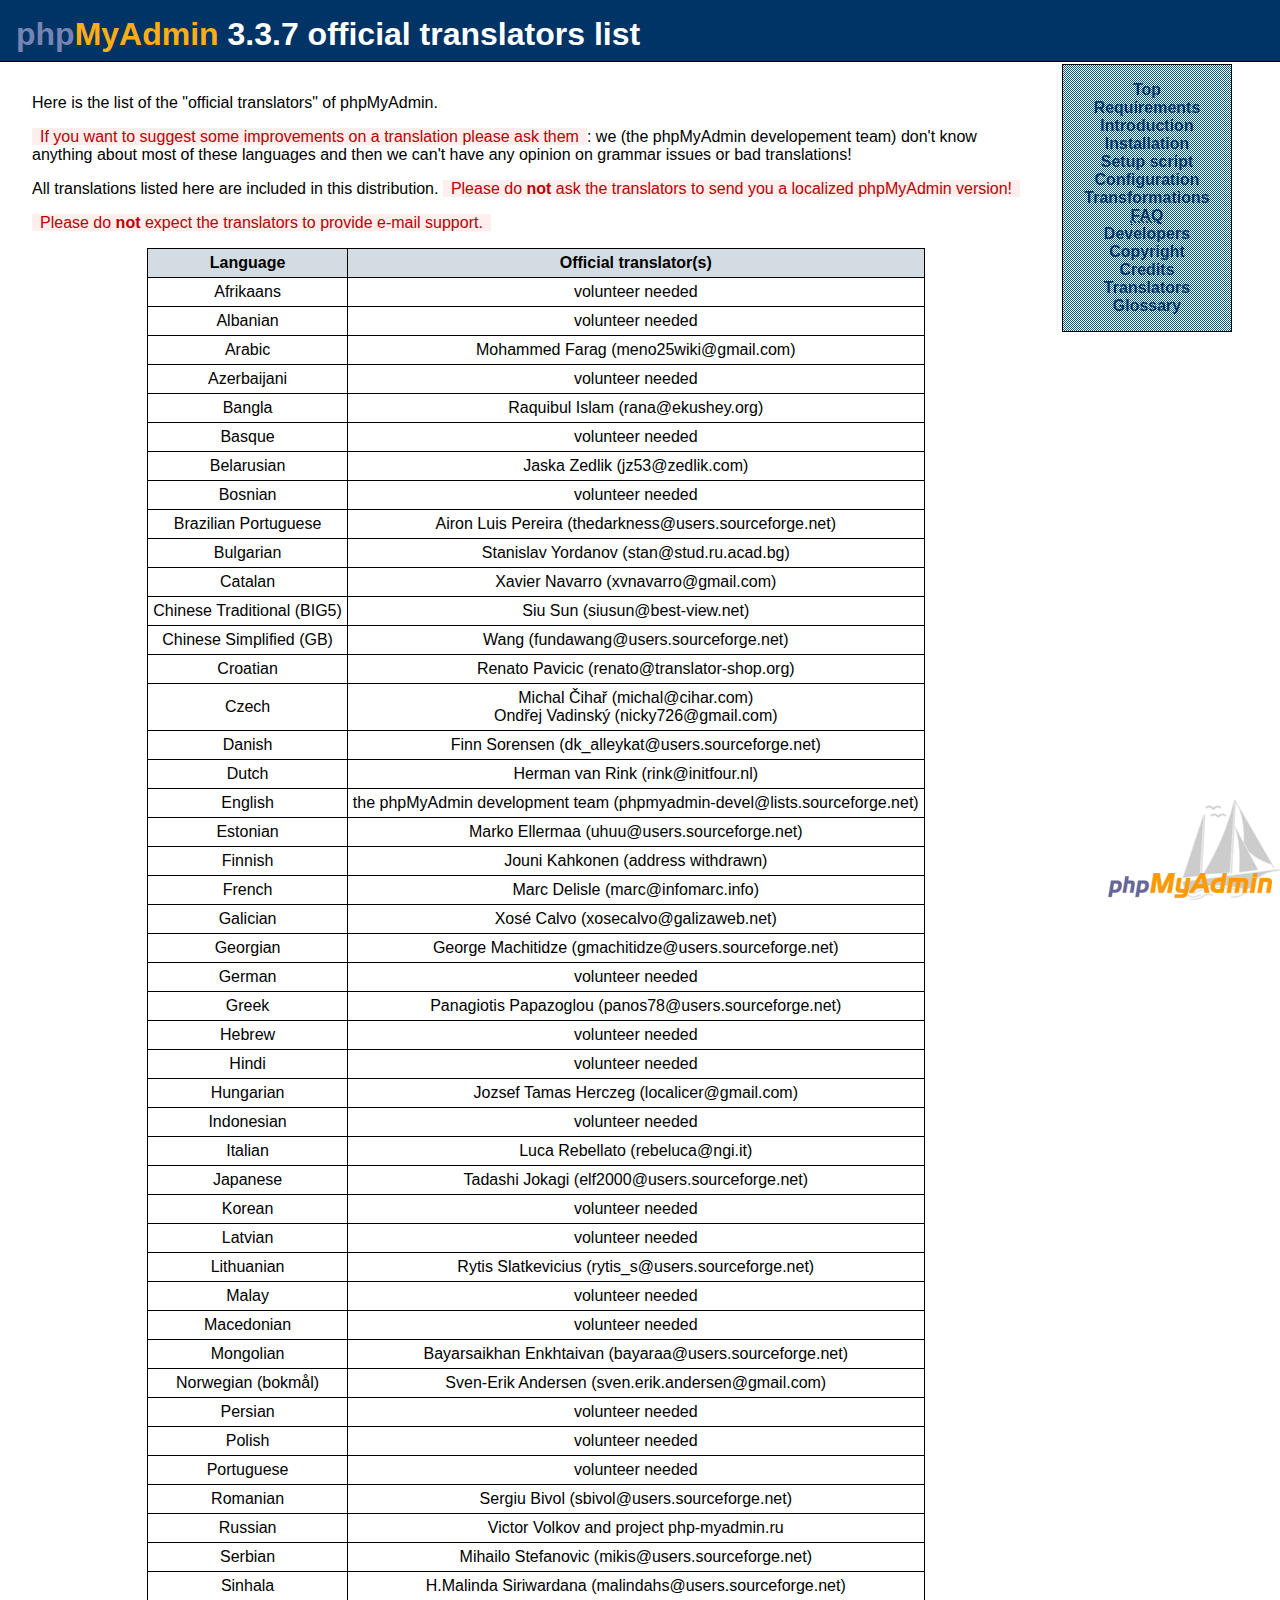
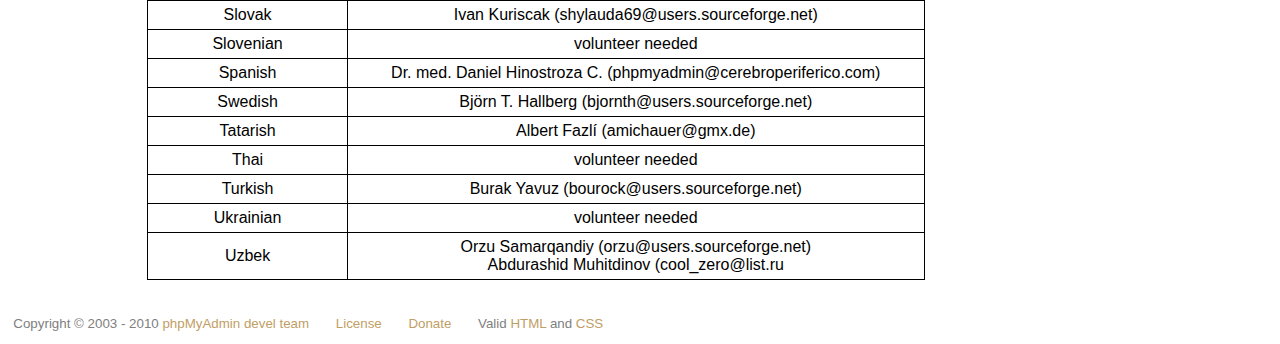
<file: pma_c69527c8/translators.html>
<!DOCTYPE html PUBLIC "-//W3C//DTD XHTML 1.1//EN"
    "http://www.w3.org/TR/xhtml11/DTD/xhtml11.dtd">
<html xmlns="http://www.w3.org/1999/xhtml" xml:lang="en-US"
    version="-//W3C//DTD XHTML 1.1//EN" dir="ltr">
<!-- $Id$ -->
<!--
    vim: expandtab ts=4 sw=4 sts=4 tw=78
-->

<head>
    <link rel="icon" href="./favicon.ico" type="image/x-icon" />
    <link rel="shortcut icon" href="./favicon.ico" type="image/x-icon" />
    <meta http-equiv="Content-Type" content="text/html; charset=utf-8" />
    <title>phpMyAdmin 3.3.7 - Official translators</title>
    <link rel="stylesheet" type="text/css" href="docs.css" />
</head>

<body>
<div id="header">
    <h1>
        <a href="http://www.phpmyadmin.net/">php<span class="myadmin">MyAdmin</span></a>
        3.3.7 
        official translators list
    </h1>
</div>

<!-- TOP MENU -->
<ul class="header">
    <li><a href="Documentation.html#top">Top</a></li>
    <li><a href="Documentation.html#require">Requirements</a></li>
    <li><a href="Documentation.html#intro">Introduction</a></li>
    <li><a href="Documentation.html#setup">Installation</a></li>
    <li><a href="Documentation.html#setup_script">Setup script</a></li>
    <li><a href="Documentation.html#config">Configuration</a></li>
    <li><a href="Documentation.html#transformations">Transformations</a></li>
    <li><a href="Documentation.html#faq"><abbr title="Frequently Asked Questions"> FAQ</abbr></a></li>
    <li><a href="Documentation.html#developers">Developers</a></li>
    <li><a href="Documentation.html#copyright">Copyright</a></li>
    <li><a href="Documentation.html#credits">Credits</a></li>
    <li><a href="translators.html">Translators</a></li>
    <li><a href="Documentation.html#glossary">Glossary</a></li>
</ul>

<div id="body">

<p> Here is the list of the &quot;official translators&quot; of
    phpMyAdmin.</p>

<p> <span class="important">If you want to suggest some improvements on a
    translation please ask them</span>: we (the phpMyAdmin developement team)
    don't know anything about most of these languages and then we can't have
    any opinion on grammar issues or bad translations!</p>

<p> All translations listed here are included in this distribution.
    <span class="important">Please do <b>not</b> ask the translators to send
    you a localized phpMyAdmin version!</span></p>

<p> <span class="important">Please do <b>not</b> expect the translators to
    provide e-mail support.</span></p>

<table class="translators">
<tr>
    <th>Language</th>
    <th>Official translator(s)</th>
</tr>

<tr id="afrikaans">
    <td>Afrikaans</td>
    <td>
       volunteer needed
    </td>
</tr>

<tr id="albanian">
    <td>Albanian</td>
    <td>
        volunteer needed 
    </td>
</tr>

<tr id="arabic">
    <td>Arabic</td>
    <td>
        Mohammed Farag (meno25wiki@gmail.com) 
    </td>
</tr>

<tr id="azerbaijani">
    <td>Azerbaijani</td>
    <td>
      volunteer needed 
    </td>
</tr>

<tr id="bangla">
    <td>Bangla</td>
    <td>
       Raquibul Islam (rana@ekushey.org) 
    </td>
</tr>

<tr id="basque">
    <td>Basque</td>
    <td>
       volunteer needed 
    </td>
</tr>

<tr id="belarusian">
    <td>Belarusian</td>
    <td>
        Jaska Zedlik (jz53@zedlik.com)
    </td>
</tr>

<tr id="bosnian">
    <td>Bosnian</td>
    <td>
        volunteer needed 
    </td>
</tr>

<tr id="brazilian_portuguese">
    <td>Brazilian Portuguese</td>
    <td>
        Airon Luis Pereira (thedarkness@users.sourceforge.net)
    </td>
</tr>

<tr id="bulgarian">
    <td>Bulgarian</td>
    <td>
        Stanislav Yordanov (stan@stud.ru.acad.bg)
    </td>
</tr>

<tr id="catalan">
    <td>Catalan</td>
    <td>
        Xavier Navarro (xvnavarro@gmail.com)
    </td>
</tr>

<tr id="chinese_traditional">
    <td>Chinese Traditional (BIG5)</td>
    <td>
        Siu Sun (siusun@best-view.net)
    </td>
</tr>

<tr id="chinese_simplified">
    <td>Chinese Simplified (GB)</td>
    <td>
        Wang (fundawang@users.sourceforge.net)
    </td>
</tr>

<tr id="croatian">
    <td>Croatian</td>
    <td>
        Renato Pavicic (renato@translator-shop.org)
    </td>
</tr>

<tr id="czech">
    <td>Czech</td>
    <td>
        Michal Čihař (michal@cihar.com)<br />
        Ondřej Vadinský (nicky726@gmail.com)
    </td>
</tr>

<tr id="danish">
    <td>Danish</td>
    <td>
        Finn Sorensen (dk_alleykat@users.sourceforge.net)
    </td>
</tr>

<tr id="dutch">
    <td>Dutch</td>
    <td>
        Herman van Rink (rink@initfour.nl)
    </td>
</tr>

<tr id="english">
    <td>English</td>
    <td>
        the phpMyAdmin development team (phpmyadmin-devel@lists.sourceforge.net)
    </td>
</tr>

<tr id="estonian">
    <td>Estonian</td>
    <td>
        Marko Ellermaa (uhuu@users.sourceforge.net)
    </td>
</tr>

<tr id="finnish">
    <td>Finnish</td>
    <td>
        Jouni Kahkonen (address withdrawn)
    </td>
</tr>

<tr id="french">
    <td>French</td>
    <td>
        Marc Delisle (marc@infomarc.info)
    </td>
</tr>

<tr id="galician">
    <td>Galician</td>
    <td>
        Xosé Calvo (xosecalvo@galizaweb.net)
    </td>
</tr>

<tr id="georgian">
    <td>Georgian</td>
    <td>
        George Machitidze (gmachitidze@users.sourceforge.net) 
    </td>
</tr>

<tr id="german">
    <td>German</td>
    <td>
        volunteer needed 
    </td>
</tr>

<tr id="greek">
    <td>Greek</td>
    <td>
	Panagiotis Papazoglou (panos78@users.sourceforge.net)
    </td>
</tr>

<tr id="hebrew">
    <td>Hebrew</td>
    <td>
        volunteer needed 
    </td>
</tr>

<tr id="hindi">
    <td>Hindi</td>
    <td>
        volunteer needed
    </td>
</tr>

<tr id="hungarian">
    <td>Hungarian</td>
    <td>
        Jozsef Tamas Herczeg (localicer@gmail.com) 
    </td>
</tr>

<tr id="indonesian">
    <td>Indonesian</td>
    <td>
        volunteer needed 
    </td>
</tr>

<tr id="italian">
    <td>Italian</td>
    <td>
        Luca Rebellato (rebeluca@ngi.it)
    </td>
</tr>

<tr id="japanese">
    <td>Japanese</td>
    <td>
        Tadashi Jokagi (elf2000@users.sourceforge.net)
    </td>
</tr>

<tr id="korean">
    <td>Korean</td>
    <td>
       volunteer needed
    </td>
</tr>

<tr id="latvian">
    <td>Latvian</td>
    <td>
        volunteer needed 
    </td>
</tr>

<tr id="lithuanian">
    <td>Lithuanian</td>
    <td>
        Rytis Slatkevicius (rytis_s@users.sourceforge.net)
    </td>
</tr>

<tr id="malay">
    <td>Malay</td>
    <td>
       volunteer needed
    </td>
</tr>

<tr id="macedonian">
    <td>Macedonian</td>
    <td>
       volunteer needed 
    </td>
</tr>

<tr id="mongolian">
    <td>Mongolian</td>
    <td>
        Bayarsaikhan Enkhtaivan (bayaraa@users.sourceforge.net)
    </td>
</tr>

<tr id="norwegian">
    <td>Norwegian (bokm&aring;l)</td>
    <td>
        Sven-Erik Andersen (sven.erik.andersen@gmail.com)
    </td>
</tr>

<tr id="persian">
    <td>Persian</td>
    <td>
      volunteer needed 
    </td>
</tr>

<tr id="polish">
    <td>Polish</td>
    <td>
       volunteer needed
    </td>
</tr>

<tr id="portuguese">
    <td>Portuguese</td>
    <td>
        volunteer needed 
    </td>
</tr>

<tr id="romanian">
    <td>Romanian</td>
    <td>
        Sergiu Bivol (sbivol@users.sourceforge.net)
    </td>
</tr>

<tr id="russian">
    <td>Russian</td>
    <td>
       Victor Volkov and project php-myadmin.ru
    </td>
</tr>

<tr id="serbian">
    <td>Serbian</td>
    <td>
        Mihailo Stefanovic (mikis@users.sourceforge.net)
    </td>
</tr>

<tr id="sinhala">
    <td>Sinhala</td>
    <td>
        H.Malinda Siriwardana (malindahs@users.sourceforge.net)
    </td>
</tr>

<tr id="slovak">
    <td>Slovak</td>
    <td>
        Ivan Kuriscak (shylauda69@users.sourceforge.net)
    </td>
</tr>

<tr id="slovenian">
    <td>Slovenian</td>
    <td>
        volunteer needed 
    </td>
</tr>

<tr id="spanish">
    <td>Spanish</td>
    <td>
        Dr. med. Daniel Hinostroza C. (phpmyadmin@cerebroperiferico.com)
    </td>
</tr>

<tr id="swedish">
    <td>Swedish</td>
    <td>
        Björn T. Hallberg (bjornth@users.sourceforge.net)
    </td>
</tr>

<tr id="tatarish">
    <td>Tatarish</td>
    <td>
        Albert Fazlí (amichauer@gmx.de)
    </td>
</tr>

<tr id="thai">
    <td>Thai</td>
    <td>
       volunteer needed 
    </td>
</tr>

<tr id="turkish">
    <td>Turkish</td>
    <td>
        Burak Yavuz (bourock@users.sourceforge.net)
    </td>
</tr>

<tr id="ukrainian">
    <td>Ukrainian</td>
    <td>
       volunteer needed 
    </td>
</tr>
<tr id="uzbek">
    <td>Uzbek</td>
    <td>
	    Orzu Samarqandiy (orzu@users.sourceforge.net)<br />
	   Abdurashid Muhitdinov (cool_zero@list.ru 
    </td>
</tr>
</table>
</div>

  <ul id="footer">
    <li>Copyright &copy; 2003 - 2010 <a href="http://www.phpmyadmin.net/home_page/team.php">phpMyAdmin devel team</a></li>
    <li><a href="LICENSE">License</a></li>
    <li><a href="http://www.phpmyadmin.net/home_page/donate.php">Donate</a></li>
    <li class="last">Valid <a href="http://validator.w3.org/check/referer">HTML</a> and <a href="http://jigsaw.w3.org/css-validator/check/referer">CSS</a></li>
  </ul>

</body>
</html>
</file>
<file: css/site_global.css>
html{min-height:100%;min-width:100%;-ms-text-size-adjust:none;}body,div,dl,dt,dd,ul,ol,li,nav,h1,h2,h3,h4,h5,h6,pre,code,form,fieldset,legend,input,button,textarea,p,blockquote,th,td,a{margin:0px;padding:0px;border-width:0px;border-style:solid;border-color:transparent;-webkit-transform-origin:left top;-ms-transform-origin:left top;-o-transform-origin:left top;transform-origin:left top;background-repeat:no-repeat;}button.submit-btn{-moz-box-sizing:content-box;-webkit-box-sizing:content-box;box-sizing:content-box;}.transition{-webkit-transition-property:background-image,background-position,background-color,border-color,border-radius,color,font-size,font-style,font-weight,letter-spacing,line-height,text-align,box-shadow,text-shadow,opacity;transition-property:background-image,background-position,background-color,border-color,border-radius,color,font-size,font-style,font-weight,letter-spacing,line-height,text-align,box-shadow,text-shadow,opacity;}.transition *{-webkit-transition:inherit;transition:inherit;}table{border-collapse:collapse;border-spacing:0px;}fieldset,img{border:0px;border-style:solid;-webkit-transform-origin:left top;-ms-transform-origin:left top;-o-transform-origin:left top;transform-origin:left top;}address,caption,cite,code,dfn,em,strong,th,var,optgroup{font-style:inherit;font-weight:inherit;}del,ins{text-decoration:none;}li{list-style:none;}caption,th{text-align:left;}h1,h2,h3,h4,h5,h6{font-size:100%;font-weight:inherit;}input,button,textarea,select,optgroup,option{font-family:inherit;font-size:inherit;font-style:inherit;font-weight:inherit;}.form-grp input,.form-grp textarea{-webkit-appearance:none;-webkit-border-radius:0;}body{font-family:Arial, Helvetica Neue, Helvetica, sans-serif;text-align:left;font-size:14px;line-height:17px;word-wrap:break-word;text-rendering:optimizeLegibility;-moz-font-feature-settings:'liga';-ms-font-feature-settings:'liga';-webkit-font-feature-settings:'liga';font-feature-settings:'liga';}a:link{color:#0000FF;text-decoration:underline;}a:visited{color:#800080;text-decoration:underline;}a:hover{color:#0000FF;text-decoration:underline;}a:active{color:#EE0000;text-decoration:underline;}a.nontext{color:black;text-decoration:none;font-style:normal;font-weight:normal;}.normal_text{color:#000000;direction:ltr;font-family:Arial, Helvetica Neue, Helvetica, sans-serif;font-size:14px;font-style:normal;font-weight:normal;letter-spacing:0px;line-height:17px;text-align:left;text-decoration:none;text-indent:0px;text-transform:none;vertical-align:0px;padding:0px;}.list0 li:before{position:absolute;right:100%;letter-spacing:0px;text-decoration:none;font-weight:normal;font-style:normal;}.rtl-list li:before{right:auto;left:100%;}.nls-None > li:before,.nls-None .list3 > li:before,.nls-None .list6 > li:before{margin-right:6px;content:'•';}.nls-None .list1 > li:before,.nls-None .list4 > li:before,.nls-None .list7 > li:before{margin-right:6px;content:'○';}.nls-None,.nls-None .list1,.nls-None .list2,.nls-None .list3,.nls-None .list4,.nls-None .list5,.nls-None .list6,.nls-None .list7,.nls-None .list8{padding-left:34px;}.nls-None.rtl-list,.nls-None .list1.rtl-list,.nls-None .list2.rtl-list,.nls-None .list3.rtl-list,.nls-None .list4.rtl-list,.nls-None .list5.rtl-list,.nls-None .list6.rtl-list,.nls-None .list7.rtl-list,.nls-None .list8.rtl-list{padding-left:0px;padding-right:34px;}.nls-None .list2 > li:before,.nls-None .list5 > li:before,.nls-None .list8 > li:before{margin-right:6px;content:'-';}.nls-None.rtl-list > li:before,.nls-None .list1.rtl-list > li:before,.nls-None .list2.rtl-list > li:before,.nls-None .list3.rtl-list > li:before,.nls-None .list4.rtl-list > li:before,.nls-None .list5.rtl-list > li:before,.nls-None .list6.rtl-list > li:before,.nls-None .list7.rtl-list > li:before,.nls-None .list8.rtl-list > li:before{margin-right:0px;margin-left:6px;}.TabbedPanelsTab{white-space:nowrap;}.MenuBar .MenuBarView,.MenuBar .SubMenuView{display:block;list-style:none;}.MenuBar .SubMenu{display:none;position:absolute;}.NoWrap{white-space:nowrap;word-wrap:normal;}.rootelem{margin-left:auto;margin-right:auto;}.colelem{display:inline;float:left;clear:both;}.clearfix:after{content:"\0020";visibility:hidden;display:block;height:0px;clear:both;}*:first-child+html .clearfix{zoom:1;}.clip_frame{overflow:hidden;}.popup_anchor{position:relative;width:0px;height:0px;}.popup_element{z-index:100000;}.svg{display:block;vertical-align:top;}span.wrap{content:'';clear:left;display:block;}span.actAsInlineDiv{display:inline-block;}.position_content,.excludeFromNormalFlow{float:left;}.preload_images{position:absolute;overflow:hidden;left:-9999px;top:-9999px;height:1px;width:1px;}.preload{height:1px;width:1px;}.animateStates{-webkit-transition:0.3s ease-in-out;-moz-transition:0.3s ease-in-out;-o-transition:0.3s ease-in-out;transition:0.3s ease-in-out;}[data-whatinput="mouse"] *:focus,[data-whatinput="touch"] *:focus,input:focus,textarea:focus{outline:none;}textarea{resize:none;overflow:auto;}.fld-prompt{pointer-events:none;}.wrapped-input{position:absolute;top:0px;left:0px;background:transparent;border:none;}.submit-btn{z-index:50000;cursor:pointer;}.anchor_item{width:22px;height:18px;}.MenuBar .SubMenuVisible,.MenuBarVertical .SubMenuVisible,.MenuBar .SubMenu .SubMenuVisible,.popup_element.Active,span.actAsPara,.actAsDiv,a.nonblock.nontext,img.block{display:block;}.widget_invisible,.js .invi,.js .mse_pre_init{visibility:hidden;}.ose_ei{visibility:hidden;z-index:0;}.no_vert_scroll{overflow-y:hidden;}.always_vert_scroll{overflow-y:scroll;}.always_horz_scroll{overflow-x:scroll;}.fullscreen{overflow:hidden;left:0px;top:0px;position:fixed;height:100%;width:100%;-moz-box-sizing:border-box;-webkit-box-sizing:border-box;-ms-box-sizing:border-box;box-sizing:border-box;}.fullwidth{position:absolute;}.borderbox{-moz-box-sizing:border-box;-webkit-box-sizing:border-box;-ms-box-sizing:border-box;box-sizing:border-box;}.scroll_wrapper{position:absolute;overflow:auto;left:0px;right:0px;top:0px;bottom:0px;padding-top:0px;padding-bottom:0px;margin-top:0px;margin-bottom:0px;}.browser_width > *{position:absolute;left:0px;right:0px;}.grpelem,.accordion_wrapper{display:inline;float:left;}.fld-checkbox input[type=checkbox],.fld-radiobutton input[type=radio]{position:absolute;overflow:hidden;clip:rect(0px, 0px, 0px, 0px);height:1px;width:1px;margin:-1px;padding:0px;border:0px;}.fld-checkbox input[type=checkbox] + label,.fld-radiobutton input[type=radio] + label{display:inline-block;background-repeat:no-repeat;cursor:pointer;float:left;width:100%;height:100%;}.pointer_cursor,.fld-recaptcha-mode,.fld-recaptcha-refresh,.fld-recaptcha-help{cursor:pointer;}p,h1,h2,h3,h4,h5,h6,ol,ul,span.actAsPara{max-height:1000000px;}.superscript{vertical-align:super;font-size:66%;line-height:0px;}.subscript{vertical-align:sub;font-size:66%;line-height:0px;}.horizontalSlideShow{-ms-touch-action:pan-y;touch-action:pan-y;}.verticalSlideShow{-ms-touch-action:pan-x;touch-action:pan-x;}.colelem100,.verticalspacer{clear:both;}.list0 li,.MenuBar .MenuItemContainer,.SlideShowContentPanel .fullscreen img,.css_verticalspacer .verticalspacer{position:relative;}.popup_element.Inactive,.js .disn,.js .an_invi,.hidden,.breakpoint{display:none;}#muse_css_mq{position:absolute;display:none;background-color:#FFFFFE;}.fluid_height_spacer{width:0.01px;}.muse_check_css{display:none;position:fixed;}@media screen and (-webkit-min-device-pixel-ratio:0){body{text-rendering:auto;}}
</file>
<file: css/master_b-__.css>
#u742{box-shadow:1px 1px 2px rgba(0,0,0,0.15);background-color:#FFFFFF;}@media (min-width: 769px), print{#u8885{background-color:#15D846;}#u653{background-color:transparent;}#u17286-4{background-color:transparent;color:#000000;font-size:16px;letter-spacing:0px;line-height:19px;font-family:Arial, Helvetica Neue, Helvetica, sans-serif;}#u17286-4:hover p{color:#15D846;visibility:inherit;font-family:Arial, Helvetica Neue, Helvetica, sans-serif;}#u655-4{background-color:transparent;color:#000000;font-size:16px;letter-spacing:0px;line-height:19px;font-family:Arial, Helvetica Neue, Helvetica, sans-serif;}#u655-4:hover p{color:#15D846;visibility:inherit;font-family:Arial, Helvetica Neue, Helvetica, sans-serif;}#u656-4{background-color:transparent;color:#000000;font-size:16px;letter-spacing:0px;line-height:19px;font-family:Arial, Helvetica Neue, Helvetica, sans-serif;}#u656-4:hover p{color:#15D846;visibility:inherit;font-family:Arial, Helvetica Neue, Helvetica, sans-serif;}#u17286-4.MuseLinkActive p,#u655-4.MuseLinkActive p,#u656-4.MuseLinkActive p{color:#000000;visibility:inherit;font-family:Arial, Helvetica Neue, Helvetica, sans-serif;}#u8895-4{background-color:transparent;color:#FFFFFF;text-align:center;font-size:16px;letter-spacing:0px;line-height:16px;font-family:Arial, Helvetica Neue, Helvetica, sans-serif;}}
</file>
<file: css/index.css>
.version.index{color:#00001A;background-color:#88422A;}.js body{visibility:hidden;}.js body.initialized{visibility:visible;}#page{margin-left:auto;border-color:#000000;width:100%;background-image:none;background-color:transparent;border-width:0px;margin-right:auto;z-index:1;}#pu742{width:100%;padding-bottom:60px;z-index:552;}#u742{height:60px;top:0px;position:fixed;z-index:552;}#u742-bw{z-index:552;}#back-to-top{margin-bottom:-18px;position:relative;}#u17253{background-color:#390000;z-index:88;}#u17265{background-color:transparent;width:220px;margin-left:50%;left:-110px;position:relative;z-index:550;}#u17222-4{font-size:16px;line-height:16px;text-align:center;margin-left:50%;color:#FFFFFF;z-index:266;background-color:transparent;letter-spacing:1px;min-height:16px;position:relative;}#u17246-4{margin-left:50%;line-height:14px;min-height:14px;filter:alpha(opacity=80);margin-top:8px;color:#FFFFFF;z-index:450;background-color:transparent;-ms-filter:"progid:DXImageTransform.Microsoft.Alpha(Opacity=80)";letter-spacing:1px;text-align:center;position:relative;opacity:0.8;font-family:Arial, Helvetica Neue, Helvetica, sans-serif;}#u17253-bw{z-index:88;}#u16866{background-color:#F91064;z-index:87;}#u16851{background-color:transparent;width:276px;margin-left:50%;position:relative;z-index:548;}#u16851_img{padding-right:108px;}#u16844-4{font-size:16px;line-height:16px;text-align:center;margin-left:50%;color:#FFFFFF;z-index:262;background-color:transparent;letter-spacing:1px;min-height:16px;position:relative;}#u16835-4{margin-left:50%;line-height:14px;min-height:14px;filter:alpha(opacity=80);margin-top:8px;color:#FFFFFF;z-index:446;background-color:transparent;-ms-filter:"progid:DXImageTransform.Microsoft.Alpha(Opacity=80)";letter-spacing:1px;text-align:center;position:relative;opacity:0.8;font-family:Arial, Helvetica Neue, Helvetica, sans-serif;}#u16866-bw{z-index:87;}#u16797{background-color:#494444;z-index:86;}#u16820{background-color:transparent;width:276px;margin-left:50%;position:relative;z-index:546;}#u16820_img{padding-right:68px;padding-bottom:21px;}#u16813-4{font-size:16px;line-height:16px;text-align:center;margin-left:50%;color:#FFFFFF;z-index:258;background-color:transparent;letter-spacing:1px;min-height:16px;position:relative;}#u16806-4{margin-left:50%;line-height:14px;min-height:14px;filter:alpha(opacity=80);margin-top:8px;color:#FFFFFF;z-index:442;background-color:transparent;-ms-filter:"progid:DXImageTransform.Microsoft.Alpha(Opacity=80)";letter-spacing:1px;text-align:center;position:relative;opacity:0.8;font-family:Arial, Helvetica Neue, Helvetica, sans-serif;}#u16797-bw{z-index:86;}#u16738{background-color:#31264D;z-index:85;}#u16747{background-color:transparent;width:276px;margin-left:50%;left:-147px;position:relative;z-index:544;}#u16747_img{padding-bottom:21px;}#u16784-4{font-size:16px;line-height:16px;text-align:center;margin-left:50%;color:#FFFFFF;z-index:254;background-color:transparent;letter-spacing:1px;min-height:16px;position:relative;}#u16777-4{margin-left:50%;line-height:14px;min-height:14px;filter:alpha(opacity=80);margin-top:8px;color:#FFFFFF;z-index:438;background-color:transparent;-ms-filter:"progid:DXImageTransform.Microsoft.Alpha(Opacity=80)";letter-spacing:1px;text-align:center;position:relative;opacity:0.8;font-family:Arial, Helvetica Neue, Helvetica, sans-serif;}#u16738-bw{z-index:85;}#u16628{background-color:#5E4AD3;z-index:84;}#pu16651{width:100%;position:relative;z-index:540;}#u16651{background-color:transparent;width:121px;margin-left:50%;left:-60px;margin-right:-10000px;position:relative;z-index:540;}#u16670{background-color:transparent;width:276px;margin-left:50%;left:-147px;margin-right:-10000px;position:relative;z-index:542;}#u16644-4{font-size:16px;line-height:16px;text-align:center;margin-top:38px;margin-left:50%;color:#FFFFFF;z-index:250;background-color:transparent;letter-spacing:1px;min-height:16px;position:relative;}#u16637-4{margin-left:50%;line-height:14px;min-height:14px;filter:alpha(opacity=80);margin-top:8px;color:#FFFFFF;z-index:434;background-color:transparent;-ms-filter:"progid:DXImageTransform.Microsoft.Alpha(Opacity=80)";letter-spacing:1px;text-align:center;position:relative;opacity:0.8;font-family:Arial, Helvetica Neue, Helvetica, sans-serif;}#u16628-bw{z-index:84;}#u16536{background-color:#FE6A00;z-index:83;}#u16559{background-color:transparent;width:121px;margin-left:50%;left:-60px;position:relative;z-index:538;}#u16651_img,#u16559_img{padding-right:6px;padding-bottom:7px;}#u16552-4{font-size:16px;line-height:16px;text-align:center;margin-top:38px;margin-left:50%;color:#FFFFFF;z-index:246;background-color:transparent;letter-spacing:1px;min-height:16px;position:relative;}#u16545-4{margin-left:50%;line-height:14px;min-height:14px;filter:alpha(opacity=80);margin-top:8px;color:#FFFFFF;z-index:430;background-color:transparent;-ms-filter:"progid:DXImageTransform.Microsoft.Alpha(Opacity=80)";letter-spacing:1px;text-align:center;position:relative;opacity:0.8;font-family:Arial, Helvetica Neue, Helvetica, sans-serif;}#u16536-bw{z-index:83;}#u16483{background-color:#F6313A;z-index:82;}#u16506{background-color:transparent;width:121px;margin-left:50%;left:-60px;position:relative;z-index:536;}#u16506_img{padding-right:6px;}#u16492-4{font-size:16px;line-height:16px;text-align:center;margin-top:38px;margin-left:50%;color:#FFFFFF;z-index:242;background-color:transparent;letter-spacing:1px;min-height:16px;position:relative;}#u16499-4{margin-left:50%;line-height:14px;min-height:14px;filter:alpha(opacity=80);margin-top:8px;color:#FFFFFF;z-index:426;background-color:transparent;-ms-filter:"progid:DXImageTransform.Microsoft.Alpha(Opacity=80)";letter-spacing:1px;text-align:center;position:relative;opacity:0.8;font-family:Arial, Helvetica Neue, Helvetica, sans-serif;}#u16483-bw{z-index:82;}#u16409{background-color:#8FD61E;z-index:81;}#u16463{background-color:transparent;width:121px;margin-left:50%;left:-60px;position:relative;z-index:534;}#u16433-4{font-size:16px;line-height:16px;text-align:center;margin-top:38px;margin-left:50%;color:#FFFFFF;z-index:238;background-color:transparent;letter-spacing:1px;min-height:16px;position:relative;}#u16440-4{margin-left:50%;line-height:14px;min-height:14px;filter:alpha(opacity=80);margin-top:8px;color:#FFFFFF;z-index:422;background-color:transparent;-ms-filter:"progid:DXImageTransform.Microsoft.Alpha(Opacity=80)";letter-spacing:1px;text-align:center;position:relative;opacity:0.8;font-family:Arial, Helvetica Neue, Helvetica, sans-serif;}#u16409-bw{z-index:81;}#u16344{background-color:#CC7333;z-index:80;}#u16385{background-color:transparent;width:104px;margin-left:50%;left:-52px;position:relative;z-index:532;}#u16375-4{font-size:16px;line-height:16px;text-align:center;margin-top:38px;margin-left:50%;color:#FFFFFF;z-index:234;background-color:transparent;letter-spacing:1px;min-height:16px;position:relative;}#u16368-4{margin-left:50%;line-height:14px;min-height:14px;filter:alpha(opacity=80);margin-top:8px;color:#FFFFFF;z-index:418;background-color:transparent;-ms-filter:"progid:DXImageTransform.Microsoft.Alpha(Opacity=80)";letter-spacing:1px;text-align:center;position:relative;opacity:0.8;font-family:Arial, Helvetica Neue, Helvetica, sans-serif;}#u16344-bw{z-index:80;}#u16302{background-color:#EB82F4;z-index:79;}#u16329{background-color:transparent;width:216px;margin-left:50%;position:relative;z-index:530;}#u16286-4{font-size:16px;line-height:16px;text-align:center;margin-top:38px;margin-left:50%;color:#FFFFFF;z-index:230;background-color:transparent;letter-spacing:1px;min-height:16px;position:relative;}#u16295-4{margin-left:50%;line-height:14px;min-height:14px;filter:alpha(opacity=80);margin-top:8px;color:#FFFFFF;z-index:414;background-color:transparent;-ms-filter:"progid:DXImageTransform.Microsoft.Alpha(Opacity=80)";letter-spacing:1px;text-align:center;position:relative;opacity:0.8;font-family:Arial, Helvetica Neue, Helvetica, sans-serif;}#u16302-bw{z-index:79;}#u16235{background-color:#31294E;z-index:78;}#u16244{background-color:transparent;width:151px;margin-left:50%;left:-75px;position:relative;z-index:528;}#u16244_img{padding-bottom:31px;}#u16266-4{font-size:16px;line-height:16px;text-align:center;margin-top:38px;margin-left:50%;color:#FFFFFF;z-index:226;background-color:transparent;letter-spacing:1px;min-height:16px;position:relative;}#u16259-4{margin-left:50%;line-height:14px;min-height:14px;filter:alpha(opacity=80);margin-top:8px;color:#FFFFFF;z-index:410;background-color:transparent;-ms-filter:"progid:DXImageTransform.Microsoft.Alpha(Opacity=80)";letter-spacing:1px;text-align:center;position:relative;opacity:0.8;font-family:Arial, Helvetica Neue, Helvetica, sans-serif;}#u16235-bw{z-index:78;}#u16172{background-color:#F36034;z-index:77;}#u16219{background-color:transparent;width:151px;margin-left:50%;left:-75px;position:relative;z-index:526;}#u16181-4{font-size:16px;line-height:16px;text-align:center;margin-top:38px;margin-left:50%;color:#FFFFFF;z-index:222;background-color:transparent;letter-spacing:1px;min-height:16px;position:relative;}#u16188-4{margin-left:50%;line-height:14px;min-height:14px;filter:alpha(opacity=80);margin-top:8px;color:#FFFFFF;z-index:406;background-color:transparent;-ms-filter:"progid:DXImageTransform.Microsoft.Alpha(Opacity=80)";letter-spacing:1px;text-align:center;position:relative;opacity:0.8;font-family:Arial, Helvetica Neue, Helvetica, sans-serif;}#u16172-bw{z-index:77;}#u16063{background-color:#F96C8C;z-index:76;}#u16107{background-color:transparent;width:190px;margin-left:50%;left:-95px;position:relative;z-index:524;}#u16079-4{font-size:16px;line-height:16px;text-align:center;margin-top:38px;margin-left:50%;color:#FFFFFF;z-index:218;background-color:transparent;letter-spacing:1px;min-height:16px;position:relative;}#u16072-4{margin-left:50%;line-height:14px;min-height:14px;filter:alpha(opacity=80);margin-top:8px;color:#FFFFFF;z-index:402;background-color:transparent;-ms-filter:"progid:DXImageTransform.Microsoft.Alpha(Opacity=80)";letter-spacing:1px;text-align:center;position:relative;opacity:0.8;font-family:Arial, Helvetica Neue, Helvetica, sans-serif;}#u16063-bw{z-index:76;}#u16004{background-color:#C586EA;z-index:75;}#u16027{background-color:transparent;width:202px;margin-left:50%;position:relative;z-index:522;}#u16027_img{padding-right:71px;padding-bottom:9px;}#u16020-4{font-size:16px;line-height:16px;text-align:center;margin-left:50%;color:#FFFFFF;z-index:214;background-color:transparent;letter-spacing:1px;min-height:16px;position:relative;}#u16013-4{margin-left:50%;line-height:14px;min-height:14px;filter:alpha(opacity=80);margin-top:8px;color:#FFFFFF;z-index:398;background-color:transparent;-ms-filter:"progid:DXImageTransform.Microsoft.Alpha(Opacity=80)";letter-spacing:1px;text-align:center;position:relative;opacity:0.8;font-family:Arial, Helvetica Neue, Helvetica, sans-serif;}#u16004-bw{z-index:75;}#u15943{background-color:#83DDDA;z-index:74;}#u15959{background-color:transparent;width:202px;margin-left:50%;left:-101px;position:relative;z-index:520;}#u15959_img{padding-right:12px;padding-bottom:18px;}#u15952-4{font-size:16px;line-height:16px;text-align:center;margin-left:50%;color:#FFFFFF;z-index:210;background-color:transparent;letter-spacing:1px;min-height:16px;position:relative;}#u15974-4{margin-left:50%;line-height:14px;min-height:14px;filter:alpha(opacity=80);margin-top:8px;color:#FFFFFF;z-index:394;background-color:transparent;-ms-filter:"progid:DXImageTransform.Microsoft.Alpha(Opacity=80)";letter-spacing:1px;text-align:center;position:relative;opacity:0.8;font-family:Arial, Helvetica Neue, Helvetica, sans-serif;}#u15943-bw{z-index:74;}#u15560{background-color:#ED4142;z-index:73;}#u15576{background-color:transparent;width:202px;margin-left:50%;left:-101px;position:relative;z-index:518;}#u15576_img{padding-right:12px;padding-bottom:3px;}#u15591-4{font-size:16px;line-height:16px;text-align:center;margin-left:50%;color:#FFFFFF;z-index:206;background-color:transparent;letter-spacing:1px;min-height:16px;position:relative;}#u15569-4{margin-left:50%;line-height:14px;min-height:14px;filter:alpha(opacity=80);margin-top:8px;color:#FFFFFF;z-index:390;background-color:transparent;-ms-filter:"progid:DXImageTransform.Microsoft.Alpha(Opacity=80)";letter-spacing:1px;text-align:center;position:relative;opacity:0.8;font-family:Arial, Helvetica Neue, Helvetica, sans-serif;}#u15560-bw{z-index:73;}#u15495{background-color:#FFBE02;z-index:72;}#u15518{background-color:transparent;width:202px;margin-left:50%;left:-101px;position:relative;z-index:516;}#u15518_img{padding-right:2px;padding-bottom:3px;}#u15511-4{font-size:16px;line-height:16px;text-align:center;margin-left:50%;color:#FFFFFF;z-index:202;background-color:transparent;letter-spacing:1px;min-height:16px;position:relative;}#u15504-4{margin-left:50%;line-height:14px;min-height:14px;filter:alpha(opacity=80);margin-top:8px;color:#FFFFFF;z-index:386;background-color:transparent;-ms-filter:"progid:DXImageTransform.Microsoft.Alpha(Opacity=80)";letter-spacing:1px;text-align:center;position:relative;opacity:0.8;font-family:Arial, Helvetica Neue, Helvetica, sans-serif;}#u15495-bw{z-index:72;}#u15427{background-color:#F9C535;z-index:71;}#u15479{background-color:transparent;width:202px;margin-left:50%;left:-101px;position:relative;z-index:514;}#u15458-4{font-size:16px;line-height:16px;text-align:center;margin-left:50%;color:#FFFFFF;z-index:198;background-color:transparent;letter-spacing:1px;min-height:16px;position:relative;}#u15436-4{margin-left:50%;line-height:14px;min-height:14px;filter:alpha(opacity=80);margin-top:8px;color:#FFFFFF;z-index:382;background-color:transparent;-ms-filter:"progid:DXImageTransform.Microsoft.Alpha(Opacity=80)";letter-spacing:1px;text-align:center;position:relative;opacity:0.8;font-family:Arial, Helvetica Neue, Helvetica, sans-serif;}#u15427-bw{z-index:71;}#u15363{background-color:#995337;z-index:70;}#u15405{background-color:transparent;width:188px;margin-left:50%;left:-94px;position:relative;z-index:512;}#u15394-4{font-size:16px;line-height:16px;text-align:center;margin-left:50%;color:#FFFFFF;z-index:194;background-color:transparent;letter-spacing:1px;min-height:16px;position:relative;}#u15372-4{margin-left:50%;line-height:14px;min-height:14px;filter:alpha(opacity=80);margin-top:8px;color:#FFFFFF;z-index:378;background-color:transparent;-ms-filter:"progid:DXImageTransform.Microsoft.Alpha(Opacity=80)";letter-spacing:1px;text-align:center;position:relative;opacity:0.8;font-family:Arial, Helvetica Neue, Helvetica, sans-serif;}#u15363-bw{z-index:70;}#u15271{background-color:#17C8FF;z-index:69;}#u15311{background-color:transparent;margin-left:50%;position:relative;z-index:510;}#u15280-4{font-size:16px;line-height:16px;text-align:center;margin-left:50%;color:#FFFFFF;z-index:190;background-color:transparent;letter-spacing:1px;min-height:16px;position:relative;}#u15287-4{margin-left:50%;line-height:14px;min-height:14px;filter:alpha(opacity=80);margin-top:8px;color:#FFFFFF;z-index:374;background-color:transparent;-ms-filter:"progid:DXImageTransform.Microsoft.Alpha(Opacity=80)";letter-spacing:1px;text-align:center;position:relative;opacity:0.8;font-family:Arial, Helvetica Neue, Helvetica, sans-serif;}#u15271-bw{z-index:69;}#u14709{background-color:#C62827;z-index:68;}#u14747{background-color:transparent;width:188px;margin-left:50%;position:relative;z-index:508;}#u14740-4{font-size:16px;line-height:16px;text-align:center;margin-left:50%;color:#FFFFFF;z-index:186;background-color:transparent;letter-spacing:1px;min-height:16px;position:relative;}#u14733-4{margin-left:50%;line-height:14px;min-height:14px;filter:alpha(opacity=80);margin-top:8px;color:#FFFFFF;z-index:370;background-color:transparent;-ms-filter:"progid:DXImageTransform.Microsoft.Alpha(Opacity=80)";letter-spacing:1px;text-align:center;position:relative;opacity:0.8;font-family:Arial, Helvetica Neue, Helvetica, sans-serif;}#u14709-bw{z-index:68;}#u14612{background-color:#FFE448;z-index:67;}#u14650{background-color:transparent;width:189px;margin-left:50%;position:relative;z-index:504;}#u14636-4{font-size:16px;line-height:16px;text-align:center;margin-left:50%;color:#FFFFFF;z-index:182;background-color:transparent;letter-spacing:1px;min-height:16px;position:relative;}#u14643-4{margin-left:50%;line-height:14px;min-height:14px;filter:alpha(opacity=80);margin-top:8px;color:#FFFFFF;z-index:366;background-color:transparent;-ms-filter:"progid:DXImageTransform.Microsoft.Alpha(Opacity=80)";letter-spacing:1px;text-align:center;position:relative;opacity:0.8;font-family:Arial, Helvetica Neue, Helvetica, sans-serif;}#u14612-bw{z-index:67;}#u14482{background-color:#2C313B;z-index:89;}#u14522{background-color:transparent;margin-left:50%;position:relative;z-index:506;}#u14491-4{font-size:16px;line-height:16px;text-align:center;margin-left:50%;color:#FFFFFF;z-index:270;background-color:transparent;letter-spacing:1px;min-height:16px;position:relative;}#u14513-4{margin-left:50%;line-height:14px;min-height:14px;filter:alpha(opacity=80);margin-top:8px;color:#FFFFFF;z-index:454;background-color:transparent;-ms-filter:"progid:DXImageTransform.Microsoft.Alpha(Opacity=80)";letter-spacing:1px;text-align:center;position:relative;opacity:0.8;font-family:Arial, Helvetica Neue, Helvetica, sans-serif;}#u14482-bw{z-index:89;}#u14414{background-color:#3D2E3A;z-index:66;}#u14468{background-color:transparent;width:126px;margin-left:50%;position:relative;z-index:502;}#u14430-4{font-size:16px;line-height:16px;text-align:center;margin-left:50%;color:#FFFFFF;z-index:178;background-color:transparent;letter-spacing:1px;min-height:16px;position:relative;}#u14423-4{margin-left:50%;line-height:14px;min-height:14px;filter:alpha(opacity=80);margin-top:8px;color:#FFFFFF;z-index:362;background-color:transparent;-ms-filter:"progid:DXImageTransform.Microsoft.Alpha(Opacity=80)";letter-spacing:1px;text-align:center;position:relative;opacity:0.8;font-family:Arial, Helvetica Neue, Helvetica, sans-serif;}#u14414-bw{z-index:66;}#u14359{background-color:#1D1D1D;z-index:65;}#u14399{background-color:transparent;margin-left:50%;position:relative;z-index:500;}#u14368-4{font-size:16px;line-height:16px;text-align:center;margin-left:50%;color:#FFFFFF;z-index:174;background-color:transparent;letter-spacing:1px;min-height:16px;position:relative;}#u14375-4{margin-left:50%;line-height:14px;min-height:14px;filter:alpha(opacity=80);margin-top:8px;color:#FFFFFF;z-index:358;background-color:transparent;-ms-filter:"progid:DXImageTransform.Microsoft.Alpha(Opacity=80)";letter-spacing:1px;text-align:center;position:relative;opacity:0.8;font-family:Arial, Helvetica Neue, Helvetica, sans-serif;}#u14359-bw{z-index:65;}#u14303{background-color:#1D45D6;z-index:64;}#u14341{background-color:transparent;margin-left:50%;position:relative;z-index:498;}#u14327-4{font-size:16px;line-height:16px;text-align:center;margin-left:50%;color:#FFFFFF;z-index:170;background-color:transparent;letter-spacing:1px;min-height:16px;position:relative;}#u14334-4{margin-left:50%;line-height:14px;min-height:14px;filter:alpha(opacity=80);margin-top:8px;color:#FFFFFF;z-index:354;background-color:transparent;-ms-filter:"progid:DXImageTransform.Microsoft.Alpha(Opacity=80)";letter-spacing:1px;text-align:center;position:relative;opacity:0.8;font-family:Arial, Helvetica Neue, Helvetica, sans-serif;}#u14303-bw{z-index:64;}#u14209{background-color:#EDA53E;z-index:63;}#u14247{background-color:transparent;margin-left:50%;position:relative;z-index:496;}#u14240-4{font-size:16px;line-height:16px;text-align:center;margin-left:50%;color:#FFFFFF;z-index:166;background-color:transparent;letter-spacing:1px;min-height:16px;position:relative;}#u14218-4{margin-left:50%;line-height:14px;min-height:14px;filter:alpha(opacity=80);margin-top:8px;color:#FFFFFF;z-index:350;background-color:transparent;-ms-filter:"progid:DXImageTransform.Microsoft.Alpha(Opacity=80)";letter-spacing:1px;text-align:center;position:relative;opacity:0.8;font-family:Arial, Helvetica Neue, Helvetica, sans-serif;}#u14209-bw{z-index:63;}#u14117{background-color:#8B001C;z-index:62;}#u14155{background-color:transparent;margin-left:50%;position:relative;z-index:494;}#u14148-4{font-size:16px;line-height:16px;text-align:center;margin-left:50%;color:#FFFFFF;z-index:162;background-color:transparent;letter-spacing:1px;min-height:16px;position:relative;}#u14141-4{margin-left:50%;line-height:14px;min-height:14px;filter:alpha(opacity=80);margin-top:8px;color:#FFFFFF;z-index:346;background-color:transparent;-ms-filter:"progid:DXImageTransform.Microsoft.Alpha(Opacity=80)";letter-spacing:1px;text-align:center;position:relative;opacity:0.8;font-family:Arial, Helvetica Neue, Helvetica, sans-serif;}#u14117-bw{z-index:62;}#u14019{background-color:#88EAD7;z-index:61;}#u14059{background-color:transparent;margin-left:50%;position:relative;z-index:492;}#u14050-4{font-size:16px;line-height:16px;text-align:center;margin-left:50%;color:#FFFFFF;z-index:158;background-color:transparent;letter-spacing:1px;min-height:16px;position:relative;}#u14043-4{margin-left:50%;line-height:14px;min-height:14px;filter:alpha(opacity=80);margin-top:8px;color:#FFFFFF;z-index:342;background-color:transparent;-ms-filter:"progid:DXImageTransform.Microsoft.Alpha(Opacity=80)";letter-spacing:1px;text-align:center;position:relative;opacity:0.8;font-family:Arial, Helvetica Neue, Helvetica, sans-serif;}#u14019-bw{z-index:61;}#u13963{background-color:#EC008C;z-index:60;}#u14005{background-color:transparent;margin-left:50%;position:relative;z-index:490;}#u13994-4{font-size:16px;line-height:16px;text-align:center;margin-left:50%;color:#FFFFFF;z-index:154;background-color:transparent;letter-spacing:1px;min-height:16px;position:relative;}#u13987-4{margin-left:50%;line-height:14px;min-height:14px;filter:alpha(opacity=80);margin-top:8px;color:#FFFFFF;z-index:338;background-color:transparent;-ms-filter:"progid:DXImageTransform.Microsoft.Alpha(Opacity=80)";letter-spacing:1px;text-align:center;position:relative;opacity:0.8;font-family:Arial, Helvetica Neue, Helvetica, sans-serif;}#u13963-bw{z-index:60;}#u13566{background-color:#97CCD3;z-index:59;}#u13606{background-color:transparent;margin-left:50%;position:relative;z-index:488;}#u13582-4{font-size:16px;line-height:16px;text-align:center;margin-left:50%;color:#FFFFFF;z-index:150;background-color:transparent;letter-spacing:1px;min-height:16px;position:relative;}#u13575-4{margin-left:50%;line-height:14px;min-height:14px;filter:alpha(opacity=80);margin-top:8px;color:#FFFFFF;z-index:334;background-color:transparent;-ms-filter:"progid:DXImageTransform.Microsoft.Alpha(Opacity=80)";letter-spacing:1px;text-align:center;position:relative;opacity:0.8;font-family:Arial, Helvetica Neue, Helvetica, sans-serif;}#u13566-bw{z-index:59;}#u13469{background-color:#5E3B12;z-index:58;}#u13507{background-color:transparent;margin-left:50%;position:relative;z-index:486;}#u13478-4{font-size:16px;line-height:16px;text-align:center;margin-left:50%;color:#FFFFFF;z-index:146;background-color:transparent;letter-spacing:1px;min-height:16px;position:relative;}#u13500-4{margin-left:50%;line-height:14px;min-height:14px;filter:alpha(opacity=80);color:#FFFFFF;z-index:330;background-color:transparent;-ms-filter:"progid:DXImageTransform.Microsoft.Alpha(Opacity=80)";letter-spacing:1px;text-align:center;position:relative;opacity:0.8;font-family:Arial, Helvetica Neue, Helvetica, sans-serif;}#u13469-bw{z-index:58;}#u13415{background-color:#23185D;padding-bottom:0px;z-index:57;}#u13455{background-color:transparent;margin-left:50%;position:relative;z-index:484;}#u13446-4{font-size:16px;line-height:16px;text-align:center;margin-left:50%;color:#FFFFFF;z-index:142;background-color:transparent;letter-spacing:1px;min-height:16px;position:relative;}#u13424-4{margin-left:50%;line-height:14px;min-height:14px;filter:alpha(opacity=80);margin-top:8px;color:#FFFFFF;z-index:326;background-color:transparent;-ms-filter:"progid:DXImageTransform.Microsoft.Alpha(Opacity=80)";letter-spacing:1px;text-align:center;position:relative;opacity:0.8;font-family:Arial, Helvetica Neue, Helvetica, sans-serif;}#u13415-bw{z-index:57;}#u13323{background-color:#647FA0;z-index:56;}#u13361{background-color:transparent;margin-left:50%;position:relative;z-index:482;}#u13347-4{font-size:16px;line-height:16px;text-align:center;margin-left:50%;color:#FFFFFF;z-index:138;background-color:transparent;letter-spacing:1px;min-height:16px;position:relative;}#u13354-4{margin-left:50%;line-height:14px;min-height:14px;filter:alpha(opacity=80);margin-top:8px;color:#FFFFFF;z-index:322;background-color:transparent;-ms-filter:"progid:DXImageTransform.Microsoft.Alpha(Opacity=80)";letter-spacing:1px;text-align:center;position:relative;opacity:0.8;font-family:Arial, Helvetica Neue, Helvetica, sans-serif;}#u13323-bw{z-index:56;}#u13229{background-color:#56BAA0;z-index:55;}#u13267{background-color:transparent;margin-left:50%;position:relative;z-index:480;}#u13253-4{font-size:16px;line-height:16px;text-align:center;margin-left:50%;color:#FFFFFF;z-index:134;background-color:transparent;letter-spacing:1px;min-height:16px;position:relative;}#u13260-4{margin-left:50%;line-height:14px;min-height:14px;filter:alpha(opacity=80);margin-top:8px;color:#FFFFFF;z-index:318;background-color:transparent;-ms-filter:"progid:DXImageTransform.Microsoft.Alpha(Opacity=80)";letter-spacing:1px;text-align:center;position:relative;opacity:0.8;font-family:Arial, Helvetica Neue, Helvetica, sans-serif;}#u13229-bw{z-index:55;}#u13099{background-color:#43B0F1;z-index:54;}#u13137{background-color:transparent;margin-left:50%;position:relative;z-index:478;}#u13115-4{font-size:16px;line-height:16px;text-align:center;margin-left:50%;color:#FFFFFF;z-index:130;background-color:transparent;letter-spacing:1px;min-height:16px;position:relative;}#u13108-4{margin-left:50%;line-height:14px;min-height:14px;filter:alpha(opacity=80);margin-top:8px;color:#FFFFFF;z-index:314;background-color:transparent;-ms-filter:"progid:DXImageTransform.Microsoft.Alpha(Opacity=80)";letter-spacing:1px;text-align:center;position:relative;opacity:0.8;font-family:Arial, Helvetica Neue, Helvetica, sans-serif;}#u13099-bw{z-index:54;}#u13007{background-color:#F46267;padding-bottom:0px;z-index:53;}#u13047{background-color:transparent;margin-left:50%;position:relative;z-index:476;}#u13038-4{font-size:16px;line-height:16px;text-align:center;margin-left:50%;color:#FFFFFF;z-index:126;background-color:transparent;letter-spacing:1px;min-height:16px;position:relative;}#u13016-4{margin-left:50%;line-height:14px;min-height:14px;filter:alpha(opacity=80);margin-top:8px;color:#FFFFFF;z-index:310;background-color:transparent;-ms-filter:"progid:DXImageTransform.Microsoft.Alpha(Opacity=80)";letter-spacing:1px;text-align:center;position:relative;opacity:0.8;font-family:Arial, Helvetica Neue, Helvetica, sans-serif;}#u13007-bw{z-index:53;}#u12759{background-color:#F8C8D8;z-index:52;}#u12797{background-color:transparent;margin-left:50%;position:relative;z-index:474;}#u12775-4{font-size:16px;line-height:16px;text-align:center;margin-left:50%;color:#FFFFFF;z-index:122;background-color:transparent;letter-spacing:1px;min-height:16px;position:relative;}#u12768-4{margin-left:50%;line-height:14px;min-height:14px;filter:alpha(opacity=80);margin-top:8px;color:#FFFFFF;z-index:306;background-color:transparent;-ms-filter:"progid:DXImageTransform.Microsoft.Alpha(Opacity=80)";letter-spacing:1px;text-align:center;position:relative;opacity:0.8;font-family:Arial, Helvetica Neue, Helvetica, sans-serif;}#u12759-bw{z-index:52;}#u12667{background-color:#F07547;z-index:51;}#u12707{background-color:transparent;width:207px;margin-left:50%;position:relative;z-index:472;}#u12676-4{font-size:16px;line-height:16px;text-align:center;margin-left:50%;color:#FFFFFF;z-index:118;background-color:transparent;letter-spacing:1px;min-height:16px;position:relative;}#u12698-4{margin-left:50%;line-height:14px;min-height:14px;filter:alpha(opacity=80);margin-top:8px;color:#FFFFFF;z-index:302;background-color:transparent;-ms-filter:"progid:DXImageTransform.Microsoft.Alpha(Opacity=80)";letter-spacing:1px;text-align:center;position:relative;opacity:0.8;font-family:Arial, Helvetica Neue, Helvetica, sans-serif;}#u12667-bw{z-index:51;}#u12558{background-color:#1A1A1A;z-index:50;}#u12598{background-color:transparent;margin-left:50%;position:relative;z-index:470;}#u12589-4{font-size:16px;line-height:16px;text-align:center;margin-left:50%;color:#FFFFFF;z-index:114;background-color:transparent;letter-spacing:1px;min-height:16px;position:relative;}#u12582-4{margin-left:50%;line-height:14px;min-height:14px;filter:alpha(opacity=80);margin-top:8px;color:#FFFFFF;z-index:298;background-color:transparent;-ms-filter:"progid:DXImageTransform.Microsoft.Alpha(Opacity=80)";letter-spacing:1px;text-align:center;position:relative;opacity:0.8;font-family:Arial, Helvetica Neue, Helvetica, sans-serif;}#u12451{background-color:#A9D8D6;z-index:49;}#u12504{background-color:transparent;margin-left:50%;position:relative;z-index:468;}#u12460-4{font-size:16px;line-height:16px;text-align:center;margin-left:50%;color:#FFFFFF;z-index:110;background-color:transparent;letter-spacing:1px;min-height:16px;position:relative;}#u12467-4{margin-left:50%;line-height:14px;min-height:14px;filter:alpha(opacity=80);margin-top:8px;color:#FFFFFF;z-index:294;background-color:transparent;-ms-filter:"progid:DXImageTransform.Microsoft.Alpha(Opacity=80)";letter-spacing:1px;text-align:center;position:relative;opacity:0.8;font-family:Arial, Helvetica Neue, Helvetica, sans-serif;}#u12451-bw{z-index:49;}#u12286{background-color:#B5DC8C;z-index:48;}#u12324{background-color:transparent;margin-left:50%;position:relative;z-index:466;}#u12317-4{font-size:16px;line-height:16px;text-align:center;color:#FFFFFF;z-index:106;background-color:transparent;letter-spacing:1px;min-height:16px;position:relative;}#u12310-4{margin-left:50%;line-height:14px;min-height:14px;filter:alpha(opacity=70);margin-top:8px;color:#FFFFFF;z-index:290;background-color:transparent;-ms-filter:"progid:DXImageTransform.Microsoft.Alpha(Opacity=70)";letter-spacing:1px;text-align:center;position:relative;opacity:0.7;font-family:Arial, Helvetica Neue, Helvetica, sans-serif;}#u12286-bw{z-index:48;}#u12126{background-color:#F42525;z-index:47;}#u12164{background-color:transparent;margin-left:50%;position:relative;z-index:464;}#u12142-4{font-size:16px;line-height:16px;text-align:center;color:#FFFFFF;z-index:102;background-color:transparent;letter-spacing:1px;min-height:16px;position:relative;}#u12135-4{margin-left:50%;line-height:14px;min-height:14px;filter:alpha(opacity=70);margin-top:8px;color:#FFFFFF;z-index:286;background-color:transparent;-ms-filter:"progid:DXImageTransform.Microsoft.Alpha(Opacity=70)";letter-spacing:1px;text-align:center;position:relative;opacity:0.7;font-family:Arial, Helvetica Neue, Helvetica, sans-serif;}#u12126-bw{z-index:47;}#u12014{background-color:#FDD2C7;z-index:46;}#u12054{background-color:transparent;width:179px;margin-left:50%;left:-89px;position:relative;z-index:462;}#u12038-4{font-size:16px;line-height:16px;text-align:center;color:#FFFFFF;z-index:98;background-color:transparent;letter-spacing:1px;min-height:16px;position:relative;}#u12045-4{margin-left:50%;line-height:14px;min-height:14px;filter:alpha(opacity=70);margin-top:8px;color:#FFFFFF;z-index:282;background-color:transparent;-ms-filter:"progid:DXImageTransform.Microsoft.Alpha(Opacity=70)";letter-spacing:1px;text-align:center;position:relative;opacity:0.7;font-family:Arial, Helvetica Neue, Helvetica, sans-serif;}#u12014-bw{z-index:46;}#u11960{background-color:#FFC145;z-index:45;}#u11998{background-color:transparent;width:294px;margin-left:50%;left:-147px;position:relative;z-index:460;}#u11991-4{font-size:16px;line-height:16px;text-align:center;margin-left:50%;color:#FFFFFF;z-index:94;background-color:transparent;letter-spacing:1px;min-height:16px;position:relative;}#u11984-4{margin-left:50%;line-height:14px;min-height:14px;filter:alpha(opacity=70);margin-top:8px;color:#FFFFFF;z-index:278;background-color:transparent;-ms-filter:"progid:DXImageTransform.Microsoft.Alpha(Opacity=70)";letter-spacing:1px;text-align:center;position:relative;opacity:0.7;font-family:Arial, Helvetica Neue, Helvetica, sans-serif;}#u11960-bw{z-index:45;}#u11765{background-color:#0B4F9A;z-index:44;}#u11768{background-color:transparent;width:87px;margin-left:50%;position:relative;z-index:458;}#u11766-4{font-size:16px;line-height:16px;text-align:center;color:#FFFFFF;z-index:90;background-color:transparent;letter-spacing:1px;min-height:16px;position:relative;}#u11767-4{margin-left:50%;line-height:14px;min-height:14px;filter:alpha(opacity=70);margin-top:8px;color:#FFFFFF;z-index:274;background-color:transparent;-ms-filter:"progid:DXImageTransform.Microsoft.Alpha(Opacity=70)";letter-spacing:1px;text-align:center;position:relative;opacity:0.7;font-family:Arial, Helvetica Neue, Helvetica, sans-serif;}#u11765-bw{z-index:44;}#u247{background-color:#1E1E1E;z-index:17;}#u250{background-color:transparent;margin-left:50%;position:relative;z-index:18;}#u260-4{font-size:16px;line-height:16px;text-align:center;margin-left:50%;color:#FFFFFF;z-index:20;background-color:transparent;letter-spacing:1px;min-height:16px;position:relative;}#u1165-4{margin-left:50%;line-height:14px;min-height:14px;filter:alpha(opacity=70);margin-top:8px;color:#FFFFFF;z-index:24;background-color:transparent;-ms-filter:"progid:DXImageTransform.Microsoft.Alpha(Opacity=70)";letter-spacing:1px;text-align:center;position:relative;opacity:0.7;font-family:Arial, Helvetica Neue, Helvetica, sans-serif;}#u247-bw{z-index:17;}#u285{background-color:#2AB238;z-index:2;}#u12072{background-color:transparent;width:153px;margin-left:50%;left:-76px;position:relative;}#u301-4{font-size:16px;text-align:center;margin-left:50%;color:#FFFFFF;z-index:5;background-color:transparent;letter-spacing:1px;min-height:17px;position:relative;}#u1357-4{margin-left:50%;line-height:14px;min-height:14px;filter:alpha(opacity=70);margin-top:8px;color:#FFFFFF;z-index:28;background-color:transparent;-ms-filter:"progid:DXImageTransform.Microsoft.Alpha(Opacity=70)";letter-spacing:1px;text-align:center;position:relative;opacity:0.7;font-family:Arial, Helvetica Neue, Helvetica, sans-serif;}#u17246-4:hover,#u16835-4:hover,#u16806-4:hover,#u16777-4:hover,#u16637-4:hover,#u16545-4:hover,#u16499-4:hover,#u16440-4:hover,#u16368-4:hover,#u16295-4:hover,#u16259-4:hover,#u16188-4:hover,#u16072-4:hover,#u16013-4:hover,#u15974-4:hover,#u15569-4:hover,#u15504-4:hover,#u15436-4:hover,#u15372-4:hover,#u15287-4:hover,#u14733-4:hover,#u14643-4:hover,#u14513-4:hover,#u14423-4:hover,#u14375-4:hover,#u14334-4:hover,#u14218-4:hover,#u14141-4:hover,#u14043-4:hover,#u13987-4:hover,#u13575-4:hover,#u13424-4:hover,#u13354-4:hover,#u13260-4:hover,#u13108-4:hover,#u13016-4:hover,#u12768-4:hover,#u12698-4:hover,#u12582-4:hover,#u12467-4:hover,#u12310-4:hover,#u12135-4:hover,#u12045-4:hover,#u11984-4:hover,#u11767-4:hover,#u1165-4:hover,#u1357-4:hover{filter:alpha(opacity=100);padding-top:0px;padding-bottom:0px;opacity:1;min-height:14px;-ms-filter:"progid:DXImageTransform.Microsoft.Alpha(Opacity=100)";margin:8px 0px 0px 50%;}#u285-bw{z-index:2;}#u1180{background-color:#6B42A5;padding-bottom:0px;z-index:3;}#u1183{background-color:transparent;width:124px;margin-left:50%;left:-62px;position:relative;z-index:40;}#u1196-4{font-size:16px;text-align:center;color:#FFFFFF;z-index:9;background-color:transparent;letter-spacing:1px;min-height:17px;position:relative;}#u1360-4{line-height:14px;min-height:14px;filter:alpha(opacity=70);margin-top:8px;color:#FFFFFF;z-index:32;background-color:transparent;-ms-filter:"progid:DXImageTransform.Microsoft.Alpha(Opacity=70)";letter-spacing:1px;text-align:center;position:relative;opacity:0.7;font-family:Arial, Helvetica Neue, Helvetica, sans-serif;}#u1360-4:hover{margin-bottom:0px;filter:alpha(opacity=100);padding-top:0px;padding-bottom:0px;margin-top:8px;opacity:1;min-height:14px;margin-right:0px;-ms-filter:"progid:DXImageTransform.Microsoft.Alpha(Opacity=100)";}#u1180-bw{z-index:3;}#u1328{background-color:#000000;padding-bottom:0px;z-index:4;}#u17253_align_to_page,#u16866_align_to_page,#u16797_align_to_page,#u16738_align_to_page,#u16628_align_to_page,#u16536_align_to_page,#u16483_align_to_page,#u16409_align_to_page,#u16344_align_to_page,#u16302_align_to_page,#u16235_align_to_page,#u16172_align_to_page,#u16063_align_to_page,#u16004_align_to_page,#u15943_align_to_page,#u15560_align_to_page,#u15495_align_to_page,#u15427_align_to_page,#u15363_align_to_page,#u15271_align_to_page,#u14709_align_to_page,#u14612_align_to_page,#u14482_align_to_page,#u14414_align_to_page,#u14359_align_to_page,#u14303_align_to_page,#u14209_align_to_page,#u14117_align_to_page,#u14019_align_to_page,#u13963_align_to_page,#u13566_align_to_page,#u13469_align_to_page,#u13415_align_to_page,#u13323_align_to_page,#u13229_align_to_page,#u13099_align_to_page,#u13007_align_to_page,#u12759_align_to_page,#u12667_align_to_page,#u12451_align_to_page,#u12286_align_to_page,#u12126_align_to_page,#u12014_align_to_page,#u11960_align_to_page,#u11765_align_to_page,#u247_align_to_page,#u285_align_to_page,#u1180_align_to_page,#u1328_align_to_page{margin-right:auto;width:100%;margin-left:auto;position:relative;}#u1331{background-color:transparent;width:91px;margin-left:50%;left:-45px;position:relative;z-index:42;}#u1363-4{font-size:16px;text-align:center;color:#FFFFFF;z-index:13;background-color:transparent;letter-spacing:1px;min-height:17px;position:relative;}#u1366-4{margin-left:50%;line-height:14px;min-height:14px;filter:alpha(opacity=70);color:#FFFFFF;z-index:36;background-color:transparent;-ms-filter:"progid:DXImageTransform.Microsoft.Alpha(Opacity=70)";letter-spacing:1px;text-align:center;position:relative;opacity:0.7;font-family:Arial, Helvetica Neue, Helvetica, sans-serif;}#u13500-4:hover,#u1366-4:hover{margin-bottom:0px;filter:alpha(opacity=100);padding-top:0px;padding-bottom:0px;opacity:1;margin-left:50%;min-height:14px;margin-right:0px;-ms-filter:"progid:DXImageTransform.Microsoft.Alpha(Opacity=100)";}#u1328-bw{z-index:4;}#u346{background-color:transparent;position:fixed;}.html{background-color:#FFFFFF;}body{position:relative;}@media (min-width: 769px), print{#muse_css_mq{background-color:#FFFFFF;}#bp_infinity.active{display:block;}#page{min-height:1238px;}#u8885{z-index:568;width:118px;height:60px;position:fixed;top:0px;right:50px;}#back-to-top{margin-left:399px;top:-49px;}#u653{z-index:553;width:169px;position:fixed;top:23px;left:50px;}#u17286-4{z-index:563;width:50px;min-height:15px;position:fixed;top:21px;right:432px;}#u17286-4:hover{padding-top:0px;padding-bottom:0px;min-height:15px;width:50px;margin:0px;}#u655-4{z-index:559;width:50px;min-height:15px;position:fixed;top:21px;right:332px;}#u17286-4.MuseLinkActive,#u655-4:hover{padding-top:0px;padding-bottom:0px;min-height:15px;width:50px;margin:0px;}#u655-4.MuseLinkActive{padding-top:0px;padding-bottom:0px;min-height:15px;width:50px;margin:0px;}#u656-4{z-index:555;width:66px;min-height:15px;position:fixed;top:21px;right:215px;}#u656-4:hover{padding-top:0px;padding-bottom:0px;min-height:15px;width:66px;margin:0px;}#u656-4.MuseLinkActive{padding-top:0px;padding-bottom:0px;min-height:15px;width:66px;margin:0px;}#u8895-4{z-index:569;width:92px;min-height:15px;position:fixed;top:22px;right:63px;}#pamphletu885{z-index:573;width:0.01px;height:17px;padding-bottom:59px;position:fixed;top:55px;right:485px;}#u890{position:absolute;width:383px;top:25px;}#u890popup{z-index:574;}#u891{z-index:575;width:383px;height:50px;border-width:0px;border-color:transparent;background-color:#15D84C;border-radius:50px 0px 50px 50px ;position:relative;margin-right:-10000px;}#u892-4{z-index:576;min-height:14px;background-color:transparent;color:#FFFFFF;text-align:center;font-size:16px;line-height:16px;font-family:source-sans-pro, sans-serif;font-weight:300;position:relative;margin-right:-10000px;margin-top:16px;width:87.73%;left:7.32%;}#u886{z-index:580;width:121px;position:relative;margin-right:-10000px;left:314px;}#u887{position:absolute;width:121px;height:16px;border-width:0px;border-color:transparent;background-color:#C4C4C4;opacity:0.01;-ms-filter:"progid:DXImageTransform.Microsoft.Alpha(Opacity=1)";filter:alpha(opacity=1);border-radius:10px;}#u887:hover{border-width:0px;border-color:transparent;background-color:#999999;opacity:0.01;-ms-filter:"progid:DXImageTransform.Microsoft.Alpha(Opacity=1)";filter:alpha(opacity=1);border-radius:10px;width:121px;height:16px;min-height:0px;margin:0px;}#u887.PamphletThumbSelected{border-style:solid;border-width:1px;border-color:#FFFFFF;background-color:transparent;opacity:0;-ms-filter:"progid:DXImageTransform.Microsoft.Alpha(Opacity=0)";filter:alpha(opacity=0);border-radius:25px;width:120px;height:15px;min-height:0px;margin:0px -1px -1px 0px;}.PamphletWidget .ThumbGroup .Thumb,.PamphletNextButton,.PamphletPrevButton,.PamphletCloseButton{cursor:pointer;}#u17253_align_to_page{padding-top:171px;padding-bottom:165px;}#u17222-4{width:223px;margin-top:24px;left:-111px;}#u17246-4{width:179px;left:-89px;}#u16866{min-height:597.5999999999979px;padding-bottom:0px;}#u16851{left:-85px;}#u17246-4:hover,#u16835-4{width:179px;left:-89px;}#u16866-bw{min-height:597.5999999999979px;}#u16820{left:-115px;}#u16844-4,#u16813-4{width:179px;margin-top:24px;left:-89px;}#u16835-4:hover,#u16806-4{width:179px;left:-89px;}#u16738{min-height:597.5999999999988px;padding-bottom:0px;}#u16866_align_to_page,#u16797_align_to_page,#u16738_align_to_page{padding-top:172px;padding-bottom:164px;}#u16784-4{width:301px;margin-top:24px;left:-150px;}#u16806-4:hover,#u16777-4{width:179px;left:-89px;}#u16738-bw{min-height:597.5999999999988px;}#u16628{min-height:597.5999999999985px;padding-bottom:0px;}#u16628_align_to_page{padding-top:158px;padding-bottom:164px;margin-bottom:-1px;}#u16777-4:hover,#u16644-4,#u16637-4{width:179px;left:-89px;}#u16628-bw{min-height:597.5999999999985px;margin-top:-1px;}#u17253,#u16797,#u16536{min-height:597.5999999999981px;padding-bottom:0px;}#u16637-4:hover,#u16552-4,#u16545-4{width:179px;left:-89px;}#u17253-bw,#u16797-bw,#u16536-bw{min-height:597.5999999999981px;}#u16545-4:hover,#u16492-4,#u16499-4{width:179px;left:-89px;}#u16409{min-height:597.5999999999976px;padding-bottom:0px;}#u16433-4{width:193px;left:-96px;}#u16499-4:hover,#u16440-4{width:179px;left:-89px;}#u16409-bw{min-height:597.5999999999976px;}#u16375-4,#u16368-4{width:215px;left:-107px;}#u16368-4:hover{width:215px;left:-107px;}#u16302{min-height:597.6000000000013px;padding-bottom:0px;}#u16329{left:-89px;}#u16286-4,#u16295-4{width:161px;left:-80px;}#u16302-bw{min-height:597.6000000000013px;}#u16483,#u16235{min-height:597.5999999999995px;padding-bottom:0px;}#u16266-4{width:241px;left:-120px;}#u16440-4:hover,#u16259-4{width:179px;left:-89px;}#u16483-bw,#u16235-bw{min-height:597.5999999999995px;}#u16172{min-height:597.6000000000022px;padding-bottom:0px;}#u16536_align_to_page,#u16483_align_to_page,#u16409_align_to_page,#u16344_align_to_page,#u16302_align_to_page,#u16235_align_to_page,#u16172_align_to_page{padding-top:158px;padding-bottom:164px;}#u16181-4,#u16188-4{width:129px;left:-64px;}#u16172-bw{min-height:597.6000000000022px;}#u16344,#u16063{min-height:597.6000000000004px;padding-bottom:0px;}#u16063_align_to_page{padding-top:168px;padding-bottom:164px;}#u16079-4{width:219px;left:-109px;}#u16072-4{width:191px;left:-95px;}#u16072-4:hover{width:191px;left:-95px;}#u16344-bw,#u16063-bw{min-height:597.6000000000004px;}#u16027{left:-65px;}#u16020-4{width:221px;margin-top:33px;left:-110px;}#u16013-4{width:131px;left:-65px;}#u15952-4{width:159px;margin-top:33px;left:-79px;}#u16013-4:hover,#u15974-4{width:131px;left:-65px;}#u15974-4:hover,#u15569-4{width:131px;left:-65px;}#u15495_align_to_page{padding-top:164px;padding-bottom:164px;}#u15569-4:hover,#u15504-4{width:131px;left:-65px;}#u15495,#u15495-bw{min-height:599px;}#u15591-4,#u15511-4,#u15458-4{width:189px;margin-top:33px;left:-94px;}#u15504-4:hover,#u15436-4{width:131px;left:-65px;}#u16004_align_to_page,#u15943_align_to_page,#u15560_align_to_page,#u15427_align_to_page,#u15363_align_to_page{padding-top:163px;padding-bottom:164px;}#u15436-4:hover,#u15372-4{width:131px;left:-65px;}#u15271_align_to_page{padding-top:183px;padding-bottom:164px;}#u15311{width:252px;left:-126px;}#u15394-4,#u15280-4{width:131px;margin-top:33px;left:-65px;}#u15372-4:hover,#u15287-4{width:131px;left:-65px;}#u14709_align_to_page{padding-top:171px;padding-bottom:146px;}#u14740-4{width:207px;margin-top:33px;left:-103px;}#u15287-4:hover,#u14733-4{width:131px;left:-65px;}#u14612{min-height:597.6500000000015px;padding-bottom:0px;}#u14612_align_to_page{padding-top:173px;padding-bottom:146px;}#u14747,#u14650{left:-67px;}#u14636-4{width:207px;margin-top:31px;left:-103px;}#u14733-4:hover,#u14643-4{width:131px;left:-65px;}#u14612-bw{min-height:597.6500000000015px;}#u14482_align_to_page{padding-top:163px;padding-bottom:166px;}#u14522{width:188px;left:-94px;}#u14643-4:hover,#u14513-4{width:131px;left:-65px;}#u14414{min-height:597.7999999999865px;padding-bottom:0px;}#u14414_align_to_page{padding-top:153px;padding-bottom:155px;}#u14468{left:-69px;}#u14430-4{width:213px;margin-top:32px;left:-106px;}#u14423-4{width:163px;left:-81px;}#u14414-bw{min-height:597.7999999999865px;}#u14359_align_to_page{padding-top:153px;padding-bottom:146px;}#u14399{width:97px;left:-53px;}#u14491-4,#u14368-4{width:213px;margin-top:31px;left:-106px;}#u14423-4:hover,#u14375-4{width:163px;left:-81px;}#u14375-4:hover{width:163px;left:-81px;}#u14303_align_to_page{padding-top:183px;padding-bottom:188px;}#u14341{width:337px;left:-168px;}#u14327-4{width:197px;margin-top:30px;left:-98px;}#u14334-4{width:171px;left:-85px;}#u16004,#u16004-bw,#u15943,#u15943-bw,#u15560,#u15560-bw,#u15427,#u15427-bw,#u15363,#u15363-bw,#u15271,#u15271-bw,#u14709,#u14709-bw,#u14303,#u14303-bw{min-height:598px;}#u14209{min-height:597.8999999999887px;padding-bottom:0px;}#u14247{width:307px;left:-153px;}#u14334-4:hover,#u14218-4{width:171px;left:-85px;}#u14209-bw{min-height:597.8999999999887px;}#u14117{min-height:597.8999999999869px;padding-bottom:0px;}#u14155{width:200px;left:-100px;}#u14218-4:hover,#u14141-4{width:171px;left:-85px;}#u14141-4:hover{width:171px;left:-85px;}#u14117-bw{min-height:597.8999999999869px;}#u14482,#u14359,#u14019{min-height:597.8999999999978px;padding-bottom:0px;}#u14209_align_to_page,#u14117_align_to_page,#u14019_align_to_page{padding-top:142px;padding-bottom:188px;}#u16188-4:hover,#u14059{width:129px;left:-64px;}#u14513-4:hover,#u14043-4{width:131px;left:-65px;}#u14482-bw,#u14359-bw,#u14019-bw{min-height:597.8999999999978px;}#u13963{min-height:597.8499999999949px;padding-bottom:0px;}#u13963_align_to_page{padding-top:182px;padding-bottom:188px;}#u14005{width:247px;left:-124px;}#u13994-4{width:119px;margin-top:30px;left:-59px;}#u14043-4:hover,#u13987-4{width:131px;left:-65px;}#u13963-bw{min-height:597.8499999999949px;}#u13566{min-height:597.9499999999862px;padding-bottom:0px;}#u13566_align_to_page{padding-top:201px;padding-bottom:188px;}#u13606{width:243px;left:-121px;}#u13582-4{width:157px;margin-top:30px;left:-78px;}#u13987-4:hover,#u13575-4{width:131px;left:-65px;}#u13469{min-height:597.9500000000044px;padding-bottom:0px;}#u13469_align_to_page{padding-top:192px;padding-bottom:188px;}#u13575-4:hover,#u13507{width:131px;left:-65px;}#u14240-4,#u14148-4,#u14050-4,#u13478-4{width:131px;margin-top:30px;left:-65px;}#u13500-4{width:161px;margin-top:8px;left:-80px;}#u13500-4:hover{margin-top:8px;width:161px;left:-80px;}#u13469-bw{min-height:597.9500000000044px;}#u13566-bw,#u13415{min-height:597.9499999999862px;}#u13415_align_to_page{padding-top:132px;padding-bottom:188px;margin-bottom:-1px;}#u13455{width:231px;left:-96px;}#u16259-4:hover,#u13446-4{width:179px;left:-89px;}#u16295-4:hover,#u13424-4{width:161px;left:-80px;}#u13424-4:hover{width:161px;left:-80px;}#u13415-bw{min-height:597.9499999999862px;margin-top:-1px;}#u13323_align_to_page{padding-top:161px;padding-bottom:174px;}#u13361{width:285px;left:-142px;}#u13354-4{width:132px;left:-66px;}#u13347-4,#u13253-4{width:179px;margin-top:28px;left:-89px;}#u13354-4:hover,#u13260-4{width:132px;left:-66px;}#u13229_align_to_page,#u13099_align_to_page{padding-top:144px;padding-bottom:174px;}#u13137{width:239px;left:-120px;}#u13115-4{width:225px;margin-top:28px;left:-112px;}#u13108-4{width:158px;left:-79px;}#u13108-4:hover{width:158px;left:-79px;}#u13047{width:229px;left:-93px;}#u13260-4:hover,#u13016-4{width:132px;left:-66px;}#u13007,#u13007-bw{min-height:583.9999999999964px;}#u13007_align_to_page,#u12759_align_to_page{padding-top:134px;padding-bottom:174px;}#u12797{width:115px;left:-57px;}#u13038-4,#u12775-4{width:165px;margin-top:38px;left:-82px;}#u13016-4:hover,#u12768-4{width:132px;left:-66px;}#u12667_align_to_page{padding-top:185px;padding-bottom:174px;}#u12707{left:-93px;}#u12676-4{width:247px;margin-top:38px;left:-123px;}#u13267,#u12698-4{width:180px;left:-90px;}#u12558_align_to_page{margin-left:auto;margin-right:auto;position:relative;width:100%;padding-top:166px;padding-bottom:174px;}#u12598{width:299px;left:-149px;}#u12589-4{width:152px;margin-top:38px;left:-76px;}#u12698-4:hover,#u12582-4{width:180px;left:-90px;}#u12582-4:hover{width:180px;left:-90px;}#u12558-bw{z-index:50;min-height:584px;}#u12451_align_to_page{padding-top:130px;padding-bottom:178px;}#u12460-4{width:132px;margin-top:38px;left:-66px;}#u12768-4:hover,#u12467-4{width:132px;left:-66px;}#u12324{width:89px;left:-45px;}#u12317-4{width:178px;margin-top:38px;margin-left:50%;left:-89px;}#u12310-4{width:138px;left:-69px;}#u12310-4:hover{width:138px;left:-69px;}#u12286_align_to_page,#u12126_align_to_page{padding-top:150px;padding-bottom:178px;}#u12164{width:178px;left:-89px;}#u12135-4{width:126px;left:-63px;}#u12135-4:hover{width:126px;left:-63px;}#u12014_align_to_page{padding-top:202px;padding-bottom:178px;}#u12142-4,#u12038-4{width:128px;margin-top:38px;margin-left:50%;left:-64px;}#u12045-4{width:155px;left:-77px;}#u12045-4:hover{width:155px;left:-77px;}#u11960{min-height:583.9999999999818px;padding-bottom:0px;}#u11960_align_to_page{padding-top:260px;padding-bottom:178px;}#u11991-4{width:250px;margin-top:38px;left:-125px;}#u11984-4{width:154px;left:-77px;}#u11984-4:hover{width:154px;left:-77px;}#u11960-bw{min-height:583.9999999999818px;}#u11765_align_to_page{padding-top:178px;padding-bottom:178px;}#u11768{left:-43px;}#u11766-4{width:132px;margin-top:38px;margin-left:50%;left:-66px;}#u12467-4:hover,#u11767-4{width:132px;left:-66px;}#u11767-4:hover{width:132px;left:-66px;}#u247_align_to_page{padding-top:181px;padding-bottom:178px;}#u12504,#u250{width:118px;left:-59px;}#u260-4{width:204px;margin-top:38px;left:-102px;}#u1165-4{width:130px;left:-65px;}#u1165-4:hover{width:130px;left:-65px;}#u285_align_to_page{padding-top:229px;padding-bottom:178px;}#u12072{z-index:584;}#u301-4{width:132px;line-height:16px;margin-top:37px;left:-66px;}#u1357-4{width:162px;left:-81px;}#u1357-4:hover{width:162px;left:-81px;}#u13323,#u13323-bw,#u13229,#u13229-bw,#u13099,#u13099-bw,#u12759,#u12759-bw,#u12667,#u12667-bw,#u12558,#u12451,#u12451-bw,#u12286,#u12286-bw,#u12126,#u12126-bw,#u12014,#u12014-bw,#u11765,#u11765-bw,#u247,#u247-bw,#u285,#u285-bw{min-height:584px;}#u1180_align_to_page{padding-top:183px;padding-bottom:179px;}#u1196-4{width:160px;line-height:16px;margin-top:37px;margin-left:50%;left:-80px;}#u1360-4{width:156px;margin-left:50%;left:-78px;}#u1360-4:hover{width:156px;margin-left:50%;left:-78px;}#u1180,#u1180-bw{min-height:583.899999999976px;}#u1328_align_to_page{padding-top:181px;padding-bottom:179px;}#u1363-4{width:160px;line-height:16px;margin-top:38px;margin-left:50%;left:-80px;}#u1366-4{width:162px;margin-top:6px;left:-81px;}#u1366-4:hover{margin-top:6px;width:162px;left:-81px;}#u1328,#u1328-bw{min-height:583.9000000000087px;}#u346{z-index:582;width:55px;bottom:50px;right:50px;}.css_verticalspacer .verticalspacer{height:calc(100vh - 29720px);}}@media (min-width: 415px) and (max-width: 768px){#muse_css_mq{background-color:#000300;}#bp_768.active{display:block;}#page{min-height:1237.509999999973px;padding-bottom:0px;max-width:768px;}#accordionu10374{border-width:0px;background-color:transparent;position:relative;left:-50%;margin-left:384px;width:100%;}#u10375{z-index:557;border-width:0px;background-color:transparent;position:relative;width:100%;}#u10378-3{z-index:558;min-height:60px;border-width:0px;opacity:1;-ms-filter:"progid:DXImageTransform.Microsoft.Alpha(Opacity=100)";filter:alpha(opacity=100);position:relative;width:100%;background:transparent url("../images/hamburger_menu%402x.png?crc=177629750") no-repeat right center;}#u10378-3.AccordionPanelTabOpen{opacity:1;-ms-filter:"progid:DXImageTransform.Microsoft.Alpha(Opacity=100)";filter:alpha(opacity=100);padding-top:0px;padding-bottom:0px;min-height:60px;width:100%;margin:0px 0px 0px 0%;background:transparent url("../images/close%402x.png?crc=4260313611") no-repeat right center;}.hidpi #u10378-3{background-image:url("../images/hamburger_menu%402x_2x.png?crc=212045657");background-size:37px 12px;}.hidpi #u10378-3.AccordionPanelTabOpen{background-image:url("../images/close%402x_2x.png?crc=3870637937");background-size:33px 13px;}#u10376{z-index:561;box-shadow:1px 1px 2px rgba(0,0,0,0.15);border-width:0px;background-color:#FFFFFF;padding-top:30px;padding-bottom:30px;position:relative;width:100%;}#u10529-4{z-index:570;min-height:15px;background-color:transparent;color:#898989;font-size:16px;letter-spacing:1px;line-height:19px;font-family:source-sans-pro, sans-serif;font-weight:400;position:relative;width:26.57%;margin-left:36.72%;left:0px;}#u10529-4.MuseLinkActive{padding-top:0px;padding-bottom:0px;min-height:15px;width:26.57%;left:0px;margin:0px 0px 0px 36.71875%;}#u10529-4.MuseLinkActive p{color:#000000;visibility:inherit;font-size:20px;text-align:center;font-family:source-sans-pro, sans-serif;font-weight:400;font-style:normal;}#u10527-4{z-index:562;min-height:15px;background-color:transparent;text-align:center;font-size:20px;color:#898989;letter-spacing:1px;line-height:24px;font-family:source-sans-pro, sans-serif;font-weight:400;margin-top:34px;position:relative;width:26.83%;margin-left:36.59%;left:0px;}#u10528-4{z-index:566;min-height:15px;background-color:transparent;text-align:center;font-size:20px;color:#898989;letter-spacing:1px;line-height:24px;font-family:source-sans-pro, sans-serif;font-weight:400;margin-top:34px;position:relative;width:26.83%;margin-left:36.59%;left:0px;}#u10527-4:hover,#u10528-4:hover{padding-top:0px;padding-bottom:0px;min-height:15px;width:26.83%;left:0px;margin:34px 0px 0px 36.588541666666664%;}#u10527-4:hover p,#u10528-4:hover p{color:#000000;visibility:inherit;font-family:source-sans-pro, sans-serif;font-weight:400;font-style:normal;}.AccordionPanelTab{cursor:pointer;}#accordionu10374-wrapper{position:fixed;top:0px;z-index:556;left:50%;margin-left:-384px;width:100%;}#back-to-top{margin-left:394px;top:-60px;}#u10601{z-index:574;width:158px;background-color:transparent;position:fixed;top:24px;left:20px;}#u17253{min-height:497.912857142859px;padding-bottom:0px;}#u17222-4{width:185px;margin-top:38px;left:-92px;}#u17246-4{width:144px;left:-72px;}#u17253-bw{min-height:497.912857142859px;margin-top:2px;}#u17246-4:hover,#u16835-4{width:144px;left:-72px;}#u16820{left:-124px;}#u16835-4:hover,#u16806-4{width:144px;left:-72px;}#u16866,#u16797,#u16738{min-height:497.86285714285964px;padding-bottom:0px;}#u16844-4,#u16813-4,#u16784-4{width:335px;margin-top:38px;left:-167px;}#u16806-4:hover,#u16777-4{width:144px;left:-72px;}#u16866-bw,#u16797-bw,#u16738-bw{min-height:497.86285714285964px;}#u16777-4:hover,#u16637-4{width:144px;left:-72px;}#u16644-4,#u16552-4{width:195px;left:-97px;}#u16637-4:hover,#u16545-4{width:144px;left:-72px;}#u16536-bw{min-height:497.8628571428594px;}#u16499-4{width:254px;left:-127px;}#u16536,#u16409{min-height:497.8628571428594px;padding-bottom:0px;}#u16492-4,#u16433-4{width:319px;left:-159px;}#u16499-4:hover,#u16440-4{width:254px;left:-127px;}#u16409-bw{min-height:497.8628571428594px;margin-top:1px;}#u16375-4{width:253px;left:-126px;}#u16440-4:hover,#u16368-4{width:254px;left:-127px;}#u16368-4:hover{width:254px;left:-127px;}#u16851,#u16329{left:-89px;}#u16286-4{width:151px;left:-75px;}#u16295-4{width:150px;left:-75px;}#u16483,#u16235{min-height:497.86285714285896px;padding-bottom:0px;}#u16266-4{width:257px;left:-128px;}#u16259-4{width:176px;left:-88px;}#u16259-4:hover{width:176px;left:-88px;}#u16483-bw,#u16235-bw{min-height:497.86285714285896px;}#u16628,#u16344,#u16302,#u16172{min-height:497.86285714285987px;padding-bottom:0px;}#u17253_align_to_page,#u16866_align_to_page,#u16797_align_to_page,#u16738_align_to_page,#u16628_align_to_page,#u16536_align_to_page,#u16483_align_to_page,#u16409_align_to_page,#u16344_align_to_page,#u16302_align_to_page,#u16235_align_to_page,#u16172_align_to_page{padding-top:105px;padding-bottom:117px;}#u16181-4{width:143px;left:-71px;}#u16545-4:hover,#u16188-4{width:144px;left:-72px;}#u16628-bw,#u16344-bw,#u16302-bw,#u16172-bw{min-height:497.86285714285987px;}#u16063{min-height:497.8128571428588px;padding-bottom:0px;}#u16063_align_to_page{padding-top:115px;padding-bottom:117px;}#u16079-4{width:231px;left:-115px;}#u16072-4{width:230px;left:-115px;}#u16072-4:hover{width:230px;left:-115px;}#u16063-bw{min-height:497.8128571428588px;}#u16004{min-height:497.61285714285896px;padding-bottom:0px;}#u16027{left:-66px;}#u16013-4{width:118px;left:-59px;}#u16004-bw{min-height:497.61285714285896px;}#u16013-4:hover,#u15974-4{width:118px;left:-59px;}#u15974-4:hover,#u15569-4{width:118px;left:-59px;}#u15569-4:hover,#u15504-4{width:118px;left:-59px;}#u15504-4:hover,#u15436-4{width:118px;left:-59px;}#u15495,#u15363{min-height:497.6128571428562px;padding-bottom:0px;}#u16004_align_to_page,#u15943_align_to_page,#u15560_align_to_page,#u15495_align_to_page,#u15427_align_to_page,#u15363_align_to_page{padding-top:112px;padding-bottom:117px;}#u16020-4,#u15952-4,#u15591-4,#u15511-4,#u15458-4,#u15394-4{width:171px;margin-top:30px;left:-85px;}#u15436-4:hover,#u15372-4{width:118px;left:-59px;}#u15495-bw,#u15363-bw{min-height:497.6128571428562px;}#u15427,#u15271{min-height:497.61285714285805px;padding-bottom:0px;}#u15271_align_to_page{padding-top:118px;padding-bottom:117px;}#u15311{width:272px;left:-136px;}#u15280-4{width:133px;margin-top:30px;left:-66px;}#u15372-4:hover,#u15287-4{width:118px;left:-59px;}#u15287-4:hover{width:118px;left:-59px;}#u15427-bw,#u15271-bw{min-height:497.61285714285805px;}#u14709{min-height:497.6128571428617px;padding-bottom:0px;}#u14709_align_to_page{padding-top:102px;padding-bottom:117px;}#u14747{left:-68px;}#u14733-4{width:184px;left:-92px;}#u14709-bw{min-height:497.6128571428617px;}#u14612{min-height:497.56285714285696px;padding-bottom:0px;}#u14612_align_to_page{padding-top:112px;padding-bottom:107px;}#u14650{left:-65px;}#u14740-4,#u14636-4{width:235px;margin-top:30px;left:-117px;}#u14733-4:hover,#u14643-4{width:184px;left:-92px;}#u14612-bw{min-height:497.56285714285696px;}#u14482_align_to_page{padding-top:142px;padding-bottom:127px;}#u16295-4:hover,#u14522{width:150px;left:-75px;}#u14491-4{width:219px;margin-top:30px;left:-109px;}#u14643-4:hover,#u14513-4{width:184px;left:-92px;}#u14414_align_to_page{padding-top:82px;padding-bottom:127px;}#u14468{left:-71px;}#u14430-4{width:235px;margin-top:31px;left:-117px;}#u14513-4:hover,#u14423-4{width:184px;left:-92px;}#u14359{min-height:497.7628571428522px;padding-bottom:0px;}#u14359_align_to_page{padding-top:125px;padding-bottom:127px;}#u14399{width:76px;left:-40px;}#u14368-4{width:235px;margin-top:27px;left:-117px;}#u14423-4:hover,#u14375-4{width:184px;left:-92px;}#u14375-4:hover{width:184px;left:-92px;}#u14359-bw{min-height:497.7628571428522px;}#u14341{width:337px;left:-168px;}#u14327-4{width:183px;margin-top:27px;left:-91px;}#u14334-4{width:156px;left:-78px;}#u15943,#u15560,#u14482,#u14209{min-height:497.61285714285987px;padding-bottom:0px;}#u14247{width:244px;left:-122px;}#u14334-4:hover,#u14218-4{width:156px;left:-78px;}#u15943-bw,#u15560-bw,#u14482-bw,#u14209-bw{min-height:497.61285714285987px;}#u14117{min-height:497.76285714285586px;padding-bottom:0px;}#u14117_align_to_page{padding-top:135px;padding-bottom:137px;}#u14155{width:160px;left:-80px;}#u14240-4,#u14148-4{width:117px;margin-top:27px;left:-58px;}#u14218-4:hover,#u14141-4{width:156px;left:-78px;}#u14117-bw{min-height:497.76285714285586px;}#u14019{min-height:497.71285714286387px;padding-bottom:0px;}#u14019_align_to_page{padding-top:145px;padding-bottom:127px;}#u14059{width:103px;left:-52px;}#u14050-4{width:157px;margin-top:27px;left:-78px;}#u14141-4:hover,#u14043-4{width:156px;left:-78px;}#u14019-bw{min-height:497.71285714286387px;margin-top:1px;}#u14209_align_to_page,#u13963_align_to_page{padding-top:146px;padding-bottom:127px;}#u14005{width:247px;left:-124px;}#u14043-4:hover,#u13987-4{width:156px;left:-78px;}#u13566_align_to_page{padding-top:165px;padding-bottom:127px;}#u13606{width:243px;left:-121px;}#u13994-4,#u13582-4{width:165px;margin-top:27px;left:-82px;}#u13987-4:hover,#u13575-4{width:156px;left:-78px;}#u14414,#u14414-bw,#u14303,#u14303-bw,#u13963,#u13963-bw,#u13566,#u13566-bw{min-height:498px;}#u13469_align_to_page{padding-top:136px;padding-bottom:126px;}#u13507{width:131px;left:-65px;}#u13478-4{width:116px;margin-top:31px;left:-58px;}#u13500-4{width:156px;margin-top:9px;left:-78px;}#u13500-4:hover{margin-top:9px;width:156px;left:-78px;}#u13469,#u13469-bw{min-height:482px;}#u14303_align_to_page,#u13415_align_to_page{padding-top:147px;padding-bottom:127px;}#u13455{width:164px;left:-82px;}#u13575-4:hover,#u13424-4{width:156px;left:-78px;}#u13424-4:hover{width:156px;left:-78px;}#u13415,#u13415-bw{min-height:481.86285714285987px;}#u13323{min-height:467.91285714285186px;padding-bottom:0px;}#u13361{width:233px;left:-117px;}#u16188-4:hover,#u13354-4{width:144px;left:-72px;}#u13323-bw{min-height:467.91285714285186px;}#u13229{min-height:467.9128571428482px;padding-bottom:0px;}#u13267{width:135px;left:-67px;}#u13347-4,#u13253-4{width:168px;margin-top:33px;left:-84px;}#u13354-4:hover,#u13260-4{width:144px;left:-72px;}#u13260-4:hover{width:144px;left:-72px;}#u13229-bw{min-height:467.9128571428482px;}#u13099{min-height:467.86285714285987px;padding-bottom:0px;}#u13323_align_to_page,#u13229_align_to_page,#u13099_align_to_page{padding-top:120px;padding-bottom:127px;}#u13137{width:179px;left:-90px;}#u13115-4{width:208px;margin-top:33px;left:-104px;}#u13446-4,#u13108-4{width:168px;left:-84px;}#u13108-4:hover{width:168px;left:-84px;}#u13099-bw{min-height:467.86285714285987px;}#u13047{width:172px;left:-69px;}#u13016-4{width:127px;left:-63px;}#u12759{min-height:453.91285714285186px;padding-bottom:0px;}#u13007_align_to_page,#u12759_align_to_page{padding-top:110px;padding-bottom:113px;}#u12797{width:86px;left:-46px;}#u13038-4,#u12775-4{width:156px;margin-top:43px;left:-78px;}#u13016-4:hover,#u12768-4{width:127px;left:-63px;}#u12768-4:hover{width:127px;left:-63px;}#u13007,#u13007-bw,#u12759-bw{min-height:453.91285714285186px;}#u12667_align_to_page{padding-top:111px;padding-bottom:113px;}#u12707{left:-91px;}#u12676-4{width:244px;margin-top:43px;left:-122px;}#u12698-4{width:155px;left:-77px;}#u12667-bw{min-height:453.9628571428657px;}#u12667,#u12558{min-height:453.9628571428657px;padding-bottom:0px;}#u12558_align_to_page{margin-left:auto;margin-right:auto;position:relative;width:100%;padding-top:130px;padding-bottom:113px;}#u12598{width:231px;left:-116px;}#u12698-4:hover,#u12582-4{width:155px;left:-77px;}#u12582-4:hover{width:155px;left:-77px;}#u12558-bw{z-index:50;min-height:453.9628571428657px;}#u12451{min-height:453.96285714285113px;padding-bottom:0px;}#u12451_align_to_page{padding-top:109px;padding-bottom:114px;}#u12504{width:88px;left:-44px;}#u12589-4,#u12460-4{width:134px;margin-top:43px;left:-67px;}#u12467-4{width:124px;left:-62px;}#u12467-4:hover{width:124px;left:-62px;}#u12451-bw{min-height:453.96285714285113px;margin-top:1px;}#u12286{min-height:439.9628571428657px;padding-bottom:0px;}#u12286_align_to_page{padding-top:109px;padding-bottom:100px;}#u12324{width:74px;left:-37px;}#u12317-4{width:172px;margin-top:43px;margin-left:50%;left:-86px;}#u12310-4{width:125px;left:-62px;}#u12286-bw{min-height:439.9628571428657px;}#u12126_align_to_page{padding-top:109px;padding-bottom:84px;}#u12310-4:hover,#u12135-4{width:125px;left:-62px;}#u12135-4:hover{width:125px;left:-62px;}#u12014_align_to_page{padding-top:115px;padding-bottom:100px;}#u12142-4,#u12038-4{width:139px;margin-top:43px;margin-left:50%;left:-69px;}#u12164,#u12045-4{width:149px;left:-74px;}#u12045-4:hover{width:149px;left:-74px;}#u12126,#u12126-bw,#u12014,#u12014-bw{min-height:424px;}#u11960_align_to_page{padding-top:173px;padding-bottom:114px;}#u11991-4{width:243px;margin-top:43px;left:-121px;}#u11984-4{width:159px;left:-79px;}#u11984-4:hover{width:159px;left:-79px;}#u11765_align_to_page{padding-top:91px;padding-bottom:114px;}#u11768{left:-33px;}#u11766-4{width:126px;margin-top:43px;margin-left:50%;left:-63px;}#u11767-4{width:126px;left:-63px;}#u11767-4:hover{width:126px;left:-63px;}#u247_align_to_page{padding-top:131px;padding-bottom:114px;}#u250{width:89px;left:-44px;}#u260-4{width:194px;margin-top:43px;left:-97px;}#u1165-4{width:121px;left:-60px;}#u1165-4:hover{width:121px;left:-60px;}#u285_align_to_page{padding-top:141px;padding-bottom:114px;}#u12072{z-index:576;}#u301-4{width:110px;line-height:19px;margin-top:40px;left:-55px;}#u1357-4{width:157px;left:-78px;}#u1357-4:hover{width:157px;left:-78px;}#u11960,#u11960-bw,#u11765,#u11765-bw,#u247,#u247-bw,#u285,#u285-bw{min-height:438px;}#u1180_align_to_page{padding-top:96px;padding-bottom:114px;}#u1196-4{width:134px;line-height:19px;margin-top:40px;left:41.28%;}#u1360-4{width:162px;left:39.46%;}#u1360-4:hover{width:162px;margin-left:0%;}#u1180,#u1180-bw{min-height:437.8099999999904px;}#u1328{min-height:437.91285714285186px;}#u1328_align_to_page{padding-top:94px;padding-bottom:114px;margin-bottom:-1px;}#u1363-4{width:153px;line-height:19px;margin-top:40px;margin-left:50%;left:-76px;}#u1366-4{width:158px;margin-top:8px;left:-79px;}#u1366-4:hover{margin-top:8px;width:158px;left:-79px;}#u1328-bw{min-height:437.91285714285186px;margin-top:-1px;}#u346{z-index:554;width:50px;bottom:30px;right:30px;}.css_verticalspacer .verticalspacer{height:calc(100vh - 24056px);}body{overflow-x:hidden;}}@media (max-width: 414px){#muse_css_mq{background-color:#00019e;}#bp_414.active{display:block;}#page{min-height:1238px;max-width:414px;}#page_position_content{width:100%;}#accordionu8614{z-index:556;border-width:0px;background-color:transparent;position:fixed;top:0px;}#u8623{z-index:557;border-width:0px;background-color:transparent;}#u8626-3{z-index:558;min-height:60px;-webkit-transition-duration:0.2s;-webkit-transition-delay:0s;-webkit-transition-timing-function:ease;transition-duration:0.2s;transition-delay:0s;transition-timing-function:ease;border-width:0px;opacity:1;-ms-filter:"progid:DXImageTransform.Microsoft.Alpha(Opacity=100)";filter:alpha(opacity=100);text-align:left;background:transparent url("../images/hamburger_menu%402x.png?crc=177629750") no-repeat right center;background-size:37px 12px;}#u8626-3.AccordionPanelTabOpen{opacity:1;-ms-filter:"progid:DXImageTransform.Microsoft.Alpha(Opacity=100)";filter:alpha(opacity=100);padding-top:0px;padding-bottom:0px;min-height:60px;margin:0px 0px 0px 0%;background:transparent url("../images/close%402x.png?crc=4260313611") no-repeat right center;}.hidpi #u8626-3{background-image:url("../images/hamburger_menu%402x_2x.png?crc=212045657");background-size:37px 12px;}.hidpi #u8626-3.AccordionPanelTabOpen{background-image:url("../images/close%402x_2x.png?crc=3870637937");background-size:33px 13px;}#u8624{z-index:561;box-shadow:1px 1px 2px rgba(0,0,0,0.15);border-width:0px;background-color:#FFFFFF;padding-top:27px;padding-bottom:28.166666666666742px;}#u8731-4{z-index:570;width:110px;min-height:15px;background-color:transparent;color:#898989;font-size:16px;letter-spacing:1px;line-height:19px;font-family:source-sans-pro, sans-serif;font-weight:400;position:relative;margin-left:50%;left:-54px;}#u8731-4.MuseLinkActive{padding-top:0px;padding-bottom:0px;min-height:15px;width:110px;left:-54px;margin:0px 0px 0px 50%;}#u8731-4.MuseLinkActive p{color:#000000;visibility:inherit;font-size:20px;text-align:center;font-family:source-sans-pro, sans-serif;font-weight:400;font-style:normal;}#u8729-4{z-index:562;width:111px;min-height:15px;background-color:transparent;text-align:center;font-size:20px;color:#898989;letter-spacing:1px;line-height:24px;font-family:source-sans-pro, sans-serif;font-weight:400;margin-top:37px;position:relative;margin-left:50%;left:-55px;}#u8729-4:hover{padding-top:0px;padding-bottom:0px;min-height:15px;width:111px;left:-55px;margin:37px 0px 0px 50%;}#u8730-4{z-index:566;width:111px;min-height:15px;background-color:transparent;text-align:center;font-size:20px;color:#898989;letter-spacing:1px;line-height:24px;font-family:source-sans-pro, sans-serif;font-weight:400;margin-top:36px;position:relative;margin-left:50%;left:-55px;}#u8730-4:hover{padding-top:0px;padding-bottom:0px;min-height:15px;width:111px;left:-55px;margin:36px 0px 0px 50%;}#u8729-4:hover p,#u8730-4:hover p{color:#000000;visibility:inherit;font-family:source-sans-pro, sans-serif;font-weight:400;font-style:normal;}.AccordionPanelTab{cursor:pointer;}#accordionu8614-bw{z-index:556;}#back-to-top{margin-left:394px;top:-60px;}#u8787{z-index:574;width:135px;background-color:transparent;position:fixed;top:24px;left:20px;}#u17222-4{width:181px;margin-top:38px;left:-90px;}#u17246-4{width:141px;left:-70px;}#u16851{left:-87px;}#u16844-4{width:141px;margin-top:38px;left:-70px;}#u17246-4:hover,#u16835-4{width:141px;left:-70px;}#u16820{left:-117px;}#u16835-4:hover,#u16806-4{width:141px;left:-70px;}#u16813-4,#u16784-4{width:297px;margin-top:38px;left:-148px;}#u16806-4:hover,#u16777-4{width:141px;left:-70px;}#u16777-4:hover,#u16637-4{width:141px;left:-70px;}#u16552-4{width:142px;left:-71px;}#u16637-4:hover,#u16545-4{width:141px;left:-70px;}#u16545-4:hover{width:141px;left:-70px;}#u16499-4{width:223px;left:-111px;}#u16492-4,#u16433-4{width:208px;left:-104px;}#u16499-4:hover,#u16440-4{width:223px;left:-111px;}#u16375-4{width:222px;left:-111px;}#u16440-4:hover,#u16368-4{width:223px;left:-111px;}#u16368-4:hover{width:223px;left:-111px;}#u16329{left:-92px;}#u16295-4{width:151px;left:-75px;}#u16266-4{width:236px;left:-118px;}#u16259-4{width:187px;left:-93px;}#u16259-4:hover{width:187px;left:-93px;}#u17253_align_to_page,#u16866_align_to_page,#u16797_align_to_page,#u16738_align_to_page,#u16628_align_to_page,#u16536_align_to_page,#u16483_align_to_page,#u16409_align_to_page,#u16344_align_to_page,#u16302_align_to_page,#u16235_align_to_page,#u16172_align_to_page{padding-top:108px;padding-bottom:114px;}#u16295-4:hover,#u16188-4{width:151px;left:-75px;}#u16188-4:hover{width:151px;left:-75px;}#u16063_align_to_page{padding-top:118px;padding-bottom:114px;}#u16079-4{width:212px;left:-106px;}#u16644-4,#u16072-4{width:213px;left:-106px;}#u16072-4:hover{width:213px;left:-106px;}#u16013-4{width:139px;left:-69px;}#u16013-4:hover,#u15974-4{width:139px;left:-69px;}#u15974-4:hover,#u15569-4{width:139px;left:-69px;}#u15569-4:hover,#u15504-4{width:139px;left:-69px;}#u15458-4{width:202px;margin-top:29px;left:-101px;}#u15504-4:hover,#u15436-4{width:139px;left:-69px;}#u16004_align_to_page,#u15943_align_to_page,#u15560_align_to_page,#u15495_align_to_page,#u15427_align_to_page,#u15363_align_to_page{padding-top:117px;padding-bottom:114px;}#u15436-4:hover,#u15372-4{width:139px;left:-69px;}#u15271_align_to_page{padding-top:137px;padding-bottom:114px;}#u15311{width:252px;left:-126px;}#u15372-4:hover,#u15287-4{width:139px;left:-69px;}#u14747{left:-66px;}#u16020-4,#u15952-4,#u15591-4,#u15511-4,#u15394-4,#u15280-4,#u14740-4{width:168px;margin-top:29px;left:-84px;}#u15287-4:hover,#u14733-4{width:139px;left:-69px;}#u14733-4:hover{width:139px;left:-69px;}#u14709_align_to_page,#u14612_align_to_page{padding-top:107px;padding-bottom:114px;}#u16027,#u14650{left:-65px;}#u14643-4{width:167px;left:-83px;}#u14482_align_to_page{padding-top:139px;padding-bottom:132px;}#u14643-4:hover,#u14513-4{width:167px;left:-83px;}#u14414_align_to_page{padding-top:97px;padding-bottom:114px;}#u14468{left:-71px;}#u14636-4,#u14491-4,#u14430-4{width:216px;margin-top:29px;left:-108px;}#u14513-4:hover,#u14423-4{width:167px;left:-83px;}#u14359_align_to_page{padding-top:110px;padding-bottom:144px;}#u14399{width:76px;left:-38px;}#u14368-4{width:216px;margin-top:26px;left:-108px;}#u14423-4:hover,#u14375-4{width:167px;left:-83px;}#u14375-4:hover{width:167px;left:-83px;}#u14303_align_to_page{padding-top:150px;padding-bottom:144px;}#u14341{width:297px;left:-149px;}#u14327-4{width:160px;margin-top:26px;left:-80px;}#u14334-4{width:161px;left:-80px;}#u14247{width:245px;left:-123px;}#u14334-4:hover,#u14218-4{width:161px;left:-80px;}#u14209_align_to_page,#u14117_align_to_page{padding-top:130px;padding-bottom:144px;}#u14155{width:160px;left:-80px;}#u14218-4:hover,#u14141-4{width:161px;left:-80px;}#u14141-4:hover{width:161px;left:-80px;}#u17253,#u17253-bw,#u16866,#u16866-bw,#u16797,#u16797-bw,#u16738,#u16738-bw,#u16628,#u16628-bw,#u16536,#u16536-bw,#u16483,#u16483-bw,#u16409,#u16409-bw,#u16344,#u16344-bw,#u16302,#u16302-bw,#u16235,#u16235-bw,#u16172,#u16172-bw,#u16063,#u16063-bw,#u16004,#u16004-bw,#u15943,#u15943-bw,#u15560,#u15560-bw,#u15495,#u15495-bw,#u15427,#u15427-bw,#u15363,#u15363-bw,#u15271,#u15271-bw,#u14709,#u14709-bw,#u14612,#u14612-bw,#u14482,#u14482-bw,#u14414,#u14414-bw,#u14359,#u14359-bw,#u14303,#u14303-bw,#u14209,#u14209-bw,#u14117,#u14117-bw{min-height:498px;}#u14019_align_to_page{padding-top:130px;padding-bottom:130px;}#u14059{width:103px;left:-52px;}#u14240-4,#u14148-4,#u14050-4{width:128px;margin-top:26px;left:-64px;}#u14043-4{width:128px;left:-64px;}#u13963_align_to_page{padding-top:150px;padding-bottom:130px;}#u14005{width:216px;left:-108px;}#u14043-4:hover,#u13987-4{width:128px;left:-64px;}#u13963-bw{min-height:484px;margin-top:1px;}#u13566_align_to_page{padding-top:160px;padding-bottom:130px;}#u13606{width:224px;left:-112px;}#u13994-4,#u13582-4{width:154px;margin-top:26px;left:-77px;}#u13987-4:hover,#u13575-4{width:128px;left:-64px;}#u13575-4:hover{width:128px;left:-64px;}#u14019,#u14019-bw,#u13963,#u13566,#u13566-bw{min-height:484px;}#u13469_align_to_page{padding-top:134px;padding-bottom:130px;}#u13507{width:122px;left:-61px;}#u13478-4{width:120px;margin-top:26px;left:-60px;}#u13500-4{width:162px;margin-top:8px;left:-81px;}#u13500-4:hover{margin-top:8px;width:162px;left:-81px;}#u13469,#u13469-bw{min-height:468px;}#u13415_align_to_page{padding-top:131px;padding-bottom:130px;}#u13455{width:164px;left:-73px;}#u13446-4{width:202px;top:-1px;margin-bottom:-1px;left:-101px;}#u13424-4{width:162px;left:-81px;}#u13415,#u13415-bw{min-height:467.86285714285805px;}#u13361{width:233px;left:-117px;}#u13424-4:hover,#u13354-4{width:162px;left:-81px;}#u13323,#u13229{min-height:467.9628571428548px;padding-bottom:0px;}#u13267{width:135px;left:-67px;}#u13354-4:hover,#u13260-4{width:162px;left:-81px;}#u13323-bw,#u13229-bw{min-height:467.9628571428548px;}#u13099{min-height:467.9628571428584px;padding-bottom:0px;}#u13323_align_to_page,#u13229_align_to_page,#u13099_align_to_page{padding-top:124px;padding-bottom:130px;}#u13137{width:179px;left:-90px;}#u13347-4,#u13253-4,#u13115-4{width:202px;margin-top:26px;left:-101px;}#u13260-4:hover,#u13108-4{width:162px;left:-81px;}#u13108-4:hover{width:162px;left:-81px;}#u13099-bw{min-height:467.9628571428584px;}#u13047{width:172px;left:-69px;}#u13016-4{width:121px;left:-60px;}#u13007,#u13007-bw{min-height:453.9628571428548px;}#u12759{min-height:453.9628571428475px;padding-bottom:0px;}#u13007_align_to_page,#u12759_align_to_page{padding-top:114px;padding-bottom:116px;}#u12797{width:86px;left:-43px;}#u13038-4,#u12775-4{width:164px;margin-top:36px;left:-82px;}#u13016-4:hover,#u12768-4{width:121px;left:-60px;}#u12768-4:hover{width:121px;left:-60px;}#u12759-bw{min-height:453.9628571428475px;}#u12667{min-height:453.96285714285113px;padding-bottom:0px;}#u12667_align_to_page{padding-top:115px;padding-bottom:116px;}#u12707{left:-93px;}#u12676-4{width:252px;margin-top:36px;left:-126px;}#u12698-4{width:165px;left:-82px;}#u12698-4:hover{width:165px;left:-82px;}#u12667-bw{min-height:453.96285714285113px;}#pu12558{z-index:50;width:100%;}#u12558{width:414px;height:454px;position:relative;margin-right:-10000px;}#pu12598{z-index:470;padding-bottom:0px;margin-right:-10000px;margin-top:133px;width:55.8%;margin-left:22.11%;}#u12598{width:231px;left:-116.49999999999999px;}#u12589-4{width:130px;margin-top:36px;left:-65.49999999999999px;}#u12582-4{width:154px;left:-77.49999999999999px;}#u12582-4:hover{width:154px;left:-77.49999999999999px;}#u12451{min-height:454px;}#u12451_align_to_page{padding-top:116px;padding-bottom:114px;margin-bottom:-2px;}#u12504{width:88px;left:-44px;}#u12460-4{width:130px;margin-top:36px;left:-65px;}#u12467-4{width:125px;left:-62px;}#u12467-4:hover{width:125px;left:-62px;}#u12451-bw{min-height:454px;margin-top:-2px;}#u12286_align_to_page{padding-top:116px;padding-bottom:100px;}#u12324{width:74px;left:-37px;}#u12317-4{margin-top:36px;width:42.52%;margin-left:28.75%;left:0px;}#u12310-4{width:117px;left:-58px;}#u12286,#u12286-bw{min-height:440px;}#u12126_align_to_page{padding-top:116px;padding-bottom:84px;}#u12135-4{width:127px;left:-63px;}#u12135-4:hover{width:127px;left:-63px;}#u12014_align_to_page{padding-top:122px;padding-bottom:100px;}#u12142-4,#u12038-4{margin-top:36px;width:36.48%;margin-left:31.77%;left:1px;}#u12164,#u12045-4{width:149px;left:-74px;}#u12045-4:hover{width:149px;left:-74px;}#u12126,#u12126-bw,#u12014,#u12014-bw{min-height:424px;}#u11960_align_to_page{padding-top:180px;padding-bottom:114px;}#u11991-4{width:241px;margin-top:36px;left:-120px;}#u11984-4{width:154px;left:-77px;}#u11984-4:hover{width:154px;left:-77px;}#u11765_align_to_page{padding-top:98px;padding-bottom:114px;}#u11768{left:-43px;}#u11766-4{margin-top:36px;width:30.2%;margin-left:34.91%;left:1px;}#u11767-4{width:116px;left:-58px;}#u11767-4:hover{width:116px;left:-58px;}#u247_align_to_page{padding-top:131px;padding-bottom:114px;}#u250{width:89px;left:-44px;}#u260-4{width:197px;margin-top:43px;left:-99px;}#u12310-4:hover,#u1165-4{width:117px;left:-58px;}#u1165-4:hover{width:117px;left:-58px;}#u11960,#u11960-bw,#u11765,#u11765-bw,#u247,#u247-bw{min-height:438px;}#u285{min-height:437.9185714285668px;padding-bottom:0px;}#u285_align_to_page{padding-top:141px;padding-bottom:114px;}#u12072{z-index:576;}#u301-4{width:102px;line-height:19px;margin-top:40px;left:-51px;}#u16286-4,#u16181-4,#u14522,#u1357-4{width:150px;left:-75px;}#u1357-4:hover{width:150px;left:-75px;}#u285-bw{min-height:437.9185714285668px;}#u1180_align_to_page{padding-top:96px;padding-bottom:114px;}#u1196-4{width:153px;line-height:19px;margin-top:40px;margin-left:50%;left:-77px;}#u1360-4{width:154px;margin-left:50%;left:-77px;}#u1360-4:hover{width:154px;margin-left:50%;left:-77px;}#u1180,#u1180-bw{min-height:437.8100000000013px;}#u1328_align_to_page{padding-top:94px;padding-bottom:114px;}#u1363-4{line-height:19px;margin-top:40px;width:38.65%;margin-left:30.68%;left:-4px;}#u1366-4{width:156px;margin-top:8px;left:-78px;}#u1366-4:hover{margin-top:8px;width:156px;left:-78px;}#u1328,#u1328-bw{min-height:437.91285714287005px;}#u346{z-index:554;width:50px;bottom:30px;right:30px;}.css_verticalspacer .verticalspacer{height:calc(100vh - 23980px);}body{overflow-x:hidden;min-width:320px;}}
</file>
<file: css/iefonts_index.css>
/* empty css file */
</file>
<file: css/nomq_preview_master_b-__.css>
#u8885{background-color:#15D846;}#u653{background-color:transparent;}#u17286-4{background-color:transparent;color:#000000;font-size:16px;letter-spacing:0px;line-height:19px;font-family:Arial, Helvetica Neue, Helvetica, sans-serif;}#u17286-4:hover p{color:#15D846;visibility:inherit;font-family:Arial, Helvetica Neue, Helvetica, sans-serif;}#u655-4{background-color:transparent;color:#000000;font-size:16px;letter-spacing:0px;line-height:19px;font-family:Arial, Helvetica Neue, Helvetica, sans-serif;}#u655-4:hover p{color:#15D846;visibility:inherit;font-family:Arial, Helvetica Neue, Helvetica, sans-serif;}#u656-4{background-color:transparent;color:#000000;font-size:16px;letter-spacing:0px;line-height:19px;font-family:Arial, Helvetica Neue, Helvetica, sans-serif;}#u656-4:hover p{color:#15D846;visibility:inherit;font-family:Arial, Helvetica Neue, Helvetica, sans-serif;}#u17286-4.MuseLinkActive p,#u655-4.MuseLinkActive p,#u656-4.MuseLinkActive p{color:#000000;visibility:inherit;font-family:Arial, Helvetica Neue, Helvetica, sans-serif;}#u8895-4{background-color:transparent;color:#FFFFFF;text-align:center;font-size:16px;letter-spacing:0px;line-height:16px;font-family:Arial, Helvetica Neue, Helvetica, sans-serif;}
</file>
<file: css/nomq_index.css>
#muse_css_mq{background-color:#FFFFFF;}#bp_infinity.active{display:block;}#page{min-height:1238px;}#u8885{z-index:568;width:118px;height:60px;position:fixed;top:0px;right:50px;}#back-to-top{margin-left:399px;top:-49px;}#u653{z-index:553;width:169px;position:fixed;top:23px;left:50px;}#u17286-4{z-index:563;width:50px;min-height:15px;position:fixed;top:21px;right:432px;}#u17286-4:hover{padding-top:0px;padding-bottom:0px;min-height:15px;width:50px;margin:0px;}#u655-4{z-index:559;width:50px;min-height:15px;position:fixed;top:21px;right:332px;}#u17286-4.MuseLinkActive,#u655-4:hover{padding-top:0px;padding-bottom:0px;min-height:15px;width:50px;margin:0px;}#u655-4.MuseLinkActive{padding-top:0px;padding-bottom:0px;min-height:15px;width:50px;margin:0px;}#u656-4{z-index:555;width:66px;min-height:15px;position:fixed;top:21px;right:215px;}#u656-4:hover{padding-top:0px;padding-bottom:0px;min-height:15px;width:66px;margin:0px;}#u656-4.MuseLinkActive{padding-top:0px;padding-bottom:0px;min-height:15px;width:66px;margin:0px;}#u8895-4{z-index:569;width:92px;min-height:15px;position:fixed;top:22px;right:63px;}#pamphletu885{z-index:573;width:0.01px;height:17px;padding-bottom:59px;position:fixed;top:55px;right:485px;}#u890{position:absolute;width:383px;top:25px;}#u890popup{z-index:574;}#u891{z-index:575;width:383px;height:50px;border-width:0px;border-color:transparent;background-color:#15D84C;border-radius:50px 0px 50px 50px ;position:relative;margin-right:-10000px;}#u892-4{z-index:576;min-height:14px;background-color:transparent;color:#FFFFFF;text-align:center;font-size:16px;line-height:16px;font-family:source-sans-pro, sans-serif;font-weight:300;position:relative;margin-right:-10000px;margin-top:16px;width:87.73%;left:7.32%;}#u886{z-index:580;width:121px;position:relative;margin-right:-10000px;left:314px;}#u887{position:absolute;width:121px;height:16px;border-width:0px;border-color:transparent;background-color:#C4C4C4;opacity:0.01;-ms-filter:"progid:DXImageTransform.Microsoft.Alpha(Opacity=1)";filter:alpha(opacity=1);border-radius:10px;}#u887:hover{border-width:0px;border-color:transparent;background-color:#999999;opacity:0.01;-ms-filter:"progid:DXImageTransform.Microsoft.Alpha(Opacity=1)";filter:alpha(opacity=1);border-radius:10px;width:121px;height:16px;min-height:0px;margin:0px;}#u887.PamphletThumbSelected{border-style:solid;border-width:1px;border-color:#FFFFFF;background-color:transparent;opacity:0;-ms-filter:"progid:DXImageTransform.Microsoft.Alpha(Opacity=0)";filter:alpha(opacity=0);border-radius:25px;width:120px;height:15px;min-height:0px;margin:0px -1px -1px 0px;}.PamphletWidget .ThumbGroup .Thumb,.PamphletNextButton,.PamphletPrevButton,.PamphletCloseButton{cursor:pointer;}#u17253_align_to_page{padding-top:171px;padding-bottom:165px;}#u17222-4{width:223px;margin-top:24px;left:-111px;}#u17246-4{width:179px;left:-89px;}#u16866{min-height:597.5999999999979px;padding-bottom:0px;}#u16851{left:-85px;}#u17246-4:hover,#u16835-4{width:179px;left:-89px;}#u16866-bw{min-height:597.5999999999979px;}#u16820{left:-115px;}#u16844-4,#u16813-4{width:179px;margin-top:24px;left:-89px;}#u16835-4:hover,#u16806-4{width:179px;left:-89px;}#u16738{min-height:597.5999999999988px;padding-bottom:0px;}#u16866_align_to_page,#u16797_align_to_page,#u16738_align_to_page{padding-top:172px;padding-bottom:164px;}#u16784-4{width:301px;margin-top:24px;left:-150px;}#u16806-4:hover,#u16777-4{width:179px;left:-89px;}#u16738-bw{min-height:597.5999999999988px;}#u16628{min-height:597.5999999999985px;padding-bottom:0px;}#u16628_align_to_page{padding-top:158px;padding-bottom:164px;margin-bottom:-1px;}#u16777-4:hover,#u16644-4,#u16637-4{width:179px;left:-89px;}#u16628-bw{min-height:597.5999999999985px;margin-top:-1px;}#u17253,#u16797,#u16536{min-height:597.5999999999981px;padding-bottom:0px;}#u16637-4:hover,#u16552-4,#u16545-4{width:179px;left:-89px;}#u17253-bw,#u16797-bw,#u16536-bw{min-height:597.5999999999981px;}#u16545-4:hover,#u16492-4,#u16499-4{width:179px;left:-89px;}#u16409{min-height:597.5999999999976px;padding-bottom:0px;}#u16433-4{width:193px;left:-96px;}#u16499-4:hover,#u16440-4{width:179px;left:-89px;}#u16409-bw{min-height:597.5999999999976px;}#u16375-4,#u16368-4{width:215px;left:-107px;}#u16368-4:hover{width:215px;left:-107px;}#u16302{min-height:597.6000000000013px;padding-bottom:0px;}#u16329{left:-89px;}#u16286-4,#u16295-4{width:161px;left:-80px;}#u16302-bw{min-height:597.6000000000013px;}#u16483,#u16235{min-height:597.5999999999995px;padding-bottom:0px;}#u16266-4{width:241px;left:-120px;}#u16440-4:hover,#u16259-4{width:179px;left:-89px;}#u16483-bw,#u16235-bw{min-height:597.5999999999995px;}#u16172{min-height:597.6000000000022px;padding-bottom:0px;}#u16536_align_to_page,#u16483_align_to_page,#u16409_align_to_page,#u16344_align_to_page,#u16302_align_to_page,#u16235_align_to_page,#u16172_align_to_page{padding-top:158px;padding-bottom:164px;}#u16181-4,#u16188-4{width:129px;left:-64px;}#u16172-bw{min-height:597.6000000000022px;}#u16344,#u16063{min-height:597.6000000000004px;padding-bottom:0px;}#u16063_align_to_page{padding-top:168px;padding-bottom:164px;}#u16079-4{width:219px;left:-109px;}#u16072-4{width:191px;left:-95px;}#u16072-4:hover{width:191px;left:-95px;}#u16344-bw,#u16063-bw{min-height:597.6000000000004px;}#u16027{left:-65px;}#u16020-4{width:221px;margin-top:33px;left:-110px;}#u16013-4{width:131px;left:-65px;}#u15952-4{width:159px;margin-top:33px;left:-79px;}#u16013-4:hover,#u15974-4{width:131px;left:-65px;}#u15974-4:hover,#u15569-4{width:131px;left:-65px;}#u15495_align_to_page{padding-top:164px;padding-bottom:164px;}#u15569-4:hover,#u15504-4{width:131px;left:-65px;}#u15495,#u15495-bw{min-height:599px;}#u15591-4,#u15511-4,#u15458-4{width:189px;margin-top:33px;left:-94px;}#u15504-4:hover,#u15436-4{width:131px;left:-65px;}#u16004_align_to_page,#u15943_align_to_page,#u15560_align_to_page,#u15427_align_to_page,#u15363_align_to_page{padding-top:163px;padding-bottom:164px;}#u15436-4:hover,#u15372-4{width:131px;left:-65px;}#u15271_align_to_page{padding-top:183px;padding-bottom:164px;}#u15311{width:252px;left:-126px;}#u15394-4,#u15280-4{width:131px;margin-top:33px;left:-65px;}#u15372-4:hover,#u15287-4{width:131px;left:-65px;}#u14709_align_to_page{padding-top:171px;padding-bottom:146px;}#u14740-4{width:207px;margin-top:33px;left:-103px;}#u15287-4:hover,#u14733-4{width:131px;left:-65px;}#u14612{min-height:597.6500000000015px;padding-bottom:0px;}#u14612_align_to_page{padding-top:173px;padding-bottom:146px;}#u14747,#u14650{left:-67px;}#u14636-4{width:207px;margin-top:31px;left:-103px;}#u14733-4:hover,#u14643-4{width:131px;left:-65px;}#u14612-bw{min-height:597.6500000000015px;}#u14482_align_to_page{padding-top:163px;padding-bottom:166px;}#u14522{width:188px;left:-94px;}#u14643-4:hover,#u14513-4{width:131px;left:-65px;}#u14414{min-height:597.7999999999865px;padding-bottom:0px;}#u14414_align_to_page{padding-top:153px;padding-bottom:155px;}#u14468{left:-69px;}#u14430-4{width:213px;margin-top:32px;left:-106px;}#u14423-4{width:163px;left:-81px;}#u14414-bw{min-height:597.7999999999865px;}#u14359_align_to_page{padding-top:153px;padding-bottom:146px;}#u14399{width:97px;left:-53px;}#u14491-4,#u14368-4{width:213px;margin-top:31px;left:-106px;}#u14423-4:hover,#u14375-4{width:163px;left:-81px;}#u14375-4:hover{width:163px;left:-81px;}#u14303_align_to_page{padding-top:183px;padding-bottom:188px;}#u14341{width:337px;left:-168px;}#u14327-4{width:197px;margin-top:30px;left:-98px;}#u14334-4{width:171px;left:-85px;}#u16004,#u16004-bw,#u15943,#u15943-bw,#u15560,#u15560-bw,#u15427,#u15427-bw,#u15363,#u15363-bw,#u15271,#u15271-bw,#u14709,#u14709-bw,#u14303,#u14303-bw{min-height:598px;}#u14209{min-height:597.8999999999887px;padding-bottom:0px;}#u14247{width:307px;left:-153px;}#u14334-4:hover,#u14218-4{width:171px;left:-85px;}#u14209-bw{min-height:597.8999999999887px;}#u14117{min-height:597.8999999999869px;padding-bottom:0px;}#u14155{width:200px;left:-100px;}#u14218-4:hover,#u14141-4{width:171px;left:-85px;}#u14141-4:hover{width:171px;left:-85px;}#u14117-bw{min-height:597.8999999999869px;}#u14482,#u14359,#u14019{min-height:597.8999999999978px;padding-bottom:0px;}#u14209_align_to_page,#u14117_align_to_page,#u14019_align_to_page{padding-top:142px;padding-bottom:188px;}#u16188-4:hover,#u14059{width:129px;left:-64px;}#u14513-4:hover,#u14043-4{width:131px;left:-65px;}#u14482-bw,#u14359-bw,#u14019-bw{min-height:597.8999999999978px;}#u13963{min-height:597.8499999999949px;padding-bottom:0px;}#u13963_align_to_page{padding-top:182px;padding-bottom:188px;}#u14005{width:247px;left:-124px;}#u13994-4{width:119px;margin-top:30px;left:-59px;}#u14043-4:hover,#u13987-4{width:131px;left:-65px;}#u13963-bw{min-height:597.8499999999949px;}#u13566{min-height:597.9499999999862px;padding-bottom:0px;}#u13566_align_to_page{padding-top:201px;padding-bottom:188px;}#u13606{width:243px;left:-121px;}#u13582-4{width:157px;margin-top:30px;left:-78px;}#u13987-4:hover,#u13575-4{width:131px;left:-65px;}#u13469{min-height:597.9500000000044px;padding-bottom:0px;}#u13469_align_to_page{padding-top:192px;padding-bottom:188px;}#u13575-4:hover,#u13507{width:131px;left:-65px;}#u14240-4,#u14148-4,#u14050-4,#u13478-4{width:131px;margin-top:30px;left:-65px;}#u13500-4{width:161px;margin-top:8px;left:-80px;}#u13500-4:hover{margin-top:8px;width:161px;left:-80px;}#u13469-bw{min-height:597.9500000000044px;}#u13566-bw,#u13415{min-height:597.9499999999862px;}#u13415_align_to_page{padding-top:132px;padding-bottom:188px;margin-bottom:-1px;}#u13455{width:231px;left:-96px;}#u16259-4:hover,#u13446-4{width:179px;left:-89px;}#u16295-4:hover,#u13424-4{width:161px;left:-80px;}#u13424-4:hover{width:161px;left:-80px;}#u13415-bw{min-height:597.9499999999862px;margin-top:-1px;}#u13323_align_to_page{padding-top:161px;padding-bottom:174px;}#u13361{width:285px;left:-142px;}#u13354-4{width:132px;left:-66px;}#u13347-4,#u13253-4{width:179px;margin-top:28px;left:-89px;}#u13354-4:hover,#u13260-4{width:132px;left:-66px;}#u13229_align_to_page,#u13099_align_to_page{padding-top:144px;padding-bottom:174px;}#u13137{width:239px;left:-120px;}#u13115-4{width:225px;margin-top:28px;left:-112px;}#u13108-4{width:158px;left:-79px;}#u13108-4:hover{width:158px;left:-79px;}#u13047{width:229px;left:-93px;}#u13260-4:hover,#u13016-4{width:132px;left:-66px;}#u13007,#u13007-bw{min-height:583.9999999999964px;}#u13007_align_to_page,#u12759_align_to_page{padding-top:134px;padding-bottom:174px;}#u12797{width:115px;left:-57px;}#u13038-4,#u12775-4{width:165px;margin-top:38px;left:-82px;}#u13016-4:hover,#u12768-4{width:132px;left:-66px;}#u12667_align_to_page{padding-top:185px;padding-bottom:174px;}#u12707{left:-93px;}#u12676-4{width:247px;margin-top:38px;left:-123px;}#u13267,#u12698-4{width:180px;left:-90px;}#u12558_align_to_page{margin-left:auto;margin-right:auto;position:relative;width:100%;padding-top:166px;padding-bottom:174px;}#u12598{width:299px;left:-149px;}#u12589-4{width:152px;margin-top:38px;left:-76px;}#u12698-4:hover,#u12582-4{width:180px;left:-90px;}#u12582-4:hover{width:180px;left:-90px;}#u12558-bw{z-index:50;min-height:584px;}#u12451_align_to_page{padding-top:130px;padding-bottom:178px;}#u12460-4{width:132px;margin-top:38px;left:-66px;}#u12768-4:hover,#u12467-4{width:132px;left:-66px;}#u12324{width:89px;left:-45px;}#u12317-4{width:178px;margin-top:38px;margin-left:50%;left:-89px;}#u12310-4{width:138px;left:-69px;}#u12310-4:hover{width:138px;left:-69px;}#u12286_align_to_page,#u12126_align_to_page{padding-top:150px;padding-bottom:178px;}#u12164{width:178px;left:-89px;}#u12135-4{width:126px;left:-63px;}#u12135-4:hover{width:126px;left:-63px;}#u12014_align_to_page{padding-top:202px;padding-bottom:178px;}#u12142-4,#u12038-4{width:128px;margin-top:38px;margin-left:50%;left:-64px;}#u12045-4{width:155px;left:-77px;}#u12045-4:hover{width:155px;left:-77px;}#u11960{min-height:583.9999999999818px;padding-bottom:0px;}#u11960_align_to_page{padding-top:260px;padding-bottom:178px;}#u11991-4{width:250px;margin-top:38px;left:-125px;}#u11984-4{width:154px;left:-77px;}#u11984-4:hover{width:154px;left:-77px;}#u11960-bw{min-height:583.9999999999818px;}#u11765_align_to_page{padding-top:178px;padding-bottom:178px;}#u11768{left:-43px;}#u11766-4{width:132px;margin-top:38px;margin-left:50%;left:-66px;}#u12467-4:hover,#u11767-4{width:132px;left:-66px;}#u11767-4:hover{width:132px;left:-66px;}#u247_align_to_page{padding-top:181px;padding-bottom:178px;}#u12504,#u250{width:118px;left:-59px;}#u260-4{width:204px;margin-top:38px;left:-102px;}#u1165-4{width:130px;left:-65px;}#u1165-4:hover{width:130px;left:-65px;}#u285_align_to_page{padding-top:229px;padding-bottom:178px;}#u12072{z-index:584;}#u301-4{width:132px;line-height:16px;margin-top:37px;left:-66px;}#u1357-4{width:162px;left:-81px;}#u1357-4:hover{width:162px;left:-81px;}#u13323,#u13323-bw,#u13229,#u13229-bw,#u13099,#u13099-bw,#u12759,#u12759-bw,#u12667,#u12667-bw,#u12558,#u12451,#u12451-bw,#u12286,#u12286-bw,#u12126,#u12126-bw,#u12014,#u12014-bw,#u11765,#u11765-bw,#u247,#u247-bw,#u285,#u285-bw{min-height:584px;}#u1180_align_to_page{padding-top:183px;padding-bottom:179px;}#u1196-4{width:160px;line-height:16px;margin-top:37px;margin-left:50%;left:-80px;}#u1360-4{width:156px;margin-left:50%;left:-78px;}#u1360-4:hover{width:156px;margin-left:50%;left:-78px;}#u1180,#u1180-bw{min-height:583.899999999976px;}#u1328_align_to_page{padding-top:181px;padding-bottom:179px;}#u1363-4{width:160px;line-height:16px;margin-top:38px;margin-left:50%;left:-80px;}#u1366-4{width:162px;margin-top:6px;left:-81px;}#u1366-4:hover{margin-top:6px;width:162px;left:-81px;}#u1328,#u1328-bw{min-height:583.9000000000087px;}#u346{z-index:582;width:55px;bottom:50px;right:50px;}.css_verticalspacer .verticalspacer{height:calc(100vh - 29720px);}
</file>
<file: css/about-_-icondiary.css>
.version.about___icondiary{color:#0000E4;background-color:#05B94F;}.js body{visibility:hidden;}.js body.initialized{visibility:visible;}#page{margin-left:auto;border-color:#000000;width:100%;background-image:none;background-color:transparent;border-width:0px;margin-right:auto;z-index:1;}#pu742{padding-bottom:60px;width:100%;}#u742{height:60px;top:0px;position:fixed;}#back-to-top{margin-bottom:-18px;position:relative;}#u5072{filter:alpha(opacity=100);background-position:left top;z-index:2;background-color:#15D84C;width:100%;opacity:1;background-repeat:no-repeat;position:relative;-ms-filter:"progid:DXImageTransform.Microsoft.Alpha(Opacity=100)";background-size:cover;}#u5011-4{font-weight:700;background-color:transparent;letter-spacing:1px;z-index:3;font-family:source-sans-pro, sans-serif;}#u5027-4{font-size:16px;line-height:16px;min-height:16px;font-weight:400;z-index:19;background-color:transparent;letter-spacing:1px;color:#9E9E9E;font-family:source-sans-pro, sans-serif;}#u5058-4{z-index:11;background-color:transparent;letter-spacing:1px;position:relative;font-family:source-sans-pro, sans-serif;}#u5081-4{font-size:16px;font-weight:400;z-index:15;background-color:transparent;letter-spacing:1px;color:#9E9E9E;position:relative;font-family:source-sans-pro, sans-serif;}#u5030-4{letter-spacing:1px;z-index:7;background-color:transparent;width:100%;font-weight:700;position:relative;font-family:source-sans-pro, sans-serif;}#u5078-4{font-size:16px;line-height:16px;min-height:16px;font-weight:400;z-index:23;background-color:transparent;width:100%;letter-spacing:1px;color:#9E9E9E;position:relative;font-family:source-sans-pro, sans-serif;}#u5028-4{background-color:transparent;padding-top:1px;padding-bottom:1px;position:relative;}#u5028-3{font-weight:700;letter-spacing:1px;margin-right:1px;font-family:source-sans-pro, sans-serif;}#u5055-4{color:#9E9E9E;font-weight:400;z-index:27;background-color:transparent;letter-spacing:1px;min-height:16px;position:relative;font-family:source-sans-pro, sans-serif;}#pu5079,#pu11189,#pu12972,#pu13698,#pu15792{width:100%;}#u5032,#u5079,#u11189,#u12972,#u13698,#u15792{background-color:transparent;border-width:0px;margin-right:-10000px;position:relative;}#pu5028-4,#pu5039-4,#pu11188-4,#pu12937-4,#pu13715-4,#pu15809-4{margin-right:-10000px;}#u5039-4,#u11188-4,#u12937-4,#u13715-4,#u15809-4{font-weight:700;background-color:transparent;letter-spacing:1px;position:relative;font-family:source-sans-pro, sans-serif;}#u5053-4,#u5083-4,#u11206-4,#u12930-4,#u13722-4,#u15816-4{line-height:16px;letter-spacing:1px;background-color:transparent;font-size:16px;min-height:16px;position:relative;font-weight:400;font-family:source-sans-pro, sans-serif;}#u5074-4,#u11191-4,#u12951-4,#u13729-4,#u15922-4{color:#9E9E9E;font-weight:400;background-color:transparent;letter-spacing:1px;min-height:16px;position:relative;font-family:source-sans-pro, sans-serif;}#u5055-4:hover,#u5074-4:hover,#u11191-4:hover,#u12951-4:hover,#u13729-4:hover,#u15922-4:hover{margin-bottom:0px;padding-top:0px;min-height:16px;padding-bottom:0px;}#u5055-4:hover p,#u5074-4:hover p,#u11191-4:hover p,#u12951-4:hover p,#u13729-4:hover p,#u15922-4:hover p{visibility:inherit;color:#000000;text-decoration:underline;}#u5029-4{font-size:16px;font-weight:400;background-color:transparent;letter-spacing:1px;color:#9E9E9E;position:relative;font-family:source-sans-pro, sans-serif;}.html{background-color:#FFFFFF;}body{position:relative;}@media (min-width: 769px), print{#muse_css_mq{background-color:#FFFFFF;}#bp_infinity.active{display:block;}#page{min-height:500px;}#pu742,#u742,#u742-bw{z-index:205;}#u8885{z-index:221;width:118px;height:60px;position:fixed;top:0px;right:50px;}#back-to-top{margin-left:399px;top:-49px;}#u653{z-index:206;width:169px;position:fixed;top:23px;left:50px;}#u17286-4{z-index:216;width:50px;min-height:15px;position:fixed;top:21px;right:432px;}#u17286-4:hover{padding-top:0px;padding-bottom:0px;min-height:15px;width:50px;margin:0px;}#u655-4{z-index:212;width:50px;min-height:15px;position:fixed;top:21px;right:332px;}#u17286-4.MuseLinkActive,#u655-4:hover{padding-top:0px;padding-bottom:0px;min-height:15px;width:50px;margin:0px;}#u655-4.MuseLinkActive{padding-top:0px;padding-bottom:0px;min-height:15px;width:50px;margin:0px;}#u656-4{z-index:208;width:66px;min-height:15px;position:fixed;top:21px;right:215px;}#u656-4:hover{padding-top:0px;padding-bottom:0px;min-height:15px;width:66px;margin:0px;}#u656-4.MuseLinkActive{padding-top:0px;padding-bottom:0px;min-height:15px;width:66px;margin:0px;}#u8895-4{z-index:222;width:92px;min-height:15px;position:fixed;top:22px;right:63px;}#u5072{background-image:url("../images/banner_web_contact_1400%402x.jpg?crc=4064003686");}#u5072 .fluid_height_spacer{padding-bottom:34.57142857142857%;}#ppu5011-4{z-index:0;margin-top:77px;width:100%;}#pu5011-4{z-index:3;margin-right:-10000px;width:35.93%;margin-left:3.58%;}#u5011-4{min-height:30px;font-size:32px;line-height:32px;position:relative;width:100%;}#u5027-4{margin-top:6px;position:relative;width:100%;}#u5058-4{min-height:150px;font-size:24px;line-height:34px;font-weight:700;margin-right:-10000px;width:47.08%;left:49.36%;}#u5081-4{min-height:90px;line-height:28px;margin-top:9px;width:47.08%;margin-left:49.36%;}#pamphletu5040{z-index:49;width:0.01px;height:189px;margin-top:35px;position:relative;margin-left:70.5%;}#u5045popup{z-index:50;}#u5046{z-index:51;width:160px;height:160px;box-shadow:1px 1px 7px rgba(0,0,0,0.15);border-width:0px;border-color:transparent;background-color:#FFFFFF;border-radius:2px 2px 2px 0px ;position:relative;margin-right:-10000px;}#u5047{z-index:52;background-color:transparent;position:relative;margin-right:-10000px;margin-top:15px;width:81.25%;left:9.38%;}#u5049{z-index:54;width:60px;position:relative;margin-right:-10000px;margin-top:170px;}#u5050{position:absolute;width:60px;height:19px;border-width:0px;border-color:transparent;background-color:#C4C4C4;opacity:0.01;-ms-filter:"progid:DXImageTransform.Microsoft.Alpha(Opacity=1)";filter:alpha(opacity=1);border-radius:10px;}#u5050:hover{border-width:0px;border-color:transparent;background-color:#999999;opacity:0.01;-ms-filter:"progid:DXImageTransform.Microsoft.Alpha(Opacity=1)";filter:alpha(opacity=1);border-radius:10px;width:60px;height:19px;min-height:0px;margin:0px;}.PamphletWidget .ThumbGroup .Thumb,.PamphletNextButton,.PamphletPrevButton,.PamphletCloseButton{cursor:pointer;}#ppu5030-4{z-index:0;margin-top:-92px;width:100%;}#pu5030-4{z-index:7;margin-right:-10000px;margin-top:16px;width:35.93%;margin-left:3.58%;}#u5030-4{min-height:30px;font-size:32px;line-height:32px;}#u5078-4{margin-top:12px;}#u5032{z-index:47;width:90px;left:49.36%;}#pu5028-4{z-index:35;width:26.22%;margin-left:57.29%;}#u5028-4{z-index:35;width:316px;min-height:22px;}#u5028-3{font-size:24px;line-height:24px;}#u5053-4{z-index:39;width:316px;margin-top:11px;}#pamphletu5059{z-index:166;width:0.01px;height:191px;margin-top:9px;position:relative;margin-left:50.14%;}#u5062popup{z-index:167;}#u5063{z-index:168;width:160px;height:160px;box-shadow:1px 1px 7px rgba(0,0,0,0.15);border-width:0px;border-color:transparent;background-color:#FFFFFF;border-radius:2px 2px 2px 0px ;position:relative;margin-right:-10000px;}#u9489{z-index:169;background-color:transparent;position:relative;margin-right:-10000px;margin-top:15px;width:81.25%;left:9.38%;}#u5060{z-index:171;width:60px;position:relative;margin-right:-10000px;margin-top:172px;}#u5061{position:absolute;width:60px;height:19px;border-width:0px;border-color:transparent;background-color:#C4C4C4;opacity:0.01;-ms-filter:"progid:DXImageTransform.Microsoft.Alpha(Opacity=1)";filter:alpha(opacity=1);border-radius:10px;}#u5061:hover{border-width:0px;border-color:transparent;background-color:#999999;opacity:0.01;-ms-filter:"progid:DXImageTransform.Microsoft.Alpha(Opacity=1)";filter:alpha(opacity=1);border-radius:10px;width:60px;height:19px;min-height:0px;margin:0px;}#pu5026-4{z-index:43;margin-top:-179px;width:74.12%;}#u5026-4{z-index:43;width:68px;min-height:16px;background-color:transparent;color:#9E9E9E;font-size:16px;letter-spacing:1px;line-height:16px;font-family:source-sans-pro, sans-serif;font-weight:400;position:relative;margin-right:-10000px;}#u5026-4:hover{padding-top:0px;padding-bottom:0px;min-height:16px;width:68px;margin:0px -10000px 0px 0%;}#u5055-4{width:85px;font-size:16px;line-height:16px;margin-right:-10000px;left:30.52%;}#u5034-4{z-index:31;width:88px;min-height:16px;background-color:transparent;color:#9E9E9E;font-size:16px;letter-spacing:1px;line-height:16px;font-family:source-sans-pro, sans-serif;font-weight:400;position:relative;margin-right:-10000px;left:67.65%;}#pu5079{z-index:164;margin-top:-93px;}#u5079{z-index:164;width:90px;left:49.36%;}#pu5039-4{z-index:152;width:26.22%;margin-left:57.29%;}#u5039-4{z-index:152;width:316px;min-height:24px;font-size:24px;line-height:24px;}#u5083-4{z-index:156;width:316px;margin-top:13px;}#pamphletu11193{z-index:173;width:0.01px;height:191px;margin-top:10px;position:relative;margin-left:50.14%;}#u11202popup{z-index:174;}#u11203{z-index:175;width:160px;height:160px;box-shadow:1px 1px 7px rgba(0,0,0,0.15);border-width:0px;border-color:transparent;background-color:#FFFFFF;border-radius:2px 2px 2px 0px ;position:relative;margin-right:-10000px;}#u11204{z-index:176;background-color:transparent;position:relative;margin-right:-10000px;margin-top:15px;width:81.25%;left:9.38%;}#u11194{z-index:178;width:60px;position:relative;margin-right:-10000px;margin-top:172px;}#u11195{position:absolute;width:60px;height:19px;border-width:0px;border-color:transparent;background-color:#C4C4C4;opacity:0.01;-ms-filter:"progid:DXImageTransform.Microsoft.Alpha(Opacity=1)";filter:alpha(opacity=1);border-radius:10px;}#u11195:hover{border-width:0px;border-color:transparent;background-color:#999999;opacity:0.01;-ms-filter:"progid:DXImageTransform.Microsoft.Alpha(Opacity=1)";filter:alpha(opacity=1);border-radius:10px;width:60px;height:19px;min-height:0px;margin:0px;}#pu5031-4{z-index:160;margin-top:-180px;width:74.12%;}#u5031-4{z-index:160;width:69px;min-height:16px;background-color:transparent;color:#9E9E9E;font-size:16px;letter-spacing:1px;line-height:16px;font-family:source-sans-pro, sans-serif;font-weight:400;position:relative;margin-right:-10000px;}#u5074-4{z-index:144;width:85px;font-size:16px;line-height:16px;margin-right:-10000px;left:30.52%;}#u5036-4{z-index:148;width:88px;min-height:16px;background-color:transparent;color:#9E9E9E;font-size:16px;letter-spacing:1px;line-height:16px;font-family:source-sans-pro, sans-serif;font-weight:400;position:relative;margin-right:-10000px;left:67.65%;}#pu11189{z-index:136;margin-top:-92px;}#u11189{z-index:136;width:90px;left:49.36%;}#pu11188-4{z-index:88;width:26.22%;margin-left:57.29%;}#u11188-4{z-index:88;width:316px;min-height:24px;font-size:24px;line-height:24px;}#u11206-4{z-index:104;width:316px;margin-top:13px;}#pamphletu12836{z-index:180;width:0.01px;height:191px;margin-top:10px;position:relative;margin-left:50.14%;}#u12837popup{z-index:181;}#u12838{z-index:182;width:160px;height:160px;box-shadow:1px 1px 7px rgba(0,0,0,0.15);border-width:0px;border-color:transparent;background-color:#FFFFFF;border-radius:2px 2px 2px 0px ;position:relative;margin-right:-10000px;}#u12839{z-index:183;background-color:transparent;position:relative;margin-right:-10000px;margin-top:15px;width:81.25%;left:9.38%;}#u12845{z-index:185;width:60px;position:relative;margin-right:-10000px;margin-top:172px;}#u12846{position:absolute;width:60px;height:19px;border-width:0px;border-color:transparent;background-color:#C4C4C4;opacity:0.01;-ms-filter:"progid:DXImageTransform.Microsoft.Alpha(Opacity=1)";filter:alpha(opacity=1);border-radius:10px;}#u12846:hover{border-width:0px;border-color:transparent;background-color:#999999;opacity:0.01;-ms-filter:"progid:DXImageTransform.Microsoft.Alpha(Opacity=1)";filter:alpha(opacity=1);border-radius:10px;width:60px;height:19px;min-height:0px;margin:0px;}#pu11207-4{z-index:120;margin-top:-180px;width:74.12%;}#u11207-4{z-index:120;width:69px;min-height:16px;background-color:transparent;color:#9E9E9E;font-size:16px;letter-spacing:1px;line-height:16px;font-family:source-sans-pro, sans-serif;font-weight:400;position:relative;margin-right:-10000px;}#u11191-4{z-index:56;width:85px;font-size:16px;line-height:16px;margin-right:-10000px;left:30.52%;}#u11192-4{z-index:72;width:88px;min-height:16px;background-color:transparent;color:#9E9E9E;font-size:16px;letter-spacing:1px;line-height:16px;font-family:source-sans-pro, sans-serif;font-weight:400;position:relative;margin-right:-10000px;left:67.65%;}#pu12972{z-index:138;margin-top:-93px;}#u12972{z-index:138;width:90px;left:49.36%;}#pu12937-4{z-index:92;width:26.22%;margin-left:57.29%;}#u12937-4{z-index:92;width:316px;min-height:24px;font-size:24px;line-height:24px;}#u12930-4{z-index:108;width:316px;margin-top:13px;}#pamphletu13750{z-index:187;width:0.01px;height:191px;margin-top:10px;position:relative;margin-left:50.14%;}#u13755popup{z-index:188;}#u13756{z-index:189;width:160px;height:160px;box-shadow:1px 1px 7px rgba(0,0,0,0.15);border-width:0px;border-color:transparent;background-color:#FFFFFF;border-radius:2px 2px 2px 0px ;position:relative;margin-right:-10000px;}#u13757{z-index:190;background-color:transparent;position:relative;margin-right:-10000px;margin-top:15px;width:81.25%;left:9.38%;}#u13761{z-index:192;width:60px;position:relative;margin-right:-10000px;margin-top:172px;}#u13762{position:absolute;width:60px;height:19px;border-width:0px;border-color:transparent;background-color:#C4C4C4;opacity:0.01;-ms-filter:"progid:DXImageTransform.Microsoft.Alpha(Opacity=1)";filter:alpha(opacity=1);border-radius:10px;}#u13762:hover{border-width:0px;border-color:transparent;background-color:#999999;opacity:0.01;-ms-filter:"progid:DXImageTransform.Microsoft.Alpha(Opacity=1)";filter:alpha(opacity=1);border-radius:10px;width:60px;height:19px;min-height:0px;margin:0px;}#pu12965-4{z-index:124;margin-top:-180px;width:74.12%;}#u12965-4{z-index:124;width:69px;min-height:16px;background-color:transparent;color:#9E9E9E;font-size:16px;letter-spacing:1px;line-height:16px;font-family:source-sans-pro, sans-serif;font-weight:400;position:relative;margin-right:-10000px;}#u12951-4{z-index:60;width:85px;font-size:16px;line-height:16px;margin-right:-10000px;left:30.52%;}#u12944-4{z-index:76;width:88px;min-height:16px;background-color:transparent;color:#9E9E9E;font-size:16px;letter-spacing:1px;line-height:16px;font-family:source-sans-pro, sans-serif;font-weight:400;position:relative;margin-right:-10000px;left:67.65%;}#pu13698{z-index:140;margin-top:-92px;}#u13698{z-index:140;width:90px;left:49.36%;}#pu13715-4{z-index:96;width:26.22%;margin-left:57.29%;}#u13715-4{z-index:96;width:316px;min-height:24px;font-size:24px;line-height:24px;}#u13722-4{z-index:112;width:316px;margin-top:13px;}#pamphletu15823{z-index:194;width:0.01px;height:191px;margin-top:10px;position:relative;margin-left:50.14%;}#u5045,#u5062,#u11202,#u12837,#u13755,#u15832{position:absolute;width:160px;left:23px;}#u15832popup{z-index:195;}#u15833{z-index:196;width:160px;height:160px;box-shadow:1px 1px 7px rgba(0,0,0,0.15);border-width:0px;border-color:transparent;background-color:#FFFFFF;border-radius:2px 2px 2px 0px ;position:relative;margin-right:-10000px;}#u15834{z-index:197;background-color:transparent;position:relative;margin-right:-10000px;margin-top:15px;width:81.25%;left:9.38%;}#u5047_img,#u9489_img,#u11204_img,#u12839_img,#u13757_img,#u15834_img{width:100%;}#u15826{z-index:199;width:60px;position:relative;margin-right:-10000px;margin-top:172px;}#u15827{position:absolute;width:60px;height:19px;border-width:0px;border-color:transparent;background-color:#C4C4C4;opacity:0.01;-ms-filter:"progid:DXImageTransform.Microsoft.Alpha(Opacity=1)";filter:alpha(opacity=1);border-radius:10px;}#u15827:hover{border-width:0px;border-color:transparent;background-color:#999999;opacity:0.01;-ms-filter:"progid:DXImageTransform.Microsoft.Alpha(Opacity=1)";filter:alpha(opacity=1);border-radius:10px;width:60px;height:19px;min-height:0px;margin:0px;}#u5050.PamphletThumbSelected,#u5061.PamphletThumbSelected,#u11195.PamphletThumbSelected,#u12846.PamphletThumbSelected,#u13762.PamphletThumbSelected,#u15827.PamphletThumbSelected{border-style:solid;border-width:1px;border-color:#FFFFFF;background-color:transparent;opacity:0;-ms-filter:"progid:DXImageTransform.Microsoft.Alpha(Opacity=0)";filter:alpha(opacity=0);border-radius:25px;width:59px;height:18px;min-height:0px;margin:0px -1px -1px 0px;}#pu13736-4{z-index:128;margin-top:-180px;width:74.12%;}#u13736-4{z-index:128;width:69px;min-height:16px;background-color:transparent;color:#9E9E9E;font-size:16px;letter-spacing:1px;line-height:16px;font-family:source-sans-pro, sans-serif;font-weight:400;position:relative;margin-right:-10000px;}#u13729-4{z-index:64;width:85px;font-size:16px;line-height:16px;margin-right:-10000px;left:30.52%;}#u13743-4{z-index:80;width:88px;min-height:16px;background-color:transparent;color:#9E9E9E;font-size:16px;letter-spacing:1px;line-height:16px;font-family:source-sans-pro, sans-serif;font-weight:400;position:relative;margin-right:-10000px;left:67.65%;}#pu15792{z-index:142;margin-top:-92px;}#u15792{z-index:142;width:90px;left:49.36%;}#pu15809-4{z-index:100;width:22.58%;margin-left:57.29%;}#u15809-4{z-index:100;width:316px;min-height:24px;font-size:24px;line-height:24px;}#u15816-4{z-index:116;width:316px;margin-top:13px;}#pu15929-4{z-index:132;margin-top:21px;width:86.08%;}#u15929-4{z-index:132;width:69px;min-height:16px;background-color:transparent;color:#9E9E9E;font-size:16px;letter-spacing:1px;line-height:16px;font-family:source-sans-pro, sans-serif;font-weight:400;position:relative;margin-right:-10000px;}#u5031-4:hover,#u11207-4:hover,#u12965-4:hover,#u13736-4:hover,#u15929-4:hover{padding-top:0px;padding-bottom:0px;min-height:16px;width:69px;margin:0px -10000px 0px 0%;}#u5026-4:hover p,#u5031-4:hover p,#u11207-4:hover p,#u12965-4:hover p,#u13736-4:hover p,#u15929-4:hover p{color:#000000;visibility:inherit;text-decoration:underline;}#u15922-4{z-index:68;width:85px;font-size:16px;line-height:16px;margin-right:-10000px;left:30.52%;}#u5055-4:hover,#u5074-4:hover,#u11191-4:hover,#u12951-4:hover,#u13729-4:hover,#u15922-4:hover{margin-right:-10000px;margin-top:0px;width:85px;margin-left:0%;}#u15915-4{z-index:84;width:88px;min-height:16px;background-color:transparent;color:#9E9E9E;font-size:16px;letter-spacing:1px;line-height:16px;font-family:source-sans-pro, sans-serif;font-weight:400;position:relative;margin-right:-10000px;left:67.65%;}#u5029-4{z-index:201;min-height:115px;line-height:28px;margin-top:87px;width:47.08%;margin-left:49.36%;}.css_verticalspacer .verticalspacer{height:calc(100vh - 2099px);}}@media (min-width: 415px) and (max-width: 768px){#muse_css_mq{background-color:#000300;}#bp_768.active{display:block;}#page{min-height:499.99537157757436px;padding-bottom:0px;max-width:768px;}#pu742,#u742,#u742-bw{z-index:116;}#accordionu10890{border-width:0px;background-color:transparent;position:relative;left:-50%;margin-left:384px;width:100%;}#u10891{z-index:119;border-width:0px;background-color:transparent;position:relative;width:100%;}#u10896-3{z-index:120;min-height:60px;border-width:0px;opacity:1;-ms-filter:"progid:DXImageTransform.Microsoft.Alpha(Opacity=100)";filter:alpha(opacity=100);position:relative;width:100%;background:transparent url("../images/hamburger_menu%402x.png?crc=177629750") no-repeat right center;}#u10896-3.AccordionPanelTabOpen{opacity:1;-ms-filter:"progid:DXImageTransform.Microsoft.Alpha(Opacity=100)";filter:alpha(opacity=100);padding-top:0px;padding-bottom:0px;min-height:60px;width:100%;margin:0px 0px 0px 0%;background:transparent url("../images/close%402x.png?crc=4260313611") no-repeat right center;}.hidpi #u10896-3{background-image:url("../images/hamburger_menu%402x_2x.png?crc=212045657");background-size:37px 12px;}.hidpi #u10896-3.AccordionPanelTabOpen{background-image:url("../images/close%402x_2x.png?crc=3870637937");background-size:33px 13px;}#u10892{z-index:123;box-shadow:1px 1px 2px rgba(0,0,0,0.15);border-width:0px;background-color:#FFFFFF;padding-top:30px;padding-bottom:30px;position:relative;width:100%;}#u10893-4{z-index:132;min-height:15px;background-color:transparent;text-align:center;font-size:20px;color:#898989;letter-spacing:1px;line-height:24px;font-family:source-sans-pro, sans-serif;font-weight:400;position:relative;width:26.57%;margin-left:36.72%;left:0px;}#u10893-4:hover{padding-top:0px;padding-bottom:0px;min-height:15px;width:26.57%;left:0px;margin:0px 0px 0px 36.71875%;}#u10895-4{z-index:124;min-height:15px;background-color:transparent;text-align:center;font-size:20px;color:#898989;letter-spacing:1px;line-height:24px;font-family:source-sans-pro, sans-serif;font-weight:400;margin-top:34px;position:relative;width:26.83%;margin-left:36.59%;left:0px;}#u10894-4{z-index:128;min-height:15px;background-color:transparent;text-align:center;font-size:20px;color:#898989;letter-spacing:1px;line-height:24px;font-family:source-sans-pro, sans-serif;font-weight:400;margin-top:34px;position:relative;width:26.83%;margin-left:36.59%;left:0px;}#u10895-4.MuseLinkActive,#u10894-4:hover{padding-top:0px;padding-bottom:0px;min-height:15px;width:26.83%;left:0px;margin:34px 0px 0px 36.588541666666664%;}#u10893-4:hover p,#u10895-4.MuseLinkActive p,#u10894-4:hover p{color:#000000;visibility:inherit;font-family:source-sans-pro, sans-serif;font-weight:400;font-style:normal;}.AccordionPanelTab{cursor:pointer;}#accordionu10890-wrapper{position:fixed;top:0px;z-index:118;left:50%;margin-left:-384px;width:100%;}#back-to-top{margin-left:394px;top:-60px;}#u10941{z-index:136;width:158px;background-color:transparent;position:fixed;top:24px;left:20px;}#u5072{background-image:url("../images/banner_web_contact_1400%402x-u5072-fr.jpg?crc=251779935");margin-left:0%;left:0px;}.hidpi #u5072{background-image:url("../images/banner_web_contact_1400%402x-u5072-fr_2x.jpg?crc=3780341038");margin-left:0%;left:0px;}#u5072 .fluid_height_spacer{padding-bottom:35.41666666666667%;}#u5011-4{min-height:24px;text-align:center;font-size:24px;line-height:24px;}#u5011-4-bw{z-index:3;min-height:24px;margin-top:40px;}#u5027-4{text-align:center;}#u5027-4-bw{z-index:19;min-height:16px;margin-top:8px;}#u5058-4{min-height:72px;text-align:center;font-size:16px;line-height:24px;font-weight:700;margin-top:20px;width:90.89%;margin-left:4.56%;left:0px;}#u5081-4{min-height:72px;text-align:center;line-height:24px;margin-top:8px;width:90.89%;margin-left:4.56%;}#u5030-4{min-height:24px;text-align:center;font-size:24px;line-height:24px;margin-top:60px;margin-left:0%;left:0px;}#u5078-4{text-align:center;margin-top:8px;margin-left:0%;left:0px;}#pu5032{z-index:39;margin-top:30px;width:100%;}#u5032{z-index:39;width:70px;margin-left:50%;left:-168px;}#pu5028-4{z-index:31;padding-bottom:0px;width:27.74%;margin-left:36.14%;}#u5028-4{z-index:31;width:213px;min-height:16px;margin-left:50%;left:-73.5px;}#u5028-3{font-size:18px;line-height:18px;}#u5053-4{z-index:35;width:213px;margin-top:4px;margin-left:50%;left:-73.5px;}#u5055-4{width:137px;font-size:14px;line-height:14px;margin-top:16px;margin-left:50%;left:-73.5px;}#u5055-4:hover{margin-right:0px;margin-top:16px;width:137px;margin-left:50%;left:-73.5px;}#pu5079{z-index:109;margin-top:40px;}#u5079{z-index:109;width:70px;margin-left:50%;left:-168px;}#pu5039-4{z-index:101;padding-bottom:0px;width:28.13%;margin-left:35.94%;}#u5039-4{z-index:101;width:216px;min-height:18px;font-size:18px;line-height:18px;margin-left:50%;left:-76px;}#u5083-4{z-index:105;width:216px;margin-top:6px;margin-left:50%;left:-76px;}#u5074-4{z-index:97;width:137px;font-size:14px;line-height:14px;margin-top:16px;margin-left:50%;left:-76px;}#pu11189{z-index:89;margin-top:40px;}#u11189{z-index:89;width:70px;margin-left:50%;left:-168px;}#pu11188-4{z-index:57;padding-bottom:0px;width:28.13%;margin-left:35.94%;}#u11188-4{z-index:57;width:216px;min-height:18px;font-size:18px;line-height:18px;margin-left:50%;left:-76px;}#u11206-4{z-index:73;width:216px;margin-top:6px;margin-left:50%;left:-76px;}#u11191-4{z-index:41;width:137px;font-size:14px;line-height:14px;margin-top:16px;margin-left:50%;left:-76px;}#pu12972{z-index:91;margin-top:41px;}#u12972{z-index:91;width:70px;margin-left:50%;left:-168px;}#pu12937-4{z-index:61;padding-bottom:0px;width:28.13%;margin-left:35.94%;}#u12937-4{z-index:61;width:216px;min-height:18px;font-size:18px;line-height:18px;margin-left:50%;left:-76px;}#u12930-4{z-index:77;width:216px;margin-top:6px;margin-left:50%;left:-76px;}#u12951-4{z-index:45;width:137px;font-size:14px;line-height:14px;margin-top:16px;margin-left:50%;left:-76px;}#pu13698{z-index:93;margin-top:52px;}#u13698{z-index:93;width:70px;margin-left:50%;left:-168px;}#pu13715-4{z-index:65;padding-bottom:0px;width:28.13%;margin-left:35.94%;}#u13715-4{z-index:65;width:216px;min-height:18px;font-size:18px;line-height:18px;margin-left:50%;left:-76px;}#u13722-4{z-index:81;width:216px;margin-top:6px;margin-left:50%;left:-76px;}#u13729-4{z-index:49;width:137px;font-size:14px;line-height:14px;margin-top:16px;margin-left:50%;left:-76px;}#pu15792{z-index:95;margin-top:40px;}#u15792{z-index:95;width:70px;margin-left:50%;left:-168px;}#pu15809-4{z-index:69;padding-bottom:0px;width:28.13%;margin-left:35.94%;}#u15809-4{z-index:69;width:216px;min-height:18px;font-size:18px;line-height:18px;margin-left:50%;left:-76px;}#u15816-4{z-index:85;width:216px;margin-top:6px;margin-left:50%;left:-76px;}#u15922-4{z-index:53;width:137px;font-size:14px;line-height:14px;margin-top:16px;margin-left:50%;left:-76px;}#u5074-4:hover,#u11191-4:hover,#u12951-4:hover,#u13729-4:hover,#u15922-4:hover{margin-right:0px;margin-top:16px;width:137px;margin-left:50%;left:-76px;}#u5054{z-index:111;min-height:38px;background-color:#F7F7F7;padding-bottom:22px;}#u5054_align_to_page{margin-left:auto;margin-right:auto;position:relative;width:100%;}#u5029-4{z-index:112;min-height:16px;text-align:center;line-height:16px;margin-right:-10000px;margin-top:22px;width:94.8%;left:2.61%;}#u5054-bw{z-index:111;min-height:38px;margin-top:89px;}.css_verticalspacer .verticalspacer{height:calc(100vh - 1512px);}body{overflow-x:hidden;}}@media (max-width: 414px){#muse_css_mq{background-color:#00019e;}#bp_414.active{display:block;}#page{min-height:500px;max-width:414px;}#page_position_content{width:100%;}#pu742,#u742,#u742-bw{z-index:116;}#accordionu10822{z-index:118;border-width:0px;background-color:transparent;position:fixed;top:0px;}#u10823{z-index:119;border-width:0px;background-color:transparent;}#u10828-3{z-index:120;min-height:60px;-webkit-transition-duration:0.2s;-webkit-transition-delay:0s;-webkit-transition-timing-function:ease;transition-duration:0.2s;transition-delay:0s;transition-timing-function:ease;border-width:0px;opacity:1;-ms-filter:"progid:DXImageTransform.Microsoft.Alpha(Opacity=100)";filter:alpha(opacity=100);text-align:left;background:transparent url("../images/hamburger_menu%402x.png?crc=177629750") no-repeat right center;}#u10828-3.AccordionPanelTabOpen{opacity:1;-ms-filter:"progid:DXImageTransform.Microsoft.Alpha(Opacity=100)";filter:alpha(opacity=100);padding-top:0px;padding-bottom:0px;min-height:60px;margin:0px 0px 0px 0%;background:transparent url("../images/close%402x.png?crc=4260313611") no-repeat right center;}.hidpi #u10828-3{background-image:url("../images/hamburger_menu%402x_2x.png?crc=212045657");background-size:37px 12px;}.hidpi #u10828-3.AccordionPanelTabOpen{background-image:url("../images/close%402x_2x.png?crc=3870637937");background-size:33px 13px;}#u10824{z-index:123;box-shadow:1px 1px 2px rgba(0,0,0,0.15);border-width:0px;background-color:#FFFFFF;padding-top:27px;padding-bottom:28.166666666666742px;}#u10825-4{z-index:132;width:110px;min-height:15px;background-color:transparent;text-align:center;font-size:20px;color:#898989;letter-spacing:1px;line-height:24px;font-family:source-sans-pro, sans-serif;font-weight:400;position:relative;margin-left:50%;left:-54px;}#u10825-4:hover{padding-top:0px;padding-bottom:0px;min-height:15px;width:110px;left:-54px;margin:0px 0px 0px 50%;}#u10826-4{z-index:124;width:111px;min-height:15px;background-color:transparent;text-align:center;font-size:20px;color:#898989;letter-spacing:1px;line-height:24px;font-family:source-sans-pro, sans-serif;font-weight:400;margin-top:37px;position:relative;margin-left:50%;left:-55px;}#u10826-4.MuseLinkActive{padding-top:0px;padding-bottom:0px;min-height:15px;width:111px;left:-55px;margin:37px 0px 0px 50%;}#u10827-4{z-index:128;width:111px;min-height:15px;background-color:transparent;text-align:center;font-size:20px;color:#898989;letter-spacing:1px;line-height:24px;font-family:source-sans-pro, sans-serif;font-weight:400;margin-top:36px;position:relative;margin-left:50%;left:-55px;}#u10827-4:hover{padding-top:0px;padding-bottom:0px;min-height:15px;width:111px;left:-55px;margin:36px 0px 0px 50%;}#u10825-4:hover p,#u10826-4.MuseLinkActive p,#u10827-4:hover p{color:#000000;visibility:inherit;font-family:source-sans-pro, sans-serif;font-weight:400;font-style:normal;}.AccordionPanelTab{cursor:pointer;}#accordionu10822-bw{z-index:118;}#back-to-top{margin-left:394px;top:-60px;}#u10873{z-index:136;width:135px;background-color:transparent;position:fixed;top:24px;left:20px;}#u5072{background-image:url("../images/banner_web_contact_1400%402x-u5072-fr2.jpg?crc=4133377437");margin-left:0%;left:0px;}.hidpi #u5072{background-image:url("../images/banner_web_contact_1400%402x-u5072-fr_2x2.jpg?crc=290892302");margin-left:0%;left:0px;}#u5072 .fluid_height_spacer{padding-bottom:35.507246376811594%;}#u5011-4{min-height:24px;text-align:center;font-size:24px;line-height:24px;}#u5011-4-bw{z-index:3;min-height:24px;margin-top:40px;}#u5027-4{text-align:center;}#u5027-4-bw{z-index:19;min-height:16px;margin-top:8px;}#u5058-4{min-height:72px;text-align:center;font-size:16px;line-height:24px;font-weight:900;margin-top:20px;width:90.83%;margin-left:4.59%;left:0px;}#u5081-4{min-height:72px;text-align:center;line-height:24px;margin-top:20px;width:90.83%;margin-left:4.59%;}#u5030-4{min-height:24px;text-align:center;font-size:24px;line-height:24px;margin-top:60px;margin-left:0%;left:0px;}#u5078-4{text-align:center;margin-top:8px;margin-left:0%;left:0px;}#pu5032{z-index:39;margin-top:30px;width:100%;}#u5032{z-index:39;width:70px;margin-left:50%;left:-118px;}#pu5028-4{z-index:31;width:49.28%;margin-left:25.37%;}#u5028-4{z-index:31;min-height:16px;width:63.73%;margin-left:18.14%;left:38.000000000000014px;}#u5028-3{font-size:18px;line-height:18px;}#u5053-4{z-index:35;width:204px;margin-top:4px;margin-left:50%;left:-26.999999999999986px;}#u5055-4{width:74px;font-size:14px;line-height:14px;margin-top:16px;margin-left:50%;left:-26.999999999999986px;}#u5055-4:hover{margin-right:0px;margin-top:16px;width:74px;margin-left:50%;left:-26.999999999999986px;}#pu5079{z-index:109;margin-top:40px;}#u5079{z-index:109;width:70px;margin-left:50%;left:-118px;}#pu5039-4{z-index:101;padding-bottom:0px;width:31.89%;margin-left:34.06%;}#u5039-4{z-index:101;min-height:24px;font-size:18px;line-height:18px;width:100%;margin-left:0%;left:36px;}#u5083-4{z-index:105;margin-top:6px;width:100%;margin-left:0%;left:36px;}#u5074-4{z-index:97;width:74px;font-size:14px;line-height:14px;margin-top:16px;margin-left:50%;left:-30px;}#pu11189{z-index:89;margin-top:40px;}#u11189{z-index:89;width:70px;margin-left:50%;left:-118px;}#pu11188-4{z-index:57;padding-bottom:0px;width:31.89%;margin-left:34.06%;}#u11188-4{z-index:57;min-height:24px;font-size:18px;line-height:18px;width:100%;margin-left:0%;left:36px;}#u11206-4{z-index:73;margin-top:6px;width:100%;margin-left:0%;left:36px;}#u11191-4{z-index:41;width:74px;font-size:14px;line-height:14px;margin-top:16px;margin-left:50%;left:-30px;}#pu12972{z-index:91;margin-top:40px;}#u12972{z-index:91;width:70px;margin-left:50%;left:-118px;}#pu12937-4{z-index:61;padding-bottom:0px;width:31.89%;margin-left:34.06%;}#u12937-4{z-index:61;min-height:24px;font-size:18px;line-height:18px;width:100%;margin-left:0%;left:36px;}#u12930-4{z-index:77;margin-top:6px;width:100%;margin-left:0%;left:36px;}#u12951-4{z-index:45;width:74px;font-size:14px;line-height:14px;margin-top:16px;margin-left:50%;left:-30px;}#pu13698{z-index:93;margin-top:40px;}#u13698{z-index:93;width:70px;margin-left:50%;left:-118px;}#pu13715-4{z-index:65;padding-bottom:0px;width:31.89%;margin-left:34.06%;}#u13715-4{z-index:65;min-height:24px;font-size:18px;line-height:18px;width:100%;margin-left:0%;left:36px;}#u13722-4{z-index:81;margin-top:6px;width:100%;margin-left:0%;left:36px;}#u13729-4{z-index:49;width:74px;font-size:14px;line-height:14px;margin-top:16px;margin-left:50%;left:-30px;}#pu15792{z-index:95;margin-top:40px;}#u15792{z-index:95;width:70px;margin-left:50%;left:-118px;}#pu15809-4{z-index:69;padding-bottom:0px;width:31.89%;margin-left:34.06%;}#u15809-4{z-index:69;min-height:24px;font-size:18px;line-height:18px;width:100%;margin-left:0%;left:36px;}#u15816-4{z-index:85;margin-top:6px;width:100%;margin-left:0%;left:36px;}#u15922-4{z-index:53;width:74px;font-size:14px;line-height:14px;margin-top:16px;margin-left:50%;left:-30px;}#u5074-4:hover,#u11191-4:hover,#u12951-4:hover,#u13729-4:hover,#u15922-4:hover{margin-right:0px;margin-top:16px;width:74px;margin-left:50%;left:-30px;}#u5054{z-index:111;min-height:38px;background-color:#F7F7F7;padding-bottom:22px;}#u5054_align_to_page{margin-left:auto;margin-right:auto;position:relative;width:100%;}#u5029-4{z-index:112;min-height:16px;text-align:center;line-height:16px;margin-right:-10000px;margin-top:22px;width:94.69%;left:2.66%;}#u5054-bw{z-index:111;min-height:38px;margin-top:90px;}.css_verticalspacer .verticalspacer{height:calc(100vh - 1482px);}body{overflow-x:hidden;min-width:320px;}}
</file>
<file: css/iefonts_about-_-icondiary.css>
/* empty css file */
</file>
<file: css/nomq_about-_-icondiary.css>
#muse_css_mq{background-color:#FFFFFF;}#bp_infinity.active{display:block;}#page{min-height:500px;}#pu742,#u742,#u742-bw{z-index:205;}#u8885{z-index:221;width:118px;height:60px;position:fixed;top:0px;right:50px;}#back-to-top{margin-left:399px;top:-49px;}#u653{z-index:206;width:169px;position:fixed;top:23px;left:50px;}#u17286-4{z-index:216;width:50px;min-height:15px;position:fixed;top:21px;right:432px;}#u17286-4:hover{padding-top:0px;padding-bottom:0px;min-height:15px;width:50px;margin:0px;}#u655-4{z-index:212;width:50px;min-height:15px;position:fixed;top:21px;right:332px;}#u17286-4.MuseLinkActive,#u655-4:hover{padding-top:0px;padding-bottom:0px;min-height:15px;width:50px;margin:0px;}#u655-4.MuseLinkActive{padding-top:0px;padding-bottom:0px;min-height:15px;width:50px;margin:0px;}#u656-4{z-index:208;width:66px;min-height:15px;position:fixed;top:21px;right:215px;}#u656-4:hover{padding-top:0px;padding-bottom:0px;min-height:15px;width:66px;margin:0px;}#u656-4.MuseLinkActive{padding-top:0px;padding-bottom:0px;min-height:15px;width:66px;margin:0px;}#u8895-4{z-index:222;width:92px;min-height:15px;position:fixed;top:22px;right:63px;}#u5072{background-image:url("../images/banner_web_contact_1400%402x.jpg?crc=4064003686");}#u5072 .fluid_height_spacer{padding-bottom:34.57142857142857%;}#ppu5011-4{z-index:0;margin-top:77px;width:100%;}#pu5011-4{z-index:3;margin-right:-10000px;width:35.93%;margin-left:3.58%;}#u5011-4{min-height:30px;font-size:32px;line-height:32px;position:relative;width:100%;}#u5027-4{margin-top:6px;position:relative;width:100%;}#u5058-4{min-height:150px;font-size:24px;line-height:34px;font-weight:700;margin-right:-10000px;width:47.08%;left:49.36%;}#u5081-4{min-height:90px;line-height:28px;margin-top:9px;width:47.08%;margin-left:49.36%;}#pamphletu5040{z-index:49;width:0.01px;height:189px;margin-top:35px;position:relative;margin-left:70.5%;}#u5045popup{z-index:50;}#u5046{z-index:51;width:160px;height:160px;box-shadow:1px 1px 7px rgba(0,0,0,0.15);border-width:0px;border-color:transparent;background-color:#FFFFFF;border-radius:2px 2px 2px 0px ;position:relative;margin-right:-10000px;}#u5047{z-index:52;background-color:transparent;position:relative;margin-right:-10000px;margin-top:15px;width:81.25%;left:9.38%;}#u5049{z-index:54;width:60px;position:relative;margin-right:-10000px;margin-top:170px;}#u5050{position:absolute;width:60px;height:19px;border-width:0px;border-color:transparent;background-color:#C4C4C4;opacity:0.01;-ms-filter:"progid:DXImageTransform.Microsoft.Alpha(Opacity=1)";filter:alpha(opacity=1);border-radius:10px;}#u5050:hover{border-width:0px;border-color:transparent;background-color:#999999;opacity:0.01;-ms-filter:"progid:DXImageTransform.Microsoft.Alpha(Opacity=1)";filter:alpha(opacity=1);border-radius:10px;width:60px;height:19px;min-height:0px;margin:0px;}.PamphletWidget .ThumbGroup .Thumb,.PamphletNextButton,.PamphletPrevButton,.PamphletCloseButton{cursor:pointer;}#ppu5030-4{z-index:0;margin-top:-92px;width:100%;}#pu5030-4{z-index:7;margin-right:-10000px;margin-top:16px;width:35.93%;margin-left:3.58%;}#u5030-4{min-height:30px;font-size:32px;line-height:32px;}#u5078-4{margin-top:12px;}#u5032{z-index:47;width:90px;left:49.36%;}#pu5028-4{z-index:35;width:26.22%;margin-left:57.29%;}#u5028-4{z-index:35;width:316px;min-height:22px;}#u5028-3{font-size:24px;line-height:24px;}#u5053-4{z-index:39;width:316px;margin-top:11px;}#pamphletu5059{z-index:166;width:0.01px;height:191px;margin-top:9px;position:relative;margin-left:50.14%;}#u5062popup{z-index:167;}#u5063{z-index:168;width:160px;height:160px;box-shadow:1px 1px 7px rgba(0,0,0,0.15);border-width:0px;border-color:transparent;background-color:#FFFFFF;border-radius:2px 2px 2px 0px ;position:relative;margin-right:-10000px;}#u9489{z-index:169;background-color:transparent;position:relative;margin-right:-10000px;margin-top:15px;width:81.25%;left:9.38%;}#u5060{z-index:171;width:60px;position:relative;margin-right:-10000px;margin-top:172px;}#u5061{position:absolute;width:60px;height:19px;border-width:0px;border-color:transparent;background-color:#C4C4C4;opacity:0.01;-ms-filter:"progid:DXImageTransform.Microsoft.Alpha(Opacity=1)";filter:alpha(opacity=1);border-radius:10px;}#u5061:hover{border-width:0px;border-color:transparent;background-color:#999999;opacity:0.01;-ms-filter:"progid:DXImageTransform.Microsoft.Alpha(Opacity=1)";filter:alpha(opacity=1);border-radius:10px;width:60px;height:19px;min-height:0px;margin:0px;}#pu5026-4{z-index:43;margin-top:-179px;width:74.12%;}#u5026-4{z-index:43;width:68px;min-height:16px;background-color:transparent;color:#9E9E9E;font-size:16px;letter-spacing:1px;line-height:16px;font-family:source-sans-pro, sans-serif;font-weight:400;position:relative;margin-right:-10000px;}#u5026-4:hover{padding-top:0px;padding-bottom:0px;min-height:16px;width:68px;margin:0px -10000px 0px 0%;}#u5055-4{width:85px;font-size:16px;line-height:16px;margin-right:-10000px;left:30.52%;}#u5034-4{z-index:31;width:88px;min-height:16px;background-color:transparent;color:#9E9E9E;font-size:16px;letter-spacing:1px;line-height:16px;font-family:source-sans-pro, sans-serif;font-weight:400;position:relative;margin-right:-10000px;left:67.65%;}#pu5079{z-index:164;margin-top:-93px;}#u5079{z-index:164;width:90px;left:49.36%;}#pu5039-4{z-index:152;width:26.22%;margin-left:57.29%;}#u5039-4{z-index:152;width:316px;min-height:24px;font-size:24px;line-height:24px;}#u5083-4{z-index:156;width:316px;margin-top:13px;}#pamphletu11193{z-index:173;width:0.01px;height:191px;margin-top:10px;position:relative;margin-left:50.14%;}#u11202popup{z-index:174;}#u11203{z-index:175;width:160px;height:160px;box-shadow:1px 1px 7px rgba(0,0,0,0.15);border-width:0px;border-color:transparent;background-color:#FFFFFF;border-radius:2px 2px 2px 0px ;position:relative;margin-right:-10000px;}#u11204{z-index:176;background-color:transparent;position:relative;margin-right:-10000px;margin-top:15px;width:81.25%;left:9.38%;}#u11194{z-index:178;width:60px;position:relative;margin-right:-10000px;margin-top:172px;}#u11195{position:absolute;width:60px;height:19px;border-width:0px;border-color:transparent;background-color:#C4C4C4;opacity:0.01;-ms-filter:"progid:DXImageTransform.Microsoft.Alpha(Opacity=1)";filter:alpha(opacity=1);border-radius:10px;}#u11195:hover{border-width:0px;border-color:transparent;background-color:#999999;opacity:0.01;-ms-filter:"progid:DXImageTransform.Microsoft.Alpha(Opacity=1)";filter:alpha(opacity=1);border-radius:10px;width:60px;height:19px;min-height:0px;margin:0px;}#pu5031-4{z-index:160;margin-top:-180px;width:74.12%;}#u5031-4{z-index:160;width:69px;min-height:16px;background-color:transparent;color:#9E9E9E;font-size:16px;letter-spacing:1px;line-height:16px;font-family:source-sans-pro, sans-serif;font-weight:400;position:relative;margin-right:-10000px;}#u5074-4{z-index:144;width:85px;font-size:16px;line-height:16px;margin-right:-10000px;left:30.52%;}#u5036-4{z-index:148;width:88px;min-height:16px;background-color:transparent;color:#9E9E9E;font-size:16px;letter-spacing:1px;line-height:16px;font-family:source-sans-pro, sans-serif;font-weight:400;position:relative;margin-right:-10000px;left:67.65%;}#pu11189{z-index:136;margin-top:-92px;}#u11189{z-index:136;width:90px;left:49.36%;}#pu11188-4{z-index:88;width:26.22%;margin-left:57.29%;}#u11188-4{z-index:88;width:316px;min-height:24px;font-size:24px;line-height:24px;}#u11206-4{z-index:104;width:316px;margin-top:13px;}#pamphletu12836{z-index:180;width:0.01px;height:191px;margin-top:10px;position:relative;margin-left:50.14%;}#u12837popup{z-index:181;}#u12838{z-index:182;width:160px;height:160px;box-shadow:1px 1px 7px rgba(0,0,0,0.15);border-width:0px;border-color:transparent;background-color:#FFFFFF;border-radius:2px 2px 2px 0px ;position:relative;margin-right:-10000px;}#u12839{z-index:183;background-color:transparent;position:relative;margin-right:-10000px;margin-top:15px;width:81.25%;left:9.38%;}#u12845{z-index:185;width:60px;position:relative;margin-right:-10000px;margin-top:172px;}#u12846{position:absolute;width:60px;height:19px;border-width:0px;border-color:transparent;background-color:#C4C4C4;opacity:0.01;-ms-filter:"progid:DXImageTransform.Microsoft.Alpha(Opacity=1)";filter:alpha(opacity=1);border-radius:10px;}#u12846:hover{border-width:0px;border-color:transparent;background-color:#999999;opacity:0.01;-ms-filter:"progid:DXImageTransform.Microsoft.Alpha(Opacity=1)";filter:alpha(opacity=1);border-radius:10px;width:60px;height:19px;min-height:0px;margin:0px;}#pu11207-4{z-index:120;margin-top:-180px;width:74.12%;}#u11207-4{z-index:120;width:69px;min-height:16px;background-color:transparent;color:#9E9E9E;font-size:16px;letter-spacing:1px;line-height:16px;font-family:source-sans-pro, sans-serif;font-weight:400;position:relative;margin-right:-10000px;}#u11191-4{z-index:56;width:85px;font-size:16px;line-height:16px;margin-right:-10000px;left:30.52%;}#u11192-4{z-index:72;width:88px;min-height:16px;background-color:transparent;color:#9E9E9E;font-size:16px;letter-spacing:1px;line-height:16px;font-family:source-sans-pro, sans-serif;font-weight:400;position:relative;margin-right:-10000px;left:67.65%;}#pu12972{z-index:138;margin-top:-93px;}#u12972{z-index:138;width:90px;left:49.36%;}#pu12937-4{z-index:92;width:26.22%;margin-left:57.29%;}#u12937-4{z-index:92;width:316px;min-height:24px;font-size:24px;line-height:24px;}#u12930-4{z-index:108;width:316px;margin-top:13px;}#pamphletu13750{z-index:187;width:0.01px;height:191px;margin-top:10px;position:relative;margin-left:50.14%;}#u13755popup{z-index:188;}#u13756{z-index:189;width:160px;height:160px;box-shadow:1px 1px 7px rgba(0,0,0,0.15);border-width:0px;border-color:transparent;background-color:#FFFFFF;border-radius:2px 2px 2px 0px ;position:relative;margin-right:-10000px;}#u13757{z-index:190;background-color:transparent;position:relative;margin-right:-10000px;margin-top:15px;width:81.25%;left:9.38%;}#u13761{z-index:192;width:60px;position:relative;margin-right:-10000px;margin-top:172px;}#u13762{position:absolute;width:60px;height:19px;border-width:0px;border-color:transparent;background-color:#C4C4C4;opacity:0.01;-ms-filter:"progid:DXImageTransform.Microsoft.Alpha(Opacity=1)";filter:alpha(opacity=1);border-radius:10px;}#u13762:hover{border-width:0px;border-color:transparent;background-color:#999999;opacity:0.01;-ms-filter:"progid:DXImageTransform.Microsoft.Alpha(Opacity=1)";filter:alpha(opacity=1);border-radius:10px;width:60px;height:19px;min-height:0px;margin:0px;}#pu12965-4{z-index:124;margin-top:-180px;width:74.12%;}#u12965-4{z-index:124;width:69px;min-height:16px;background-color:transparent;color:#9E9E9E;font-size:16px;letter-spacing:1px;line-height:16px;font-family:source-sans-pro, sans-serif;font-weight:400;position:relative;margin-right:-10000px;}#u12951-4{z-index:60;width:85px;font-size:16px;line-height:16px;margin-right:-10000px;left:30.52%;}#u12944-4{z-index:76;width:88px;min-height:16px;background-color:transparent;color:#9E9E9E;font-size:16px;letter-spacing:1px;line-height:16px;font-family:source-sans-pro, sans-serif;font-weight:400;position:relative;margin-right:-10000px;left:67.65%;}#pu13698{z-index:140;margin-top:-92px;}#u13698{z-index:140;width:90px;left:49.36%;}#pu13715-4{z-index:96;width:26.22%;margin-left:57.29%;}#u13715-4{z-index:96;width:316px;min-height:24px;font-size:24px;line-height:24px;}#u13722-4{z-index:112;width:316px;margin-top:13px;}#pamphletu15823{z-index:194;width:0.01px;height:191px;margin-top:10px;position:relative;margin-left:50.14%;}#u5045,#u5062,#u11202,#u12837,#u13755,#u15832{position:absolute;width:160px;left:23px;}#u15832popup{z-index:195;}#u15833{z-index:196;width:160px;height:160px;box-shadow:1px 1px 7px rgba(0,0,0,0.15);border-width:0px;border-color:transparent;background-color:#FFFFFF;border-radius:2px 2px 2px 0px ;position:relative;margin-right:-10000px;}#u15834{z-index:197;background-color:transparent;position:relative;margin-right:-10000px;margin-top:15px;width:81.25%;left:9.38%;}#u5047_img,#u9489_img,#u11204_img,#u12839_img,#u13757_img,#u15834_img{width:100%;}#u15826{z-index:199;width:60px;position:relative;margin-right:-10000px;margin-top:172px;}#u15827{position:absolute;width:60px;height:19px;border-width:0px;border-color:transparent;background-color:#C4C4C4;opacity:0.01;-ms-filter:"progid:DXImageTransform.Microsoft.Alpha(Opacity=1)";filter:alpha(opacity=1);border-radius:10px;}#u15827:hover{border-width:0px;border-color:transparent;background-color:#999999;opacity:0.01;-ms-filter:"progid:DXImageTransform.Microsoft.Alpha(Opacity=1)";filter:alpha(opacity=1);border-radius:10px;width:60px;height:19px;min-height:0px;margin:0px;}#u5050.PamphletThumbSelected,#u5061.PamphletThumbSelected,#u11195.PamphletThumbSelected,#u12846.PamphletThumbSelected,#u13762.PamphletThumbSelected,#u15827.PamphletThumbSelected{border-style:solid;border-width:1px;border-color:#FFFFFF;background-color:transparent;opacity:0;-ms-filter:"progid:DXImageTransform.Microsoft.Alpha(Opacity=0)";filter:alpha(opacity=0);border-radius:25px;width:59px;height:18px;min-height:0px;margin:0px -1px -1px 0px;}#pu13736-4{z-index:128;margin-top:-180px;width:74.12%;}#u13736-4{z-index:128;width:69px;min-height:16px;background-color:transparent;color:#9E9E9E;font-size:16px;letter-spacing:1px;line-height:16px;font-family:source-sans-pro, sans-serif;font-weight:400;position:relative;margin-right:-10000px;}#u13729-4{z-index:64;width:85px;font-size:16px;line-height:16px;margin-right:-10000px;left:30.52%;}#u13743-4{z-index:80;width:88px;min-height:16px;background-color:transparent;color:#9E9E9E;font-size:16px;letter-spacing:1px;line-height:16px;font-family:source-sans-pro, sans-serif;font-weight:400;position:relative;margin-right:-10000px;left:67.65%;}#pu15792{z-index:142;margin-top:-92px;}#u15792{z-index:142;width:90px;left:49.36%;}#pu15809-4{z-index:100;width:22.58%;margin-left:57.29%;}#u15809-4{z-index:100;width:316px;min-height:24px;font-size:24px;line-height:24px;}#u15816-4{z-index:116;width:316px;margin-top:13px;}#pu15929-4{z-index:132;margin-top:21px;width:86.08%;}#u15929-4{z-index:132;width:69px;min-height:16px;background-color:transparent;color:#9E9E9E;font-size:16px;letter-spacing:1px;line-height:16px;font-family:source-sans-pro, sans-serif;font-weight:400;position:relative;margin-right:-10000px;}#u5031-4:hover,#u11207-4:hover,#u12965-4:hover,#u13736-4:hover,#u15929-4:hover{padding-top:0px;padding-bottom:0px;min-height:16px;width:69px;margin:0px -10000px 0px 0%;}#u5026-4:hover p,#u5031-4:hover p,#u11207-4:hover p,#u12965-4:hover p,#u13736-4:hover p,#u15929-4:hover p{color:#000000;visibility:inherit;text-decoration:underline;}#u15922-4{z-index:68;width:85px;font-size:16px;line-height:16px;margin-right:-10000px;left:30.52%;}#u5055-4:hover,#u5074-4:hover,#u11191-4:hover,#u12951-4:hover,#u13729-4:hover,#u15922-4:hover{margin-right:-10000px;margin-top:0px;width:85px;margin-left:0%;}#u15915-4{z-index:84;width:88px;min-height:16px;background-color:transparent;color:#9E9E9E;font-size:16px;letter-spacing:1px;line-height:16px;font-family:source-sans-pro, sans-serif;font-weight:400;position:relative;margin-right:-10000px;left:67.65%;}#u5029-4{z-index:201;min-height:115px;line-height:28px;margin-top:87px;width:47.08%;margin-left:49.36%;}.css_verticalspacer .verticalspacer{height:calc(100vh - 2099px);}
</file>
<file: css/contact-_-icondiary.css>
.version.contact___icondiary{color:#0000E3;background-color:#EA3558;}.js body{visibility:hidden;}.js body.initialized{visibility:visible;}#page{border-color:#000000;width:100%;margin-right:auto;margin-left:auto;background-color:transparent;border-width:0px;min-height:500px;background-image:none;z-index:1;}#pu742{width:100%;padding-bottom:60px;}#u742{height:60px;top:0px;position:fixed;}#back-to-top{margin-bottom:-18px;position:relative;}#u534{filter:alpha(opacity=100);background-position:left top;z-index:2;background-color:#15D84C;width:100%;opacity:1;background-repeat:no-repeat;position:relative;-ms-filter:"progid:DXImageTransform.Microsoft.Alpha(Opacity=100)";background-size:cover;}#u616-4:hover{margin-bottom:0px;padding-top:0px;min-height:16px;padding-bottom:0px;}#u616-4,#u619-4{font-size:16px;line-height:16px;color:#000000;font-weight:400;background-color:transparent;min-height:16px;position:relative;font-family:source-sans-pro, sans-serif;}#u580-4{font-size:16px;line-height:16px;color:#000000;font-weight:400;background-color:transparent;width:92px;min-height:16px;position:relative;font-family:source-sans-pro, sans-serif;}#u601-4{font-size:16px;line-height:16px;color:#000000;font-weight:400;background-color:transparent;width:90px;letter-spacing:1px;min-height:16px;position:relative;font-family:source-sans-pro, sans-serif;}#u601-4:hover{margin-bottom:0px;width:90px;padding-top:0px;min-height:16px;padding-bottom:0px;}#u610-4,#u15990-4{font-size:16px;line-height:16px;color:#000000;font-weight:400;background-color:transparent;width:92px;letter-spacing:1px;min-height:16px;position:relative;font-family:source-sans-pro, sans-serif;}#u580-4:hover,#u610-4:hover,#u15990-4:hover{margin-bottom:0px;width:92px;padding-top:0px;min-height:16px;padding-bottom:0px;}#u616-4:hover p,#u616-4:hover span,#u580-4:hover p,#u580-4:hover span,#u601-4:hover p,#u601-4:hover span,#u610-4:hover p,#u610-4:hover span,#u15990-4:hover p,#u15990-4:hover span{visibility:inherit;color:#000000;text-decoration:underline;}.html{background-color:#FFFFFF;}body{position:relative;}@media (min-width: 769px), print{#muse_css_mq{background-color:#FFFFFF;}#bp_infinity.active{display:block;}#pu742,#u742,#u742-bw{z-index:47;}#u8885{z-index:63;width:118px;height:60px;position:fixed;top:0px;right:50px;}#back-to-top{margin-left:399px;top:-49px;}#u653{z-index:48;width:169px;position:fixed;top:23px;left:50px;}#u17286-4{z-index:58;width:50px;min-height:15px;position:fixed;top:21px;right:432px;}#u17286-4:hover{padding-top:0px;padding-bottom:0px;min-height:15px;width:50px;margin:0px;}#u655-4{z-index:54;width:50px;min-height:15px;position:fixed;top:21px;right:332px;}#u17286-4.MuseLinkActive,#u655-4:hover{padding-top:0px;padding-bottom:0px;min-height:15px;width:50px;margin:0px;}#u655-4.MuseLinkActive{padding-top:0px;padding-bottom:0px;min-height:15px;width:50px;margin:0px;}#u656-4{z-index:50;width:66px;min-height:15px;position:fixed;top:21px;right:215px;}#u656-4:hover{padding-top:0px;padding-bottom:0px;min-height:15px;width:66px;margin:0px;}#u656-4.MuseLinkActive{padding-top:0px;padding-bottom:0px;min-height:15px;width:66px;margin:0px;}#u8895-4{z-index:64;width:92px;min-height:15px;position:fixed;top:22px;right:63px;}#u534{background-image:url("../images/banner_web_contact_1400%402x.jpg?crc=4064003686");}#u534 .fluid_height_spacer{padding-bottom:34.57142857142857%;}#pu535-4{z-index:3;margin-top:77px;width:100%;}#u535-4{z-index:3;min-height:30px;background-color:transparent;font-size:32px;letter-spacing:1px;line-height:32px;font-family:source-sans-pro, sans-serif;font-weight:700;position:relative;margin-right:-10000px;width:35.93%;left:3.65%;}#u616-4{z-index:15;width:239px;letter-spacing:1px;margin-right:-10000px;margin-top:8px;left:49.43%;}#u616-4:hover{margin-right:-10000px;margin-top:8px;width:239px;margin-left:0%;}#pu545-4{z-index:35;margin-top:6px;width:100%;}#u545-4{z-index:35;min-height:16px;background-color:transparent;color:#9E9E9E;font-size:16px;letter-spacing:1px;line-height:16px;font-family:source-sans-pro, sans-serif;font-weight:400;position:relative;margin-right:-10000px;width:35.93%;left:3.65%;}#u619-4{z-index:19;letter-spacing:1px;margin-right:-10000px;margin-top:6px;width:47%;left:49.43%;}#pu536-4{z-index:7;margin-top:108px;width:100%;}#u536-4{z-index:7;min-height:30px;background-color:transparent;font-size:32px;letter-spacing:1px;line-height:32px;font-family:source-sans-pro, sans-serif;font-weight:700;position:relative;margin-right:-10000px;width:35.93%;left:3.65%;}#u580-4{z-index:11;letter-spacing:1px;margin-right:-10000px;margin-top:8px;left:49.43%;}#u601-4{z-index:31;margin-right:-10000px;margin-top:8px;left:66.5%;}#u580-4:hover,#u601-4:hover{margin-right:-10000px;margin-top:8px;margin-left:0%;}#pu546-4{z-index:39;margin-top:12px;width:100%;}#u546-4{z-index:39;min-height:16px;background-color:transparent;color:#9E9E9E;font-size:16px;letter-spacing:1px;line-height:16px;font-family:source-sans-pro, sans-serif;font-weight:400;position:relative;margin-right:-10000px;width:35.93%;left:3.65%;}#u610-4{z-index:23;margin-right:-10000px;left:49.43%;}#u15990-4{z-index:27;margin-right:-10000px;left:66.5%;}#u610-4:hover,#u15990-4:hover{margin-right:-10000px;margin-top:0px;margin-left:0%;}#u625-4{z-index:43;min-height:114px;background-color:transparent;color:#9E9E9E;font-size:16px;letter-spacing:1px;line-height:28px;font-family:source-sans-pro, sans-serif;font-weight:400;margin-top:87px;position:relative;width:47.5%;margin-left:49.43%;}.css_verticalspacer .verticalspacer{height:calc(100vh - 1049px);}}@media (min-width: 415px) and (max-width: 768px){#muse_css_mq{background-color:#000300;}#bp_768.active{display:block;}#page{max-width:768px;}#pu742,#u742,#u742-bw{z-index:47;}#accordionu10669{border-width:0px;background-color:transparent;position:relative;left:-50%;margin-left:384px;width:100%;}#u10670{z-index:50;border-width:0px;background-color:transparent;position:relative;width:100%;}#u10675-3{z-index:51;min-height:60px;border-width:0px;opacity:1;-ms-filter:"progid:DXImageTransform.Microsoft.Alpha(Opacity=100)";filter:alpha(opacity=100);position:relative;width:100%;background:transparent url("../images/hamburger_menu%402x.png?crc=177629750") no-repeat right center;}#u10675-3.AccordionPanelTabOpen{opacity:1;-ms-filter:"progid:DXImageTransform.Microsoft.Alpha(Opacity=100)";filter:alpha(opacity=100);padding-top:0px;padding-bottom:0px;min-height:60px;width:100%;margin:0px 0px 0px 0%;background:transparent url("../images/close%402x.png?crc=4260313611") no-repeat right center;}.hidpi #u10675-3{background-image:url("../images/hamburger_menu%402x_2x.png?crc=212045657");background-size:37px 12px;}.hidpi #u10675-3.AccordionPanelTabOpen{background-image:url("../images/close%402x_2x.png?crc=3870637937");background-size:33px 13px;}#u10671{z-index:54;box-shadow:1px 1px 2px rgba(0,0,0,0.15);border-width:0px;background-color:#FFFFFF;padding-top:30px;padding-bottom:30px;position:relative;width:100%;}#u10672-4{z-index:63;min-height:15px;background-color:transparent;text-align:center;font-size:20px;color:#898989;letter-spacing:1px;line-height:24px;font-family:source-sans-pro, sans-serif;font-weight:400;position:relative;width:26.57%;margin-left:36.72%;left:0px;}#u10672-4:hover{padding-top:0px;padding-bottom:0px;min-height:15px;width:26.57%;left:0px;margin:0px 0px 0px 36.71875%;}#u10674-4{z-index:55;min-height:15px;background-color:transparent;text-align:center;font-size:20px;color:#898989;letter-spacing:1px;line-height:24px;font-family:source-sans-pro, sans-serif;font-weight:400;margin-top:34px;position:relative;width:26.83%;margin-left:36.59%;left:0px;}#u10673-4{z-index:59;min-height:15px;background-color:transparent;text-align:center;font-size:20px;color:#898989;letter-spacing:1px;line-height:24px;font-family:source-sans-pro, sans-serif;font-weight:400;margin-top:34px;position:relative;width:26.83%;margin-left:36.59%;left:0px;}#u10674-4:hover,#u10673-4.MuseLinkActive{padding-top:0px;padding-bottom:0px;min-height:15px;width:26.83%;left:0px;margin:34px 0px 0px 36.588541666666664%;}#u10672-4:hover p,#u10674-4:hover p,#u10673-4.MuseLinkActive p{color:#000000;visibility:inherit;font-family:source-sans-pro, sans-serif;font-weight:400;font-style:normal;}.AccordionPanelTab{cursor:pointer;}#accordionu10669-wrapper{position:fixed;top:0px;z-index:49;left:50%;margin-left:-384px;width:100%;}#back-to-top{margin-left:394px;top:-60px;}#u10720{z-index:67;width:158px;background-color:transparent;position:fixed;top:24px;left:20px;}#u534{background-image:url("../images/banner_web_contact_1400%402x-u534-fr.jpg?crc=180171130");}.hidpi #u534{background-image:url("../images/banner_web_contact_1400%402x-u534-fr_2x.jpg?crc=4031377428");}#u534 .fluid_height_spacer{padding-bottom:34.63541666666667%;}#pu535-4{z-index:3;margin-top:75px;width:100%;}#u535-4{z-index:3;min-height:30px;background-color:transparent;font-size:32px;letter-spacing:1px;line-height:32px;font-family:source-sans-pro, sans-serif;font-weight:700;position:relative;margin-right:-10000px;width:35.94%;left:3.65%;}#u616-4{z-index:15;width:239px;letter-spacing:1px;margin-right:-10000px;margin-top:8px;left:49.35%;}#u616-4:hover{margin-right:-10000px;margin-top:8px;width:239px;margin-left:0%;}#pu545-4{z-index:35;margin-top:6px;width:100%;}#u545-4{z-index:35;min-height:16px;background-color:transparent;color:#9E9E9E;font-size:16px;letter-spacing:1px;line-height:16px;font-family:source-sans-pro, sans-serif;font-weight:400;position:relative;margin-right:-10000px;width:35.94%;left:3.65%;}#u619-4{z-index:19;letter-spacing:1px;margin-right:-10000px;margin-top:6px;width:47.01%;left:49.35%;}#pu536-4{z-index:7;margin-top:108px;width:100%;}#u536-4{z-index:7;min-height:30px;background-color:transparent;font-size:32px;letter-spacing:1px;line-height:32px;font-family:source-sans-pro, sans-serif;font-weight:700;position:relative;margin-right:-10000px;width:35.94%;left:3.65%;}#u580-4{z-index:11;letter-spacing:1px;margin-right:-10000px;margin-top:8px;left:49.35%;}#u601-4{z-index:31;margin-right:-10000px;margin-top:8px;left:66.41%;}#u580-4:hover,#u601-4:hover{margin-right:-10000px;margin-top:8px;margin-left:0%;}#pu546-4{z-index:39;margin-top:12px;width:100%;}#u546-4{z-index:39;min-height:16px;background-color:transparent;color:#9E9E9E;font-size:16px;letter-spacing:1px;line-height:16px;font-family:source-sans-pro, sans-serif;font-weight:400;position:relative;margin-right:-10000px;width:35.94%;left:3.65%;}#u610-4{z-index:23;margin-right:-10000px;left:49.35%;}#u15990-4{z-index:27;margin-right:-10000px;left:66.41%;}#u610-4:hover,#u15990-4:hover{margin-right:-10000px;margin-top:0px;margin-left:0%;}#u625-4{z-index:43;min-height:114px;background-color:transparent;color:#9E9E9E;font-size:16px;letter-spacing:1px;line-height:28px;font-family:source-sans-pro, sans-serif;font-weight:400;margin-top:87px;position:relative;width:47.53%;margin-left:49.35%;}.css_verticalspacer .verticalspacer{height:calc(100vh - 829px);}body{overflow-x:hidden;}}@media (max-width: 414px){#muse_css_mq{background-color:#00019e;}#bp_414.active{display:block;}#page{max-width:414px;}#page_position_content{width:100%;}#pu742,#u742,#u742-bw{z-index:48;}#accordionu10737{z-index:50;border-width:0px;background-color:transparent;position:fixed;top:0px;}#u10738{z-index:51;border-width:0px;background-color:transparent;}#u10743-3{z-index:52;min-height:60px;-webkit-transition-duration:0.2s;-webkit-transition-delay:0s;-webkit-transition-timing-function:ease;transition-duration:0.2s;transition-delay:0s;transition-timing-function:ease;border-width:0px;opacity:1;-ms-filter:"progid:DXImageTransform.Microsoft.Alpha(Opacity=100)";filter:alpha(opacity=100);text-align:left;background:transparent url("../images/hamburger_menu%402x.png?crc=177629750") no-repeat right center;}#u10743-3.AccordionPanelTabOpen{opacity:1;-ms-filter:"progid:DXImageTransform.Microsoft.Alpha(Opacity=100)";filter:alpha(opacity=100);padding-top:0px;padding-bottom:0px;min-height:60px;margin:0px 0px 0px 0%;background:transparent url("../images/close%402x.png?crc=4260313611") no-repeat right center;}.hidpi #u10743-3{background-image:url("../images/hamburger_menu%402x_2x.png?crc=212045657");background-size:37px 12px;}.hidpi #u10743-3.AccordionPanelTabOpen{background-image:url("../images/close%402x_2x.png?crc=3870637937");background-size:33px 13px;}#u10739{z-index:55;box-shadow:1px 1px 2px rgba(0,0,0,0.15);border-width:0px;background-color:#FFFFFF;padding-top:27px;padding-bottom:28.166666666666742px;}#u10740-4{z-index:64;width:110px;min-height:15px;background-color:transparent;text-align:center;font-size:20px;color:#898989;letter-spacing:1px;line-height:24px;font-family:source-sans-pro, sans-serif;font-weight:400;position:relative;margin-left:50%;left:-54px;}#u10740-4:hover{padding-top:0px;padding-bottom:0px;min-height:15px;width:110px;left:-54px;margin:0px 0px 0px 50%;}#u10741-4{z-index:56;width:111px;min-height:15px;background-color:transparent;text-align:center;font-size:20px;color:#898989;letter-spacing:1px;line-height:24px;font-family:source-sans-pro, sans-serif;font-weight:400;margin-top:37px;position:relative;margin-left:50%;left:-55px;}#u10741-4:hover{padding-top:0px;padding-bottom:0px;min-height:15px;width:111px;left:-55px;margin:37px 0px 0px 50%;}#u10742-4{z-index:60;width:111px;min-height:15px;background-color:transparent;text-align:center;font-size:20px;color:#898989;letter-spacing:1px;line-height:24px;font-family:source-sans-pro, sans-serif;font-weight:400;margin-top:36px;position:relative;margin-left:50%;left:-55px;}#u10742-4.MuseLinkActive{padding-top:0px;padding-bottom:0px;min-height:15px;width:111px;left:-55px;margin:36px 0px 0px 50%;}#u10740-4:hover p,#u10741-4:hover p,#u10742-4.MuseLinkActive p{color:#000000;visibility:inherit;font-family:source-sans-pro, sans-serif;font-weight:400;font-style:normal;}.AccordionPanelTab{cursor:pointer;}#accordionu10737-bw{z-index:50;}#back-to-top{margin-left:394px;top:-60px;}#u10805{z-index:68;width:135px;background-color:transparent;position:fixed;top:24px;left:20px;}#u534{background-image:url("../images/banner_web_contact_1400%402x-u534-fr2.jpg?crc=4004287866");top:-1px;margin-bottom:-1px;}.hidpi #u534{background-image:url("../images/banner_web_contact_1400%402x-u534-fr_2x2.jpg?crc=4112369143");}#u534 .fluid_height_spacer{padding-bottom:34.54106280193236%;}#u9844-4{z-index:32;min-height:24px;background-color:transparent;text-align:center;font-size:24px;letter-spacing:1px;line-height:24px;font-family:source-sans-pro, sans-serif;font-weight:700;}#u9844-4-bw{z-index:32;min-height:24px;margin-top:45px;}#u9845-4{z-index:40;min-height:16px;background-color:transparent;text-align:center;font-size:16px;color:#9E9E9E;letter-spacing:1px;line-height:16px;font-family:source-sans-pro, sans-serif;font-weight:400;}#u9845-4-bw{z-index:40;min-height:16px;margin-top:8px;}#u616-4{z-index:7;width:195px;text-align:center;margin-top:20px;margin-left:26.58%;}#u616-4:hover{margin-right:0px;margin-top:20px;width:195px;margin-left:26.58%;}#u619-4{z-index:11;text-align:center;margin-top:13px;width:47.11%;margin-left:26.58%;}#u9874-4{z-index:36;min-height:24px;background-color:transparent;text-align:center;font-size:24px;letter-spacing:1px;line-height:24px;font-family:source-sans-pro, sans-serif;font-weight:700;}#u9874-4-bw{z-index:36;min-height:24px;margin-top:59px;}#u9865-4{z-index:44;min-height:16px;background-color:transparent;text-align:center;font-size:16px;color:#9E9E9E;letter-spacing:1px;line-height:16px;font-family:source-sans-pro, sans-serif;font-weight:400;}#u9865-4-bw{z-index:44;min-height:16px;margin-top:8px;}#u580-4{z-index:3;text-align:center;margin-top:21px;margin-left:38.17%;}#u580-4:hover{margin-right:0px;margin-top:21px;margin-left:38.17%;}#u601-4{z-index:23;text-align:center;margin-top:17px;margin-left:38.65%;}#u601-4:hover{margin-right:0px;margin-top:17px;margin-left:38.65%;}#u610-4{z-index:15;text-align:center;margin-top:17px;margin-left:38.17%;}#u610-4:hover{margin-right:0px;margin-top:17px;margin-left:38.17%;}#u15990-4{z-index:19;text-align:center;margin-top:18px;margin-left:38.17%;}#u15990-4:hover{margin-right:0px;margin-top:18px;margin-left:38.17%;}#u616,#u580,#u601,#u610,#u15990{text-decoration:underline;}#u9706{z-index:27;min-height:42px;background-color:#F7F7F7;padding-bottom:18px;}#u9706_align_to_page{margin-left:auto;margin-right:auto;position:relative;width:100%;}#u9753-4{z-index:28;min-height:16px;background-color:transparent;text-align:center;font-size:16px;color:#9E9E9E;letter-spacing:1px;line-height:16px;font-family:source-sans-pro, sans-serif;font-weight:400;position:relative;margin-right:-10000px;margin-top:26px;width:94.69%;left:1.94%;}#u9706-bw{z-index:27;min-height:42px;margin-top:110px;}.css_verticalspacer .verticalspacer{height:calc(100vh - 773px);}body{overflow-x:hidden;min-width:320px;}}
</file>
<file: css/iefonts_contact-_-icondiary.css>
/* empty css file */
</file>
<file: css/nomq_contact-_-icondiary.css>
#muse_css_mq{background-color:#FFFFFF;}#bp_infinity.active{display:block;}#pu742,#u742,#u742-bw{z-index:47;}#u8885{z-index:63;width:118px;height:60px;position:fixed;top:0px;right:50px;}#back-to-top{margin-left:399px;top:-49px;}#u653{z-index:48;width:169px;position:fixed;top:23px;left:50px;}#u17286-4{z-index:58;width:50px;min-height:15px;position:fixed;top:21px;right:432px;}#u17286-4:hover{padding-top:0px;padding-bottom:0px;min-height:15px;width:50px;margin:0px;}#u655-4{z-index:54;width:50px;min-height:15px;position:fixed;top:21px;right:332px;}#u17286-4.MuseLinkActive,#u655-4:hover{padding-top:0px;padding-bottom:0px;min-height:15px;width:50px;margin:0px;}#u655-4.MuseLinkActive{padding-top:0px;padding-bottom:0px;min-height:15px;width:50px;margin:0px;}#u656-4{z-index:50;width:66px;min-height:15px;position:fixed;top:21px;right:215px;}#u656-4:hover{padding-top:0px;padding-bottom:0px;min-height:15px;width:66px;margin:0px;}#u656-4.MuseLinkActive{padding-top:0px;padding-bottom:0px;min-height:15px;width:66px;margin:0px;}#u8895-4{z-index:64;width:92px;min-height:15px;position:fixed;top:22px;right:63px;}#u534{background-image:url("../images/banner_web_contact_1400%402x.jpg?crc=4064003686");}#u534 .fluid_height_spacer{padding-bottom:34.57142857142857%;}#pu535-4{z-index:3;margin-top:77px;width:100%;}#u535-4{z-index:3;min-height:30px;background-color:transparent;font-size:32px;letter-spacing:1px;line-height:32px;font-family:source-sans-pro, sans-serif;font-weight:700;position:relative;margin-right:-10000px;width:35.93%;left:3.65%;}#u616-4{z-index:15;width:239px;letter-spacing:1px;margin-right:-10000px;margin-top:8px;left:49.43%;}#u616-4:hover{margin-right:-10000px;margin-top:8px;width:239px;margin-left:0%;}#pu545-4{z-index:35;margin-top:6px;width:100%;}#u545-4{z-index:35;min-height:16px;background-color:transparent;color:#9E9E9E;font-size:16px;letter-spacing:1px;line-height:16px;font-family:source-sans-pro, sans-serif;font-weight:400;position:relative;margin-right:-10000px;width:35.93%;left:3.65%;}#u619-4{z-index:19;letter-spacing:1px;margin-right:-10000px;margin-top:6px;width:47%;left:49.43%;}#pu536-4{z-index:7;margin-top:108px;width:100%;}#u536-4{z-index:7;min-height:30px;background-color:transparent;font-size:32px;letter-spacing:1px;line-height:32px;font-family:source-sans-pro, sans-serif;font-weight:700;position:relative;margin-right:-10000px;width:35.93%;left:3.65%;}#u580-4{z-index:11;letter-spacing:1px;margin-right:-10000px;margin-top:8px;left:49.43%;}#u601-4{z-index:31;margin-right:-10000px;margin-top:8px;left:66.5%;}#u580-4:hover,#u601-4:hover{margin-right:-10000px;margin-top:8px;margin-left:0%;}#pu546-4{z-index:39;margin-top:12px;width:100%;}#u546-4{z-index:39;min-height:16px;background-color:transparent;color:#9E9E9E;font-size:16px;letter-spacing:1px;line-height:16px;font-family:source-sans-pro, sans-serif;font-weight:400;position:relative;margin-right:-10000px;width:35.93%;left:3.65%;}#u610-4{z-index:23;margin-right:-10000px;left:49.43%;}#u15990-4{z-index:27;margin-right:-10000px;left:66.5%;}#u610-4:hover,#u15990-4:hover{margin-right:-10000px;margin-top:0px;margin-left:0%;}#u625-4{z-index:43;min-height:114px;background-color:transparent;color:#9E9E9E;font-size:16px;letter-spacing:1px;line-height:28px;font-family:source-sans-pro, sans-serif;font-weight:400;margin-top:87px;position:relative;width:47.5%;margin-left:49.43%;}.css_verticalspacer .verticalspacer{height:calc(100vh - 1049px);}
</file>
<file: pma_c69527c8/docs.css>
/* $Id$ */
/* Stylesheet for phpMyAdmin documentation */
/* vim: expandtab ts=4 sw=4 sts=4 tw=78
*/

body {
    background-color: #ffffff;
    font-family: sans-serif;
    color: #000000;
    margin: 0;
    padding: 0;
    background: url('themes/original/img/logo_right.png') no-repeat fixed bottom right;
}

img {
    border: 0;
}

#header {
    margin: 0px;
    padding: 1em 0.5em 0.5em 1em;
	background: #036;
	border: 0px;
    border-bottom: 1px solid black;
}

#header h1 {
    padding: 0;
    margin: 0;
    margin-right: 1em;
    color: white;
}

#header h1 a {
	color: #7584b3;
}

#header h1 a .myadmin {
	color: #ffad17;
}

#body {
	margin: 2em 1em 1em 1em;
	padding: 0px;
    padding-right: 13em;
}

ul#footer {
    padding: 0;
    margin: 0;
    max-width: 100%;
}

#footer li {
    font-size: smaller;
    list-style: none;
    float: left;
	padding: 1em;
    color: gray;
    border: none;
}

#footer li.logo {
    padding: 0.5em;
}

#footer a {
	color: #c19e66;
}

abbr, acronym {
    border-bottom: 1px dotted;
}

abbr, acronym {
    cursor: help;
}

a {
    text-decoration: none;
	color: #c17d11;
}

a:hover {
	text-decoration: underline;
	color: #8f5902;
}

sup {
    font-size: 0.7em;
}

sup:before {
    content: ' [';
}

sup:after {
    content: ']';
}


ul.header {
    background: url(themes/original/img/docs_menu_bg.png) transparent fixed;
    position: fixed;
    top: 3em;
    left: auto;
    width: 8.5em;
    right: 2em;
    text-align: center;
    margin: 1em;
    padding: 1em;
    border: 1px solid black;
}

ul.header li {
    margin: 0;
    padding: 0;
    display: block;
}

ul.header a {
    text-decoration: none;
    font-size: medium;
    color: #036;
    background-color: transparent;
    font-weight: bolder;
    display: block;
}

ul.header a:hover {
    color: #000099;
    background-color: #99CCFF;
}

h2 {
	color: #727e0a;
    max-width: 70em;
}

h3 {
	color: #727e0a;
    max-width: 70em;
}

h4, h5 {
	color: #727e0a;
    max-width: 70em;
}

h4 a {
	color: #727e0a;
}

p {
    max-width: 70em;
    margin: 1em;
}

table {
    margin: 1em;
    border: none;
}

table tr,table td,table th {
    border: none;
}

table.translators {
    text-align: center;
    display: table; margin-left: auto; margin-right: auto;
    border-collapse: collapse;
}

table.translators th {
    color: #000000;
    background-color: #d3dce3;
}

table.translators td, table.translators th {
    border: 1px solid #000000;
    padding: 5px;
}

ul, dl, ol {
    margin: 1em;
    max-width: 70em;
}

ul ul, ol ul {
    margin-bottom: 0;
}

li {
    margin-top: 0.5em;
}

pre {
    margin: 1em;
    border: 1px solid silver;
    color: #000000;
    background-color: #eeeeee;
    padding: 0.5em;
    max-width: 70em;
}

/* no more intend inside li */
li pre {
    margin: 1em 0 1em 0;
}

pre.wrap {
    white-space: normal;
}

dt {
    font-weight: bold;
    margin-left: 2em;
}

dd {
    margin-left: 4em;
    margin-bottom: 1em;
}

.configrule {
    font-family: monospace;
}

dt.configrule {
    font-weight: bold;
}

.important {
    color: #bb0000;
    background-color: #ffeeee;
    padding: 0 0.5em 0 0.5em;
}

p.important {
    border: 1px dotted #ff0000;
    padding: 0.5em;
}

p.footnote {
    margin: 0 5% 2px 7%;
    padding-top: 3em;
}

p.footnote:first-line {
    margin-left: -2%;
}

/* Block to mark separate translation string */
div.l10n {
    display: inline;
}
</file>
